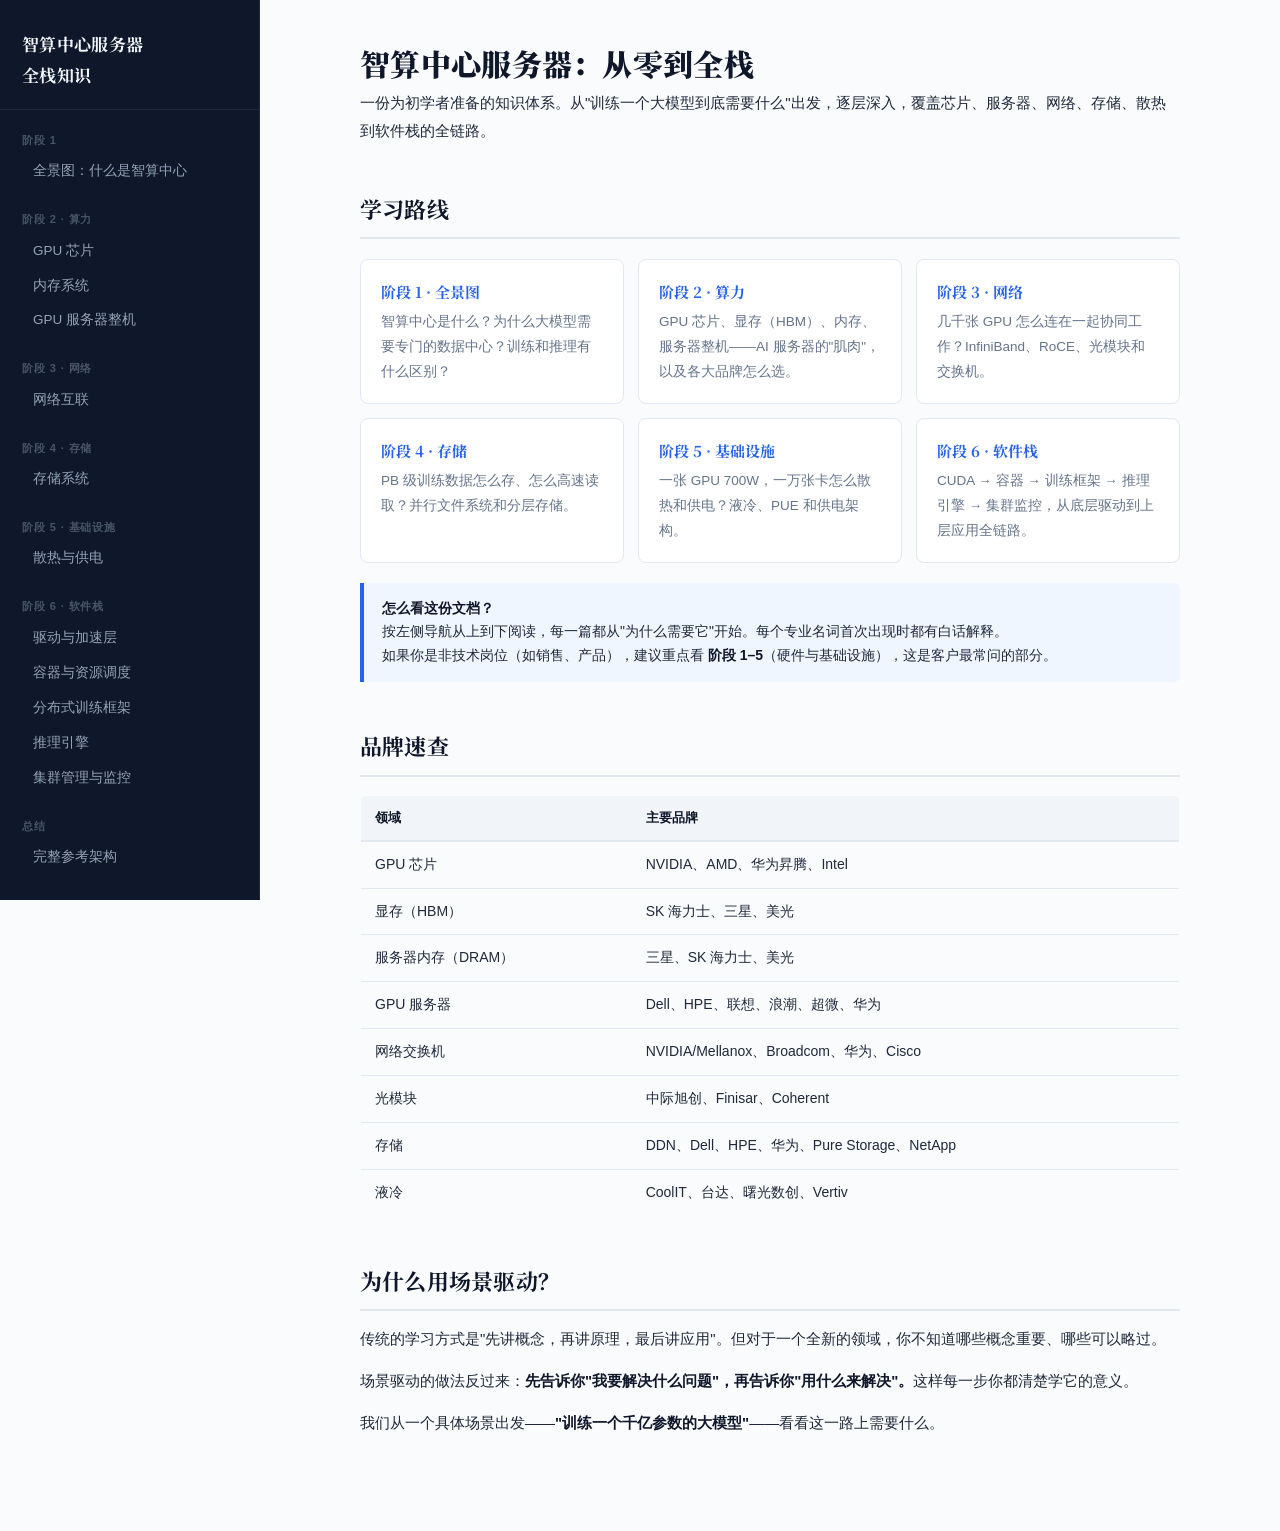
<file: index.html>
<!DOCTYPE html>
<html lang="zh-CN">
<head>
<meta charset="UTF-8">
<meta name="viewport" content="width=device-width, initial-scale=1.0">
<title>智算中心服务器全栈知识</title>
<link rel="stylesheet" href="css/style.css">
</head>
<body>

<nav class="sidebar">
  <h2>智算中心服务器<br>全栈知识</h2>

  <div class="stage-title">阶段 1</div>
  <a href="stages/01-overview.html">全景图：什么是智算中心</a>

  <div class="stage-title">阶段 2 · 算力</div>
  <a href="stages/02-1-gpu-chips.html">GPU 芯片</a>
  <a href="stages/02-2-memory.html">内存系统</a>
  <a href="stages/02-3-gpu-servers.html">GPU 服务器整机</a>

  <div class="stage-title">阶段 3 · 网络</div>
  <a href="stages/03-network.html">网络互联</a>

  <div class="stage-title">阶段 4 · 存储</div>
  <a href="stages/04-storage.html">存储系统</a>

  <div class="stage-title">阶段 5 · 基础设施</div>
  <a href="stages/05-cooling-power.html">散热与供电</a>

  <div class="stage-title">阶段 6 · 软件栈</div>
  <a href="stages/06-1-drivers.html">驱动与加速层</a>
  <a href="stages/06-2-containers.html">容器与资源调度</a>
  <a href="stages/06-3-training.html">分布式训练框架</a>
  <a href="stages/06-4-inference.html">推理引擎</a>
  <a href="stages/06-5-monitoring.html">集群管理与监控</a>

  <div class="stage-title">总结</div>
  <a href="stages/07-summary.html">完整参考架构</a>
</nav>

<main class="main">
  <h1>智算中心服务器：从零到全栈</h1>
  <p>一份为初学者准备的知识体系。从"训练一个大模型到底需要什么"出发，逐层深入，覆盖芯片、服务器、网络、存储、散热到软件栈的全链路。</p>

  <h2>学习路线</h2>
  <div class="concept-cards">
    <div class="concept-card">
      <h4>阶段 1 · 全景图</h4>
      <p>智算中心是什么？为什么大模型需要专门的数据中心？训练和推理有什么区别？</p>
    </div>
    <div class="concept-card">
      <h4>阶段 2 · 算力</h4>
      <p>GPU 芯片、显存（HBM）、内存、服务器整机——AI 服务器的"肌肉"，以及各大品牌怎么选。</p>
    </div>
    <div class="concept-card">
      <h4>阶段 3 · 网络</h4>
      <p>几千张 GPU 怎么连在一起协同工作？InfiniBand、RoCE、光模块和交换机。</p>
    </div>
    <div class="concept-card">
      <h4>阶段 4 · 存储</h4>
      <p>PB 级训练数据怎么存、怎么高速读取？并行文件系统和分层存储。</p>
    </div>
    <div class="concept-card">
      <h4>阶段 5 · 基础设施</h4>
      <p>一张 GPU 700W，一万张卡怎么散热和供电？液冷、PUE 和供电架构。</p>
    </div>
    <div class="concept-card">
      <h4>阶段 6 · 软件栈</h4>
      <p>CUDA → 容器 → 训练框架 → 推理引擎 → 集群监控，从底层驱动到上层应用全链路。</p>
    </div>
  </div>

  <div class="callout">
    <strong>怎么看这份文档？</strong><br>
    按左侧导航从上到下阅读，每一篇都从"为什么需要它"开始。每个专业名词首次出现时都有白话解释。<br>
    如果你是非技术岗位（如销售、产品），建议重点看 <strong>阶段 1–5</strong>（硬件与基础设施），这是客户最常问的部分。
  </div>

  <h2>品牌速查</h2>
  <table>
    <tr><th>领域</th><th>主要品牌</th></tr>
    <tr><td>GPU 芯片</td><td>NVIDIA、AMD、华为昇腾、Intel</td></tr>
    <tr><td>显存（HBM）</td><td>SK 海力士、三星、美光</td></tr>
    <tr><td>服务器内存（DRAM）</td><td>三星、SK 海力士、美光</td></tr>
    <tr><td>GPU 服务器</td><td>Dell、HPE、联想、浪潮、超微、华为</td></tr>
    <tr><td>网络交换机</td><td>NVIDIA/Mellanox、Broadcom、华为、Cisco</td></tr>
    <tr><td>光模块</td><td>中际旭创、Finisar、Coherent</td></tr>
    <tr><td>存储</td><td>DDN、Dell、HPE、华为、Pure Storage、NetApp</td></tr>
    <tr><td>液冷</td><td>CoolIT、台达、曙光数创、Vertiv</td></tr>
  </table>

  <h2>为什么用场景驱动？</h2>
  <p>传统的学习方式是"先讲概念，再讲原理，最后讲应用"。但对于一个全新的领域，你不知道哪些概念重要、哪些可以略过。</p>
  <p>场景驱动的做法反过来：<strong>先告诉你"我要解决什么问题"，再告诉你"用什么来解决"。</strong>这样每一步你都清楚学它的意义。</p>

  <p>我们从一个具体场景出发——<strong>"训练一个千亿参数的大模型"</strong>——看看这一路上需要什么。</p>
</main>

<script src="js/nav.js"></script>
</body>
</html>
</file>
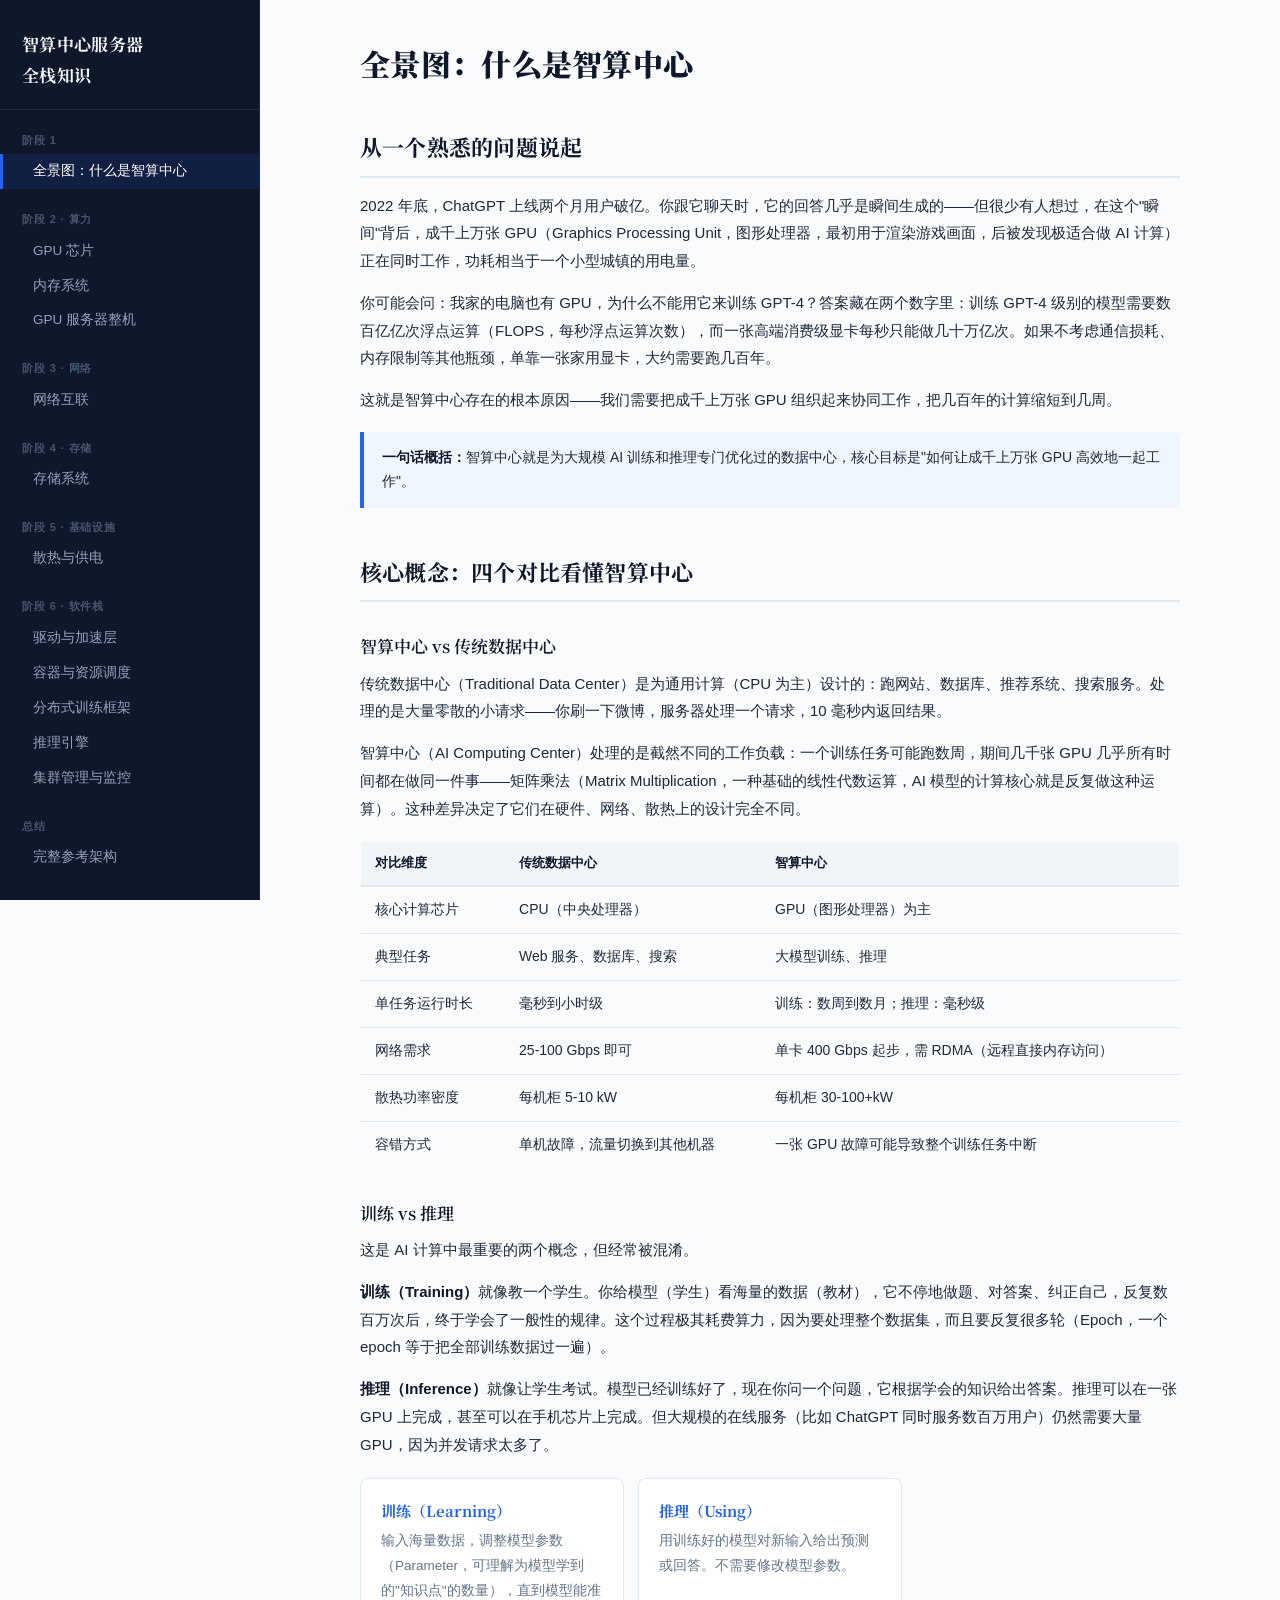
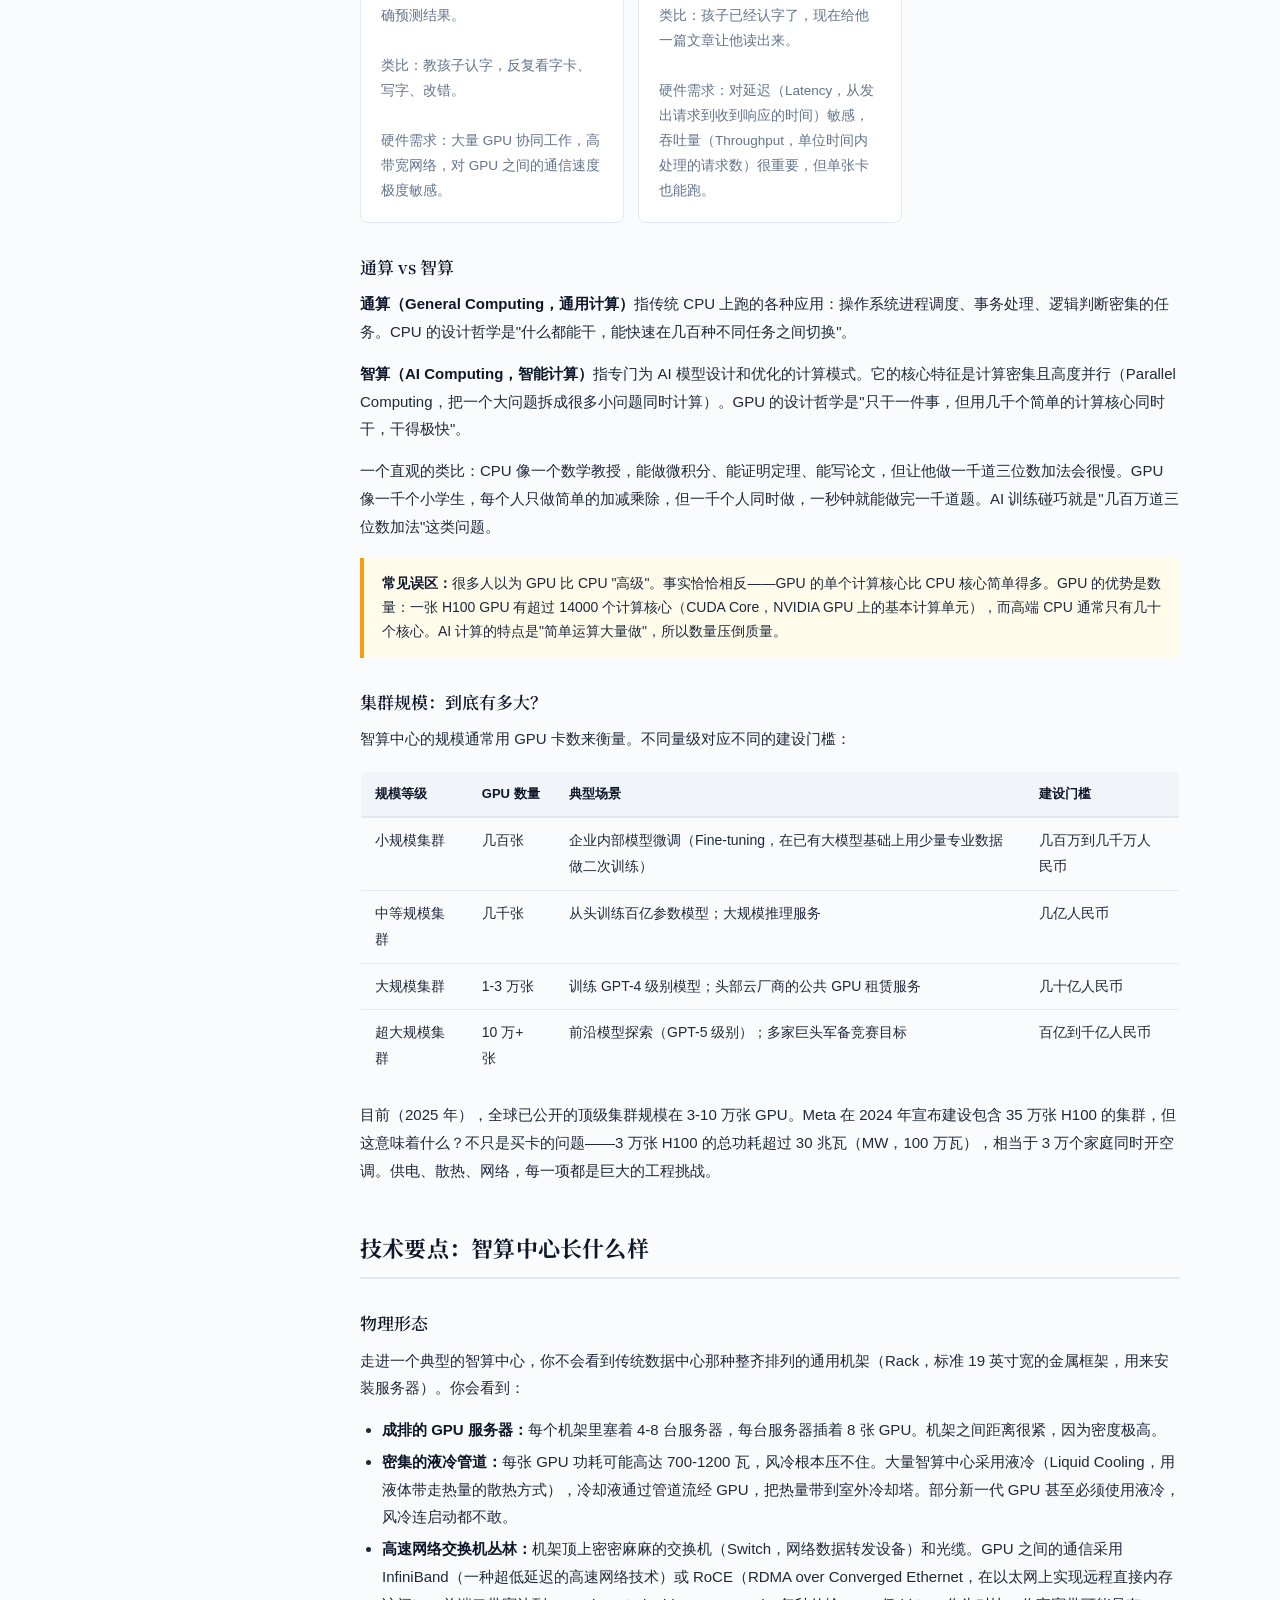
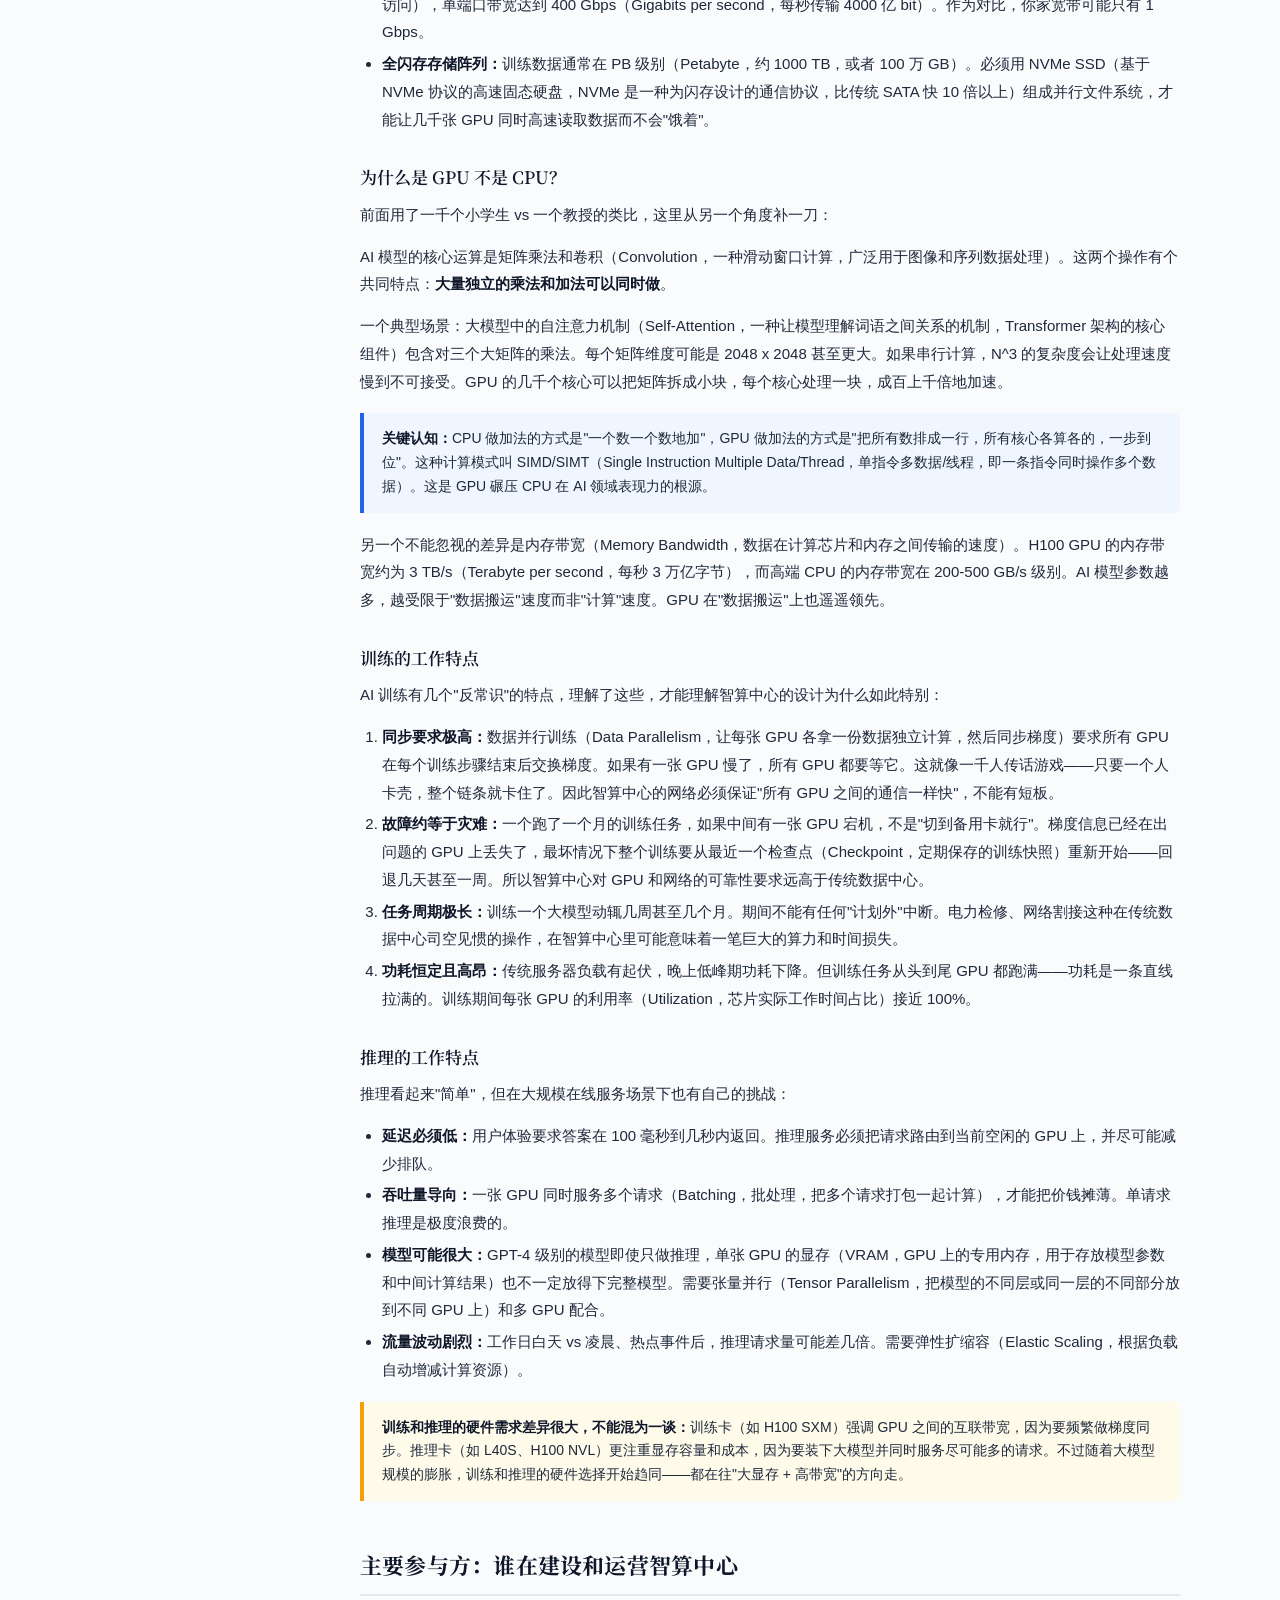
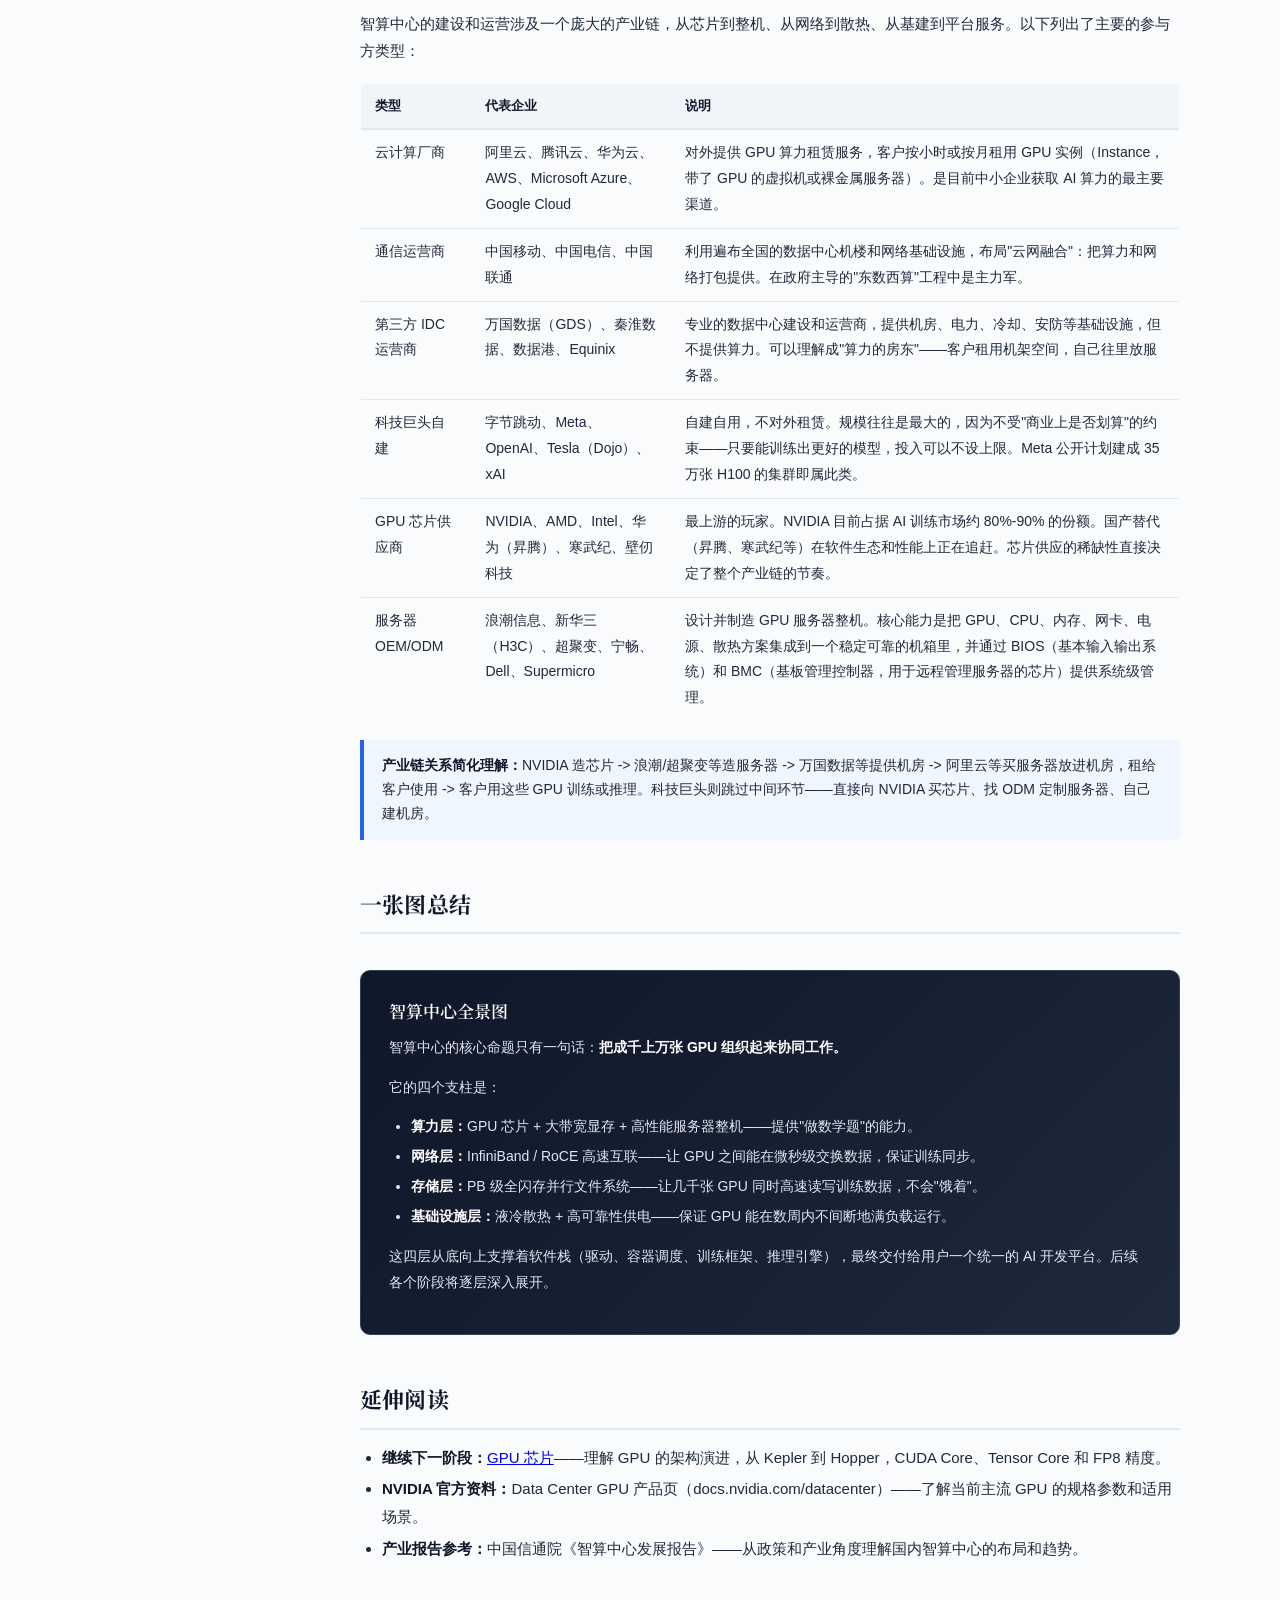
<file: stages/01-overview.html>
<!DOCTYPE html>
<html lang="zh-CN">
<head>
<meta charset="UTF-8">
<meta name="viewport" content="width=device-width, initial-scale=1.0">
<title>全景图：什么是智算中心 — 智算中心服务器全栈知识</title>
<link rel="stylesheet" href="../css/style.css">
</head>
<body>

<nav class="sidebar">
  <h2>智算中心服务器<br>全栈知识</h2>
  <div class="stage-title">阶段 1</div>
  <a href="01-overview.html">全景图：什么是智算中心</a>
  <div class="stage-title">阶段 2 · 算力</div>
  <a href="02-1-gpu-chips.html">GPU 芯片</a>
  <a href="02-2-memory.html">内存系统</a>
  <a href="02-3-gpu-servers.html">GPU 服务器整机</a>
  <div class="stage-title">阶段 3 · 网络</div>
  <a href="03-network.html">网络互联</a>
  <div class="stage-title">阶段 4 · 存储</div>
  <a href="04-storage.html">存储系统</a>
  <div class="stage-title">阶段 5 · 基础设施</div>
  <a href="05-cooling-power.html">散热与供电</a>
  <div class="stage-title">阶段 6 · 软件栈</div>
  <a href="06-1-drivers.html">驱动与加速层</a>
  <a href="06-2-containers.html">容器与资源调度</a>
  <a href="06-3-training.html">分布式训练框架</a>
  <a href="06-4-inference.html">推理引擎</a>
  <a href="06-5-monitoring.html">集群管理与监控</a>
  <div class="stage-title">总结</div>
  <a href="07-summary.html">完整参考架构</a>
</nav>

<main class="main">

<h1>全景图：什么是智算中心</h1>

<h2>从一个熟悉的问题说起</h2>

<p>
2022 年底，ChatGPT 上线两个月用户破亿。你跟它聊天时，它的回答几乎是瞬间生成的——但很少有人想过，在这个"瞬间"背后，成千上万张 GPU（Graphics Processing Unit，图形处理器，最初用于渲染游戏画面，后被发现极适合做 AI 计算）正在同时工作，功耗相当于一个小型城镇的用电量。
</p>

<p>
你可能会问：我家的电脑也有 GPU，为什么不能用它来训练 GPT-4？答案藏在两个数字里：训练 GPT-4 级别的模型需要数百亿亿次浮点运算（FLOPS，每秒浮点运算次数），而一张高端消费级显卡每秒只能做几十万亿次。如果不考虑通信损耗、内存限制等其他瓶颈，单靠一张家用显卡，大约需要跑几百年。
</p>

<p>
这就是智算中心存在的根本原因——我们需要把成千上万张 GPU 组织起来协同工作，把几百年的计算缩短到几周。
</p>

<div class="callout">
<strong>一句话概括：</strong>智算中心就是为大规模 AI 训练和推理专门优化过的数据中心，核心目标是"如何让成千上万张 GPU 高效地一起工作"。
</div>

<h2>核心概念：四个对比看懂智算中心</h2>

<h3>智算中心 vs 传统数据中心</h3>

<p>
传统数据中心（Traditional Data Center）是为通用计算（CPU 为主）设计的：跑网站、数据库、推荐系统、搜索服务。处理的是大量零散的小请求——你刷一下微博，服务器处理一个请求，10 毫秒内返回结果。
</p>

<p>
智算中心（AI Computing Center）处理的是截然不同的工作负载：一个训练任务可能跑数周，期间几千张 GPU 几乎所有时间都在做同一件事——矩阵乘法（Matrix Multiplication，一种基础的线性代数运算，AI 模型的计算核心就是反复做这种运算）。这种差异决定了它们在硬件、网络、散热上的设计完全不同。
</p>

<table>
  <tr>
    <th>对比维度</th>
    <th>传统数据中心</th>
    <th>智算中心</th>
  </tr>
  <tr>
    <td>核心计算芯片</td>
    <td>CPU（中央处理器）</td>
    <td>GPU（图形处理器）为主</td>
  </tr>
  <tr>
    <td>典型任务</td>
    <td>Web 服务、数据库、搜索</td>
    <td>大模型训练、推理</td>
  </tr>
  <tr>
    <td>单任务运行时长</td>
    <td>毫秒到小时级</td>
    <td>训练：数周到数月；推理：毫秒级</td>
  </tr>
  <tr>
    <td>网络需求</td>
    <td>25-100 Gbps 即可</td>
    <td>单卡 400 Gbps 起步，需 RDMA（远程直接内存访问）</td>
  </tr>
  <tr>
    <td>散热功率密度</td>
    <td>每机柜 5-10 kW</td>
    <td>每机柜 30-100+kW</td>
  </tr>
  <tr>
    <td>容错方式</td>
    <td>单机故障，流量切换到其他机器</td>
    <td>一张 GPU 故障可能导致整个训练任务中断</td>
  </tr>
</table>

<h3>训练 vs 推理</h3>

<p>
这是 AI 计算中最重要的两个概念，但经常被混淆。
</p>

<p>
<strong>训练（Training）</strong>就像教一个学生。你给模型（学生）看海量的数据（教材），它不停地做题、对答案、纠正自己，反复数百万次后，终于学会了一般性的规律。这个过程极其耗费算力，因为要处理整个数据集，而且要反复很多轮（Epoch，一个 epoch 等于把全部训练数据过一遍）。
</p>

<p>
<strong>推理（Inference）</strong>就像让学生考试。模型已经训练好了，现在你问一个问题，它根据学会的知识给出答案。推理可以在一张 GPU 上完成，甚至可以在手机芯片上完成。但大规模的在线服务（比如 ChatGPT 同时服务数百万用户）仍然需要大量 GPU，因为并发请求太多了。
</p>

<div class="concept-cards">
  <div class="concept-card">
    <h4>训练（Learning）</h4>
    <p>输入海量数据，调整模型参数（Parameter，可理解为模型学到的"知识点"的数量），直到模型能准确预测结果。<br><br>类比：教孩子认字，反复看字卡、写字、改错。<br><br>硬件需求：大量 GPU 协同工作，高带宽网络，对 GPU 之间的通信速度极度敏感。</p>
  </div>
  <div class="concept-card">
    <h4>推理（Using）</h4>
    <p>用训练好的模型对新输入给出预测或回答。不需要修改模型参数。<br><br>类比：孩子已经认字了，现在给他一篇文章让他读出来。<br><br>硬件需求：对延迟（Latency，从发出请求到收到响应的时间）敏感，吞吐量（Throughput，单位时间内处理的请求数）很重要，但单张卡也能跑。</p>
  </div>
</div>

<h3>通算 vs 智算</h3>

<p>
<strong>通算（General Computing，通用计算）</strong>指传统 CPU 上跑的各种应用：操作系统进程调度、事务处理、逻辑判断密集的任务。CPU 的设计哲学是"什么都能干，能快速在几百种不同任务之间切换"。
</p>

<p>
<strong>智算（AI Computing，智能计算）</strong>指专门为 AI 模型设计和优化的计算模式。它的核心特征是计算密集且高度并行（Parallel Computing，把一个大问题拆成很多小问题同时计算）。GPU 的设计哲学是"只干一件事，但用几千个简单的计算核心同时干，干得极快"。
</p>

<p>
一个直观的类比：CPU 像一个数学教授，能做微积分、能证明定理、能写论文，但让他做一千道三位数加法会很慢。GPU 像一千个小学生，每个人只做简单的加减乘除，但一千个人同时做，一秒钟就能做完一千道题。AI 训练碰巧就是"几百万道三位数加法"这类问题。
</p>

<div class="callout warn">
<strong>常见误区：</strong>很多人以为 GPU 比 CPU "高级"。事实恰恰相反——GPU 的单个计算核心比 CPU 核心简单得多。GPU 的优势是数量：一张 H100 GPU 有超过 14000 个计算核心（CUDA Core，NVIDIA GPU 上的基本计算单元），而高端 CPU 通常只有几十个核心。AI 计算的特点是"简单运算大量做"，所以数量压倒质量。
</div>

<h3>集群规模：到底有多大？</h3>

<p>
智算中心的规模通常用 GPU 卡数来衡量。不同量级对应不同的建设门槛：
</p>

<table>
  <tr>
    <th>规模等级</th>
    <th>GPU 数量</th>
    <th>典型场景</th>
    <th>建设门槛</th>
  </tr>
  <tr>
    <td>小规模集群</td>
    <td>几百张</td>
    <td>企业内部模型微调（Fine-tuning，在已有大模型基础上用少量专业数据做二次训练）</td>
    <td>几百万到几千万人民币</td>
  </tr>
  <tr>
    <td>中等规模集群</td>
    <td>几千张</td>
    <td>从头训练百亿参数模型；大规模推理服务</td>
    <td>几亿人民币</td>
  </tr>
  <tr>
    <td>大规模集群</td>
    <td>1-3 万张</td>
    <td>训练 GPT-4 级别模型；头部云厂商的公共 GPU 租赁服务</td>
    <td>几十亿人民币</td>
  </tr>
  <tr>
    <td>超大规模集群</td>
    <td>10 万+ 张</td>
    <td>前沿模型探索（GPT-5 级别）；多家巨头军备竞赛目标</td>
    <td>百亿到千亿人民币</td>
  </tr>
</table>

<p>
目前（2025 年），全球已公开的顶级集群规模在 3-10 万张 GPU。Meta 在 2024 年宣布建设包含 35 万张 H100 的集群，但这意味着什么？不只是买卡的问题——3 万张 H100 的总功耗超过 30 兆瓦（MW，100 万瓦），相当于 3 万个家庭同时开空调。供电、散热、网络，每一项都是巨大的工程挑战。
</p>

<h2>技术要点：智算中心长什么样</h2>

<h3>物理形态</h3>

<p>
走进一个典型的智算中心，你不会看到传统数据中心那种整齐排列的通用机架（Rack，标准 19 英寸宽的金属框架，用来安装服务器）。你会看到：
</p>

<ul>
  <li><strong>成排的 GPU 服务器：</strong>每个机架里塞着 4-8 台服务器，每台服务器插着 8 张 GPU。机架之间距离很紧，因为密度极高。</li>
  <li><strong>密集的液冷管道：</strong>每张 GPU 功耗可能高达 700-1200 瓦，风冷根本压不住。大量智算中心采用液冷（Liquid Cooling，用液体带走热量的散热方式），冷却液通过管道流经 GPU，把热量带到室外冷却塔。部分新一代 GPU 甚至必须使用液冷，风冷连启动都不敢。</li>
  <li><strong>高速网络交换机丛林：</strong>机架顶上密密麻麻的交换机（Switch，网络数据转发设备）和光缆。GPU 之间的通信采用 InfiniBand（一种超低延迟的高速网络技术）或 RoCE（RDMA over Converged Ethernet，在以太网上实现远程直接内存访问），单端口带宽达到 400 Gbps（Gigabits per second，每秒传输 4000 亿 bit）。作为对比，你家宽带可能只有 1 Gbps。</li>
  <li><strong>全闪存存储阵列：</strong>训练数据通常在 PB 级别（Petabyte，约 1000 TB，或者 100 万 GB）。必须用 NVMe SSD（基于 NVMe 协议的高速固态硬盘，NVMe 是一种为闪存设计的通信协议，比传统 SATA 快 10 倍以上）组成并行文件系统，才能让几千张 GPU 同时高速读取数据而不会"饿着"。</li>
</ul>

<h3>为什么是 GPU 不是 CPU？</h3>

<p>
前面用了一千个小学生 vs 一个教授的类比，这里从另一个角度补一刀：
</p>

<p>
AI 模型的核心运算是矩阵乘法和卷积（Convolution，一种滑动窗口计算，广泛用于图像和序列数据处理）。这两个操作有个共同特点：<strong>大量独立的乘法和加法可以同时做</strong>。
</p>

<p>
一个典型场景：大模型中的自注意力机制（Self-Attention，一种让模型理解词语之间关系的机制，Transformer 架构的核心组件）包含对三个大矩阵的乘法。每个矩阵维度可能是 2048 x 2048 甚至更大。如果串行计算，N^3 的复杂度会让处理速度慢到不可接受。GPU 的几千个核心可以把矩阵拆成小块，每个核心处理一块，成百上千倍地加速。
</p>

<div class="callout">
<strong>关键认知：</strong>CPU 做加法的方式是"一个数一个数地加"，GPU 做加法的方式是"把所有数排成一行，所有核心各算各的，一步到位"。这种计算模式叫 SIMD/SIMT（Single Instruction Multiple Data/Thread，单指令多数据/线程，即一条指令同时操作多个数据）。这是 GPU 碾压 CPU 在 AI 领域表现力的根源。
</div>

<p>
另一个不能忽视的差异是内存带宽（Memory Bandwidth，数据在计算芯片和内存之间传输的速度）。H100 GPU 的内存带宽约为 3 TB/s（Terabyte per second，每秒 3 万亿字节），而高端 CPU 的内存带宽在 200-500 GB/s 级别。AI 模型参数越多，越受限于"数据搬运"速度而非"计算"速度。GPU 在"数据搬运"上也遥遥领先。
</p>

<h3>训练的工作特点</h3>

<p>
AI 训练有几个"反常识"的特点，理解了这些，才能理解智算中心的设计为什么如此特别：
</p>

<ol>
  <li><strong>同步要求极高：</strong>数据并行训练（Data Parallelism，让每张 GPU 各拿一份数据独立计算，然后同步梯度）要求所有 GPU 在每个训练步骤结束后交换梯度。如果有一张 GPU 慢了，所有 GPU 都要等它。这就像一千人传话游戏——只要一个人卡壳，整个链条就卡住了。因此智算中心的网络必须保证"所有 GPU 之间的通信一样快"，不能有短板。</li>
  <li><strong>故障约等于灾难：</strong>一个跑了一个月的训练任务，如果中间有一张 GPU 宕机，不是"切到备用卡就行"。梯度信息已经在出问题的 GPU 上丢失了，最坏情况下整个训练要从最近一个检查点（Checkpoint，定期保存的训练快照）重新开始——回退几天甚至一周。所以智算中心对 GPU 和网络的可靠性要求远高于传统数据中心。</li>
  <li><strong>任务周期极长：</strong>训练一个大模型动辄几周甚至几个月。期间不能有任何"计划外"中断。电力检修、网络割接这种在传统数据中心司空见惯的操作，在智算中心里可能意味着一笔巨大的算力和时间损失。</li>
  <li><strong>功耗恒定且高昂：</strong>传统服务器负载有起伏，晚上低峰期功耗下降。但训练任务从头到尾 GPU 都跑满——功耗是一条直线拉满的。训练期间每张 GPU 的利用率（Utilization，芯片实际工作时间占比）接近 100%。</li>
</ol>

<h3>推理的工作特点</h3>

<p>
推理看起来"简单"，但在大规模在线服务场景下也有自己的挑战：
</p>

<ul>
  <li><strong>延迟必须低：</strong>用户体验要求答案在 100 毫秒到几秒内返回。推理服务必须把请求路由到当前空闲的 GPU 上，并尽可能减少排队。</li>
  <li><strong>吞吐量导向：</strong>一张 GPU 同时服务多个请求（Batching，批处理，把多个请求打包一起计算），才能把价钱摊薄。单请求推理是极度浪费的。</li>
  <li><strong>模型可能很大：</strong>GPT-4 级别的模型即使只做推理，单张 GPU 的显存（VRAM，GPU 上的专用内存，用于存放模型参数和中间计算结果）也不一定放得下完整模型。需要张量并行（Tensor Parallelism，把模型的不同层或同一层的不同部分放到不同 GPU 上）和多 GPU 配合。</li>
  <li><strong>流量波动剧烈：</strong>工作日白天 vs 凌晨、热点事件后，推理请求量可能差几倍。需要弹性扩缩容（Elastic Scaling，根据负载自动增减计算资源）。</li>
</ul>

<div class="callout warn">
<strong>训练和推理的硬件需求差异很大，不能混为一谈：</strong>训练卡（如 H100 SXM）强调 GPU 之间的互联带宽，因为要频繁做梯度同步。推理卡（如 L40S、H100 NVL）更注重显存容量和成本，因为要装下大模型并同时服务尽可能多的请求。不过随着大模型规模的膨胀，训练和推理的硬件选择开始趋同——都在往"大显存 + 高带宽"的方向走。
</div>

<h2>主要参与方：谁在建设和运营智算中心</h2>

<p>
智算中心的建设和运营涉及一个庞大的产业链，从芯片到整机、从网络到散热、从基建到平台服务。以下列出了主要的参与方类型：
</p>

<table>
  <tr>
    <th>类型</th>
    <th>代表企业</th>
    <th>说明</th>
  </tr>
  <tr>
    <td>云计算厂商</td>
    <td>阿里云、腾讯云、华为云、AWS、Microsoft Azure、Google Cloud</td>
    <td>对外提供 GPU 算力租赁服务，客户按小时或按月租用 GPU 实例（Instance，带了 GPU 的虚拟机或裸金属服务器）。是目前中小企业获取 AI 算力的最主要渠道。</td>
  </tr>
  <tr>
    <td>通信运营商</td>
    <td>中国移动、中国电信、中国联通</td>
    <td>利用遍布全国的数据中心机楼和网络基础设施，布局"云网融合"：把算力和网络打包提供。在政府主导的"东数西算"工程中是主力军。</td>
  </tr>
  <tr>
    <td>第三方 IDC 运营商</td>
    <td>万国数据（GDS）、秦淮数据、数据港、Equinix</td>
    <td>专业的数据中心建设和运营商，提供机房、电力、冷却、安防等基础设施，但不提供算力。可以理解成"算力的房东"——客户租用机架空间，自己往里放服务器。</td>
  </tr>
  <tr>
    <td>科技巨头自建</td>
    <td>字节跳动、Meta、OpenAI、Tesla（Dojo）、xAI</td>
    <td>自建自用，不对外租赁。规模往往是最大的，因为不受"商业上是否划算"的约束——只要能训练出更好的模型，投入可以不设上限。Meta 公开计划建成 35 万张 H100 的集群即属此类。</td>
  </tr>
  <tr>
    <td>GPU 芯片供应商</td>
    <td>NVIDIA、AMD、Intel、华为（昇腾）、寒武纪、壁仞科技</td>
    <td>最上游的玩家。NVIDIA 目前占据 AI 训练市场约 80%-90% 的份额。国产替代（昇腾、寒武纪等）在软件生态和性能上正在追赶。芯片供应的稀缺性直接决定了整个产业链的节奏。</td>
  </tr>
  <tr>
    <td>服务器 OEM/ODM</td>
    <td>浪潮信息、新华三（H3C）、超聚变、宁畅、Dell、Supermicro</td>
    <td>设计并制造 GPU 服务器整机。核心能力是把 GPU、CPU、内存、网卡、电源、散热方案集成到一个稳定可靠的机箱里，并通过 BIOS（基本输入输出系统）和 BMC（基板管理控制器，用于远程管理服务器的芯片）提供系统级管理。</td>
  </tr>
</table>

<div class="callout">
<strong>产业链关系简化理解：</strong>NVIDIA 造芯片 -> 浪潮/超聚变等造服务器 -> 万国数据等提供机房 -> 阿里云等买服务器放进机房，租给客户使用 -> 客户用这些 GPU 训练或推理。科技巨头则跳过中间环节——直接向 NVIDIA 买芯片、找 ODM 定制服务器、自己建机房。
</div>

<h2>一张图总结</h2>

<div class="summary-box">
<h3>智算中心全景图</h3>
<p>
智算中心的核心命题只有一句话：<strong>把成千上万张 GPU 组织起来协同工作。</strong>
</p>
<p>
它的四个支柱是：
</p>
<ul>
  <li><strong>算力层：</strong>GPU 芯片 + 大带宽显存 + 高性能服务器整机——提供"做数学题"的能力。</li>
  <li><strong>网络层：</strong>InfiniBand / RoCE 高速互联——让 GPU 之间能在微秒级交换数据，保证训练同步。</li>
  <li><strong>存储层：</strong>PB 级全闪存并行文件系统——让几千张 GPU 同时高速读写训练数据，不会"饿着"。</li>
  <li><strong>基础设施层：</strong>液冷散热 + 高可靠性供电——保证 GPU 能在数周内不间断地满负载运行。</li>
</ul>
<p>
这四层从底向上支撑着软件栈（驱动、容器调度、训练框架、推理引擎），最终交付给用户一个统一的 AI 开发平台。后续各个阶段将逐层深入展开。
</p>
</div>

<h2>延伸阅读</h2>

<ul>
  <li><strong>继续下一阶段：</strong><a href="02-1-gpu-chips.html">GPU 芯片</a>——理解 GPU 的架构演进，从 Kepler 到 Hopper，CUDA Core、Tensor Core 和 FP8 精度。</li>
  <li><strong>NVIDIA 官方资料：</strong>Data Center GPU 产品页（docs.nvidia.com/datacenter）——了解当前主流 GPU 的规格参数和适用场景。</li>
  <li><strong>产业报告参考：</strong>中国信通院《智算中心发展报告》——从政策和产业角度理解国内智算中心的布局和趋势。</li>
</ul>

</main>

<script src="../js/nav.js"></script>
</body>
</html>
</file>
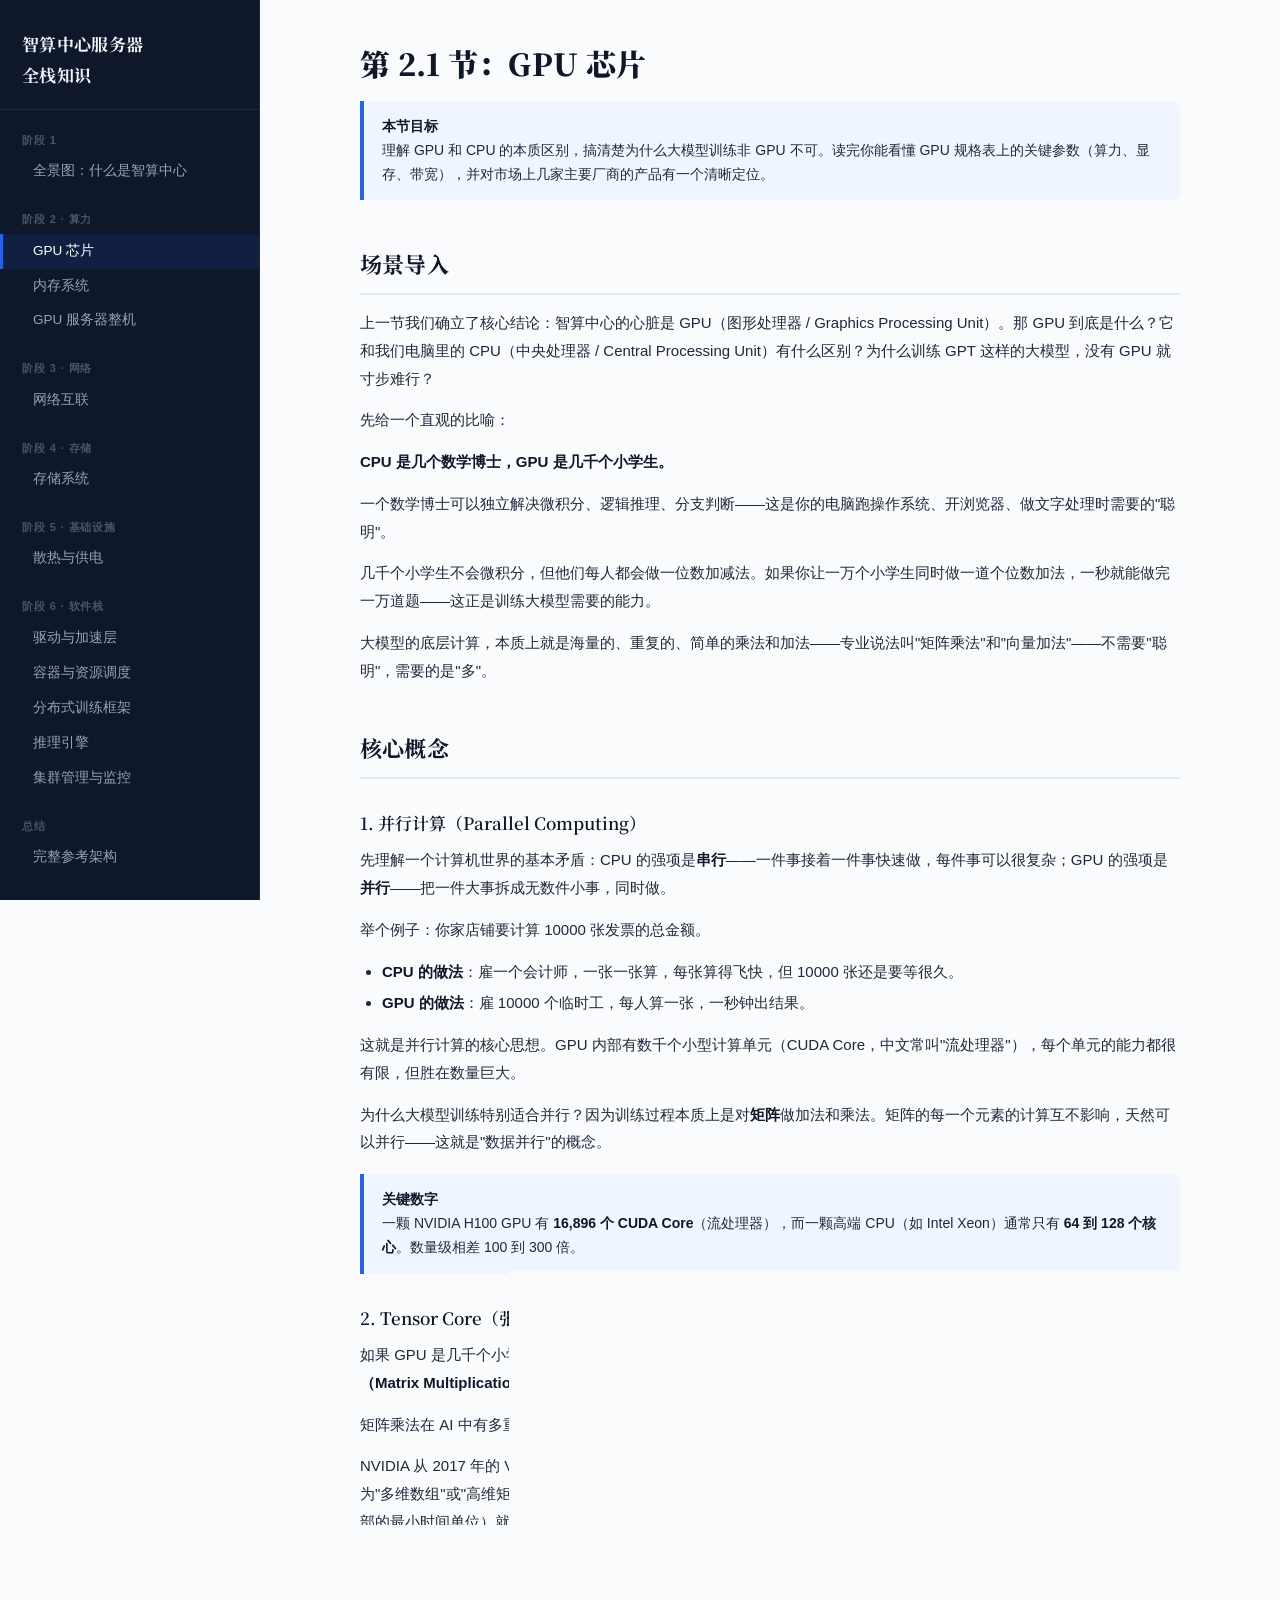
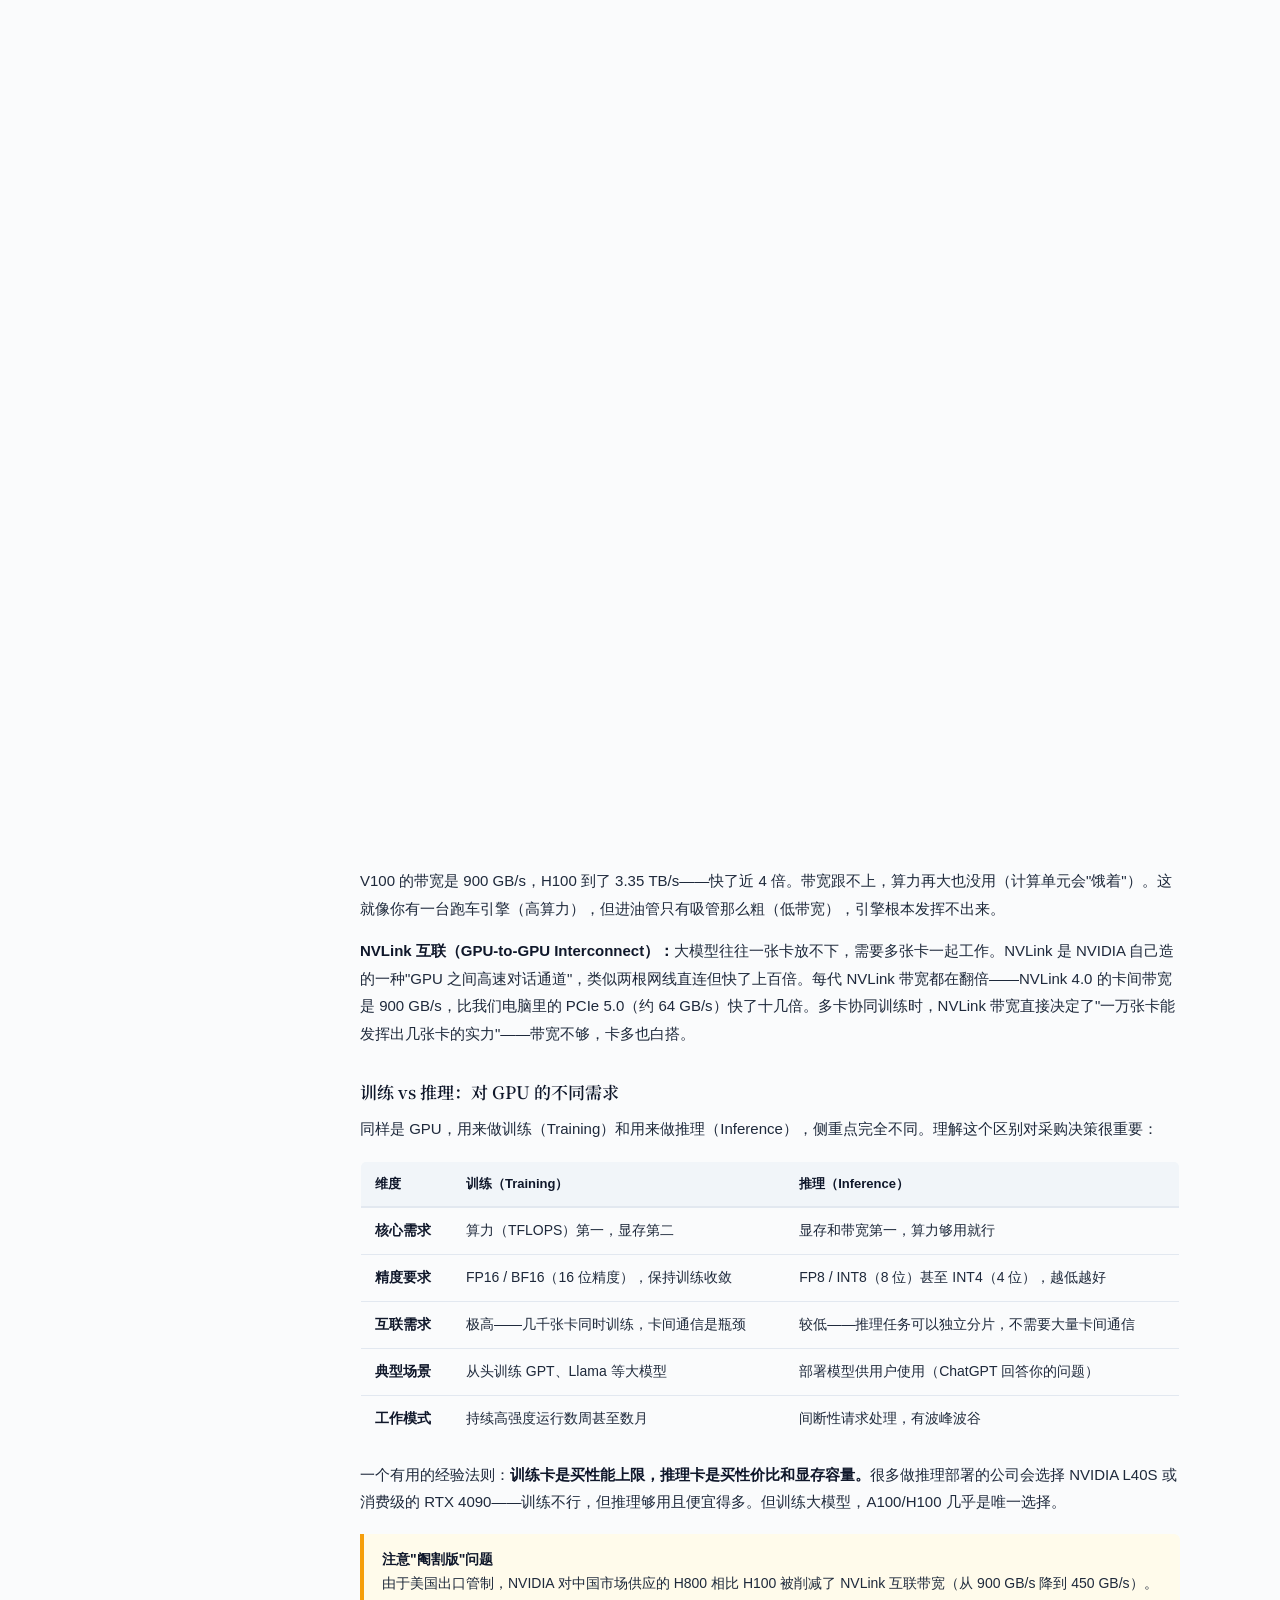
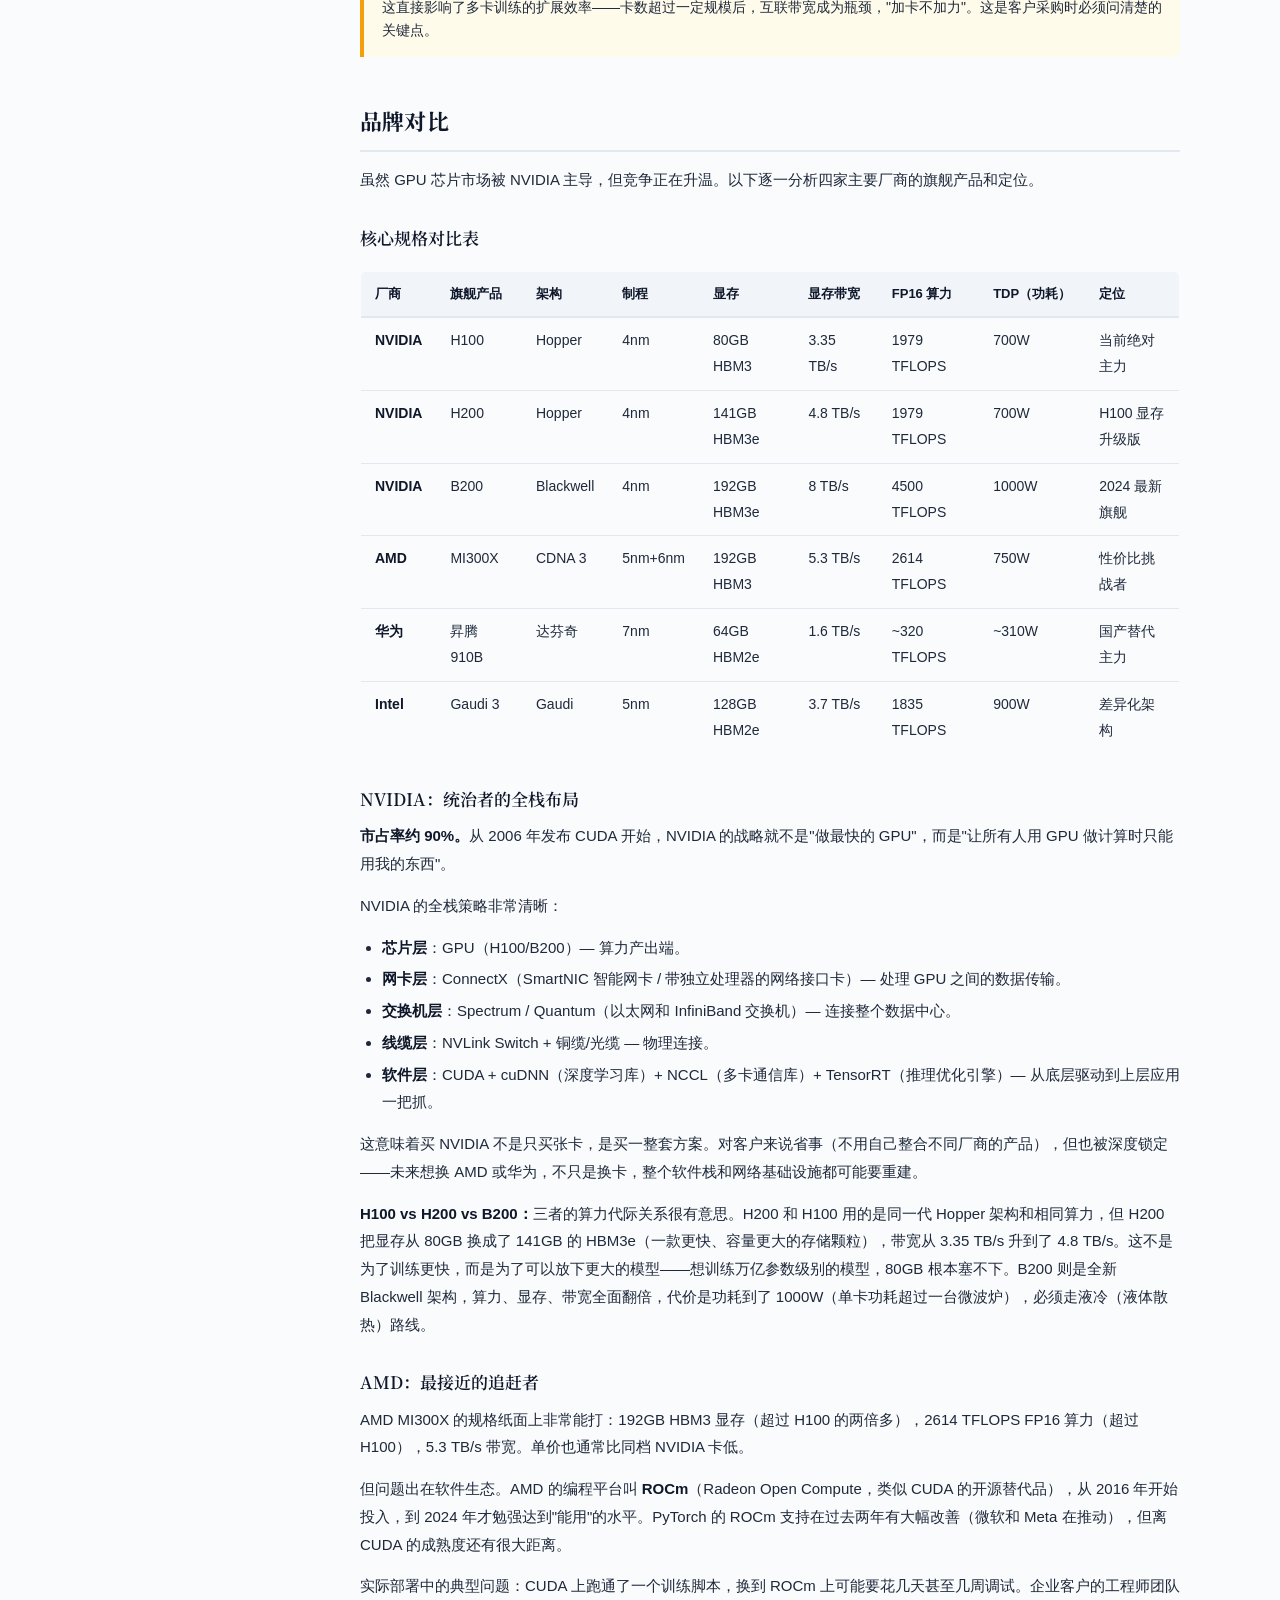
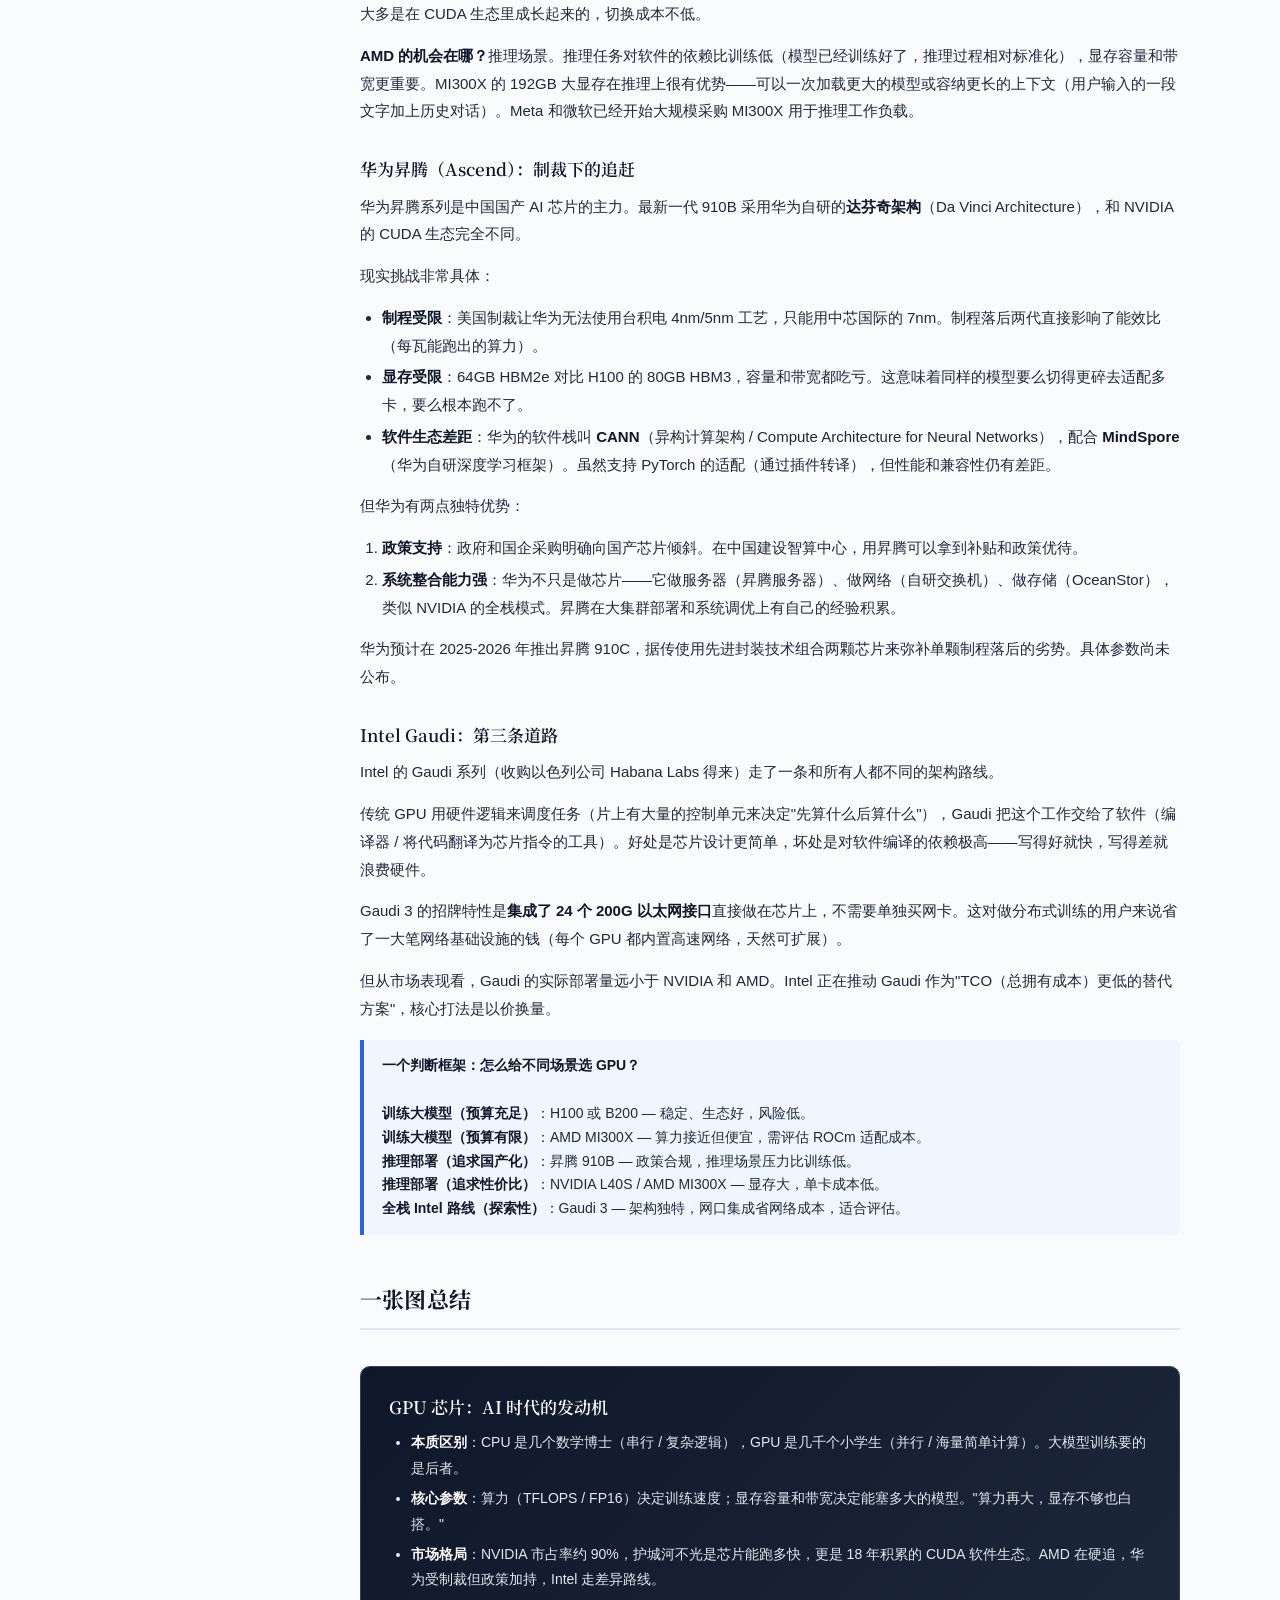
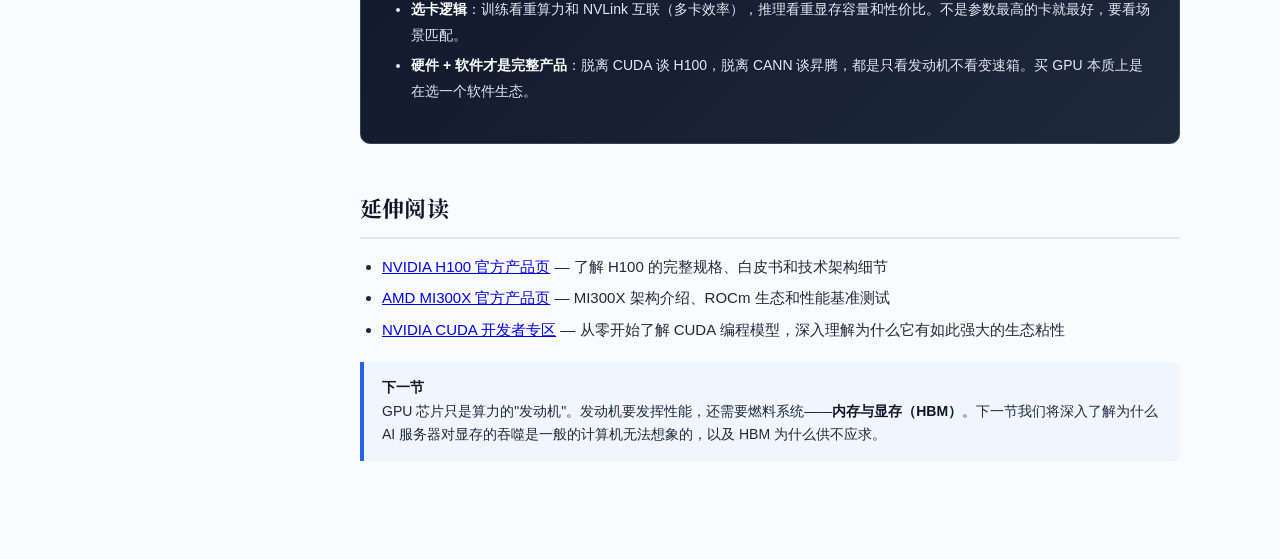
<file: stages/02-1-gpu-chips.html>
<!DOCTYPE html>
<html lang="zh-CN">
<head>
<meta charset="UTF-8">
<meta name="viewport" content="width=device-width, initial-scale=1.0">
<title>GPU 芯片 — 智算中心服务器全栈知识</title>
<link rel="stylesheet" href="../css/style.css">
</head>
<body>

<nav class="sidebar">
  <h2>智算中心服务器<br>全栈知识</h2>
  <div class="stage-title">阶段 1</div>
  <a href="01-overview.html">全景图：什么是智算中心</a>
  <div class="stage-title">阶段 2 · 算力</div>
  <a href="02-1-gpu-chips.html">GPU 芯片</a>
  <a href="02-2-memory.html">内存系统</a>
  <a href="02-3-gpu-servers.html">GPU 服务器整机</a>
  <div class="stage-title">阶段 3 · 网络</div>
  <a href="03-network.html">网络互联</a>
  <div class="stage-title">阶段 4 · 存储</div>
  <a href="04-storage.html">存储系统</a>
  <div class="stage-title">阶段 5 · 基础设施</div>
  <a href="05-cooling-power.html">散热与供电</a>
  <div class="stage-title">阶段 6 · 软件栈</div>
  <a href="06-1-drivers.html">驱动与加速层</a>
  <a href="06-2-containers.html">容器与资源调度</a>
  <a href="06-3-training.html">分布式训练框架</a>
  <a href="06-4-inference.html">推理引擎</a>
  <a href="06-5-monitoring.html">集群管理与监控</a>
  <div class="stage-title">总结</div>
  <a href="07-summary.html">完整参考架构</a>
</nav>

<main class="main">

<h1>第 2.1 节：GPU 芯片</h1>

<div class="callout">
  <strong>本节目标</strong><br>
  理解 GPU 和 CPU 的本质区别，搞清楚为什么大模型训练非 GPU 不可。读完你能看懂 GPU 规格表上的关键参数（算力、显存、带宽），并对市场上几家主要厂商的产品有一个清晰定位。
</div>

<h2>场景导入</h2>

<p>上一节我们确立了核心结论：智算中心的心脏是 GPU（图形处理器 / Graphics Processing Unit）。那 GPU 到底是什么？它和我们电脑里的 CPU（中央处理器 / Central Processing Unit）有什么区别？为什么训练 GPT 这样的大模型，没有 GPU 就寸步难行？</p>

<p>先给一个直观的比喻：</p>

<p><strong>CPU 是几个数学博士，GPU 是几千个小学生。</strong></p>

<p>一个数学博士可以独立解决微积分、逻辑推理、分支判断——这是你的电脑跑操作系统、开浏览器、做文字处理时需要的"聪明"。</p>

<p>几千个小学生不会微积分，但他们每人都会做一位数加减法。如果你让一万个小学生同时做一道个位数加法，一秒就能做完一万道题——这正是训练大模型需要的能力。</p>

<p>大模型的底层计算，本质上就是海量的、重复的、简单的乘法和加法——专业说法叫"矩阵乘法"和"向量加法"——不需要"聪明"，需要的是"多"。</p>

<h2>核心概念</h2>

<h3>1. 并行计算（Parallel Computing）</h3>

<p>先理解一个计算机世界的基本矛盾：CPU 的强项是<strong>串行</strong>——一件事接着一件事快速做，每件事可以很复杂；GPU 的强项是<strong>并行</strong>——把一件大事拆成无数件小事，同时做。</p>

<p>举个例子：你家店铺要计算 10000 张发票的总金额。</p>

<ul>
  <li><strong>CPU 的做法</strong>：雇一个会计师，一张一张算，每张算得飞快，但 10000 张还是要等很久。</li>
  <li><strong>GPU 的做法</strong>：雇 10000 个临时工，每人算一张，一秒钟出结果。</li>
</ul>

<p>这就是并行计算的核心思想。GPU 内部有数千个小型计算单元（CUDA Core，中文常叫"流处理器"），每个单元的能力都很有限，但胜在数量巨大。</p>

<p>为什么大模型训练特别适合并行？因为训练过程本质上是对<strong>矩阵</strong>做加法和乘法。矩阵的每一个元素的计算互不影响，天然可以并行——这就是"数据并行"的概念。</p>

<div class="callout">
  <strong>关键数字</strong><br>
  一颗 NVIDIA H100 GPU 有 <strong>16,896 个 CUDA Core</strong>（流处理器），而一颗高端 CPU（如 Intel Xeon）通常只有 <strong>64 到 128 个核心</strong>。数量级相差 100 到 300 倍。
</div>

<h3>2. Tensor Core（张量核心）</h3>

<p>如果 GPU 是几千个小学生，那 Tensor Core 就是每个小学生手里的<strong>计算器</strong>——专门用来做一种特定运算：<strong>矩阵乘法（Matrix Multiplication）</strong>。</p>

<p>矩阵乘法在 AI 中有多重要？简单说：你向大模型提问，模型给出的每个回答，背后都是几亿甚至几百亿次矩阵乘法。</p>

<p>NVIDIA 从 2017 年的 Volta 架构开始，在 GPU 内部专门嵌入了一种硬件单元叫 Tensor Core（张量核心，张量可以理解为"多维数组"或"高维矩阵"）。传统的 CUDA Core 要做很多步才能完成一次矩阵乘法，Tensor Core 一个时钟周期（芯片内部的最小时间单位）就能完成。</p>

<p>打个比方：</p>
<ul>
  <li>一个 CUDA Core 像一台通用计算器——加减乘除都能做，但每次只能算一个数。</li>
  <li>一个 Tensor Core 像一台矩阵计算器——按一个键就能同时算出 4x4 矩阵的乘积（16 个乘法和 12 个加法），一步到位。</li>
</ul>

<p>这不是编程技巧，是<strong>物理上的硬件差异</strong>。芯片上专门划了一块区域给 Tensor Core，面积很宝贵。NVIDIA 敢这么做的原因也很直接：AI 需求爆发后，GPU 的主要客户买来就是做 AI 的，游戏玩家已经不是主力了。与其留着通用计算能力吃灰，不如把芯片面积砸在矩阵运算上。</p>

<p>这也是为什么同样功率下，用 GPU 做 AI 训练比用 CPU 快几十到几百倍——不光是因为核心多，还因为每个核心的<strong>计算效率</strong>远比 CPU 高。</p>

<h3>3. TFLOPS：衡量 GPU 算力的标准</h3>

<p>TFLOPS 的全称是 Trillions (Tera) Floating-point Operations Per Second——<strong>每秒万亿次浮点运算</strong>。"浮点"指的是小数，因为 AI 计算中大量的参数（权重）是小数。</p>

<p>这里最关键的一个认知：<strong>不同精度的 TFLOPS 不能直接比较</strong>。</p>

<p>精度（Precision）决定了计算时保留多少位小数：</p>
<ul>
  <li><strong>FP64（双精度浮点 / 64 位）</strong>：最高精度，用于科学模拟和气象计算。保留约 15 位有效数字。</li>
  <li><strong>FP32（单精度浮点 / 32 位）</strong>：常规精度，传统图形渲染和部分 AI 任务使用。</li>
  <li><strong>FP16（半精度浮点 / 16 位）</strong>：<strong>AI 训练的事实标准精度</strong>。用一半的位数换来快一倍的吞吐，精度损失在百万级参数下几乎为零。</li>
  <li><strong>BF16（Brain Float 16 / 脑浮点）</strong>：Google 提出的一种 16 位格式，范围和 FP32 一样大，精度偏低，但神经网络对精度不敏感对范围敏感。</li>
  <li><strong>FP8 / INT8 / INT4（8 位 / 4 位）</strong>：推理（Inference）时常用的更低精度，以极小精度代价换更大速度提升。</li>
</ul>

<p>所以看规格表时，一定要先问："你说的 TFLOPS 是 FP16 还是 INT8 的？"同一颗芯，FP16 可能是 1000 TFLOPS，INT8 可能达到 2000 TFLOPS。厂商总是挑最大的数字宣传。</p>

<div class="callout warn">
  <strong>防坑指南</strong><br>
  销售或采购中，有人会用"这颗卡 4000 TFLOPS"来证明比"1979 TFLOPS 的 H100"强。但如果不指明精度，这个数字没有意义。统一的比较基准通常是 <strong>FP16 算力</strong>，因为这是大模型训练最常用的精度。
</div>

<p>算力数字的具体意义是什么？以 NVIDIA H100 的 1979 TFLOPS（FP16）为例：</p>
<ul>
  <li>一秒钟可以做 1979 万亿次 16 位小数的加法和乘法。</li>
  <li>打个比方：中国有 14 亿人，每人每秒做 1400 次乘法，加起来差不多 1979 万亿次。</li>
  <li>一张 H100 卡，约等于 1979 个万亿次/秒。新一代 Blackwell B200 是 4500 TFLOPS，不到两年翻了一倍多。</li>
</ul>

<h3>4. CUDA：NVIDIA 的真正护城河</h3>

<p>如果说 GPU 是发动机，那 CUDA 就是能让任何人——不需要懂发动机构造——来开这辆车的方向盘和油门。</p>

<p><strong>CUDA（Compute Unified Device Architecture / 统一计算设备架构）</strong> 是 NVIDIA 在 2006 年推出的一套编程模型和软件工具。在此之前，GPU 只能做图形渲染，要让 GPU 做通用计算需要把计算任务伪装成图形任务，极其痛苦。CUDA 出来后，程序员可以用类似 C 语言的语法直接编写跑在 GPU 上的代码。</p>

<p>CUDA 的重要性怎么强调都不过分：</p>
<ul>
  <li><strong>没有 CUDA，就没有深度学习的爆发</strong>。2012 年，AlexNet（一个图像识别模型）用 CUDA 在 GPU 上训练，速度比当时最好的 CPU 快了几十倍。从此整个 AI 学术界转向 GPU。</li>
  <li><strong>生态锁定是极深的</strong>。Linux 上的几乎所有 AI 框架（PyTorch、TensorFlow、JAX）底层都是通过 CUDA 来驱动 GPU。全球数百万 AI 开发者用 CUDA 写了 15 年的代码、库和教程。</li>
  <li><strong>换成竞品不是加个适配层就完事</strong>。竞争对手（AMD、Intel）可以通过硬件性能追上来，但十几年的软件生态积累很难追。这就像 iOS 的 App Store 生态——安卓手机性能再强，如果你的 App 和用户全在 iOS 上，你也不会轻易换。</li>
</ul>

<p>所以为什么 NVIDIA 的市占率能维持在 90% 左右？不是因为硬件没人做得过它（AMD MI300X 纸面参数已经逼近甚至超过 H100），而是因为软件生态——CUDA 是一个累积了 18 年的"操作系统级护城河"。</p>

<div class="callout">
  <strong>一句话总结</strong><br>
  NVIDIA 不只是一家芯片公司，它是一家 <strong>"芯片 + 软件平台"</strong>公司。芯片提供算力，CUDA 提供能让人用上这个算力的工具。没有 CUDA，H100 就是一块昂贵的硅片。
</div>

<h2>技术要点</h2>

<h3>GPU 架构演进路线</h3>

<p>NVIDIA 每两年左右推出一代新架构（架构指芯片的底层设计蓝图，不同的架构意味着对计算单元的排布、缓存大小、互联方式做了重新设计）。每一代都会在制程（芯片上晶体管的精细度，纳米越小越先进）、显存带宽和互联技术上同时推进：</p>

<table>
  <tr>
    <th>架构</th>
    <th>发布年份</th>
    <th>代表产品</th>
    <th>标志性技术</th>
    <th>关键意义</th>
  </tr>
  <tr>
    <td><strong>Volta</strong></td>
    <td>2017</td>
    <td>V100</td>
    <td>第一代 Tensor Core，NVLink 2.0</td>
    <td>将 GPU 从"图形卡"变成"AI 加速卡"。Tensor Core 首次把矩阵乘法硬件化</td>
  </tr>
  <tr>
    <td><strong>Ampere</strong></td>
    <td>2020</td>
    <td>A100</td>
    <td>第三代 Tensor Core，MIG（多实例 GPU / 将一个物理 GPU 虚拟拆成多个小 GPU 的技术），结构化稀疏</td>
    <td>真正为数据中心设计。MIG 让一张卡可以同时服务多个用户，云计算场景的关键能力</td>
  </tr>
  <tr>
    <td><strong>Hopper</strong></td>
    <td>2022</td>
    <td>H100 / H200 / H800</td>
    <td>Transformer Engine，FP8 原生支持，NVLink 4.0，HBM3</td>
    <td>专为 Transformer 架构（大模型的基础架构）优化。算力相比 A100 提升 3-6 倍</td>
  </tr>
  <tr>
    <td><strong>Blackwell</strong></td>
    <td>2024</td>
    <td>B200 / GB200</td>
    <td>双芯片合封，FP4 支持，NVLink 5.0（1.8 TB/s），液冷优先设计</td>
    <td>算力再翻倍到 4500 TFLOPS。双芯片设计让互联带宽暴增。单芯片 1000W 功耗迫使散热走液冷路线</td>
  </tr>
</table>

<h3>三代关键技术升级解读</h3>

<p><strong>制程工艺（从纳米到纳米）：</strong>制程指的是芯片上晶体管之间导线的宽度。7nm、5nm、4nm、3nm——数字越小，同样面积能塞进更多晶体管，性能更高、功耗更低。V100 是 12nm，A100 跳到 7nm，H100 到了 4nm——同样一张卡，晶体管数量从 210 亿（V100）涨到 800 亿（H100）。摩尔定律在 GPU 上远没有死。</p>

<p><strong>显存带宽（Memory Bandwidth）：</strong>光算得快不够，还得喂得饱。带宽就是"每秒能从显存里读多少数据送到计算单元"。V100 的带宽是 900 GB/s，H100 到了 3.35 TB/s——快了近 4 倍。带宽跟不上，算力再大也没用（计算单元会"饿着"）。这就像你有一台跑车引擎（高算力），但进油管只有吸管那么粗（低带宽），引擎根本发挥不出来。</p>

<p><strong>NVLink 互联（GPU-to-GPU Interconnect）：</strong>大模型往往一张卡放不下，需要多张卡一起工作。NVLink 是 NVIDIA 自己造的一种"GPU 之间高速对话通道"，类似两根网线直连但快了上百倍。每代 NVLink 带宽都在翻倍——NVLink 4.0 的卡间带宽是 900 GB/s，比我们电脑里的 PCIe 5.0（约 64 GB/s）快了十几倍。多卡协同训练时，NVLink 带宽直接决定了"一万张卡能发挥出几张卡的实力"——带宽不够，卡多也白搭。</p>

<h3>训练 vs 推理：对 GPU 的不同需求</h3>

<p>同样是 GPU，用来做训练（Training）和用来做推理（Inference），侧重点完全不同。理解这个区别对采购决策很重要：</p>

<table>
  <tr>
    <th>维度</th>
    <th>训练（Training）</th>
    <th>推理（Inference）</th>
  </tr>
  <tr>
    <td><strong>核心需求</strong></td>
    <td>算力（TFLOPS）第一，显存第二</td>
    <td>显存和带宽第一，算力够用就行</td>
  </tr>
  <tr>
    <td><strong>精度要求</strong></td>
    <td>FP16 / BF16（16 位精度），保持训练收敛</td>
    <td>FP8 / INT8（8 位）甚至 INT4（4 位），越低越好</td>
  </tr>
  <tr>
    <td><strong>互联需求</strong></td>
    <td>极高——几千张卡同时训练，卡间通信是瓶颈</td>
    <td>较低——推理任务可以独立分片，不需要大量卡间通信</td>
  </tr>
  <tr>
    <td><strong>典型场景</strong></td>
    <td>从头训练 GPT、Llama 等大模型</td>
    <td>部署模型供用户使用（ChatGPT 回答你的问题）</td>
  </tr>
  <tr>
    <td><strong>工作模式</strong></td>
    <td>持续高强度运行数周甚至数月</td>
    <td>间断性请求处理，有波峰波谷</td>
  </tr>
</table>

<p>一个有用的经验法则：<strong>训练卡是买性能上限，推理卡是买性价比和显存容量。</strong>很多做推理部署的公司会选择 NVIDIA L40S 或消费级的 RTX 4090——训练不行，但推理够用且便宜得多。但训练大模型，A100/H100 几乎是唯一选择。</p>

<div class="callout warn">
  <strong>注意"阉割版"问题</strong><br>
  由于美国出口管制，NVIDIA 对中国市场供应的 H800 相比 H100 被削减了 NVLink 互联带宽（从 900 GB/s 降到 450 GB/s）。这直接影响了多卡训练的扩展效率——卡数超过一定规模后，互联带宽成为瓶颈，"加卡不加力"。这是客户采购时必须问清楚的关键点。
</div>

<h2>品牌对比</h2>

<p>虽然 GPU 芯片市场被 NVIDIA 主导，但竞争正在升温。以下逐一分析四家主要厂商的旗舰产品和定位。</p>

<h3>核心规格对比表</h3>

<table>
  <tr>
    <th>厂商</th>
    <th>旗舰产品</th>
    <th>架构</th>
    <th>制程</th>
    <th>显存</th>
    <th>显存带宽</th>
    <th>FP16 算力</th>
    <th>TDP（功耗）</th>
    <th>定位</th>
  </tr>
  <tr>
    <td><strong>NVIDIA</strong></td>
    <td>H100</td>
    <td>Hopper</td>
    <td>4nm</td>
    <td>80GB HBM3</td>
    <td>3.35 TB/s</td>
    <td>1979 TFLOPS</td>
    <td>700W</td>
    <td>当前绝对主力</td>
  </tr>
  <tr>
    <td><strong>NVIDIA</strong></td>
    <td>H200</td>
    <td>Hopper</td>
    <td>4nm</td>
    <td>141GB HBM3e</td>
    <td>4.8 TB/s</td>
    <td>1979 TFLOPS</td>
    <td>700W</td>
    <td>H100 显存升级版</td>
  </tr>
  <tr>
    <td><strong>NVIDIA</strong></td>
    <td>B200</td>
    <td>Blackwell</td>
    <td>4nm</td>
    <td>192GB HBM3e</td>
    <td>8 TB/s</td>
    <td>4500 TFLOPS</td>
    <td>1000W</td>
    <td>2024 最新旗舰</td>
  </tr>
  <tr>
    <td><strong>AMD</strong></td>
    <td>MI300X</td>
    <td>CDNA 3</td>
    <td>5nm+6nm</td>
    <td>192GB HBM3</td>
    <td>5.3 TB/s</td>
    <td>2614 TFLOPS</td>
    <td>750W</td>
    <td>性价比挑战者</td>
  </tr>
  <tr>
    <td><strong>华为</strong></td>
    <td>昇腾 910B</td>
    <td>达芬奇</td>
    <td>7nm</td>
    <td>64GB HBM2e</td>
    <td>1.6 TB/s</td>
    <td>~320 TFLOPS</td>
    <td>~310W</td>
    <td>国产替代主力</td>
  </tr>
  <tr>
    <td><strong>Intel</strong></td>
    <td>Gaudi 3</td>
    <td>Gaudi</td>
    <td>5nm</td>
    <td>128GB HBM2e</td>
    <td>3.7 TB/s</td>
    <td>1835 TFLOPS</td>
    <td>900W</td>
    <td>差异化架构</td>
  </tr>
</table>

<h3>NVIDIA：统治者的全栈布局</h3>

<p><strong>市占率约 90%。</strong>从 2006 年发布 CUDA 开始，NVIDIA 的战略就不是"做最快的 GPU"，而是"让所有人用 GPU 做计算时只能用我的东西"。</p>

<p>NVIDIA 的全栈策略非常清晰：</p>
<ul>
  <li><strong>芯片层</strong>：GPU（H100/B200）— 算力产出端。</li>
  <li><strong>网卡层</strong>：ConnectX（SmartNIC 智能网卡 / 带独立处理器的网络接口卡）— 处理 GPU 之间的数据传输。</li>
  <li><strong>交换机层</strong>：Spectrum / Quantum（以太网和 InfiniBand 交换机）— 连接整个数据中心。</li>
  <li><strong>线缆层</strong>：NVLink Switch + 铜缆/光缆 — 物理连接。</li>
  <li><strong>软件层</strong>：CUDA + cuDNN（深度学习库）+ NCCL（多卡通信库）+ TensorRT（推理优化引擎）— 从底层驱动到上层应用一把抓。</li>
</ul>

<p>这意味着买 NVIDIA 不是只买张卡，是买一整套方案。对客户来说省事（不用自己整合不同厂商的产品），但也被深度锁定——未来想换 AMD 或华为，不只是换卡，整个软件栈和网络基础设施都可能要重建。</p>

<p><strong>H100 vs H200 vs B200：</strong>三者的算力代际关系很有意思。H200 和 H100 用的是同一代 Hopper 架构和相同算力，但 H200 把显存从 80GB 换成了 141GB 的 HBM3e（一款更快、容量更大的存储颗粒），带宽从 3.35 TB/s 升到了 4.8 TB/s。这不是为了训练更快，而是为了可以放下更大的模型——想训练万亿参数级别的模型，80GB 根本塞不下。B200 则是全新 Blackwell 架构，算力、显存、带宽全面翻倍，代价是功耗到了 1000W（单卡功耗超过一台微波炉），必须走液冷（液体散热）路线。</p>

<h3>AMD：最接近的追赶者</h3>

<p>AMD MI300X 的规格纸面上非常能打：192GB HBM3 显存（超过 H100 的两倍多），2614 TFLOPS FP16 算力（超过 H100），5.3 TB/s 带宽。单价也通常比同档 NVIDIA 卡低。</p>

<p>但问题出在软件生态。AMD 的编程平台叫 <strong>ROCm</strong>（Radeon Open Compute，类似 CUDA 的开源替代品），从 2016 年开始投入，到 2024 年才勉强达到"能用"的水平。PyTorch 的 ROCm 支持在过去两年有大幅改善（微软和 Meta 在推动），但离 CUDA 的成熟度还有很大距离。</p>

<p>实际部署中的典型问题：CUDA 上跑通了一个训练脚本，换到 ROCm 上可能要花几天甚至几周调试。企业客户的工程师团队大多是在 CUDA 生态里成长起来的，切换成本不低。</p>

<p><strong>AMD 的机会在哪？</strong>推理场景。推理任务对软件的依赖比训练低（模型已经训练好了，推理过程相对标准化），显存容量和带宽更重要。MI300X 的 192GB 大显存在推理上很有优势——可以一次加载更大的模型或容纳更长的上下文（用户输入的一段文字加上历史对话）。Meta 和微软已经开始大规模采购 MI300X 用于推理工作负载。</p>

<h3>华为昇腾（Ascend）：制裁下的追赶</h3>

<p>华为昇腾系列是中国国产 AI 芯片的主力。最新一代 910B 采用华为自研的<strong>达芬奇架构</strong>（Da Vinci Architecture），和 NVIDIA 的 CUDA 生态完全不同。</p>

<p>现实挑战非常具体：</p>
<ul>
  <li><strong>制程受限</strong>：美国制裁让华为无法使用台积电 4nm/5nm 工艺，只能用中芯国际的 7nm。制程落后两代直接影响了能效比（每瓦能跑出的算力）。</li>
  <li><strong>显存受限</strong>：64GB HBM2e 对比 H100 的 80GB HBM3，容量和带宽都吃亏。这意味着同样的模型要么切得更碎去适配多卡，要么根本跑不了。</li>
  <li><strong>软件生态差距</strong>：华为的软件栈叫 <strong>CANN</strong>（异构计算架构 / Compute Architecture for Neural Networks），配合 <strong>MindSpore</strong>（华为自研深度学习框架）。虽然支持 PyTorch 的适配（通过插件转译），但性能和兼容性仍有差距。</li>
</ul>

<p>但华为有两点独特优势：</p>
<ol>
  <li><strong>政策支持</strong>：政府和国企采购明确向国产芯片倾斜。在中国建设智算中心，用昇腾可以拿到补贴和政策优待。</li>
  <li><strong>系统整合能力强</strong>：华为不只是做芯片——它做服务器（昇腾服务器）、做网络（自研交换机）、做存储（OceanStor），类似 NVIDIA 的全栈模式。昇腾在大集群部署和系统调优上有自己的经验积累。</li>
</ol>

<p>华为预计在 2025-2026 年推出昇腾 910C，据传使用先进封装技术组合两颗芯片来弥补单颗制程落后的劣势。具体参数尚未公布。</p>

<h3>Intel Gaudi：第三条道路</h3>

<p>Intel 的 Gaudi 系列（收购以色列公司 Habana Labs 得来）走了一条和所有人都不同的架构路线。</p>

<p>传统 GPU 用硬件逻辑来调度任务（片上有大量的控制单元来决定"先算什么后算什么"），Gaudi 把这个工作交给了软件（编译器 / 将代码翻译为芯片指令的工具）。好处是芯片设计更简单，坏处是对软件编译的依赖极高——写得好就快，写得差就浪费硬件。</p>

<p>Gaudi 3 的招牌特性是<strong>集成了 24 个 200G 以太网接口</strong>直接做在芯片上，不需要单独买网卡。这对做分布式训练的用户来说省了一大笔网络基础设施的钱（每个 GPU 都内置高速网络，天然可扩展）。</p>

<p>但从市场表现看，Gaudi 的实际部署量远小于 NVIDIA 和 AMD。Intel 正在推动 Gaudi 作为"TCO（总拥有成本）更低的替代方案"，核心打法是以价换量。</p>

<div class="callout">
  <strong>一个判断框架：怎么给不同场景选 GPU？</strong><br><br>
  <strong>训练大模型（预算充足）</strong>：H100 或 B200 — 稳定、生态好，风险低。<br>
  <strong>训练大模型（预算有限）</strong>：AMD MI300X — 算力接近但便宜，需评估 ROCm 适配成本。<br>
  <strong>推理部署（追求国产化）</strong>：昇腾 910B — 政策合规，推理场景压力比训练低。<br>
  <strong>推理部署（追求性价比）</strong>：NVIDIA L40S / AMD MI300X — 显存大，单卡成本低。<br>
  <strong>全栈 Intel 路线（探索性）</strong>：Gaudi 3 — 架构独特，网口集成省网络成本，适合评估。
</div>

<h2>一张图总结</h2>

<div class="summary-box">
  <h3>GPU 芯片：AI 时代的发动机</h3>
  <ul>
    <li><strong>本质区别</strong>：CPU 是几个数学博士（串行 / 复杂逻辑），GPU 是几千个小学生（并行 / 海量简单计算）。大模型训练要的是后者。</li>
    <li><strong>核心参数</strong>：算力（TFLOPS / FP16）决定训练速度；显存容量和带宽决定能塞多大的模型。"算力再大，显存不够也白搭。"</li>
    <li><strong>市场格局</strong>：NVIDIA 市占率约 90%，护城河不光是芯片能跑多快，更是 18 年积累的 CUDA 软件生态。AMD 在硬追，华为受制裁但政策加持，Intel 走差异路线。</li>
    <li><strong>选卡逻辑</strong>：训练看重算力和 NVLink 互联（多卡效率），推理看重显存容量和性价比。不是参数最高的卡就最好，要看场景匹配。</li>
    <li><strong>硬件 + 软件才是完整产品</strong>：脱离 CUDA 谈 H100，脱离 CANN 谈昇腾，都是只看发动机不看变速箱。买 GPU 本质上是在选一个软件生态。</li>
  </ul>
</div>

<h2>延伸阅读</h2>

<ul>
  <li><a href="https://www.nvidia.com/en-us/data-center/h100/" target="_blank" rel="noopener">NVIDIA H100 官方产品页</a> — 了解 H100 的完整规格、白皮书和技术架构细节</li>
  <li><a href="https://www.amd.com/en/products/accelerators/instinct/mi300/mi300x.html" target="_blank" rel="noopener">AMD MI300X 官方产品页</a> — MI300X 架构介绍、ROCm 生态和性能基准测试</li>
  <li><a href="https://developer.nvidia.com/cuda-zone" target="_blank" rel="noopener">NVIDIA CUDA 开发者专区</a> — 从零开始了解 CUDA 编程模型，深入理解为什么它有如此强大的生态粘性</li>
</ul>

<div class="callout">
  <strong>下一节</strong><br>
  GPU 芯片只是算力的"发动机"。发动机要发挥性能，还需要燃料系统——<strong>内存与显存（HBM）</strong>。下一节我们将深入了解为什么 AI 服务器对显存的吞噬是一般的计算机无法想象的，以及 HBM 为什么供不应求。
</div>

</main>

<script src="../js/nav.js"></script>
</body>
</html>
</file>
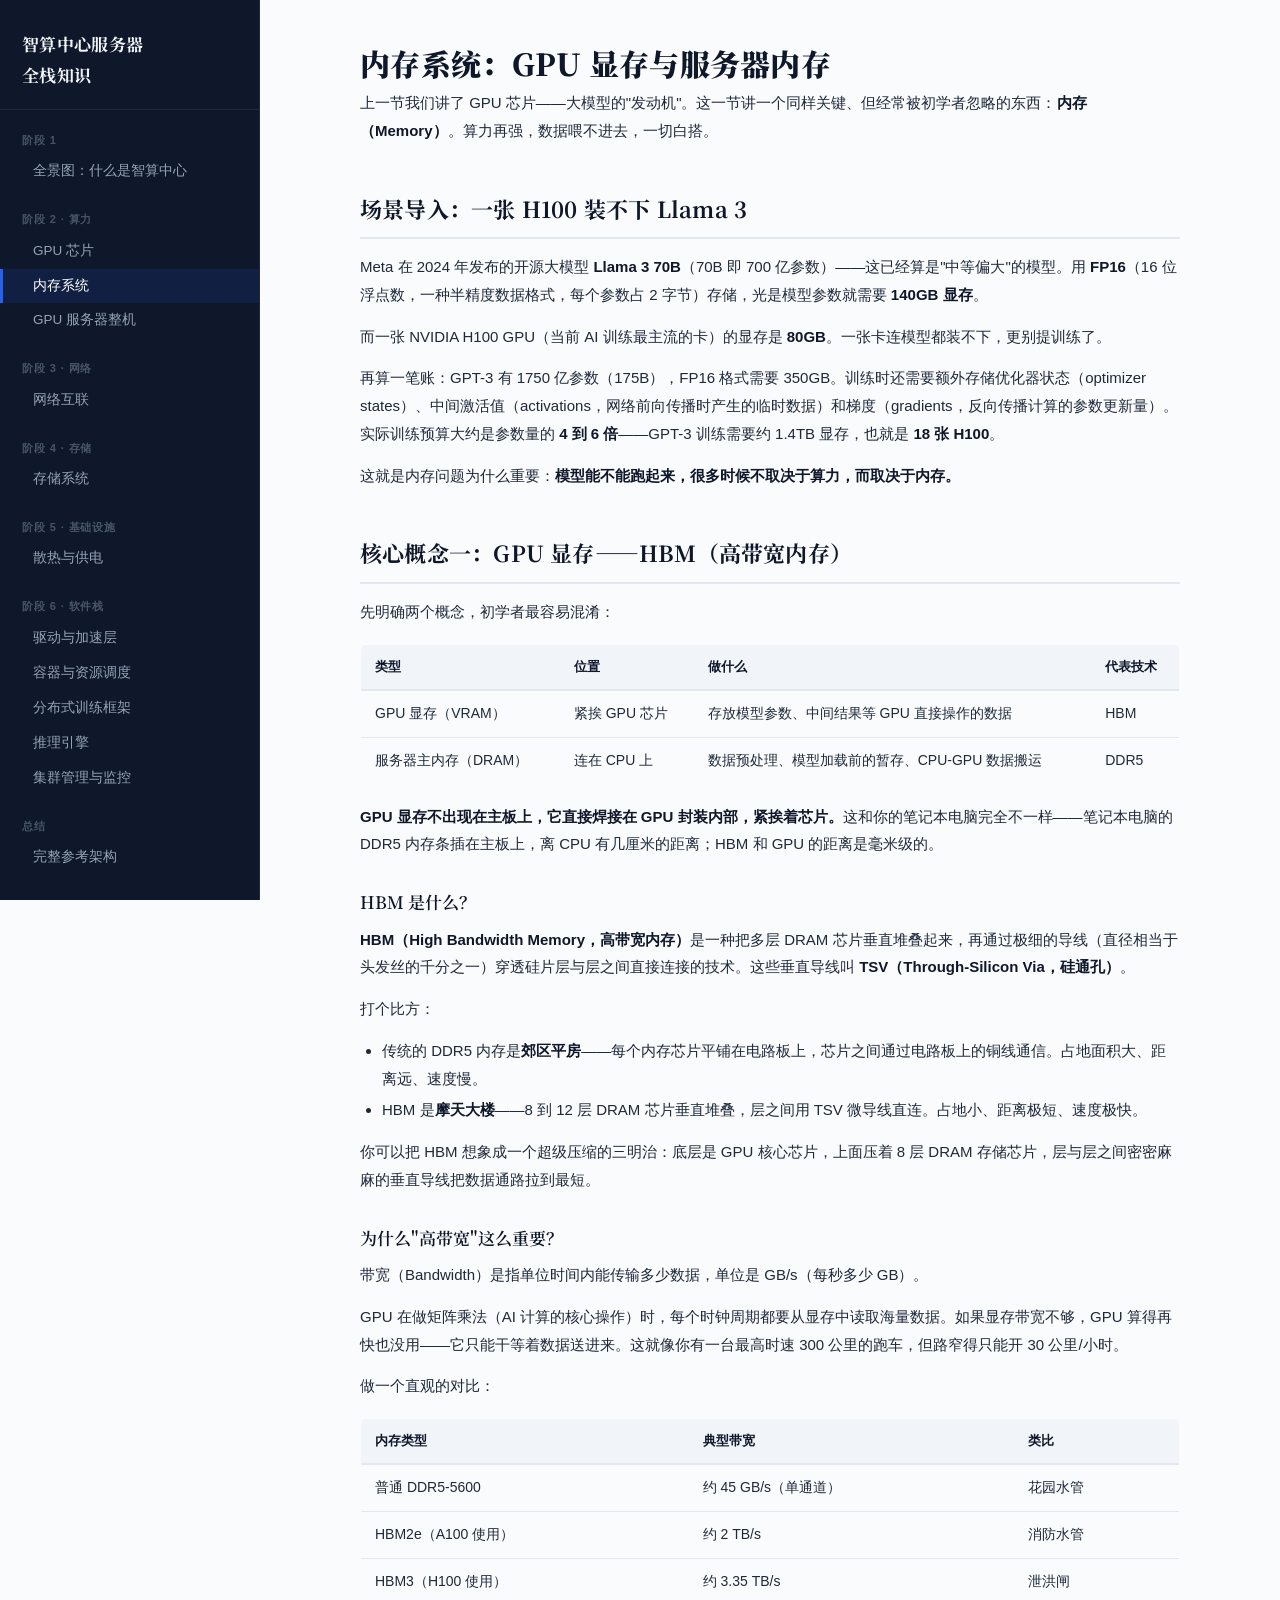
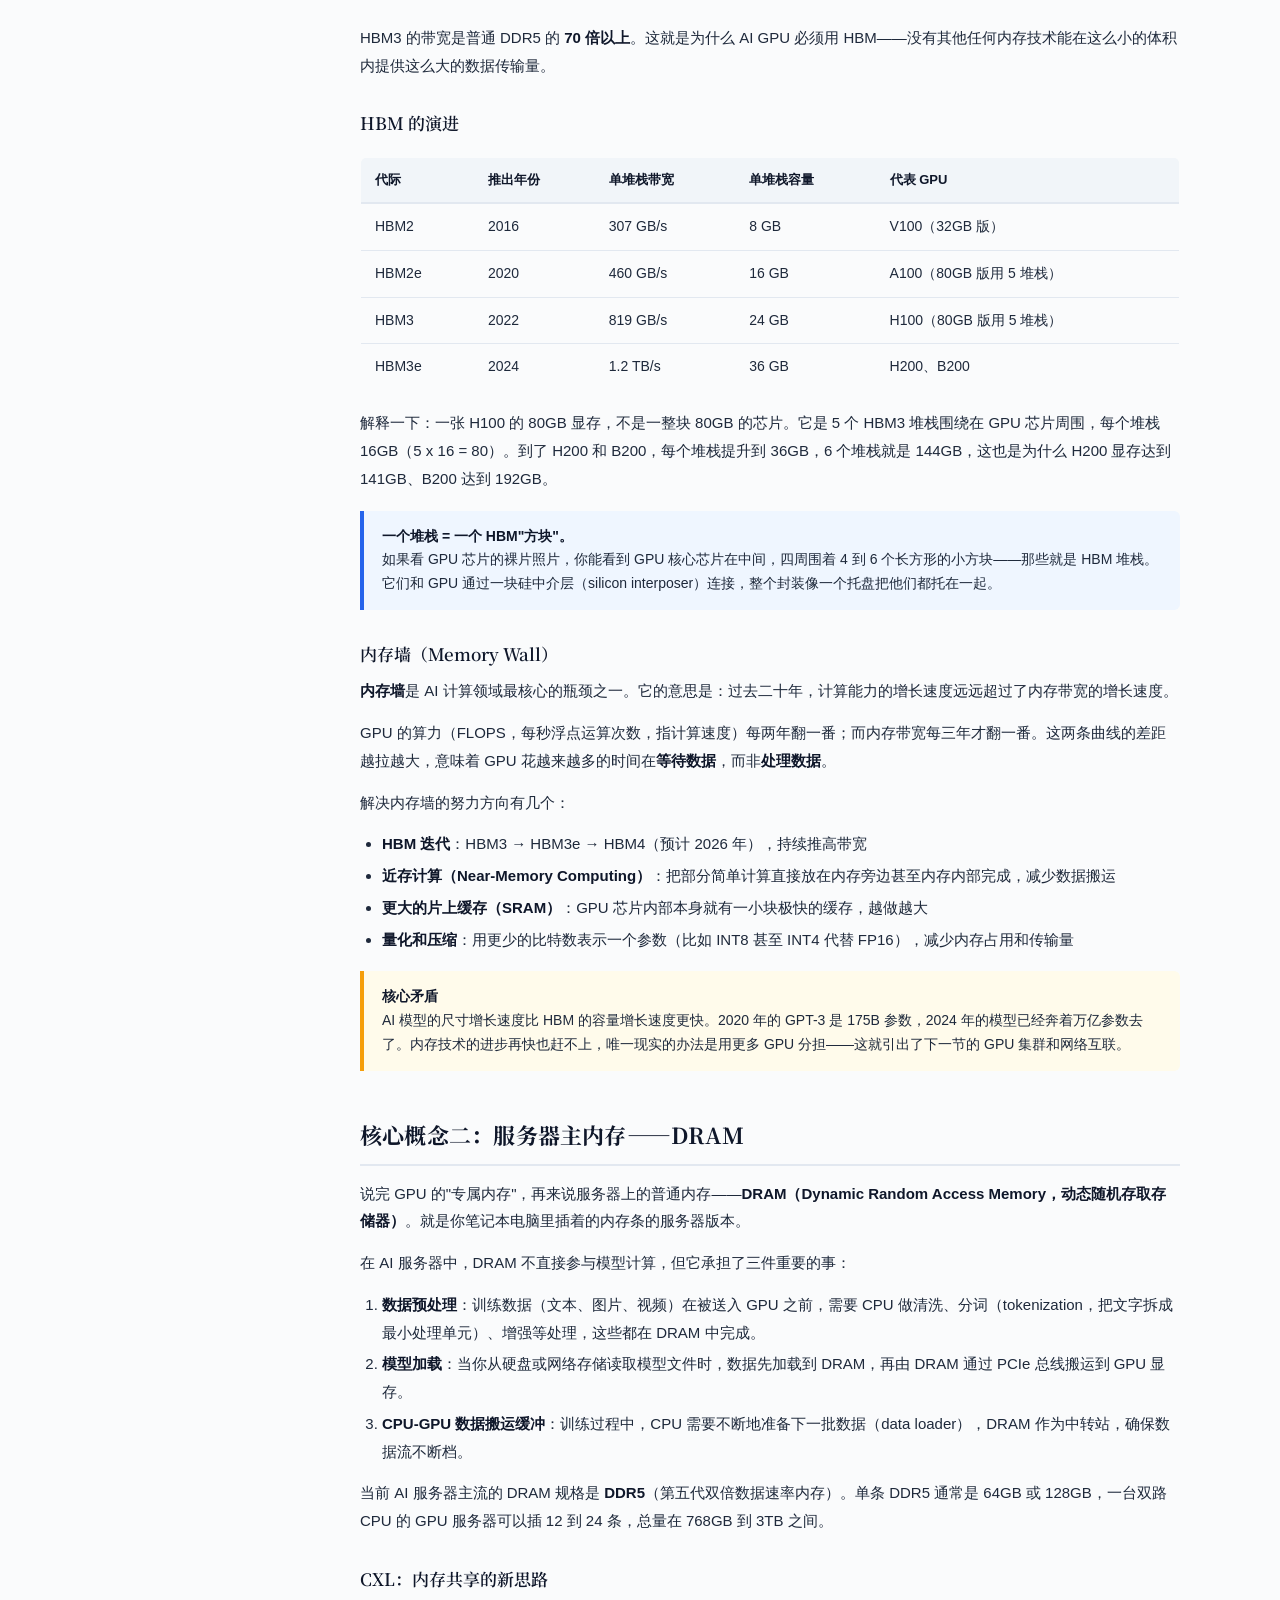
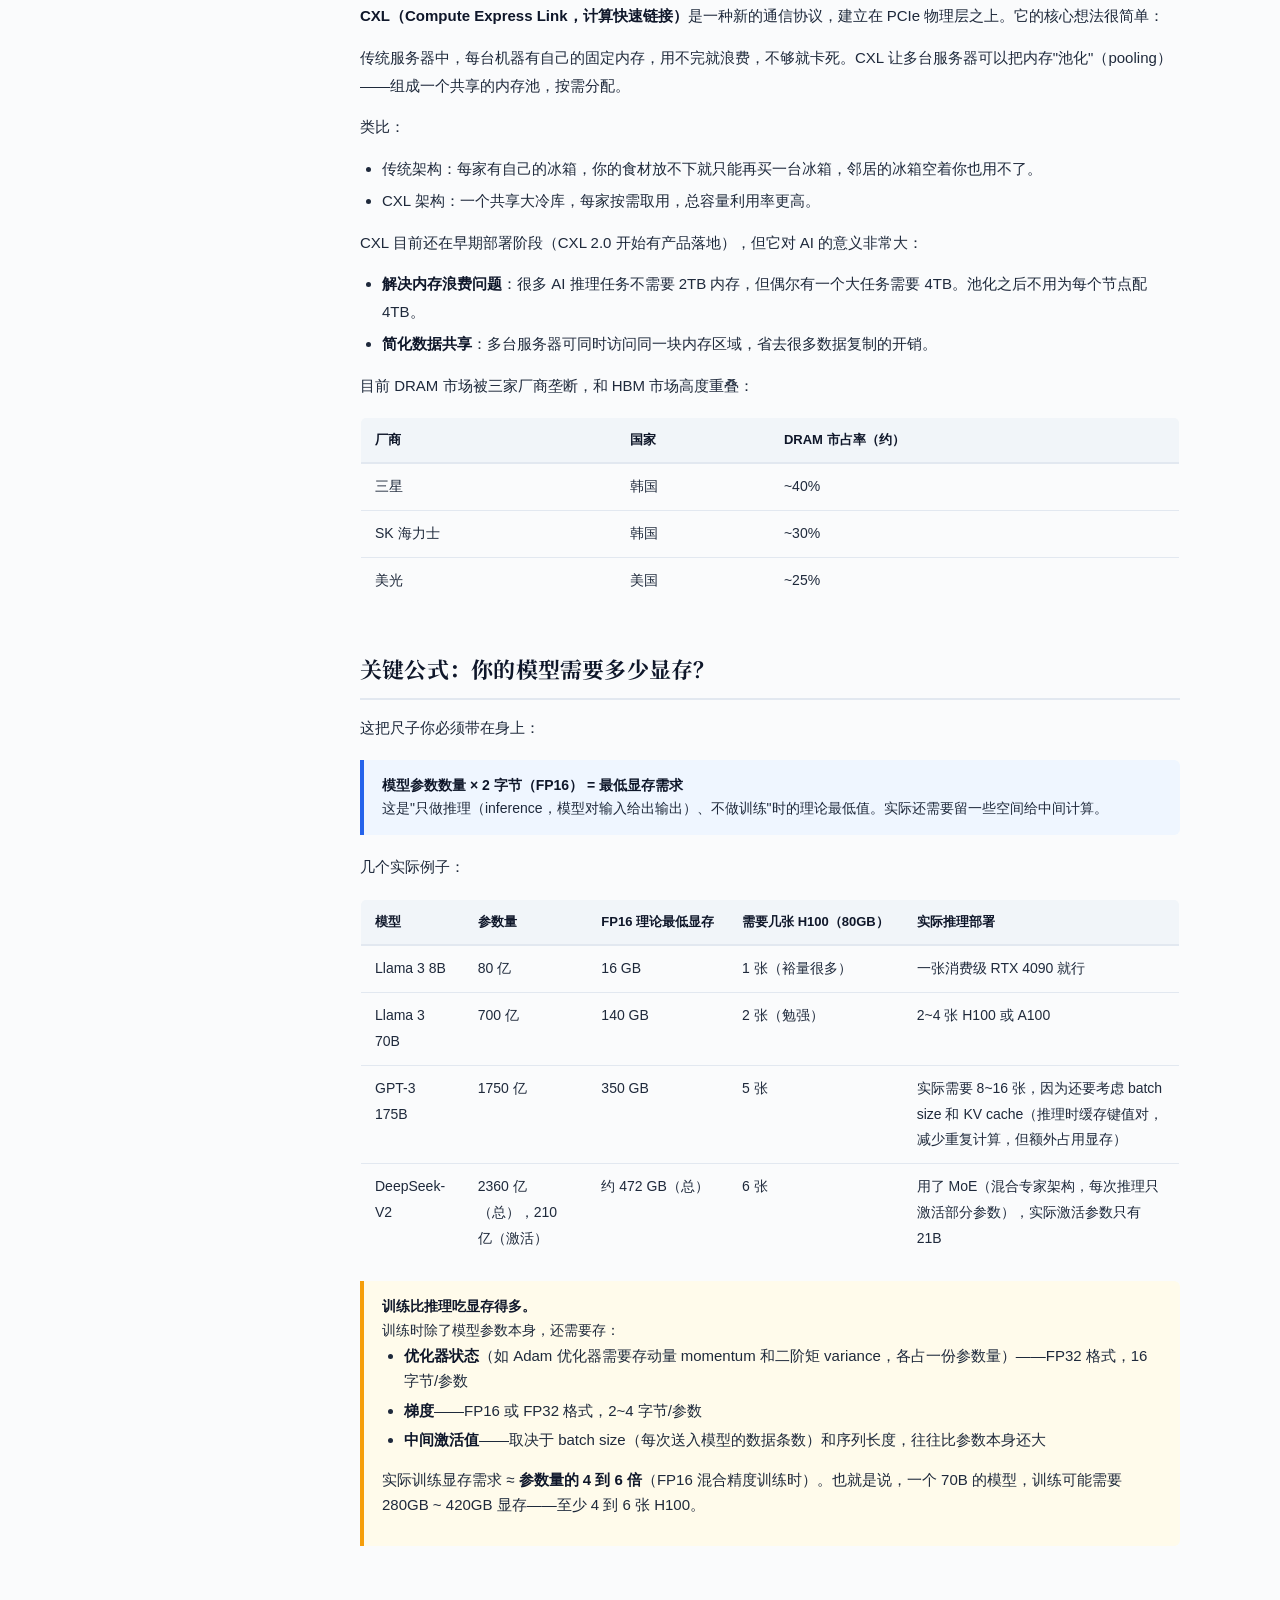
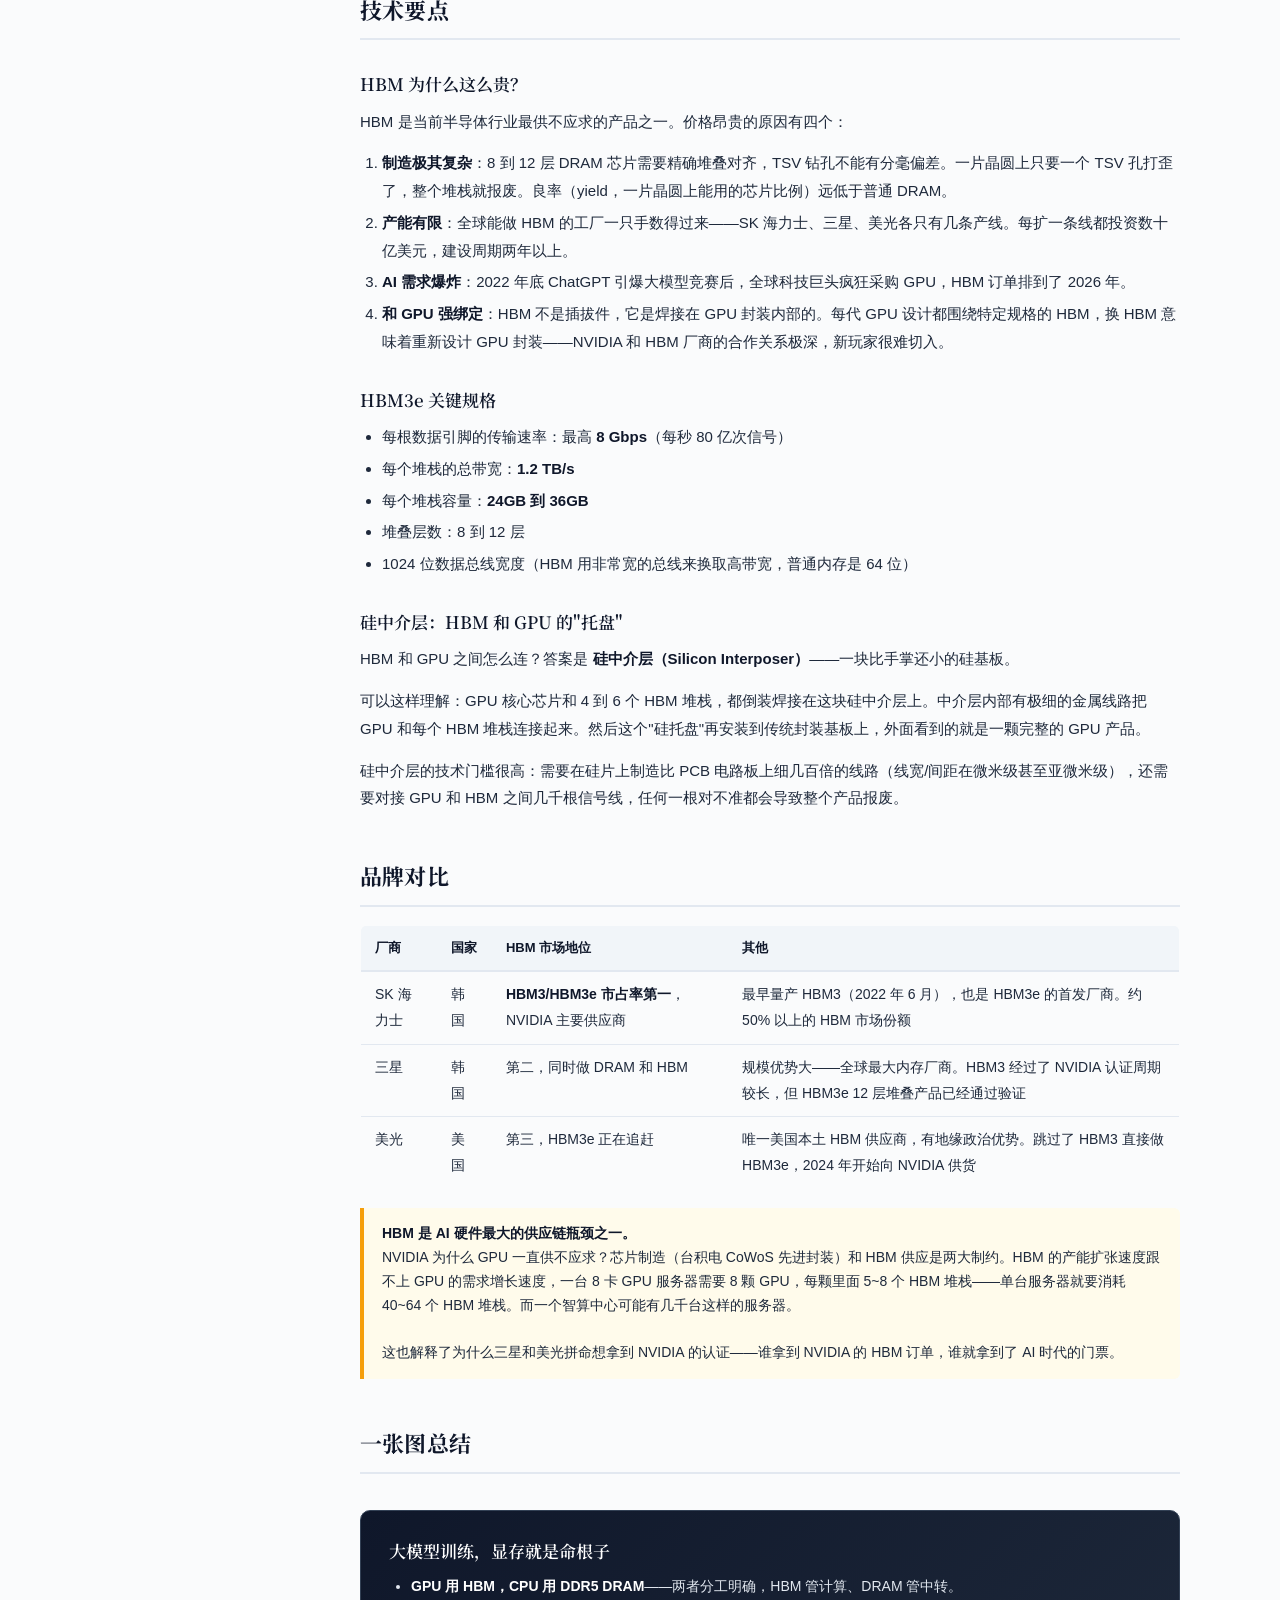
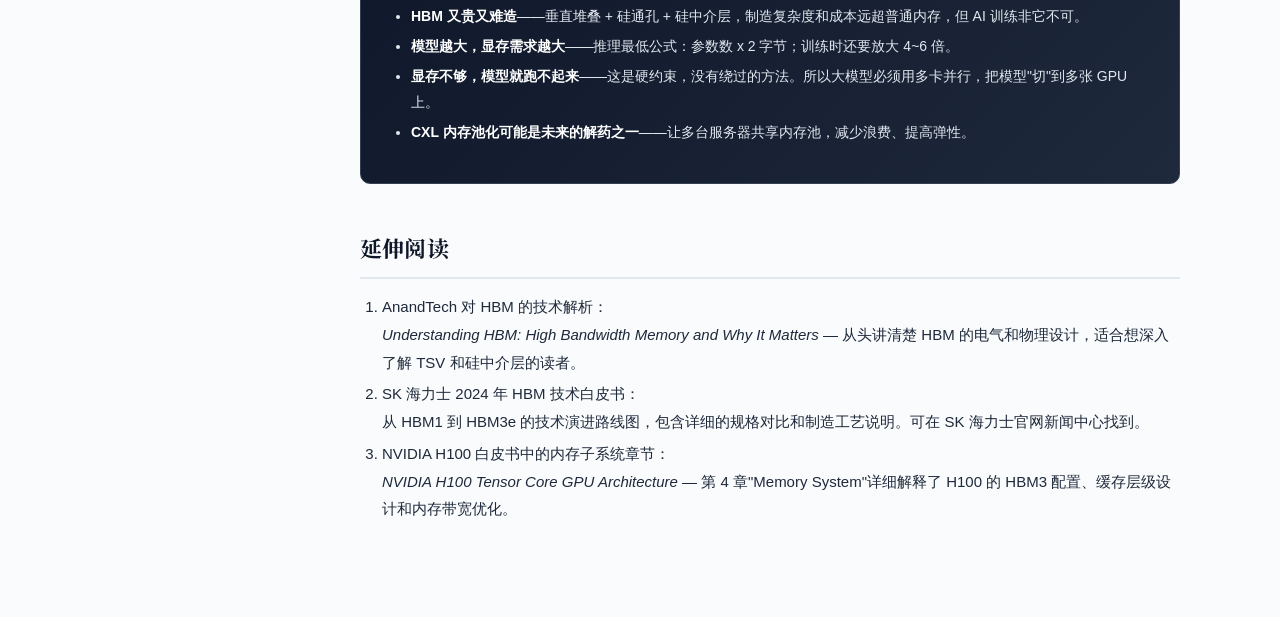
<file: stages/02-2-memory.html>
<!DOCTYPE html>
<html lang="zh-CN">
<head>
<meta charset="UTF-8">
<meta name="viewport" content="width=device-width, initial-scale=1.0">
<title>内存系统 — 智算中心服务器全栈知识</title>
<link rel="stylesheet" href="../css/style.css">
</head>
<body>

<nav class="sidebar">
  <h2>智算中心服务器<br>全栈知识</h2>
  <div class="stage-title">阶段 1</div>
  <a href="01-overview.html">全景图：什么是智算中心</a>
  <div class="stage-title">阶段 2 · 算力</div>
  <a href="02-1-gpu-chips.html">GPU 芯片</a>
  <a href="02-2-memory.html">内存系统</a>
  <a href="02-3-gpu-servers.html">GPU 服务器整机</a>
  <div class="stage-title">阶段 3 · 网络</div>
  <a href="03-network.html">网络互联</a>
  <div class="stage-title">阶段 4 · 存储</div>
  <a href="04-storage.html">存储系统</a>
  <div class="stage-title">阶段 5 · 基础设施</div>
  <a href="05-cooling-power.html">散热与供电</a>
  <div class="stage-title">阶段 6 · 软件栈</div>
  <a href="06-1-drivers.html">驱动与加速层</a>
  <a href="06-2-containers.html">容器与资源调度</a>
  <a href="06-3-training.html">分布式训练框架</a>
  <a href="06-4-inference.html">推理引擎</a>
  <a href="06-5-monitoring.html">集群管理与监控</a>
  <div class="stage-title">总结</div>
  <a href="07-summary.html">完整参考架构</a>
</nav>

<main class="main">

<h1>内存系统：GPU 显存与服务器内存</h1>

<p>上一节我们讲了 GPU 芯片——大模型的"发动机"。这一节讲一个同样关键、但经常被初学者忽略的东西：<strong>内存（Memory）</strong>。算力再强，数据喂不进去，一切白搭。</p>

<h2>场景导入：一张 H100 装不下 Llama 3</h2>

<p>Meta 在 2024 年发布的开源大模型 <strong>Llama 3 70B</strong>（70B 即 700 亿参数）——这已经算是"中等偏大"的模型。用 <strong>FP16</strong>（16 位浮点数，一种半精度数据格式，每个参数占 2 字节）存储，光是模型参数就需要 <strong>140GB 显存</strong>。</p>

<p>而一张 NVIDIA H100 GPU（当前 AI 训练最主流的卡）的显存是 <strong>80GB</strong>。一张卡连模型都装不下，更别提训练了。</p>

<p>再算一笔账：GPT-3 有 1750 亿参数（175B），FP16 格式需要 350GB。训练时还需要额外存储优化器状态（optimizer states）、中间激活值（activations，网络前向传播时产生的临时数据）和梯度（gradients，反向传播计算的参数更新量）。实际训练预算大约是参数量的 <strong>4 到 6 倍</strong>——GPT-3 训练需要约 1.4TB 显存，也就是 <strong>18 张 H100</strong>。</p>

<p>这就是内存问题为什么重要：<strong>模型能不能跑起来，很多时候不取决于算力，而取决于内存。</strong></p>

<h2>核心概念一：GPU 显存——HBM（高带宽内存）</h2>

<p>先明确两个概念，初学者最容易混淆：</p>

<table>
  <tr><th>类型</th><th>位置</th><th>做什么</th><th>代表技术</th></tr>
  <tr><td>GPU 显存（VRAM）</td><td>紧挨 GPU 芯片</td><td>存放模型参数、中间结果等 GPU 直接操作的数据</td><td>HBM</td></tr>
  <tr><td>服务器主内存（DRAM）</td><td>连在 CPU 上</td><td>数据预处理、模型加载前的暂存、CPU-GPU 数据搬运</td><td>DDR5</td></tr>
</table>

<p><strong>GPU 显存不出现在主板上，它直接焊接在 GPU 封装内部，紧挨着芯片。</strong>这和你的笔记本电脑完全不一样——笔记本电脑的 DDR5 内存条插在主板上，离 CPU 有几厘米的距离；HBM 和 GPU 的距离是毫米级的。</p>

<h3>HBM 是什么？</h3>

<p><strong>HBM（High Bandwidth Memory，高带宽内存）</strong>是一种把多层 DRAM 芯片垂直堆叠起来，再通过极细的导线（直径相当于头发丝的千分之一）穿透硅片层与层之间直接连接的技术。这些垂直导线叫 <strong>TSV（Through-Silicon Via，硅通孔）</strong>。</p>

<p>打个比方：</p>
<ul>
  <li>传统的 DDR5 内存是<strong>郊区平房</strong>——每个内存芯片平铺在电路板上，芯片之间通过电路板上的铜线通信。占地面积大、距离远、速度慢。</li>
  <li>HBM 是<strong>摩天大楼</strong>——8 到 12 层 DRAM 芯片垂直堆叠，层之间用 TSV 微导线直连。占地小、距离极短、速度极快。</li>
</ul>

<p>你可以把 HBM 想象成一个超级压缩的三明治：底层是 GPU 核心芯片，上面压着 8 层 DRAM 存储芯片，层与层之间密密麻麻的垂直导线把数据通路拉到最短。</p>

<h3>为什么"高带宽"这么重要？</h3>

<p>带宽（Bandwidth）是指单位时间内能传输多少数据，单位是 GB/s（每秒多少 GB）。</p>

<p>GPU 在做矩阵乘法（AI 计算的核心操作）时，每个时钟周期都要从显存中读取海量数据。如果显存带宽不够，GPU 算得再快也没用——它只能干等着数据送进来。这就像你有一台最高时速 300 公里的跑车，但路窄得只能开 30 公里/小时。</p>

<p>做一个直观的对比：</p>

<table>
  <tr><th>内存类型</th><th>典型带宽</th><th>类比</th></tr>
  <tr><td>普通 DDR5-5600</td><td>约 45 GB/s（单通道）</td><td>花园水管</td></tr>
  <tr><td>HBM2e（A100 使用）</td><td>约 2 TB/s</td><td>消防水管</td></tr>
  <tr><td>HBM3（H100 使用）</td><td>约 3.35 TB/s</td><td>泄洪闸</td></tr>
</table>

<p>HBM3 的带宽是普通 DDR5 的 <strong>70 倍以上</strong>。这就是为什么 AI GPU 必须用 HBM——没有其他任何内存技术能在这么小的体积内提供这么大的数据传输量。</p>

<h3>HBM 的演进</h3>

<table>
  <tr><th>代际</th><th>推出年份</th><th>单堆栈带宽</th><th>单堆栈容量</th><th>代表 GPU</th></tr>
  <tr><td>HBM2</td><td>2016</td><td>307 GB/s</td><td>8 GB</td><td>V100（32GB 版）</td></tr>
  <tr><td>HBM2e</td><td>2020</td><td>460 GB/s</td><td>16 GB</td><td>A100（80GB 版用 5 堆栈）</td></tr>
  <tr><td>HBM3</td><td>2022</td><td>819 GB/s</td><td>24 GB</td><td>H100（80GB 版用 5 堆栈）</td></tr>
  <tr><td>HBM3e</td><td>2024</td><td>1.2 TB/s</td><td>36 GB</td><td>H200、B200</td></tr>
</table>

<p>解释一下：一张 H100 的 80GB 显存，不是一整块 80GB 的芯片。它是 5 个 HBM3 堆栈围绕在 GPU 芯片周围，每个堆栈 16GB（5 x 16 = 80）。到了 H200 和 B200，每个堆栈提升到 36GB，6 个堆栈就是 144GB，这也是为什么 H200 显存达到 141GB、B200 达到 192GB。</p>

<div class="callout">
  <strong>一个堆栈 = 一个 HBM"方块"。</strong><br>
  如果看 GPU 芯片的裸片照片，你能看到 GPU 核心芯片在中间，四周围着 4 到 6 个长方形的小方块——那些就是 HBM 堆栈。它们和 GPU 通过一块硅中介层（silicon interposer）连接，整个封装像一个托盘把他们都托在一起。
</div>

<h3>内存墙（Memory Wall）</h3>

<p><strong>内存墙</strong>是 AI 计算领域最核心的瓶颈之一。它的意思是：过去二十年，计算能力的增长速度远远超过了内存带宽的增长速度。</p>

<p>GPU 的算力（FLOPS，每秒浮点运算次数，指计算速度）每两年翻一番；而内存带宽每三年才翻一番。这两条曲线的差距越拉越大，意味着 GPU 花越来越多的时间在<strong>等待数据</strong>，而非<strong>处理数据</strong>。</p>

<p>解决内存墙的努力方向有几个：</p>
<ul>
  <li><strong>HBM 迭代</strong>：HBM3 → HBM3e → HBM4（预计 2026 年），持续推高带宽</li>
  <li><strong>近存计算（Near-Memory Computing）</strong>：把部分简单计算直接放在内存旁边甚至内存内部完成，减少数据搬运</li>
  <li><strong>更大的片上缓存（SRAM）</strong>：GPU 芯片内部本身就有一小块极快的缓存，越做越大</li>
  <li><strong>量化和压缩</strong>：用更少的比特数表示一个参数（比如 INT8 甚至 INT4 代替 FP16），减少内存占用和传输量</li>
</ul>

<div class="callout warn">
  <strong>核心矛盾</strong><br>
  AI 模型的尺寸增长速度比 HBM 的容量增长速度更快。2020 年的 GPT-3 是 175B 参数，2024 年的模型已经奔着万亿参数去了。内存技术的进步再快也赶不上，唯一现实的办法是用更多 GPU 分担——这就引出了下一节的 GPU 集群和网络互联。
</div>

<h2>核心概念二：服务器主内存——DRAM</h2>

<p>说完 GPU 的"专属内存"，再来说服务器上的普通内存——<strong>DRAM（Dynamic Random Access Memory，动态随机存取存储器）</strong>。就是你笔记本电脑里插着的内存条的服务器版本。</p>

<p>在 AI 服务器中，DRAM 不直接参与模型计算，但它承担了三件重要的事：</p>

<ol>
  <li><strong>数据预处理</strong>：训练数据（文本、图片、视频）在被送入 GPU 之前，需要 CPU 做清洗、分词（tokenization，把文字拆成最小处理单元）、增强等处理，这些都在 DRAM 中完成。</li>
  <li><strong>模型加载</strong>：当你从硬盘或网络存储读取模型文件时，数据先加载到 DRAM，再由 DRAM 通过 PCIe 总线搬运到 GPU 显存。</li>
  <li><strong>CPU-GPU 数据搬运缓冲</strong>：训练过程中，CPU 需要不断地准备下一批数据（data loader），DRAM 作为中转站，确保数据流不断档。</li>
</ol>

<p>当前 AI 服务器主流的 DRAM 规格是 <strong>DDR5</strong>（第五代双倍数据速率内存）。单条 DDR5 通常是 64GB 或 128GB，一台双路 CPU 的 GPU 服务器可以插 12 到 24 条，总量在 768GB 到 3TB 之间。</p>

<h3>CXL：内存共享的新思路</h3>

<p><strong>CXL（Compute Express Link，计算快速链接）</strong>是一种新的通信协议，建立在 PCIe 物理层之上。它的核心想法很简单：</p>

<p>传统服务器中，每台机器有自己的固定内存，用不完就浪费，不够就卡死。CXL 让多台服务器可以把内存"池化"（pooling）——组成一个共享的内存池，按需分配。</p>

<p>类比：</p>
<ul>
  <li>传统架构：每家有自己的冰箱，你的食材放不下就只能再买一台冰箱，邻居的冰箱空着你也用不了。</li>
  <li>CXL 架构：一个共享大冷库，每家按需取用，总容量利用率更高。</li>
</ul>

<p>CXL 目前还在早期部署阶段（CXL 2.0 开始有产品落地），但它对 AI 的意义非常大：</p>
<ul>
  <li><strong>解决内存浪费问题</strong>：很多 AI 推理任务不需要 2TB 内存，但偶尔有一个大任务需要 4TB。池化之后不用为每个节点配 4TB。</li>
  <li><strong>简化数据共享</strong>：多台服务器可同时访问同一块内存区域，省去很多数据复制的开销。</li>
</ul>

<p>目前 DRAM 市场被三家厂商垄断，和 HBM 市场高度重叠：</p>

<table>
  <tr><th>厂商</th><th>国家</th><th>DRAM 市占率（约）</th></tr>
  <tr><td>三星</td><td>韩国</td><td>~40%</td></tr>
  <tr><td>SK 海力士</td><td>韩国</td><td>~30%</td></tr>
  <tr><td>美光</td><td>美国</td><td>~25%</td></tr>
</table>

<h2>关键公式：你的模型需要多少显存？</h2>

<p>这把尺子你必须带在身上：</p>

<div class="callout">
  <strong>模型参数数量 × 2 字节（FP16） = 最低显存需求</strong><br>
  这是"只做推理（inference，模型对输入给出输出）、不做训练"时的理论最低值。实际还需要留一些空间给中间计算。
</div>

<p>几个实际例子：</p>

<table>
  <tr><th>模型</th><th>参数量</th><th>FP16 理论最低显存</th><th>需要几张 H100（80GB）</th><th>实际推理部署</th></tr>
  <tr><td>Llama 3 8B</td><td>80 亿</td><td>16 GB</td><td>1 张（裕量很多）</td><td>一张消费级 RTX 4090 就行</td></tr>
  <tr><td>Llama 3 70B</td><td>700 亿</td><td>140 GB</td><td>2 张（勉强）</td><td>2~4 张 H100 或 A100</td></tr>
  <tr><td>GPT-3 175B</td><td>1750 亿</td><td>350 GB</td><td>5 张</td><td>实际需要 8~16 张，因为还要考虑 batch size 和 KV cache（推理时缓存键值对，减少重复计算，但额外占用显存）</td></tr>
  <tr><td>DeepSeek-V2</td><td>2360 亿（总），210 亿（激活）</td><td>约 472 GB（总）</td><td>6 张</td><td>用了 MoE（混合专家架构，每次推理只激活部分参数），实际激活参数只有 21B</td></tr>
</table>

<div class="callout warn">
  <strong>训练比推理吃显存得多。</strong><br>
  训练时除了模型参数本身，还需要存：
  <ul>
    <li><strong>优化器状态</strong>（如 Adam 优化器需要存动量 momentum 和二阶矩 variance，各占一份参数量）——FP32 格式，16 字节/参数</li>
    <li><strong>梯度</strong>——FP16 或 FP32 格式，2~4 字节/参数</li>
    <li><strong>中间激活值</strong>——取决于 batch size（每次送入模型的数据条数）和序列长度，往往比参数本身还大</li>
  </ul>
  <p>实际训练显存需求 ≈ <strong>参数量的 4 到 6 倍</strong>（FP16 混合精度训练时）。也就是说，一个 70B 的模型，训练可能需要 280GB ~ 420GB 显存——至少 4 到 6 张 H100。</p>
</div>

<h2>技术要点</h2>

<h3>HBM 为什么这么贵？</h3>

<p>HBM 是当前半导体行业最供不应求的产品之一。价格昂贵的原因有四个：</p>

<ol>
  <li><strong>制造极其复杂</strong>：8 到 12 层 DRAM 芯片需要精确堆叠对齐，TSV 钻孔不能有分毫偏差。一片晶圆上只要一个 TSV 孔打歪了，整个堆栈就报废。良率（yield，一片晶圆上能用的芯片比例）远低于普通 DRAM。</li>
  <li><strong>产能有限</strong>：全球能做 HBM 的工厂一只手数得过来——SK 海力士、三星、美光各只有几条产线。每扩一条线都投资数十亿美元，建设周期两年以上。</li>
  <li><strong>AI 需求爆炸</strong>：2022 年底 ChatGPT 引爆大模型竞赛后，全球科技巨头疯狂采购 GPU，HBM 订单排到了 2026 年。</li>
  <li><strong>和 GPU 强绑定</strong>：HBM 不是插拔件，它是焊接在 GPU 封装内部的。每代 GPU 设计都围绕特定规格的 HBM，换 HBM 意味着重新设计 GPU 封装——NVIDIA 和 HBM 厂商的合作关系极深，新玩家很难切入。</li>
</ol>

<h3>HBM3e 关键规格</h3>

<ul>
  <li>每根数据引脚的传输速率：最高 <strong>8 Gbps</strong>（每秒 80 亿次信号）</li>
  <li>每个堆栈的总带宽：<strong>1.2 TB/s</strong></li>
  <li>每个堆栈容量：<strong>24GB 到 36GB</strong></li>
  <li>堆叠层数：8 到 12 层</li>
  <li>1024 位数据总线宽度（HBM 用非常宽的总线来换取高带宽，普通内存是 64 位）</li>
</ul>

<h3>硅中介层：HBM 和 GPU 的"托盘"</h3>

<p>HBM 和 GPU 之间怎么连？答案是 <strong>硅中介层（Silicon Interposer）</strong>——一块比手掌还小的硅基板。</p>

<p>可以这样理解：GPU 核心芯片和 4 到 6 个 HBM 堆栈，都倒装焊接在这块硅中介层上。中介层内部有极细的金属线路把 GPU 和每个 HBM 堆栈连接起来。然后这个"硅托盘"再安装到传统封装基板上，外面看到的就是一颗完整的 GPU 产品。</p>

<p>硅中介层的技术门槛很高：需要在硅片上制造比 PCB 电路板上细几百倍的线路（线宽/间距在微米级甚至亚微米级），还需要对接 GPU 和 HBM 之间几千根信号线，任何一根对不准都会导致整个产品报废。</p>

<h2>品牌对比</h2>

<table>
  <tr><th>厂商</th><th>国家</th><th>HBM 市场地位</th><th>其他</th></tr>
  <tr>
    <td>SK 海力士</td>
    <td>韩国</td>
    <td><strong>HBM3/HBM3e 市占率第一</strong>，NVIDIA 主要供应商</td>
    <td>最早量产 HBM3（2022 年 6 月），也是 HBM3e 的首发厂商。约 50% 以上的 HBM 市场份额</td>
  </tr>
  <tr>
    <td>三星</td>
    <td>韩国</td>
    <td>第二，同时做 DRAM 和 HBM</td>
    <td>规模优势大——全球最大内存厂商。HBM3 经过了 NVIDIA 认证周期较长，但 HBM3e 12 层堆叠产品已经通过验证</td>
  </tr>
  <tr>
    <td>美光</td>
    <td>美国</td>
    <td>第三，HBM3e 正在追赶</td>
    <td>唯一美国本土 HBM 供应商，有地缘政治优势。跳过了 HBM3 直接做 HBM3e，2024 年开始向 NVIDIA 供货</td>
  </tr>
</table>

<div class="callout warn">
  <strong>HBM 是 AI 硬件最大的供应链瓶颈之一。</strong><br>
  NVIDIA 为什么 GPU 一直供不应求？芯片制造（台积电 CoWoS 先进封装）和 HBM 供应是两大制约。HBM 的产能扩张速度跟不上 GPU 的需求增长速度，一台 8 卡 GPU 服务器需要 8 颗 GPU，每颗里面 5~8 个 HBM 堆栈——单台服务器就要消耗 40~64 个 HBM 堆栈。而一个智算中心可能有几千台这样的服务器。<br><br>
  这也解释了为什么三星和美光拼命想拿到 NVIDIA 的认证——谁拿到 NVIDIA 的 HBM 订单，谁就拿到了 AI 时代的门票。
</div>

<h2>一张图总结</h2>

<div class="summary-box">
  <h3>大模型训练，显存就是命根子</h3>
  <ul>
    <li><strong>GPU 用 HBM，CPU 用 DDR5 DRAM</strong>——两者分工明确，HBM 管计算、DRAM 管中转。</li>
    <li><strong>HBM 又贵又难造</strong>——垂直堆叠 + 硅通孔 + 硅中介层，制造复杂度和成本远超普通内存，但 AI 训练非它不可。</li>
    <li><strong>模型越大，显存需求越大</strong>——推理最低公式：参数数 x 2 字节；训练时还要放大 4~6 倍。</li>
    <li><strong>显存不够，模型就跑不起来</strong>——这是硬约束，没有绕过的方法。所以大模型必须用多卡并行，把模型"切"到多张 GPU 上。</li>
    <li><strong>CXL 内存池化可能是未来的解药之一</strong>——让多台服务器共享内存池，减少浪费、提高弹性。</li>
  </ul>
</div>

<h2>延伸阅读</h2>
<ol>
  <li>AnandTech 对 HBM 的技术解析：<br><em>Understanding HBM: High Bandwidth Memory and Why It Matters</em> — 从头讲清楚 HBM 的电气和物理设计，适合想深入了解 TSV 和硅中介层的读者。</li>
  <li>SK 海力士 2024 年 HBM 技术白皮书：<br>从 HBM1 到 HBM3e 的技术演进路线图，包含详细的规格对比和制造工艺说明。可在 SK 海力士官网新闻中心找到。</li>
  <li>NVIDIA H100 白皮书中的内存子系统章节：<br><em>NVIDIA H100 Tensor Core GPU Architecture</em> — 第 4 章"Memory System"详细解释了 H100 的 HBM3 配置、缓存层级设计和内存带宽优化。</li>
</ol>

</main>

<script src="../js/nav.js"></script>
</body>
</html>
</file>
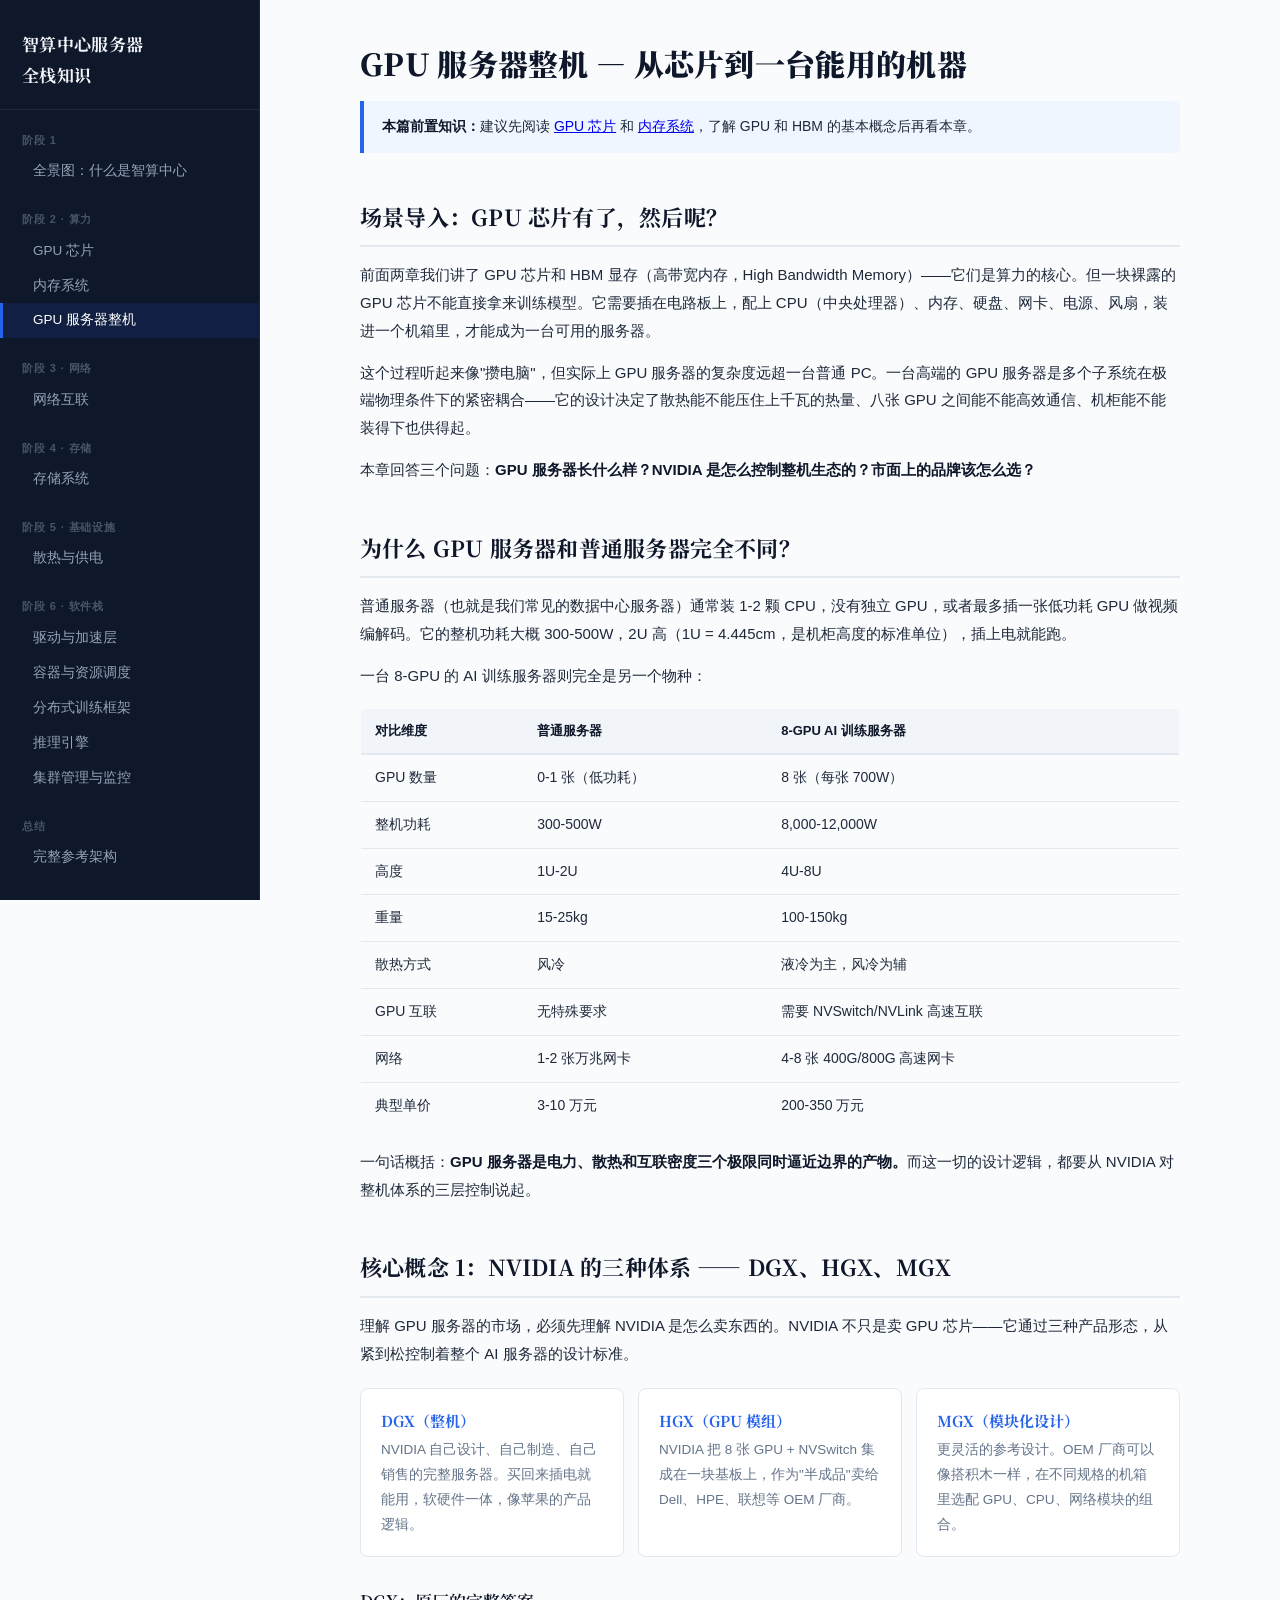
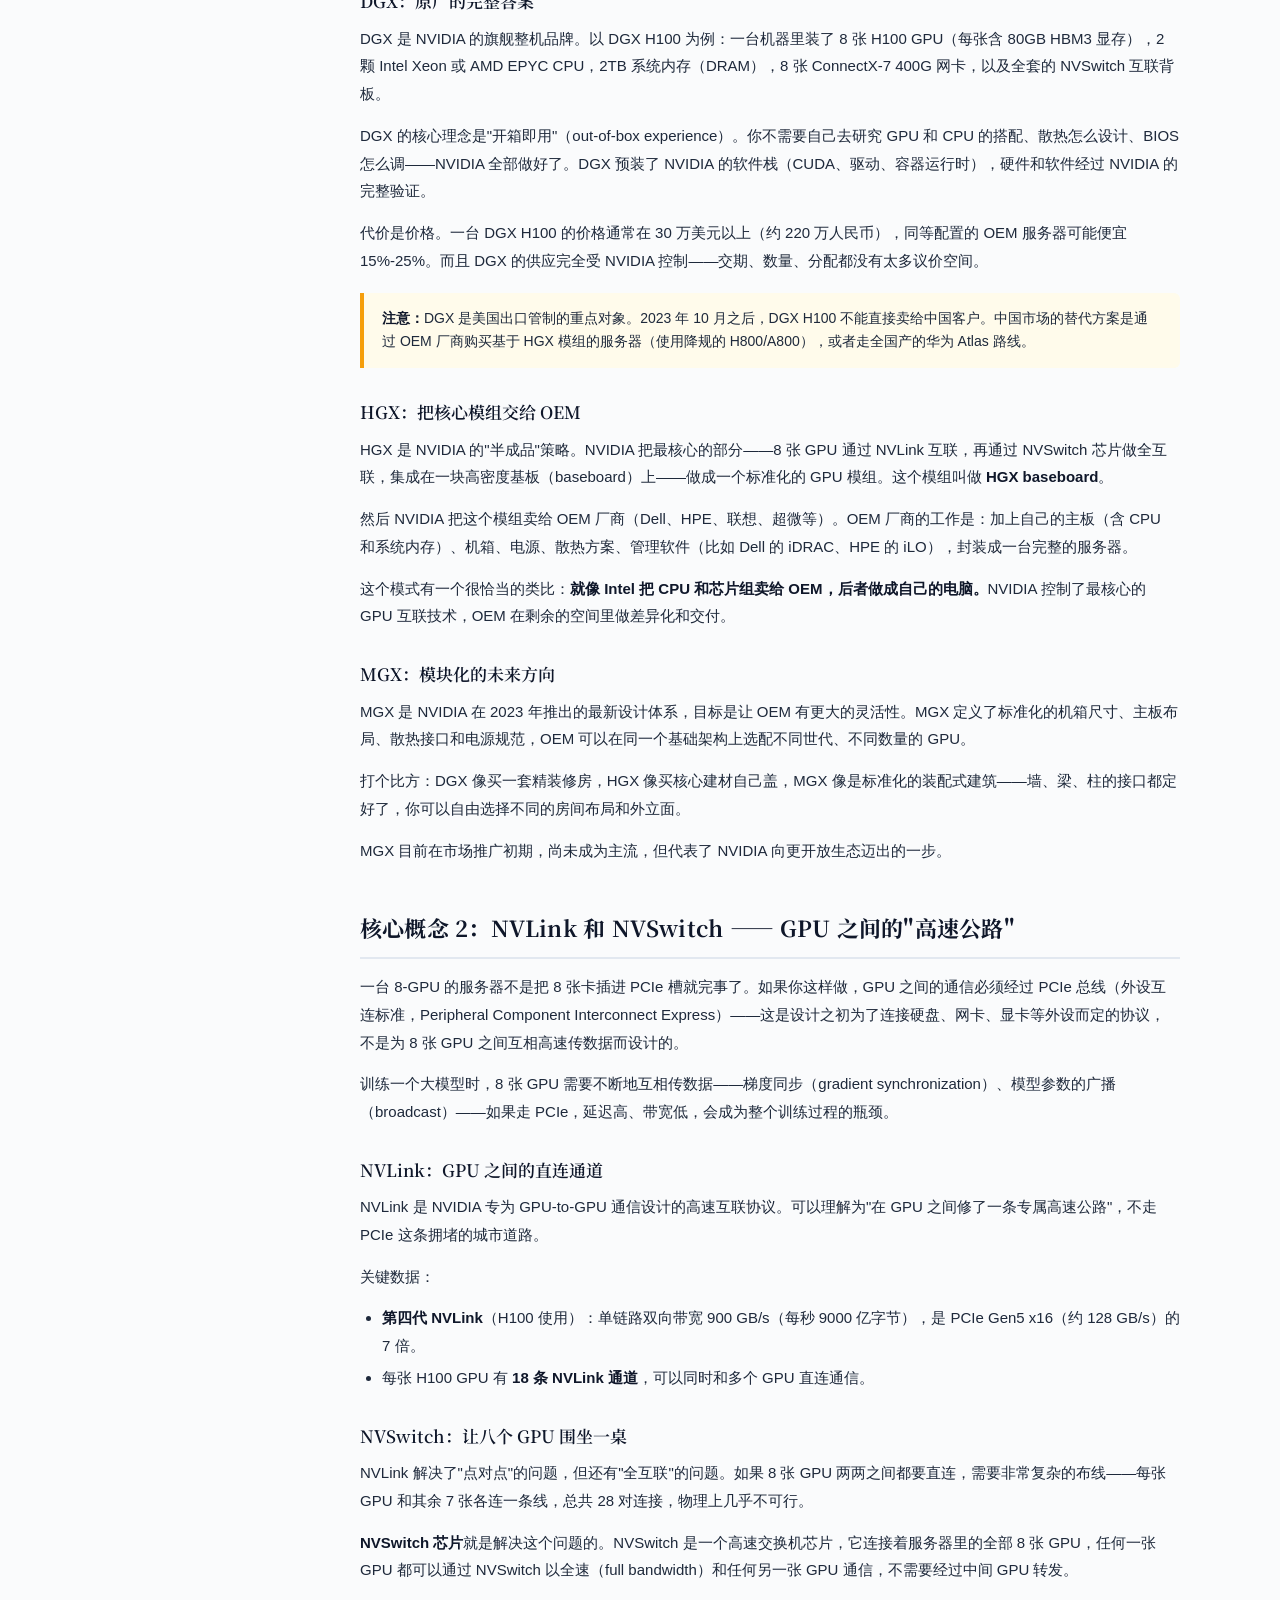
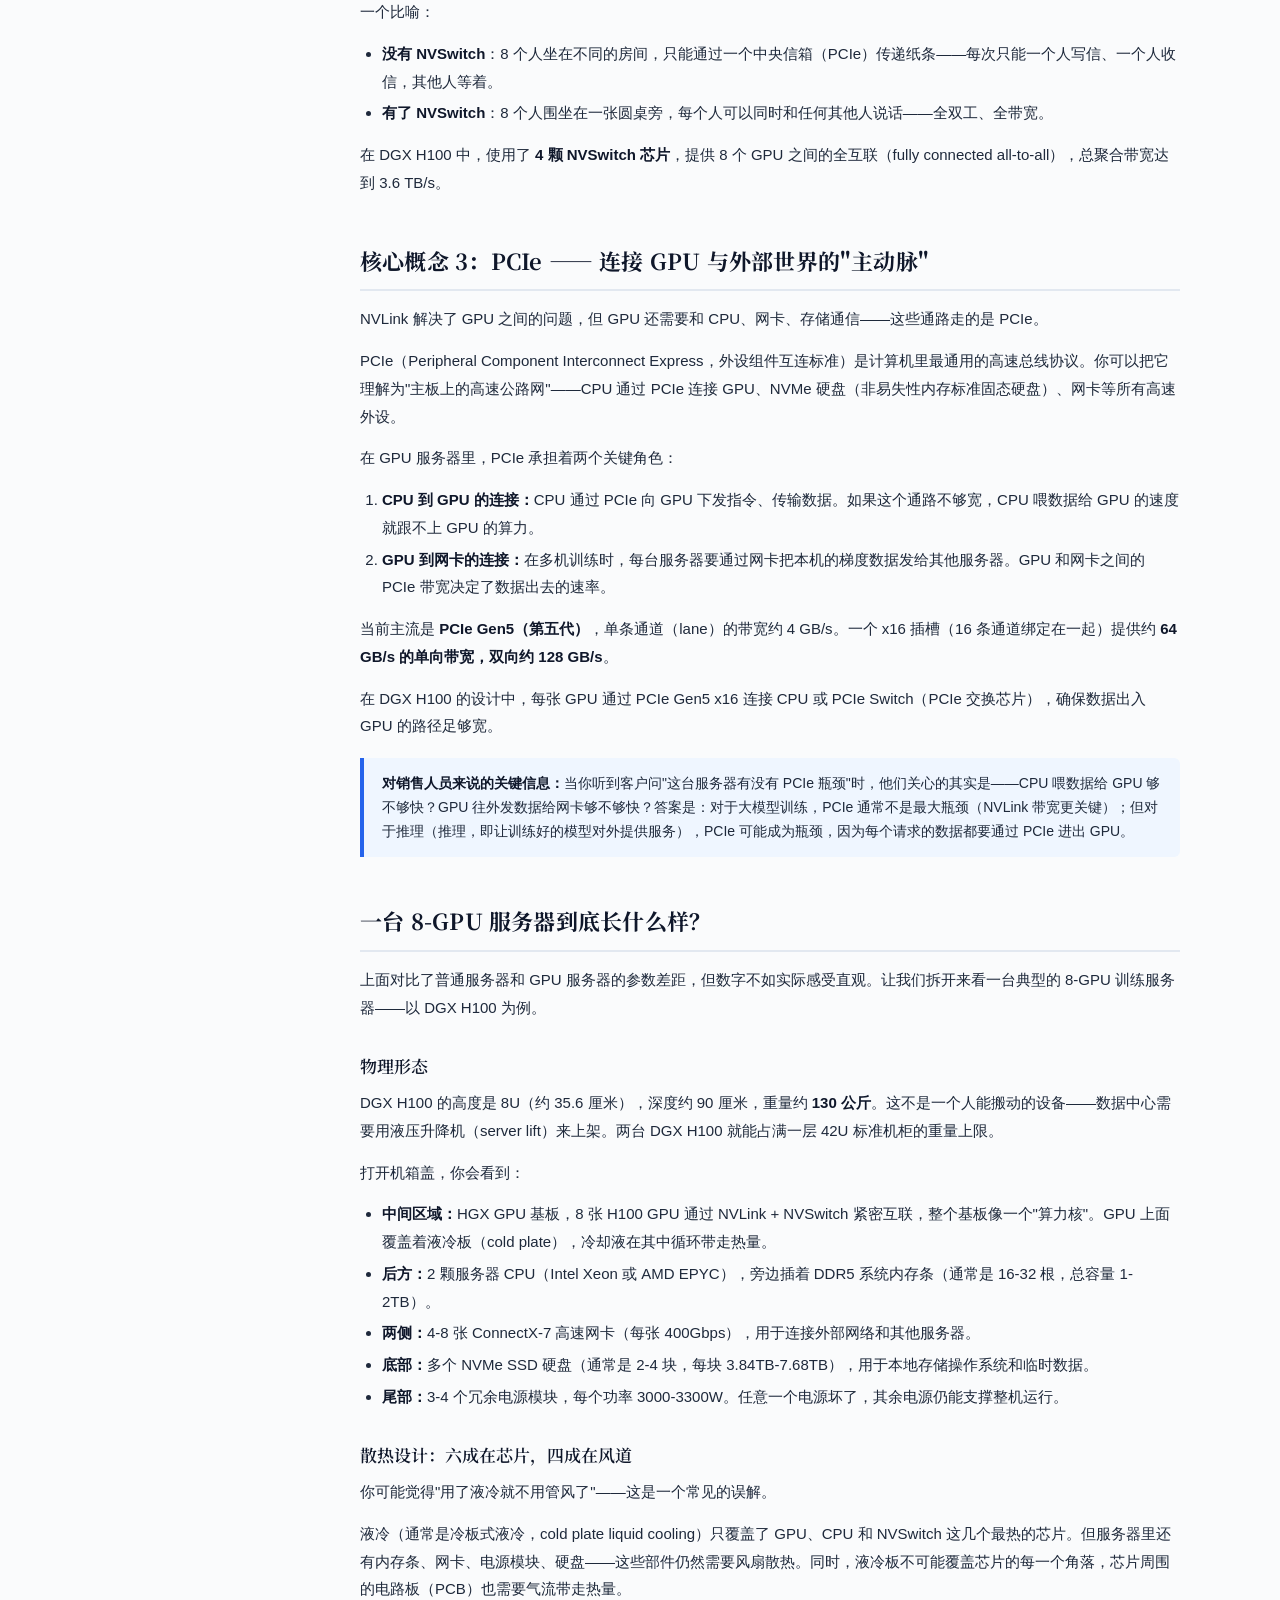
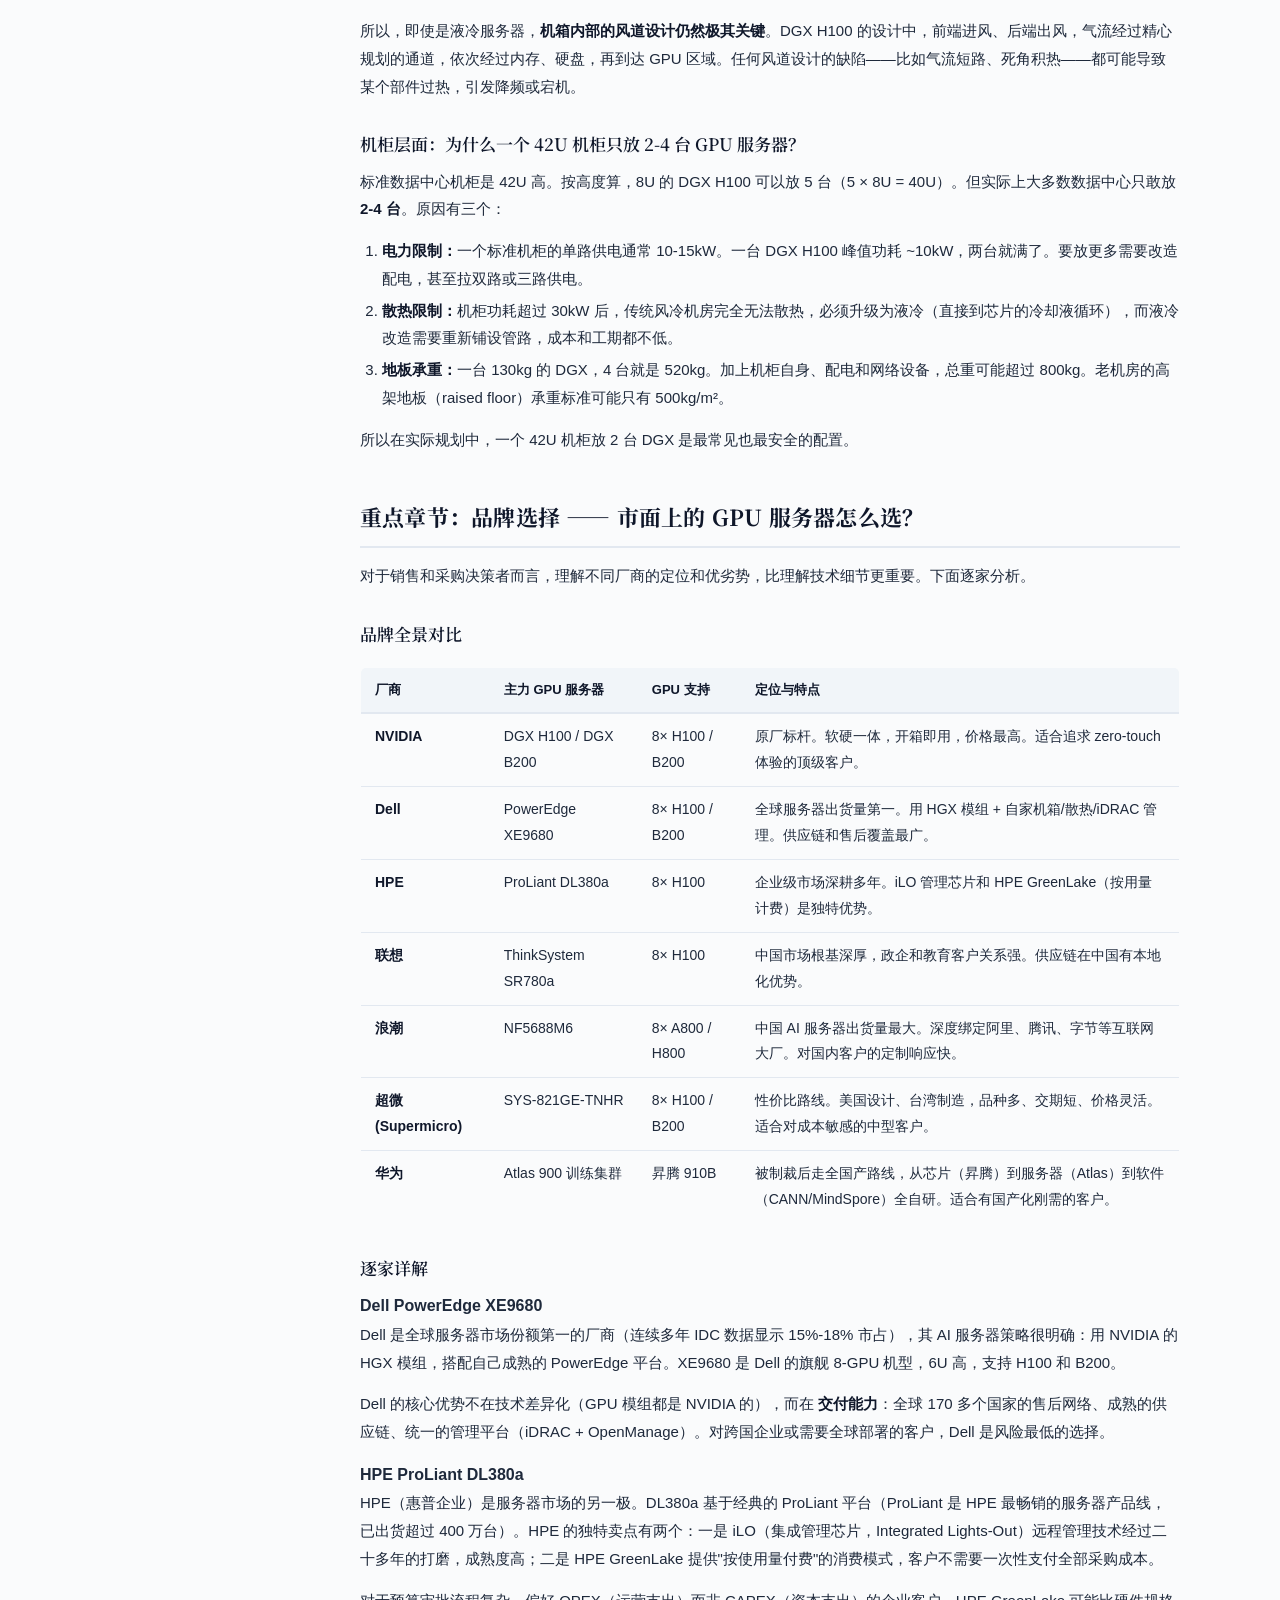
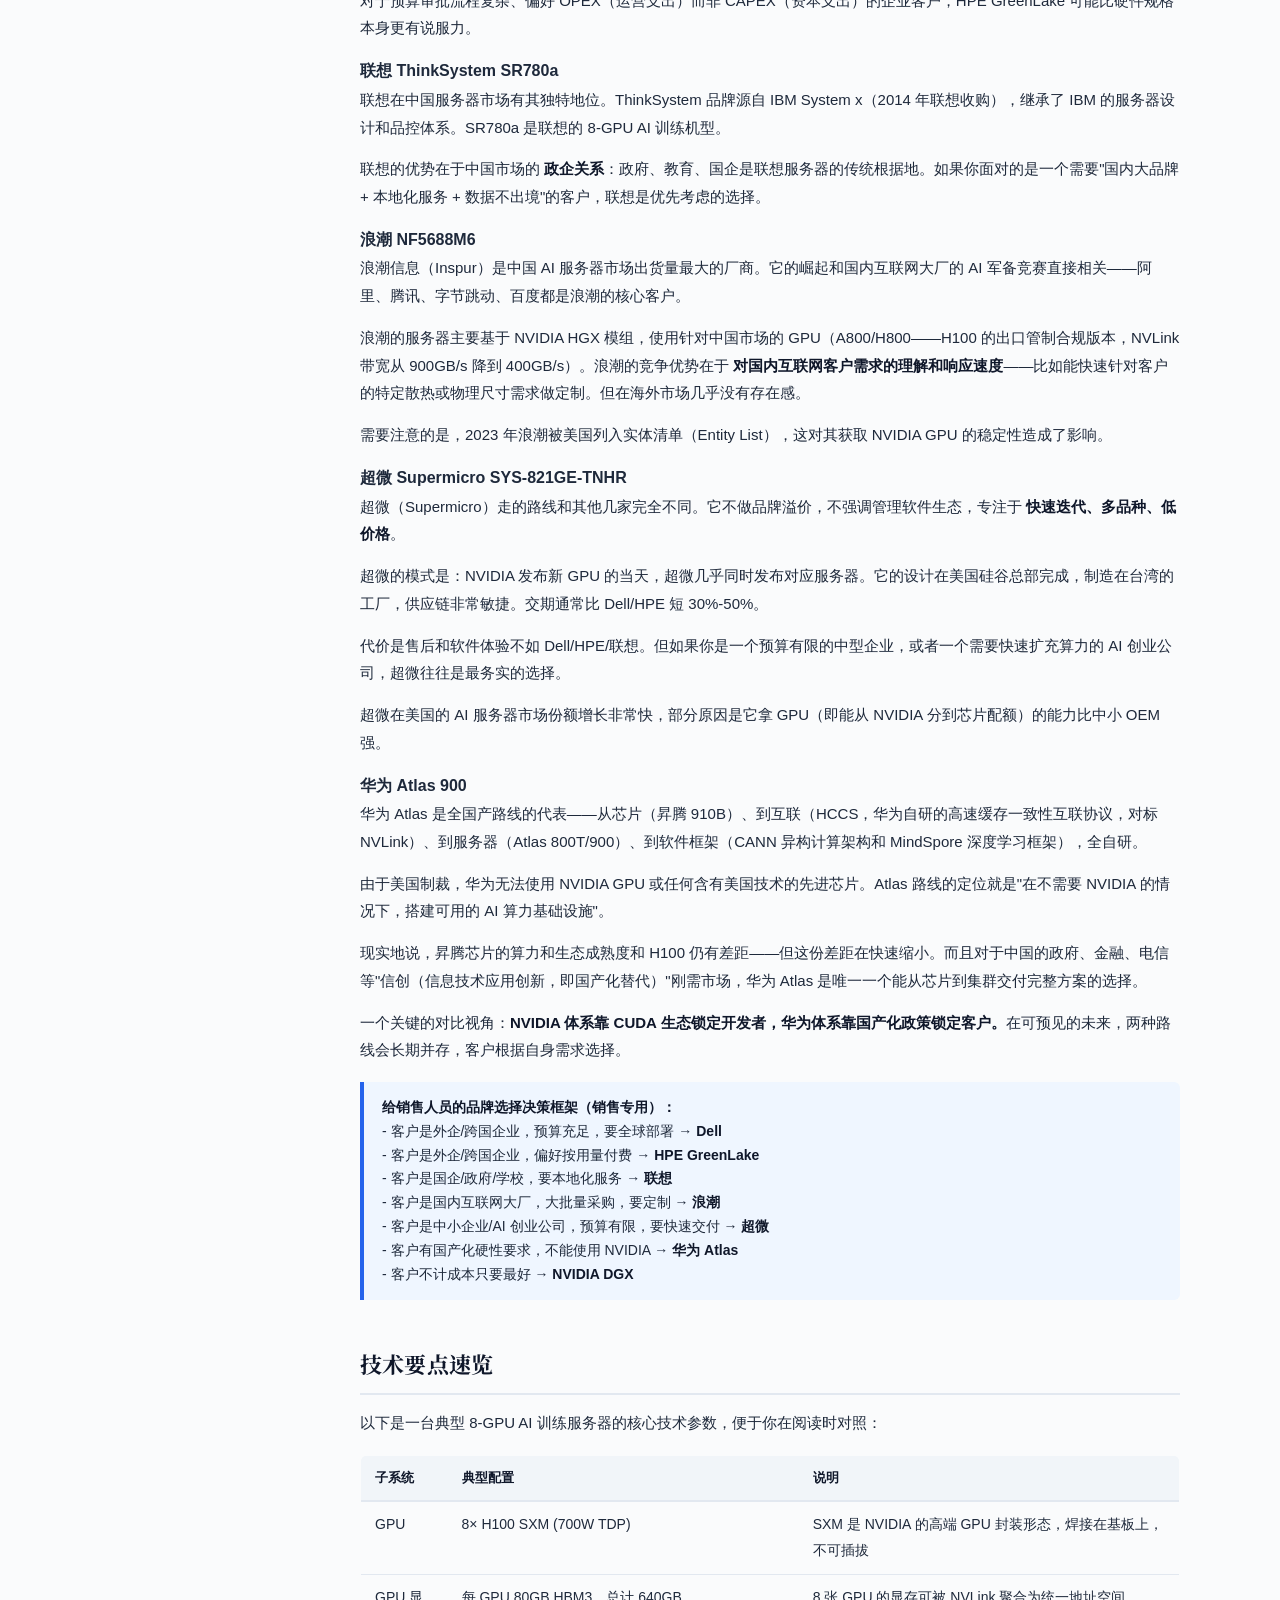
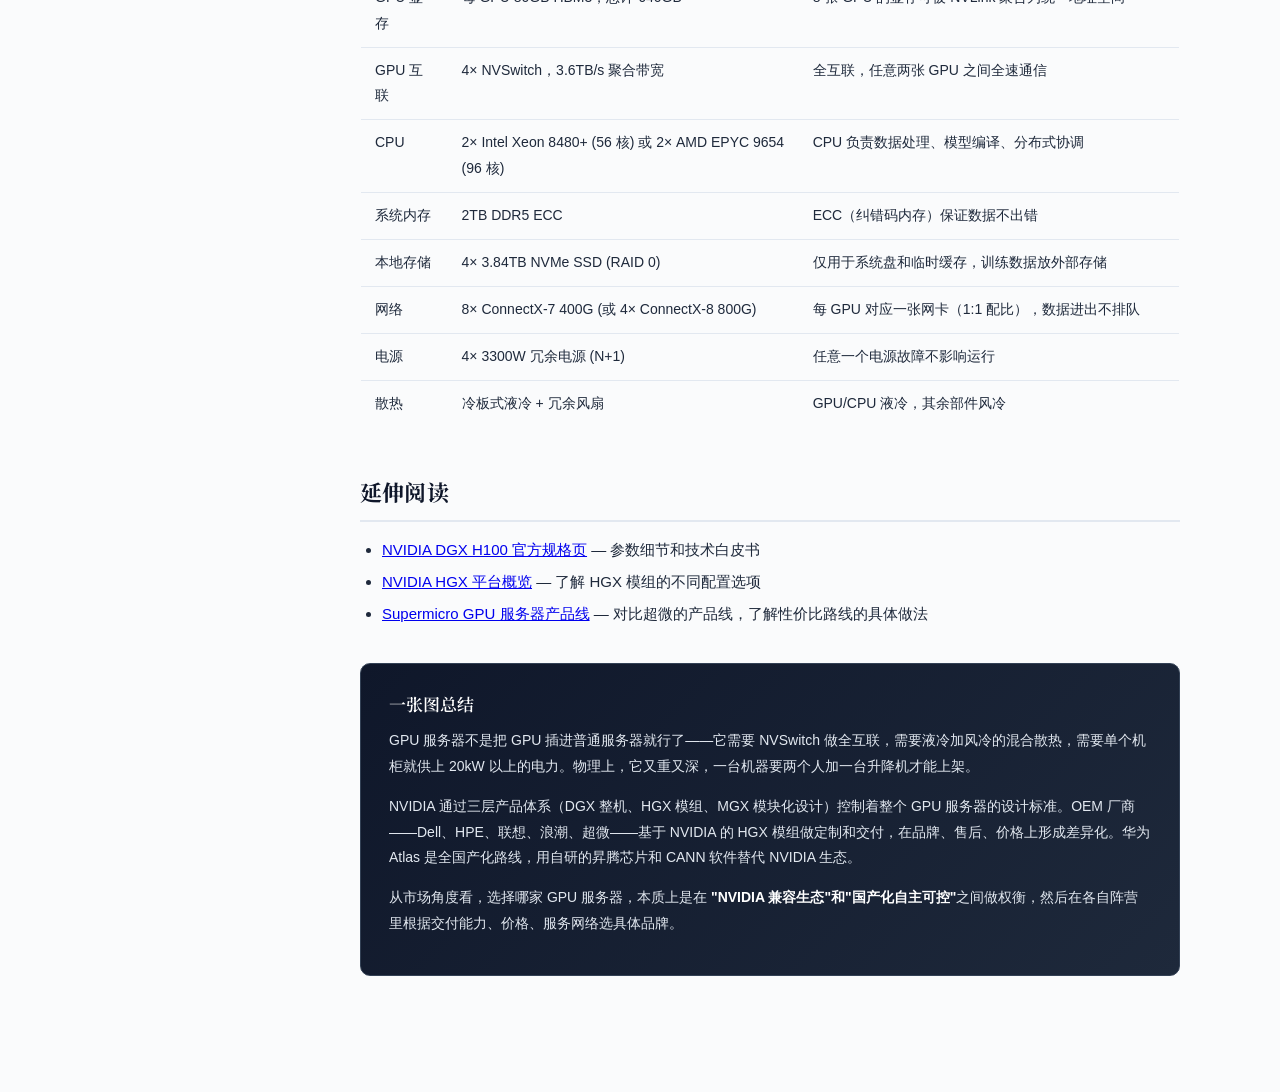
<file: stages/02-3-gpu-servers.html>
<!DOCTYPE html>
<html lang="zh-CN">
<head>
<meta charset="UTF-8">
<meta name="viewport" content="width=device-width, initial-scale=1.0">
<title>GPU 服务器整机 — 智算中心服务器全栈知识</title>
<link rel="stylesheet" href="../css/style.css">
</head>
<body>

<nav class="sidebar">
  <h2>智算中心服务器<br>全栈知识</h2>
  <div class="stage-title">阶段 1</div>
  <a href="01-overview.html">全景图：什么是智算中心</a>
  <div class="stage-title">阶段 2 · 算力</div>
  <a href="02-1-gpu-chips.html">GPU 芯片</a>
  <a href="02-2-memory.html">内存系统</a>
  <a href="02-3-gpu-servers.html">GPU 服务器整机</a>
  <div class="stage-title">阶段 3 · 网络</div>
  <a href="03-network.html">网络互联</a>
  <div class="stage-title">阶段 4 · 存储</div>
  <a href="04-storage.html">存储系统</a>
  <div class="stage-title">阶段 5 · 基础设施</div>
  <a href="05-cooling-power.html">散热与供电</a>
  <div class="stage-title">阶段 6 · 软件栈</div>
  <a href="06-1-drivers.html">驱动与加速层</a>
  <a href="06-2-containers.html">容器与资源调度</a>
  <a href="06-3-training.html">分布式训练框架</a>
  <a href="06-4-inference.html">推理引擎</a>
  <a href="06-5-monitoring.html">集群管理与监控</a>
  <div class="stage-title">总结</div>
  <a href="07-summary.html">完整参考架构</a>
</nav>

<main class="main">

  <h1>GPU 服务器整机 — 从芯片到一台能用的机器</h1>

  <div class="callout">
    <strong>本篇前置知识：</strong>建议先阅读 <a href="02-1-gpu-chips.html">GPU 芯片</a> 和 <a href="02-2-memory.html">内存系统</a>，了解 GPU 和 HBM 的基本概念后再看本章。
  </div>

  <h2>场景导入：GPU 芯片有了，然后呢？</h2>

  <p>前面两章我们讲了 GPU 芯片和 HBM 显存（高带宽内存，High Bandwidth Memory）——它们是算力的核心。但一块裸露的 GPU 芯片不能直接拿来训练模型。它需要插在电路板上，配上 CPU（中央处理器）、内存、硬盘、网卡、电源、风扇，装进一个机箱里，才能成为一台可用的服务器。</p>

  <p>这个过程听起来像"攒电脑"，但实际上 GPU 服务器的复杂度远超一台普通 PC。一台高端的 GPU 服务器是多个子系统在极端物理条件下的紧密耦合——它的设计决定了散热能不能压住上千瓦的热量、八张 GPU 之间能不能高效通信、机柜能不能装得下也供得起。</p>

  <p>本章回答三个问题：<strong>GPU 服务器长什么样？NVIDIA 是怎么控制整机生态的？市面上的品牌该怎么选？</strong></p>

  <h2>为什么 GPU 服务器和普通服务器完全不同？</h2>

  <p>普通服务器（也就是我们常见的数据中心服务器）通常装 1-2 颗 CPU，没有独立 GPU，或者最多插一张低功耗 GPU 做视频编解码。它的整机功耗大概 300-500W，2U 高（1U = 4.445cm，是机柜高度的标准单位），插上电就能跑。</p>

  <p>一台 8-GPU 的 AI 训练服务器则完全是另一个物种：</p>

  <table>
    <tr><th>对比维度</th><th>普通服务器</th><th>8-GPU AI 训练服务器</th></tr>
    <tr><td>GPU 数量</td><td>0-1 张（低功耗）</td><td>8 张（每张 700W）</td></tr>
    <tr><td>整机功耗</td><td>300-500W</td><td>8,000-12,000W</td></tr>
    <tr><td>高度</td><td>1U-2U</td><td>4U-8U</td></tr>
    <tr><td>重量</td><td>15-25kg</td><td>100-150kg</td></tr>
    <tr><td>散热方式</td><td>风冷</td><td>液冷为主，风冷为辅</td></tr>
    <tr><td>GPU 互联</td><td>无特殊要求</td><td>需要 NVSwitch/NVLink 高速互联</td></tr>
    <tr><td>网络</td><td>1-2 张万兆网卡</td><td>4-8 张 400G/800G 高速网卡</td></tr>
    <tr><td>典型单价</td><td>3-10 万元</td><td>200-350 万元</td></tr>
  </table>

  <p>一句话概括：<strong>GPU 服务器是电力、散热和互联密度三个极限同时逼近边界的产物。</strong>而这一切的设计逻辑，都要从 NVIDIA 对整机体系的三层控制说起。</p>

  <h2>核心概念 1：NVIDIA 的三种体系 —— DGX、HGX、MGX</h2>

  <p>理解 GPU 服务器的市场，必须先理解 NVIDIA 是怎么卖东西的。NVIDIA 不只是卖 GPU 芯片——它通过三种产品形态，从紧到松控制着整个 AI 服务器的设计标准。</p>

  <div class="concept-cards">
    <div class="concept-card">
      <h4>DGX（整机）</h4>
      <p>NVIDIA 自己设计、自己制造、自己销售的完整服务器。买回来插电就能用，软硬件一体，像苹果的产品逻辑。</p>
    </div>
    <div class="concept-card">
      <h4>HGX（GPU 模组）</h4>
      <p>NVIDIA 把 8 张 GPU + NVSwitch 集成在一块基板上，作为"半成品"卖给 Dell、HPE、联想等 OEM 厂商。</p>
    </div>
    <div class="concept-card">
      <h4>MGX（模块化设计）</h4>
      <p>更灵活的参考设计。OEM 厂商可以像搭积木一样，在不同规格的机箱里选配 GPU、CPU、网络模块的组合。</p>
    </div>
  </div>

  <h3>DGX：原厂的完整答案</h3>

  <p>DGX 是 NVIDIA 的旗舰整机品牌。以 DGX H100 为例：一台机器里装了 8 张 H100 GPU（每张含 80GB HBM3 显存），2 颗 Intel Xeon 或 AMD EPYC CPU，2TB 系统内存（DRAM），8 张 ConnectX-7 400G 网卡，以及全套的 NVSwitch 互联背板。</p>

  <p>DGX 的核心理念是"开箱即用"（out-of-box experience）。你不需要自己去研究 GPU 和 CPU 的搭配、散热怎么设计、BIOS 怎么调——NVIDIA 全部做好了。DGX 预装了 NVIDIA 的软件栈（CUDA、驱动、容器运行时），硬件和软件经过 NVIDIA 的完整验证。</p>

  <p>代价是价格。一台 DGX H100 的价格通常在 30 万美元以上（约 220 万人民币），同等配置的 OEM 服务器可能便宜 15%-25%。而且 DGX 的供应完全受 NVIDIA 控制——交期、数量、分配都没有太多议价空间。</p>

  <div class="callout warn">
    <strong>注意：</strong>DGX 是美国出口管制的重点对象。2023 年 10 月之后，DGX H100 不能直接卖给中国客户。中国市场的替代方案是通过 OEM 厂商购买基于 HGX 模组的服务器（使用降规的 H800/A800），或者走全国产的华为 Atlas 路线。
  </div>

  <h3>HGX：把核心模组交给 OEM</h3>

  <p>HGX 是 NVIDIA 的"半成品"策略。NVIDIA 把最核心的部分——8 张 GPU 通过 NVLink 互联，再通过 NVSwitch 芯片做全互联，集成在一块高密度基板（baseboard）上——做成一个标准化的 GPU 模组。这个模组叫做 <strong>HGX baseboard</strong>。</p>

  <p>然后 NVIDIA 把这个模组卖给 OEM 厂商（Dell、HPE、联想、超微等）。OEM 厂商的工作是：加上自己的主板（含 CPU 和系统内存）、机箱、电源、散热方案、管理软件（比如 Dell 的 iDRAC、HPE 的 iLO），封装成一台完整的服务器。</p>

  <p>这个模式有一个很恰当的类比：<strong>就像 Intel 把 CPU 和芯片组卖给 OEM，后者做成自己的电脑。</strong>NVIDIA 控制了最核心的 GPU 互联技术，OEM 在剩余的空间里做差异化和交付。</p>

  <h3>MGX：模块化的未来方向</h3>

  <p>MGX 是 NVIDIA 在 2023 年推出的最新设计体系，目标是让 OEM 有更大的灵活性。MGX 定义了标准化的机箱尺寸、主板布局、散热接口和电源规范，OEM 可以在同一个基础架构上选配不同世代、不同数量的 GPU。</p>

  <p>打个比方：DGX 像买一套精装修房，HGX 像买核心建材自己盖，MGX 像是标准化的装配式建筑——墙、梁、柱的接口都定好了，你可以自由选择不同的房间布局和外立面。</p>

  <p>MGX 目前在市场推广初期，尚未成为主流，但代表了 NVIDIA 向更开放生态迈出的一步。</p>

  <h2>核心概念 2：NVLink 和 NVSwitch —— GPU 之间的"高速公路"</h2>

  <p>一台 8-GPU 的服务器不是把 8 张卡插进 PCIe 槽就完事了。如果你这样做，GPU 之间的通信必须经过 PCIe 总线（外设互连标准，Peripheral Component Interconnect Express）——这是设计之初为了连接硬盘、网卡、显卡等外设而定的协议，不是为 8 张 GPU 之间互相高速传数据而设计的。</p>

  <p>训练一个大模型时，8 张 GPU 需要不断地互相传数据——梯度同步（gradient synchronization）、模型参数的广播（broadcast）——如果走 PCIe，延迟高、带宽低，会成为整个训练过程的瓶颈。</p>

  <h3>NVLink：GPU 之间的直连通道</h3>

  <p>NVLink 是 NVIDIA 专为 GPU-to-GPU 通信设计的高速互联协议。可以理解为"在 GPU 之间修了一条专属高速公路"，不走 PCIe 这条拥堵的城市道路。</p>

  <p>关键数据：</p>
  <ul>
    <li><strong>第四代 NVLink</strong>（H100 使用）：单链路双向带宽 900 GB/s（每秒 9000 亿字节），是 PCIe Gen5 x16（约 128 GB/s）的 7 倍。</li>
    <li>每张 H100 GPU 有 <strong>18 条 NVLink 通道</strong>，可以同时和多个 GPU 直连通信。</li>
  </ul>

  <h3>NVSwitch：让八个 GPU 围坐一桌</h3>

  <p>NVLink 解决了"点对点"的问题，但还有"全互联"的问题。如果 8 张 GPU 两两之间都要直连，需要非常复杂的布线——每张 GPU 和其余 7 张各连一条线，总共 28 对连接，物理上几乎不可行。</p>

  <p><strong>NVSwitch 芯片</strong>就是解决这个问题的。NVSwitch 是一个高速交换机芯片，它连接着服务器里的全部 8 张 GPU，任何一张 GPU 都可以通过 NVSwitch 以全速（full bandwidth）和任何另一张 GPU 通信，不需要经过中间 GPU 转发。</p>

  <p>一个比喻：</p>
  <ul>
    <li><strong>没有 NVSwitch</strong>：8 个人坐在不同的房间，只能通过一个中央信箱（PCIe）传递纸条——每次只能一个人写信、一个人收信，其他人等着。</li>
    <li><strong>有了 NVSwitch</strong>：8 个人围坐在一张圆桌旁，每个人可以同时和任何其他人说话——全双工、全带宽。</li>
  </ul>

  <p>在 DGX H100 中，使用了 <strong>4 颗 NVSwitch 芯片</strong>，提供 8 个 GPU 之间的全互联（fully connected all-to-all），总聚合带宽达到 3.6 TB/s。</p>

  <h2>核心概念 3：PCIe —— 连接 GPU 与外部世界的"主动脉"</h2>

  <p>NVLink 解决了 GPU 之间的问题，但 GPU 还需要和 CPU、网卡、存储通信——这些通路走的是 PCIe。</p>

  <p>PCIe（Peripheral Component Interconnect Express，外设组件互连标准）是计算机里最通用的高速总线协议。你可以把它理解为"主板上的高速公路网"——CPU 通过 PCIe 连接 GPU、NVMe 硬盘（非易失性内存标准固态硬盘）、网卡等所有高速外设。</p>

  <p>在 GPU 服务器里，PCIe 承担着两个关键角色：</p>
  <ol>
    <li><strong>CPU 到 GPU 的连接：</strong>CPU 通过 PCIe 向 GPU 下发指令、传输数据。如果这个通路不够宽，CPU 喂数据给 GPU 的速度就跟不上 GPU 的算力。</li>
    <li><strong>GPU 到网卡的连接：</strong>在多机训练时，每台服务器要通过网卡把本机的梯度数据发给其他服务器。GPU 和网卡之间的 PCIe 带宽决定了数据出去的速率。</li>
  </ol>

  <p>当前主流是 <strong>PCIe Gen5（第五代）</strong>，单条通道（lane）的带宽约 4 GB/s。一个 x16 插槽（16 条通道绑定在一起）提供约 <strong>64 GB/s 的单向带宽，双向约 128 GB/s</strong>。</p>

  <p>在 DGX H100 的设计中，每张 GPU 通过 PCIe Gen5 x16 连接 CPU 或 PCIe Switch（PCIe 交换芯片），确保数据出入 GPU 的路径足够宽。</p>

  <div class="callout">
    <strong>对销售人员来说的关键信息：</strong>当你听到客户问"这台服务器有没有 PCIe 瓶颈"时，他们关心的其实是——CPU 喂数据给 GPU 够不够快？GPU 往外发数据给网卡够不够快？答案是：对于大模型训练，PCIe 通常不是最大瓶颈（NVLink 带宽更关键）；但对于推理（推理，即让训练好的模型对外提供服务），PCIe 可能成为瓶颈，因为每个请求的数据都要通过 PCIe 进出 GPU。
  </div>

  <h2>一台 8-GPU 服务器到底长什么样？</h2>

  <p>上面对比了普通服务器和 GPU 服务器的参数差距，但数字不如实际感受直观。让我们拆开来看一台典型的 8-GPU 训练服务器——以 DGX H100 为例。</p>

  <h3>物理形态</h3>

  <p>DGX H100 的高度是 8U（约 35.6 厘米），深度约 90 厘米，重量约 <strong>130 公斤</strong>。这不是一个人能搬动的设备——数据中心需要用液压升降机（server lift）来上架。两台 DGX H100 就能占满一层 42U 标准机柜的重量上限。</p>

  <p>打开机箱盖，你会看到：</p>
  <ul>
    <li><strong>中间区域：</strong>HGX GPU 基板，8 张 H100 GPU 通过 NVLink + NVSwitch 紧密互联，整个基板像一个"算力核"。GPU 上面覆盖着液冷板（cold plate），冷却液在其中循环带走热量。</li>
    <li><strong>后方：</strong>2 颗服务器 CPU（Intel Xeon 或 AMD EPYC），旁边插着 DDR5 系统内存条（通常是 16-32 根，总容量 1-2TB）。</li>
    <li><strong>两侧：</strong>4-8 张 ConnectX-7 高速网卡（每张 400Gbps），用于连接外部网络和其他服务器。</li>
    <li><strong>底部：</strong>多个 NVMe SSD 硬盘（通常是 2-4 块，每块 3.84TB-7.68TB），用于本地存储操作系统和临时数据。</li>
    <li><strong>尾部：</strong>3-4 个冗余电源模块，每个功率 3000-3300W。任意一个电源坏了，其余电源仍能支撑整机运行。</li>
  </ul>

  <h3>散热设计：六成在芯片，四成在风道</h3>

  <p>你可能觉得"用了液冷就不用管风了"——这是一个常见的误解。</p>

  <p>液冷（通常是冷板式液冷，cold plate liquid cooling）只覆盖了 GPU、CPU 和 NVSwitch 这几个最热的芯片。但服务器里还有内存条、网卡、电源模块、硬盘——这些部件仍然需要风扇散热。同时，液冷板不可能覆盖芯片的每一个角落，芯片周围的电路板（PCB）也需要气流带走热量。</p>

  <p>所以，即使是液冷服务器，<strong>机箱内部的风道设计仍然极其关键</strong>。DGX H100 的设计中，前端进风、后端出风，气流经过精心规划的通道，依次经过内存、硬盘，再到达 GPU 区域。任何风道设计的缺陷——比如气流短路、死角积热——都可能导致某个部件过热，引发降频或宕机。</p>

  <h3>机柜层面：为什么一个 42U 机柜只放 2-4 台 GPU 服务器？</h3>

  <p>标准数据中心机柜是 42U 高。按高度算，8U 的 DGX H100 可以放 5 台（5 × 8U = 40U）。但实际上大多数数据中心只敢放 <strong>2-4 台</strong>。原因有三个：</p>

  <ol>
    <li><strong>电力限制：</strong>一个标准机柜的单路供电通常 10-15kW。一台 DGX H100 峰值功耗 ~10kW，两台就满了。要放更多需要改造配电，甚至拉双路或三路供电。</li>
    <li><strong>散热限制：</strong>机柜功耗超过 30kW 后，传统风冷机房完全无法散热，必须升级为液冷（直接到芯片的冷却液循环），而液冷改造需要重新铺设管路，成本和工期都不低。</li>
    <li><strong>地板承重：</strong>一台 130kg 的 DGX，4 台就是 520kg。加上机柜自身、配电和网络设备，总重可能超过 800kg。老机房的高架地板（raised floor）承重标准可能只有 500kg/m²。</li>
  </ol>

  <p>所以在实际规划中，一个 42U 机柜放 2 台 DGX 是最常见也最安全的配置。</p>

  <h2>重点章节：品牌选择 —— 市面上的 GPU 服务器怎么选？</h2>

  <p>对于销售和采购决策者而言，理解不同厂商的定位和优劣势，比理解技术细节更重要。下面逐家分析。</p>

  <h3>品牌全景对比</h3>

  <table>
    <tr><th>厂商</th><th>主力 GPU 服务器</th><th>GPU 支持</th><th>定位与特点</th></tr>
    <tr>
      <td><strong>NVIDIA</strong></td>
      <td>DGX H100 / DGX B200</td>
      <td>8× H100 / B200</td>
      <td>原厂标杆。软硬一体，开箱即用，价格最高。适合追求 zero-touch 体验的顶级客户。</td>
    </tr>
    <tr>
      <td><strong>Dell</strong></td>
      <td>PowerEdge XE9680</td>
      <td>8× H100 / B200</td>
      <td>全球服务器出货量第一。用 HGX 模组 + 自家机箱/散热/iDRAC 管理。供应链和售后覆盖最广。</td>
    </tr>
    <tr>
      <td><strong>HPE</strong></td>
      <td>ProLiant DL380a</td>
      <td>8× H100</td>
      <td>企业级市场深耕多年。iLO 管理芯片和 HPE GreenLake（按用量计费）是独特优势。</td>
    </tr>
    <tr>
      <td><strong>联想</strong></td>
      <td>ThinkSystem SR780a</td>
      <td>8× H100</td>
      <td>中国市场根基深厚，政企和教育客户关系强。供应链在中国有本地化优势。</td>
    </tr>
    <tr>
      <td><strong>浪潮</strong></td>
      <td>NF5688M6</td>
      <td>8× A800 / H800</td>
      <td>中国 AI 服务器出货量最大。深度绑定阿里、腾讯、字节等互联网大厂。对国内客户的定制响应快。</td>
    </tr>
    <tr>
      <td><strong>超微 (Supermicro)</strong></td>
      <td>SYS-821GE-TNHR</td>
      <td>8× H100 / B200</td>
      <td>性价比路线。美国设计、台湾制造，品种多、交期短、价格灵活。适合对成本敏感的中型客户。</td>
    </tr>
    <tr>
      <td><strong>华为</strong></td>
      <td>Atlas 900 训练集群</td>
      <td>昇腾 910B</td>
      <td>被制裁后走全国产路线，从芯片（昇腾）到服务器（Atlas）到软件（CANN/MindSpore）全自研。适合有国产化刚需的客户。</td>
    </tr>
  </table>

  <h3>逐家详解</h3>

  <h4>Dell PowerEdge XE9680</h4>
  <p>Dell 是全球服务器市场份额第一的厂商（连续多年 IDC 数据显示 15%-18% 市占），其 AI 服务器策略很明确：用 NVIDIA 的 HGX 模组，搭配自己成熟的 PowerEdge 平台。XE9680 是 Dell 的旗舰 8-GPU 机型，6U 高，支持 H100 和 B200。</p>
  <p>Dell 的核心优势不在技术差异化（GPU 模组都是 NVIDIA 的），而在 <strong>交付能力</strong>：全球 170 多个国家的售后网络、成熟的供应链、统一的管理平台（iDRAC + OpenManage）。对跨国企业或需要全球部署的客户，Dell 是风险最低的选择。</p>

  <h4>HPE ProLiant DL380a</h4>
  <p>HPE（惠普企业）是服务器市场的另一极。DL380a 基于经典的 ProLiant 平台（ProLiant 是 HPE 最畅销的服务器产品线，已出货超过 400 万台）。HPE 的独特卖点有两个：一是 iLO（集成管理芯片，Integrated Lights-Out）远程管理技术经过二十多年的打磨，成熟度高；二是 HPE GreenLake 提供"按使用量付费"的消费模式，客户不需要一次性支付全部采购成本。</p>
  <p>对于预算审批流程复杂、偏好 OPEX（运营支出）而非 CAPEX（资本支出）的企业客户，HPE GreenLake 可能比硬件规格本身更有说服力。</p>

  <h4>联想 ThinkSystem SR780a</h4>
  <p>联想在中国服务器市场有其独特地位。ThinkSystem 品牌源自 IBM System x（2014 年联想收购），继承了 IBM 的服务器设计和品控体系。SR780a 是联想的 8-GPU AI 训练机型。</p>
  <p>联想的优势在于中国市场的 <strong>政企关系</strong>：政府、教育、国企是联想服务器的传统根据地。如果你面对的是一个需要"国内大品牌 + 本地化服务 + 数据不出境"的客户，联想是优先考虑的选择。</p>

  <h4>浪潮 NF5688M6</h4>
  <p>浪潮信息（Inspur）是中国 AI 服务器市场出货量最大的厂商。它的崛起和国内互联网大厂的 AI 军备竞赛直接相关——阿里、腾讯、字节跳动、百度都是浪潮的核心客户。</p>
  <p>浪潮的服务器主要基于 NVIDIA HGX 模组，使用针对中国市场的 GPU（A800/H800——H100 的出口管制合规版本，NVLink 带宽从 900GB/s 降到 400GB/s）。浪潮的竞争优势在于 <strong>对国内互联网客户需求的理解和响应速度</strong>——比如能快速针对客户的特定散热或物理尺寸需求做定制。但在海外市场几乎没有存在感。</p>
  <p>需要注意的是，2023 年浪潮被美国列入实体清单（Entity List），这对其获取 NVIDIA GPU 的稳定性造成了影响。</p>

  <h4>超微 Supermicro SYS-821GE-TNHR</h4>
  <p>超微（Supermicro）走的路线和其他几家完全不同。它不做品牌溢价，不强调管理软件生态，专注于 <strong>快速迭代、多品种、低价格</strong>。</p>
  <p>超微的模式是：NVIDIA 发布新 GPU 的当天，超微几乎同时发布对应服务器。它的设计在美国硅谷总部完成，制造在台湾的工厂，供应链非常敏捷。交期通常比 Dell/HPE 短 30%-50%。</p>
  <p>代价是售后和软件体验不如 Dell/HPE/联想。但如果你是一个预算有限的中型企业，或者一个需要快速扩充算力的 AI 创业公司，超微往往是最务实的选择。</p>
  <p>超微在美国的 AI 服务器市场份额增长非常快，部分原因是它拿 GPU（即能从 NVIDIA 分到芯片配额）的能力比中小 OEM 强。</p>

  <h4>华为 Atlas 900</h4>
  <p>华为 Atlas 是全国产路线的代表——从芯片（昇腾 910B）、到互联（HCCS，华为自研的高速缓存一致性互联协议，对标 NVLink）、到服务器（Atlas 800T/900）、到软件框架（CANN 异构计算架构和 MindSpore 深度学习框架），全自研。</p>
  <p>由于美国制裁，华为无法使用 NVIDIA GPU 或任何含有美国技术的先进芯片。Atlas 路线的定位就是"在不需要 NVIDIA 的情况下，搭建可用的 AI 算力基础设施"。</p>
  <p>现实地说，昇腾芯片的算力和生态成熟度和 H100 仍有差距——但这份差距在快速缩小。而且对于中国的政府、金融、电信等"信创（信息技术应用创新，即国产化替代）"刚需市场，华为 Atlas 是唯一一个能从芯片到集群交付完整方案的选择。</p>
  <p>一个关键的对比视角：<strong>NVIDIA 体系靠 CUDA 生态锁定开发者，华为体系靠国产化政策锁定客户。</strong>在可预见的未来，两种路线会长期并存，客户根据自身需求选择。</p>

  <div class="callout">
    <strong>给销售人员的品牌选择决策框架（销售专用）：</strong><br>
    - 客户是外企/跨国企业，预算充足，要全球部署 → <strong>Dell</strong><br>
    - 客户是外企/跨国企业，偏好按用量付费 → <strong>HPE GreenLake</strong><br>
    - 客户是国企/政府/学校，要本地化服务 → <strong>联想</strong><br>
    - 客户是国内互联网大厂，大批量采购，要定制 → <strong>浪潮</strong><br>
    - 客户是中小企业/AI 创业公司，预算有限，要快速交付 → <strong>超微</strong><br>
    - 客户有国产化硬性要求，不能使用 NVIDIA → <strong>华为 Atlas</strong><br>
    - 客户不计成本只要最好 → <strong>NVIDIA DGX</strong>
  </div>

  <h2>技术要点速览</h2>

  <p>以下是一台典型 8-GPU AI 训练服务器的核心技术参数，便于你在阅读时对照：</p>

  <table>
    <tr><th>子系统</th><th>典型配置</th><th>说明</th></tr>
    <tr><td>GPU</td><td>8× H100 SXM (700W TDP)</td><td>SXM 是 NVIDIA 的高端 GPU 封装形态，焊接在基板上，不可插拔</td></tr>
    <tr><td>GPU 显存</td><td>每 GPU 80GB HBM3，总计 640GB</td><td>8 张 GPU 的显存可被 NVLink 聚合为统一地址空间</td></tr>
    <tr><td>GPU 互联</td><td>4× NVSwitch，3.6TB/s 聚合带宽</td><td>全互联，任意两张 GPU 之间全速通信</td></tr>
    <tr><td>CPU</td><td>2× Intel Xeon 8480+ (56 核) 或 2× AMD EPYC 9654 (96 核)</td><td>CPU 负责数据处理、模型编译、分布式协调</td></tr>
    <tr><td>系统内存</td><td>2TB DDR5 ECC</td><td>ECC（纠错码内存）保证数据不出错</td></tr>
    <tr><td>本地存储</td><td>4× 3.84TB NVMe SSD (RAID 0)</td><td>仅用于系统盘和临时缓存，训练数据放外部存储</td></tr>
    <tr><td>网络</td><td>8× ConnectX-7 400G (或 4× ConnectX-8 800G)</td><td>每 GPU 对应一张网卡（1:1 配比），数据进出不排队</td></tr>
    <tr><td>电源</td><td>4× 3300W 冗余电源 (N+1)</td><td>任意一个电源故障不影响运行</td></tr>
    <tr><td>散热</td><td>冷板式液冷 + 冗余风扇</td><td>GPU/CPU 液冷，其余部件风冷</td></tr>
  </table>

  <h2>延伸阅读</h2>
  <ul>
    <li><a href="https://www.nvidia.com/en-us/data-center/dgx-h100/" target="_blank" rel="noopener">NVIDIA DGX H100 官方规格页</a> — 参数细节和技术白皮书</li>
    <li><a href="https://www.nvidia.com/en-us/data-center/hgx/" target="_blank" rel="noopener">NVIDIA HGX 平台概览</a> — 了解 HGX 模组的不同配置选项</li>
    <li><a href="https://www.supermicro.com/en/products/system/GPU" target="_blank" rel="noopener">Supermicro GPU 服务器产品线</a> — 对比超微的产品线，了解性价比路线的具体做法</li>
  </ul>

  <div class="summary-box">
    <h3>一张图总结</h3>
    <p>GPU 服务器不是把 GPU 插进普通服务器就行了——它需要 NVSwitch 做全互联，需要液冷加风冷的混合散热，需要单个机柜就供上 20kW 以上的电力。物理上，它又重又深，一台机器要两个人加一台升降机才能上架。</p>
    <p>NVIDIA 通过三层产品体系（DGX 整机、HGX 模组、MGX 模块化设计）控制着整个 GPU 服务器的设计标准。OEM 厂商——Dell、HPE、联想、浪潮、超微——基于 NVIDIA 的 HGX 模组做定制和交付，在品牌、售后、价格上形成差异化。华为 Atlas 是全国产化路线，用自研的昇腾芯片和 CANN 软件替代 NVIDIA 生态。</p>
    <p>从市场角度看，选择哪家 GPU 服务器，本质上是在 <strong>"NVIDIA 兼容生态"和"国产化自主可控"</strong>之间做权衡，然后在各自阵营里根据交付能力、价格、服务网络选具体品牌。</p>
  </div>

</main>

<script src="../js/nav.js"></script>
</body>
</html>
</file>
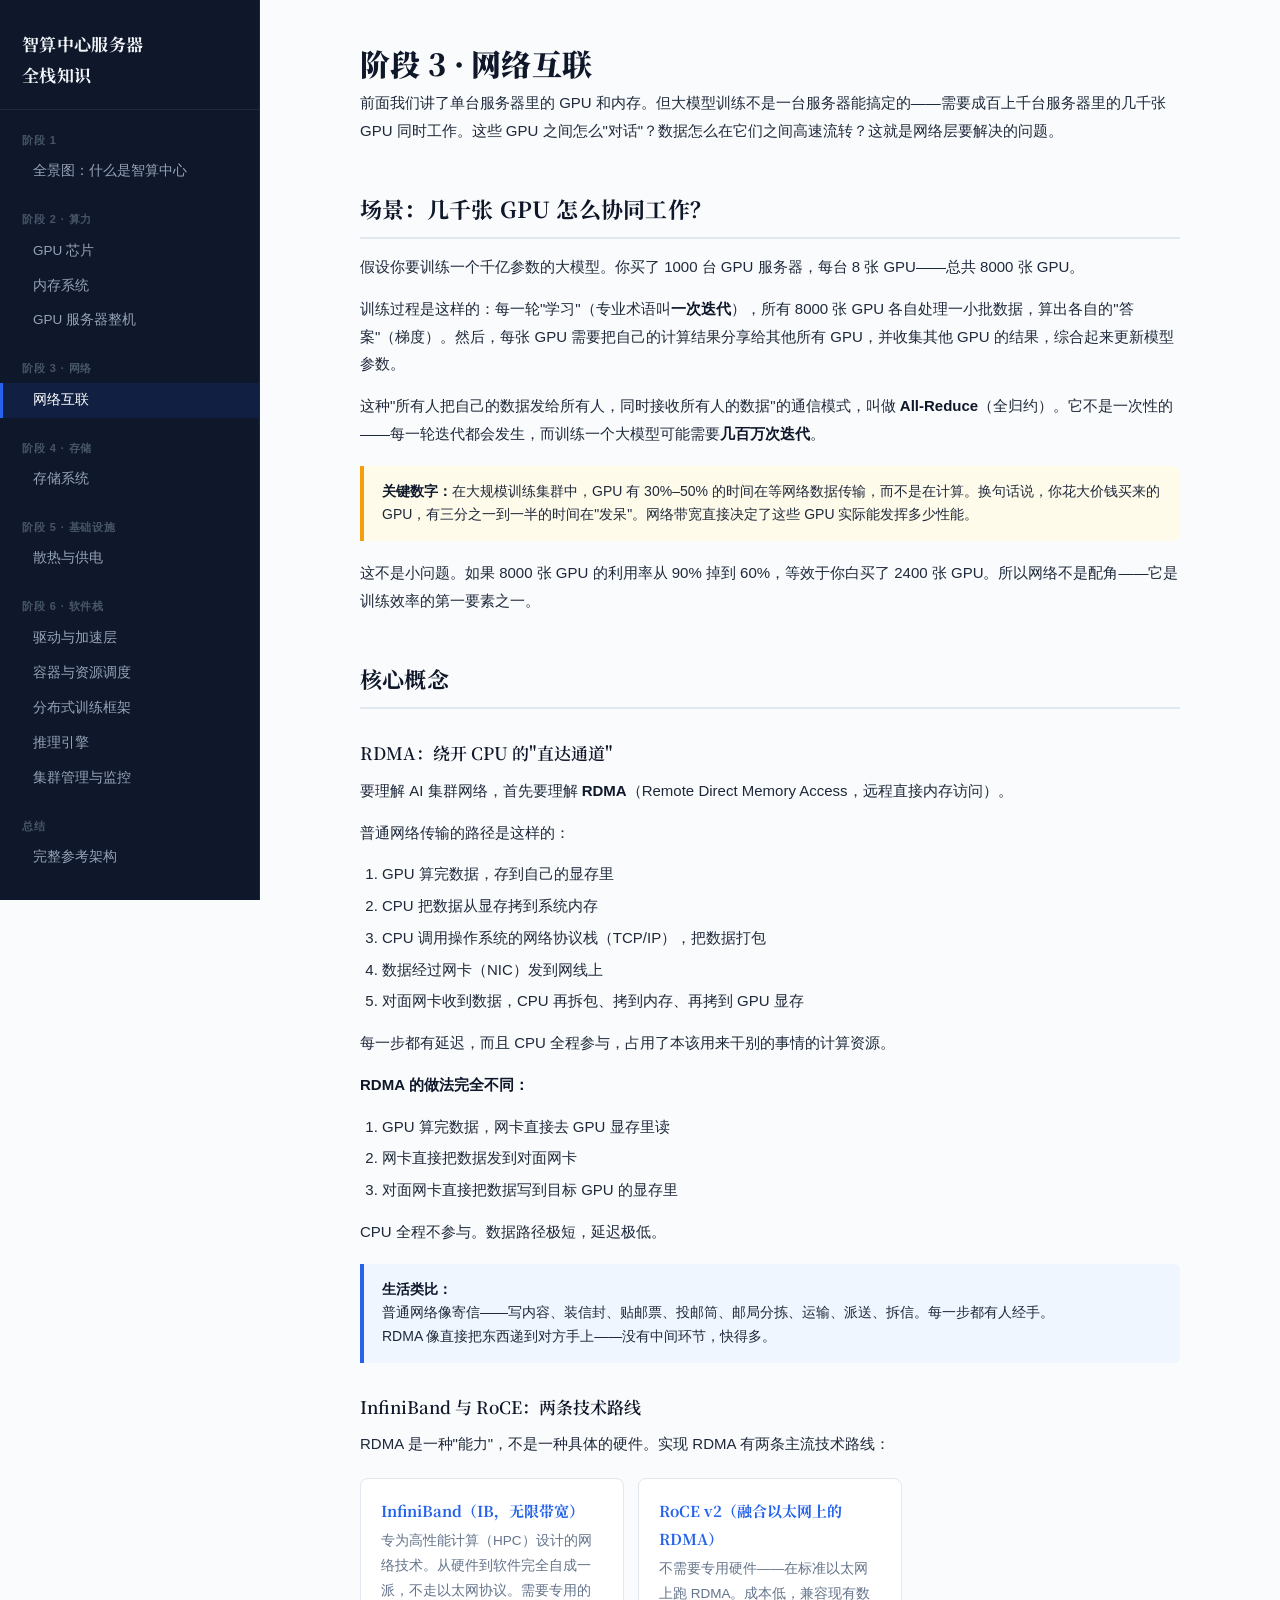
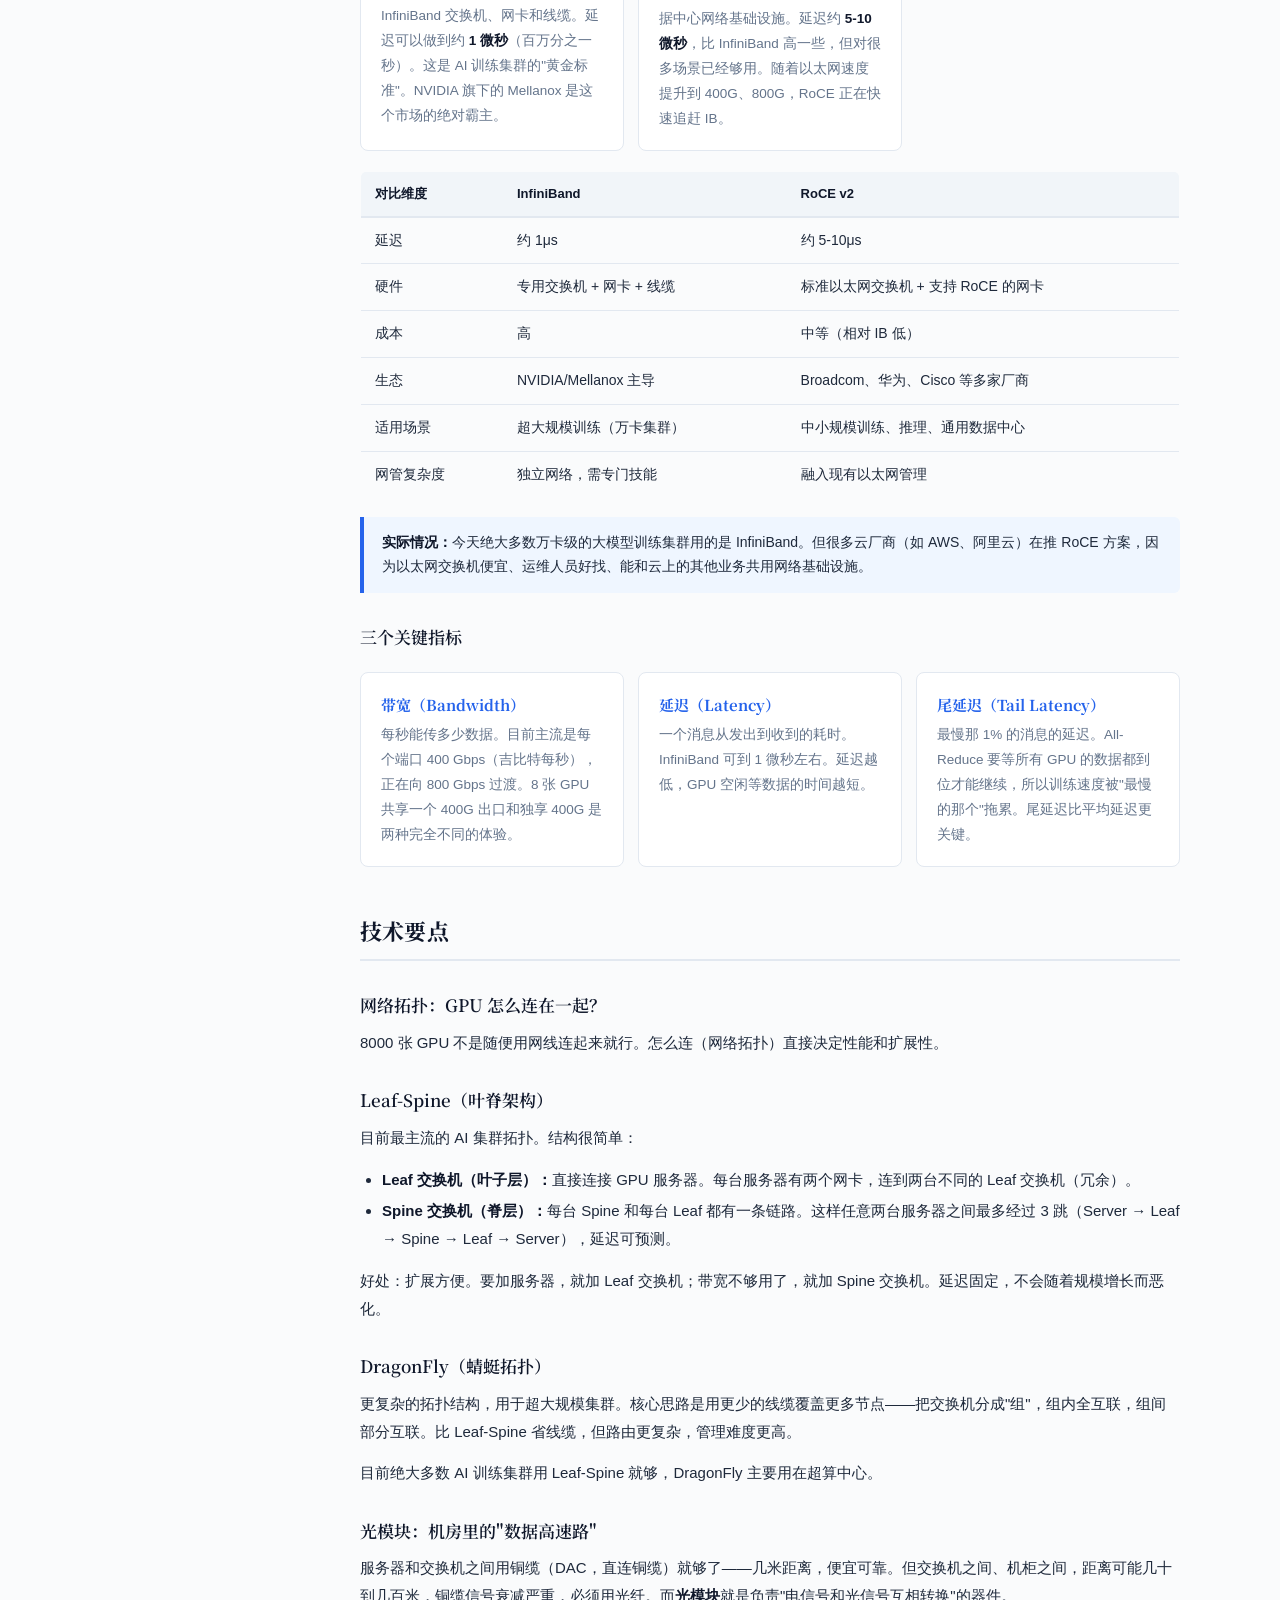
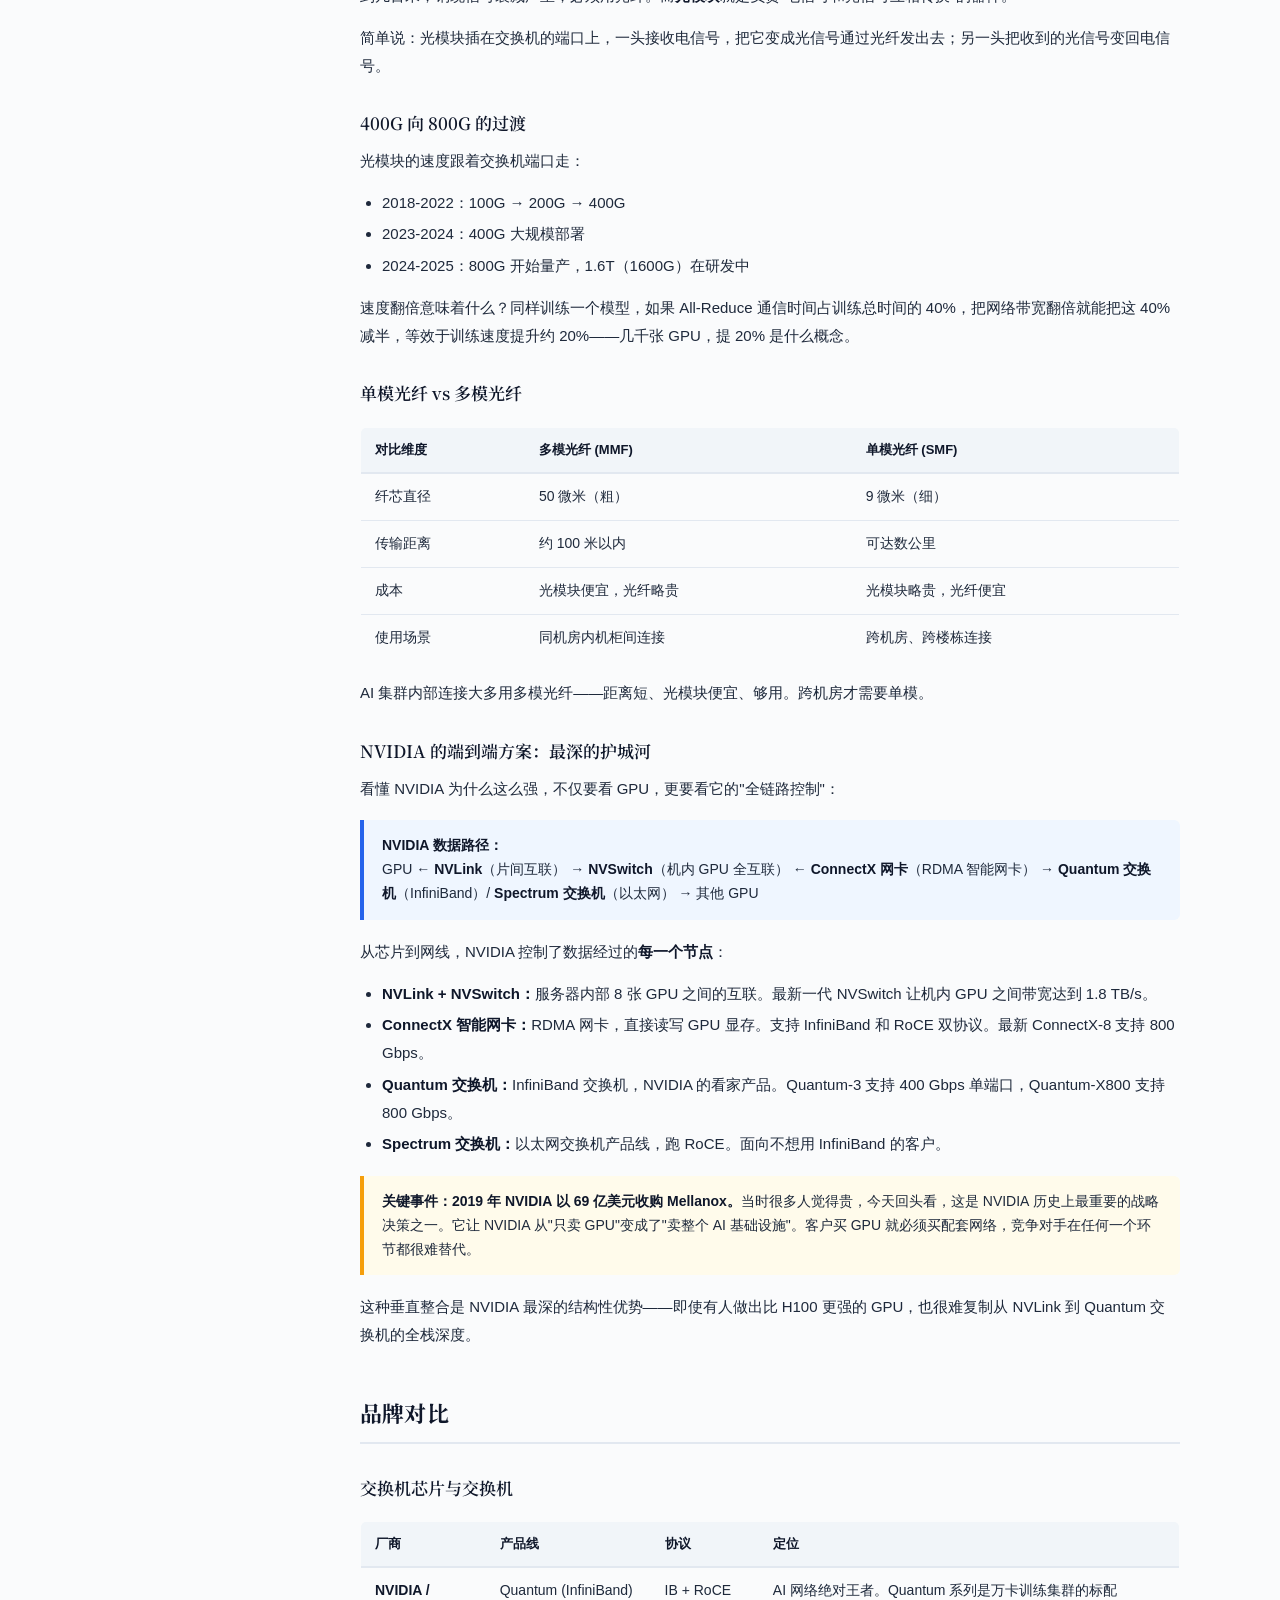
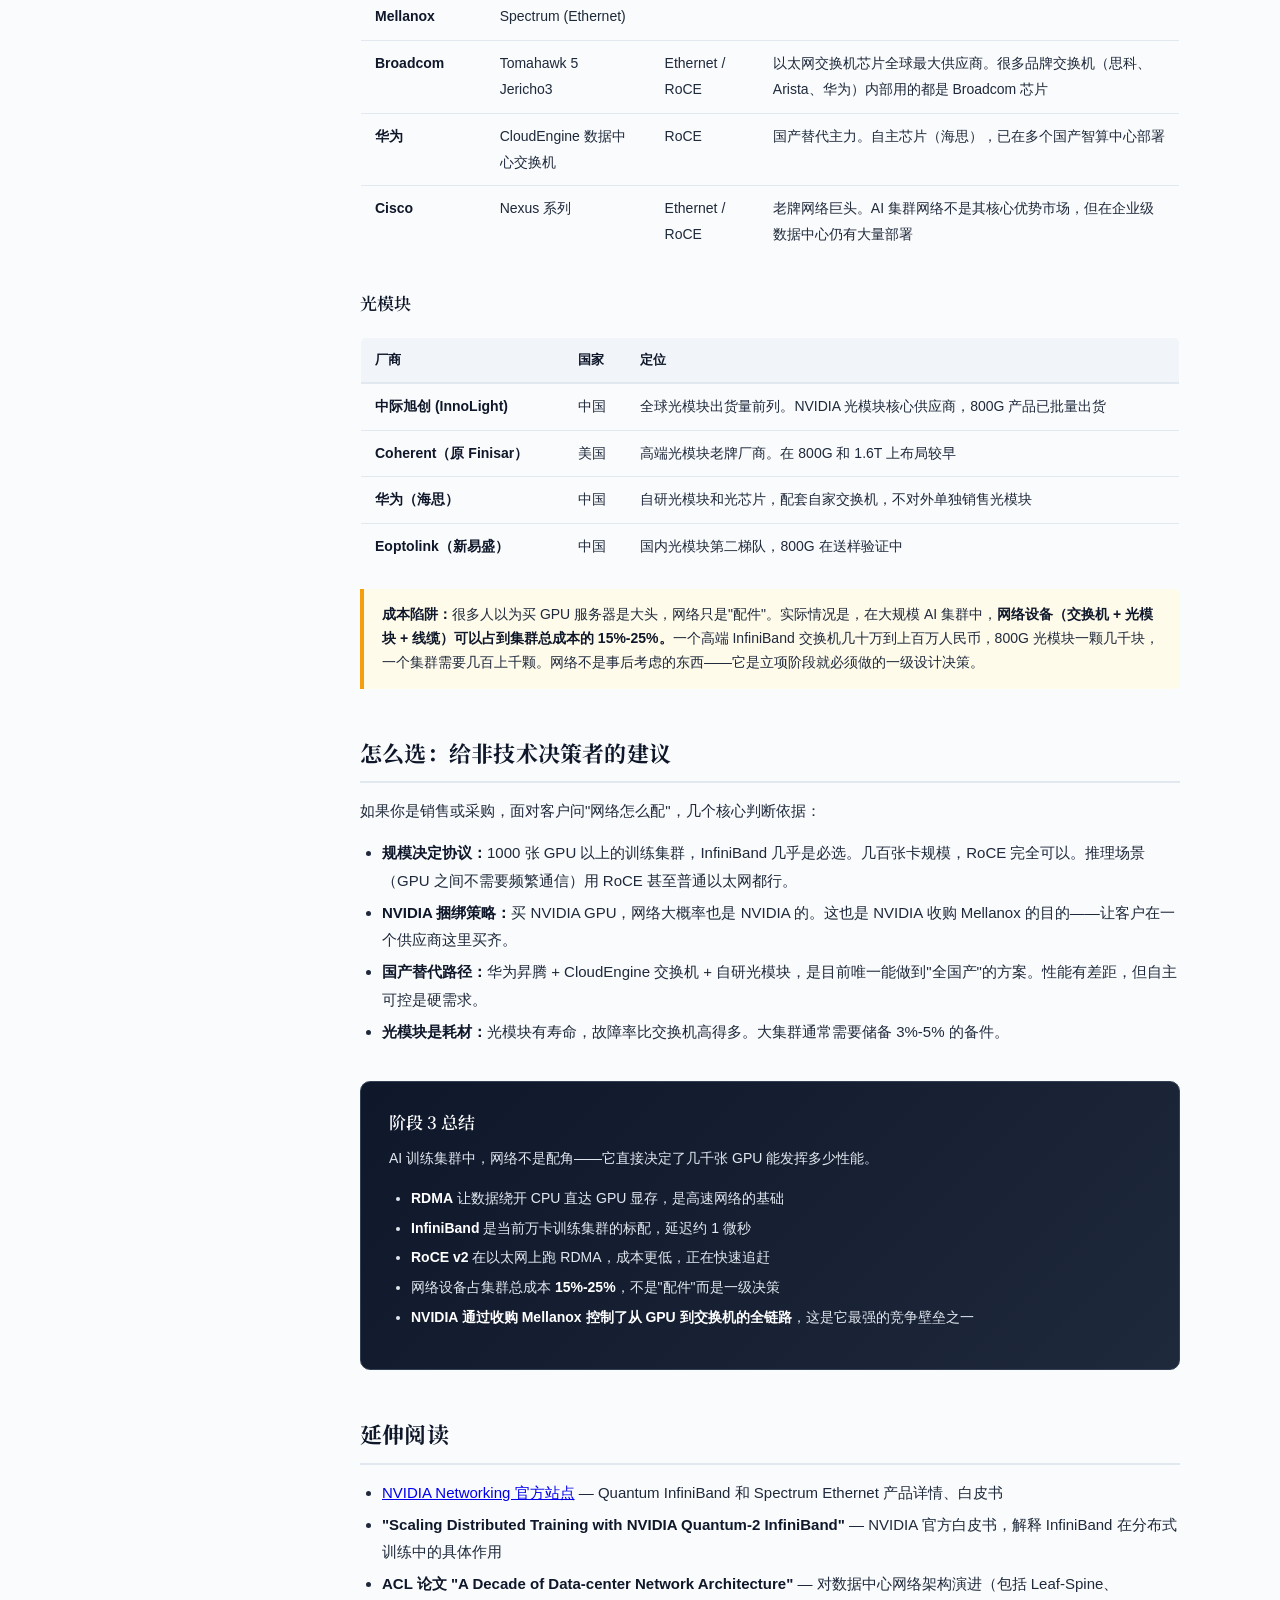
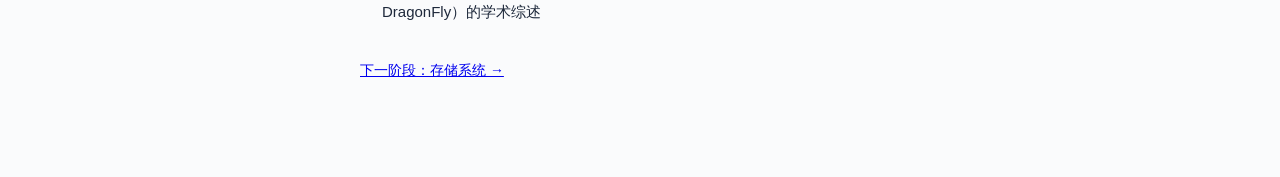
<file: stages/03-network.html>
<!DOCTYPE html>
<html lang="zh-CN">
<head>
<meta charset="UTF-8">
<meta name="viewport" content="width=device-width, initial-scale=1.0">
<title>网络互联 — 智算中心服务器全栈知识</title>
<link rel="stylesheet" href="../css/style.css">
</head>
<body>

<nav class="sidebar">
  <h2>智算中心服务器<br>全栈知识</h2>
  <div class="stage-title">阶段 1</div>
  <a href="01-overview.html">全景图：什么是智算中心</a>
  <div class="stage-title">阶段 2 · 算力</div>
  <a href="02-1-gpu-chips.html">GPU 芯片</a>
  <a href="02-2-memory.html">内存系统</a>
  <a href="02-3-gpu-servers.html">GPU 服务器整机</a>
  <div class="stage-title">阶段 3 · 网络</div>
  <a href="03-network.html">网络互联</a>
  <div class="stage-title">阶段 4 · 存储</div>
  <a href="04-storage.html">存储系统</a>
  <div class="stage-title">阶段 5 · 基础设施</div>
  <a href="05-cooling-power.html">散热与供电</a>
  <div class="stage-title">阶段 6 · 软件栈</div>
  <a href="06-1-drivers.html">驱动与加速层</a>
  <a href="06-2-containers.html">容器与资源调度</a>
  <a href="06-3-training.html">分布式训练框架</a>
  <a href="06-4-inference.html">推理引擎</a>
  <a href="06-5-monitoring.html">集群管理与监控</a>
  <div class="stage-title">总结</div>
  <a href="07-summary.html">完整参考架构</a>
</nav>

<main class="main">

<h1>阶段 3 · 网络互联</h1>

<p>前面我们讲了单台服务器里的 GPU 和内存。但大模型训练不是一台服务器能搞定的——需要成百上千台服务器里的几千张 GPU 同时工作。这些 GPU 之间怎么"对话"？数据怎么在它们之间高速流转？这就是网络层要解决的问题。</p>

<h2>场景：几千张 GPU 怎么协同工作？</h2>

<p>假设你要训练一个千亿参数的大模型。你买了 1000 台 GPU 服务器，每台 8 张 GPU——总共 8000 张 GPU。</p>

<p>训练过程是这样的：每一轮"学习"（专业术语叫<strong>一次迭代</strong>），所有 8000 张 GPU 各自处理一小批数据，算出各自的"答案"（梯度）。然后，每张 GPU 需要把自己的计算结果分享给其他所有 GPU，并收集其他 GPU 的结果，综合起来更新模型参数。</p>

<p>这种"所有人把自己的数据发给所有人，同时接收所有人的数据"的通信模式，叫做 <strong>All-Reduce</strong>（全归约）。它不是一次性的——每一轮迭代都会发生，而训练一个大模型可能需要<strong>几百万次迭代</strong>。</p>

<div class="callout warn">
  <strong>关键数字：</strong>在大规模训练集群中，GPU 有 30%–50% 的时间在等网络数据传输，而不是在计算。换句话说，你花大价钱买来的 GPU，有三分之一到一半的时间在"发呆"。网络带宽直接决定了这些 GPU 实际能发挥多少性能。
</div>

<p>这不是小问题。如果 8000 张 GPU 的利用率从 90% 掉到 60%，等效于你白买了 2400 张 GPU。所以网络不是配角——它是训练效率的第一要素之一。</p>

<h2>核心概念</h2>

<h3>RDMA：绕开 CPU 的"直达通道"</h3>

<p>要理解 AI 集群网络，首先要理解 <strong>RDMA</strong>（Remote Direct Memory Access，远程直接内存访问）。</p>

<p>普通网络传输的路径是这样的：</p>
<ol>
  <li>GPU 算完数据，存到自己的显存里</li>
  <li>CPU 把数据从显存拷到系统内存</li>
  <li>CPU 调用操作系统的网络协议栈（TCP/IP），把数据打包</li>
  <li>数据经过网卡（NIC）发到网线上</li>
  <li>对面网卡收到数据，CPU 再拆包、拷到内存、再拷到 GPU 显存</li>
</ol>

<p>每一步都有延迟，而且 CPU 全程参与，占用了本该用来干别的事情的计算资源。</p>

<p><strong>RDMA 的做法完全不同：</strong></p>
<ol>
  <li>GPU 算完数据，网卡直接去 GPU 显存里读</li>
  <li>网卡直接把数据发到对面网卡</li>
  <li>对面网卡直接把数据写到目标 GPU 的显存里</li>
</ol>

<p>CPU 全程不参与。数据路径极短，延迟极低。</p>

<div class="callout">
  <strong>生活类比：</strong><br>
  普通网络像寄信——写内容、装信封、贴邮票、投邮筒、邮局分拣、运输、派送、拆信。每一步都有人经手。<br>
  RDMA 像直接把东西递到对方手上——没有中间环节，快得多。
</div>

<h3>InfiniBand 与 RoCE：两条技术路线</h3>

<p>RDMA 是一种"能力"，不是一种具体的硬件。实现 RDMA 有两条主流技术路线：</p>

<div class="concept-cards">
  <div class="concept-card">
    <h4>InfiniBand（IB，无限带宽）</h4>
    <p>专为高性能计算（HPC）设计的网络技术。从硬件到软件完全自成一派，不走以太网协议。需要专用的 InfiniBand 交换机、网卡和线缆。延迟可以做到约 <strong>1 微秒</strong>（百万分之一秒）。这是 AI 训练集群的"黄金标准"。NVIDIA 旗下的 Mellanox 是这个市场的绝对霸主。</p>
  </div>
  <div class="concept-card">
    <h4>RoCE v2（融合以太网上的 RDMA）</h4>
    <p>不需要专用硬件——在标准以太网上跑 RDMA。成本低，兼容现有数据中心网络基础设施。延迟约 <strong>5-10 微秒</strong>，比 InfiniBand 高一些，但对很多场景已经够用。随着以太网速度提升到 400G、800G，RoCE 正在快速追赶 IB。</p>
  </div>
</div>

<table>
  <tr><th>对比维度</th><th>InfiniBand</th><th>RoCE v2</th></tr>
  <tr><td>延迟</td><td>约 1μs</td><td>约 5-10μs</td></tr>
  <tr><td>硬件</td><td>专用交换机 + 网卡 + 线缆</td><td>标准以太网交换机 + 支持 RoCE 的网卡</td></tr>
  <tr><td>成本</td><td>高</td><td>中等（相对 IB 低）</td></tr>
  <tr><td>生态</td><td>NVIDIA/Mellanox 主导</td><td>Broadcom、华为、Cisco 等多家厂商</td></tr>
  <tr><td>适用场景</td><td>超大规模训练（万卡集群）</td><td>中小规模训练、推理、通用数据中心</td></tr>
  <tr><td>网管复杂度</td><td>独立网络，需专门技能</td><td>融入现有以太网管理</td></tr>
</table>

<div class="callout">
  <strong>实际情况：</strong>今天绝大多数万卡级的大模型训练集群用的是 InfiniBand。但很多云厂商（如 AWS、阿里云）在推 RoCE 方案，因为以太网交换机便宜、运维人员好找、能和云上的其他业务共用网络基础设施。
</div>

<h3>三个关键指标</h3>

<div class="concept-cards">
  <div class="concept-card">
    <h4>带宽（Bandwidth）</h4>
    <p>每秒能传多少数据。目前主流是每个端口 400 Gbps（吉比特每秒），正在向 800 Gbps 过渡。8 张 GPU 共享一个 400G 出口和独享 400G 是两种完全不同的体验。</p>
  </div>
  <div class="concept-card">
    <h4>延迟（Latency）</h4>
    <p>一个消息从发出到收到的耗时。InfiniBand 可到 1 微秒左右。延迟越低，GPU 空闲等数据的时间越短。</p>
  </div>
  <div class="concept-card">
    <h4>尾延迟（Tail Latency）</h4>
    <p>最慢那 1% 的消息的延迟。All-Reduce 要等所有 GPU 的数据都到位才能继续，所以训练速度被"最慢的那个"拖累。尾延迟比平均延迟更关键。</p>
  </div>
</div>

<h2>技术要点</h2>

<h3>网络拓扑：GPU 怎么连在一起？</h3>

<p>8000 张 GPU 不是随便用网线连起来就行。怎么连（网络拓扑）直接决定性能和扩展性。</p>

<h3>Leaf-Spine（叶脊架构）</h3>

<p>目前最主流的 AI 集群拓扑。结构很简单：</p>
<ul>
  <li><strong>Leaf 交换机（叶子层）：</strong>直接连接 GPU 服务器。每台服务器有两个网卡，连到两台不同的 Leaf 交换机（冗余）。</li>
  <li><strong>Spine 交换机（脊层）：</strong>每台 Spine 和每台 Leaf 都有一条链路。这样任意两台服务器之间最多经过 3 跳（Server → Leaf → Spine → Leaf → Server），延迟可预测。</li>
</ul>

<p>好处：扩展方便。要加服务器，就加 Leaf 交换机；带宽不够用了，就加 Spine 交换机。延迟固定，不会随着规模增长而恶化。</p>

<h3>DragonFly（蜻蜓拓扑）</h3>

<p>更复杂的拓扑结构，用于超大规模集群。核心思路是用更少的线缆覆盖更多节点——把交换机分成"组"，组内全互联，组间部分互联。比 Leaf-Spine 省线缆，但路由更复杂，管理难度更高。</p>

<p>目前绝大多数 AI 训练集群用 Leaf-Spine 就够，DragonFly 主要用在超算中心。</p>

<h3>光模块：机房里的"数据高速路"</h3>

<p>服务器和交换机之间用铜缆（DAC，直连铜缆）就够了——几米距离，便宜可靠。但交换机之间、机柜之间，距离可能几十到几百米，铜缆信号衰减严重，必须用光纤。而<strong>光模块</strong>就是负责"电信号和光信号互相转换"的器件。</p>

<p>简单说：光模块插在交换机的端口上，一头接收电信号，把它变成光信号通过光纤发出去；另一头把收到的光信号变回电信号。</p>

<h3>400G 向 800G 的过渡</h3>

<p>光模块的速度跟着交换机端口走：</p>
<ul>
  <li>2018-2022：100G → 200G → 400G</li>
  <li>2023-2024：400G 大规模部署</li>
  <li>2024-2025：800G 开始量产，1.6T（1600G）在研发中</li>
</ul>

<p>速度翻倍意味着什么？同样训练一个模型，如果 All-Reduce 通信时间占训练总时间的 40%，把网络带宽翻倍就能把这 40% 减半，等效于训练速度提升约 20%——几千张 GPU，提 20% 是什么概念。</p>

<h3>单模光纤 vs 多模光纤</h3>

<table>
  <tr><th>对比维度</th><th>多模光纤 (MMF)</th><th>单模光纤 (SMF)</th></tr>
  <tr><td>纤芯直径</td><td>50 微米（粗）</td><td>9 微米（细）</td></tr>
  <tr><td>传输距离</td><td>约 100 米以内</td><td>可达数公里</td></tr>
  <tr><td>成本</td><td>光模块便宜，光纤略贵</td><td>光模块略贵，光纤便宜</td></tr>
  <tr><td>使用场景</td><td>同机房内机柜间连接</td><td>跨机房、跨楼栋连接</td></tr>
</table>

<p>AI 集群内部连接大多用多模光纤——距离短、光模块便宜、够用。跨机房才需要单模。</p>

<h3>NVIDIA 的端到端方案：最深的护城河</h3>

<p>看懂 NVIDIA 为什么这么强，不仅要看 GPU，更要看它的"全链路控制"：</p>

<div class="callout">
  <strong>NVIDIA 数据路径：</strong><br>
  GPU ← <strong>NVLink</strong>（片间互联） → <strong>NVSwitch</strong>（机内 GPU 全互联） ← <strong>ConnectX 网卡</strong>（RDMA 智能网卡） → <strong>Quantum 交换机</strong>（InfiniBand）/ <strong>Spectrum 交换机</strong>（以太网） → 其他 GPU
</div>

<p>从芯片到网线，NVIDIA 控制了数据经过的<strong>每一个节点</strong>：</p>
<ul>
  <li><strong>NVLink + NVSwitch：</strong>服务器内部 8 张 GPU 之间的互联。最新一代 NVSwitch 让机内 GPU 之间带宽达到 1.8 TB/s。</li>
  <li><strong>ConnectX 智能网卡：</strong>RDMA 网卡，直接读写 GPU 显存。支持 InfiniBand 和 RoCE 双协议。最新 ConnectX-8 支持 800 Gbps。</li>
  <li><strong>Quantum 交换机：</strong>InfiniBand 交换机，NVIDIA 的看家产品。Quantum-3 支持 400 Gbps 单端口，Quantum-X800 支持 800 Gbps。</li>
  <li><strong>Spectrum 交换机：</strong>以太网交换机产品线，跑 RoCE。面向不想用 InfiniBand 的客户。</li>
</ul>

<div class="callout warn">
  <strong>关键事件：2019 年 NVIDIA 以 69 亿美元收购 Mellanox。</strong>当时很多人觉得贵，今天回头看，这是 NVIDIA 历史上最重要的战略决策之一。它让 NVIDIA 从"只卖 GPU"变成了"卖整个 AI 基础设施"。客户买 GPU 就必须买配套网络，竞争对手在任何一个环节都很难替代。
</div>

<p>这种垂直整合是 NVIDIA 最深的结构性优势——即使有人做出比 H100 更强的 GPU，也很难复制从 NVLink 到 Quantum 交换机的全栈深度。</p>

<h2>品牌对比</h2>

<h3>交换机芯片与交换机</h3>

<table>
  <tr><th>厂商</th><th>产品线</th><th>协议</th><th>定位</th></tr>
  <tr>
    <td><strong>NVIDIA / Mellanox</strong></td>
    <td>Quantum (InfiniBand)<br>Spectrum (Ethernet)</td>
    <td>IB + RoCE</td>
    <td>AI 网络绝对王者。Quantum 系列是万卡训练集群的标配</td>
  </tr>
  <tr>
    <td><strong>Broadcom</strong></td>
    <td>Tomahawk 5<br>Jericho3</td>
    <td>Ethernet / RoCE</td>
    <td>以太网交换机芯片全球最大供应商。很多品牌交换机（思科、Arista、华为）内部用的都是 Broadcom 芯片</td>
  </tr>
  <tr>
    <td><strong>华为</strong></td>
    <td>CloudEngine 数据中心交换机</td>
    <td>RoCE</td>
    <td>国产替代主力。自主芯片（海思），已在多个国产智算中心部署</td>
  </tr>
  <tr>
    <td><strong>Cisco</strong></td>
    <td>Nexus 系列</td>
    <td>Ethernet / RoCE</td>
    <td>老牌网络巨头。AI 集群网络不是其核心优势市场，但在企业级数据中心仍有大量部署</td>
  </tr>
</table>

<h3>光模块</h3>

<table>
  <tr><th>厂商</th><th>国家</th><th>定位</th></tr>
  <tr>
    <td><strong>中际旭创 (InnoLight)</strong></td>
    <td>中国</td>
    <td>全球光模块出货量前列。NVIDIA 光模块核心供应商，800G 产品已批量出货</td>
  </tr>
  <tr>
    <td><strong>Coherent（原 Finisar）</strong></td>
    <td>美国</td>
    <td>高端光模块老牌厂商。在 800G 和 1.6T 上布局较早</td>
  </tr>
  <tr>
    <td><strong>华为（海思）</strong></td>
    <td>中国</td>
    <td>自研光模块和光芯片，配套自家交换机，不对外单独销售光模块</td>
  </tr>
  <tr>
    <td><strong>Eoptolink（新易盛）</strong></td>
    <td>中国</td>
    <td>国内光模块第二梯队，800G 在送样验证中</td>
  </tr>
</table>

<div class="callout warn">
  <strong>成本陷阱：</strong>很多人以为买 GPU 服务器是大头，网络只是"配件"。实际情况是，在大规模 AI 集群中，<strong>网络设备（交换机 + 光模块 + 线缆）可以占到集群总成本的 15%-25%。</strong>一个高端 InfiniBand 交换机几十万到上百万人民币，800G 光模块一颗几千块，一个集群需要几百上千颗。网络不是事后考虑的东西——它是立项阶段就必须做的一级设计决策。
</div>

<h2>怎么选：给非技术决策者的建议</h2>

<p>如果你是销售或采购，面对客户问"网络怎么配"，几个核心判断依据：</p>

<ul>
  <li><strong>规模决定协议：</strong>1000 张 GPU 以上的训练集群，InfiniBand 几乎是必选。几百张卡规模，RoCE 完全可以。推理场景（GPU 之间不需要频繁通信）用 RoCE 甚至普通以太网都行。</li>
  <li><strong>NVIDIA 捆绑策略：</strong>买 NVIDIA GPU，网络大概率也是 NVIDIA 的。这也是 NVIDIA 收购 Mellanox 的目的——让客户在一个供应商这里买齐。</li>
  <li><strong>国产替代路径：</strong>华为昇腾 + CloudEngine 交换机 + 自研光模块，是目前唯一能做到"全国产"的方案。性能有差距，但自主可控是硬需求。</li>
  <li><strong>光模块是耗材：</strong>光模块有寿命，故障率比交换机高得多。大集群通常需要储备 3%-5% 的备件。</li>
</ul>

<div class="summary-box">
  <h3>阶段 3 总结</h3>
  <p>AI 训练集群中，网络不是配角——它直接决定了几千张 GPU 能发挥多少性能。</p>
  <ul>
    <li><strong>RDMA</strong> 让数据绕开 CPU 直达 GPU 显存，是高速网络的基础</li>
    <li><strong>InfiniBand</strong> 是当前万卡训练集群的标配，延迟约 1 微秒</li>
    <li><strong>RoCE v2</strong> 在以太网上跑 RDMA，成本更低，正在快速追赶</li>
    <li>网络设备占集群总成本 <strong>15%-25%</strong>，不是"配件"而是一级决策</li>
    <li><strong>NVIDIA 通过收购 Mellanox 控制了从 GPU 到交换机的全链路</strong>，这是它最强的竞争壁垒之一</li>
  </ul>
</div>

<h2>延伸阅读</h2>

<ul>
  <li><a href="https://network.nvidia.com/zh-cn/" target="_blank">NVIDIA Networking 官方站点</a> — Quantum InfiniBand 和 Spectrum Ethernet 产品详情、白皮书</li>
  <li><strong>"Scaling Distributed Training with NVIDIA Quantum-2 InfiniBand"</strong> — NVIDIA 官方白皮书，解释 InfiniBand 在分布式训练中的具体作用</li>
  <li><strong>ACL 论文 "A Decade of Data-center Network Architecture"</strong> — 对数据中心网络架构演进（包括 Leaf-Spine、DragonFly）的学术综述</li>
</ul>

<p style="margin-top: 32px; font-size: 14px; color: var(--color-muted);">
  <a href="04-storage.html">下一阶段：存储系统 →</a>
</p>

</main>

<script src="../js/nav.js"></script>
</body>
</html>
</file>
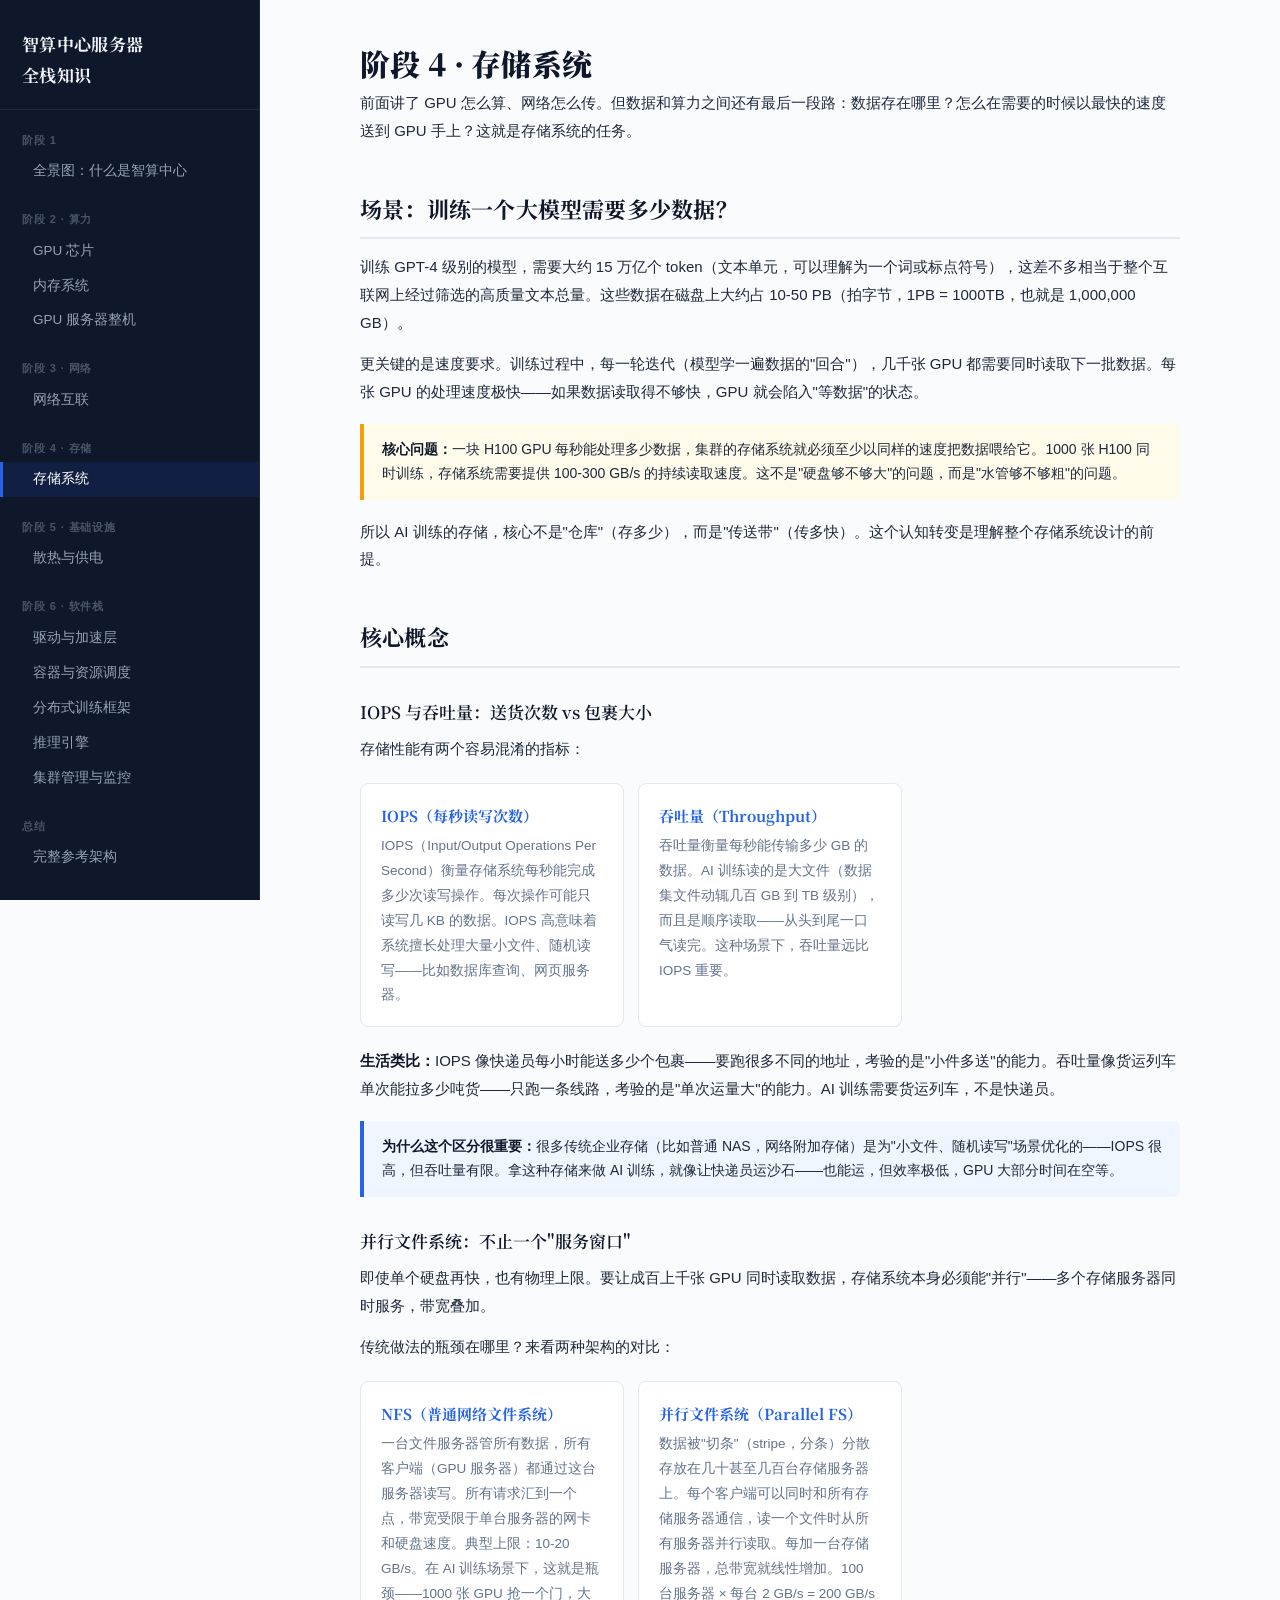
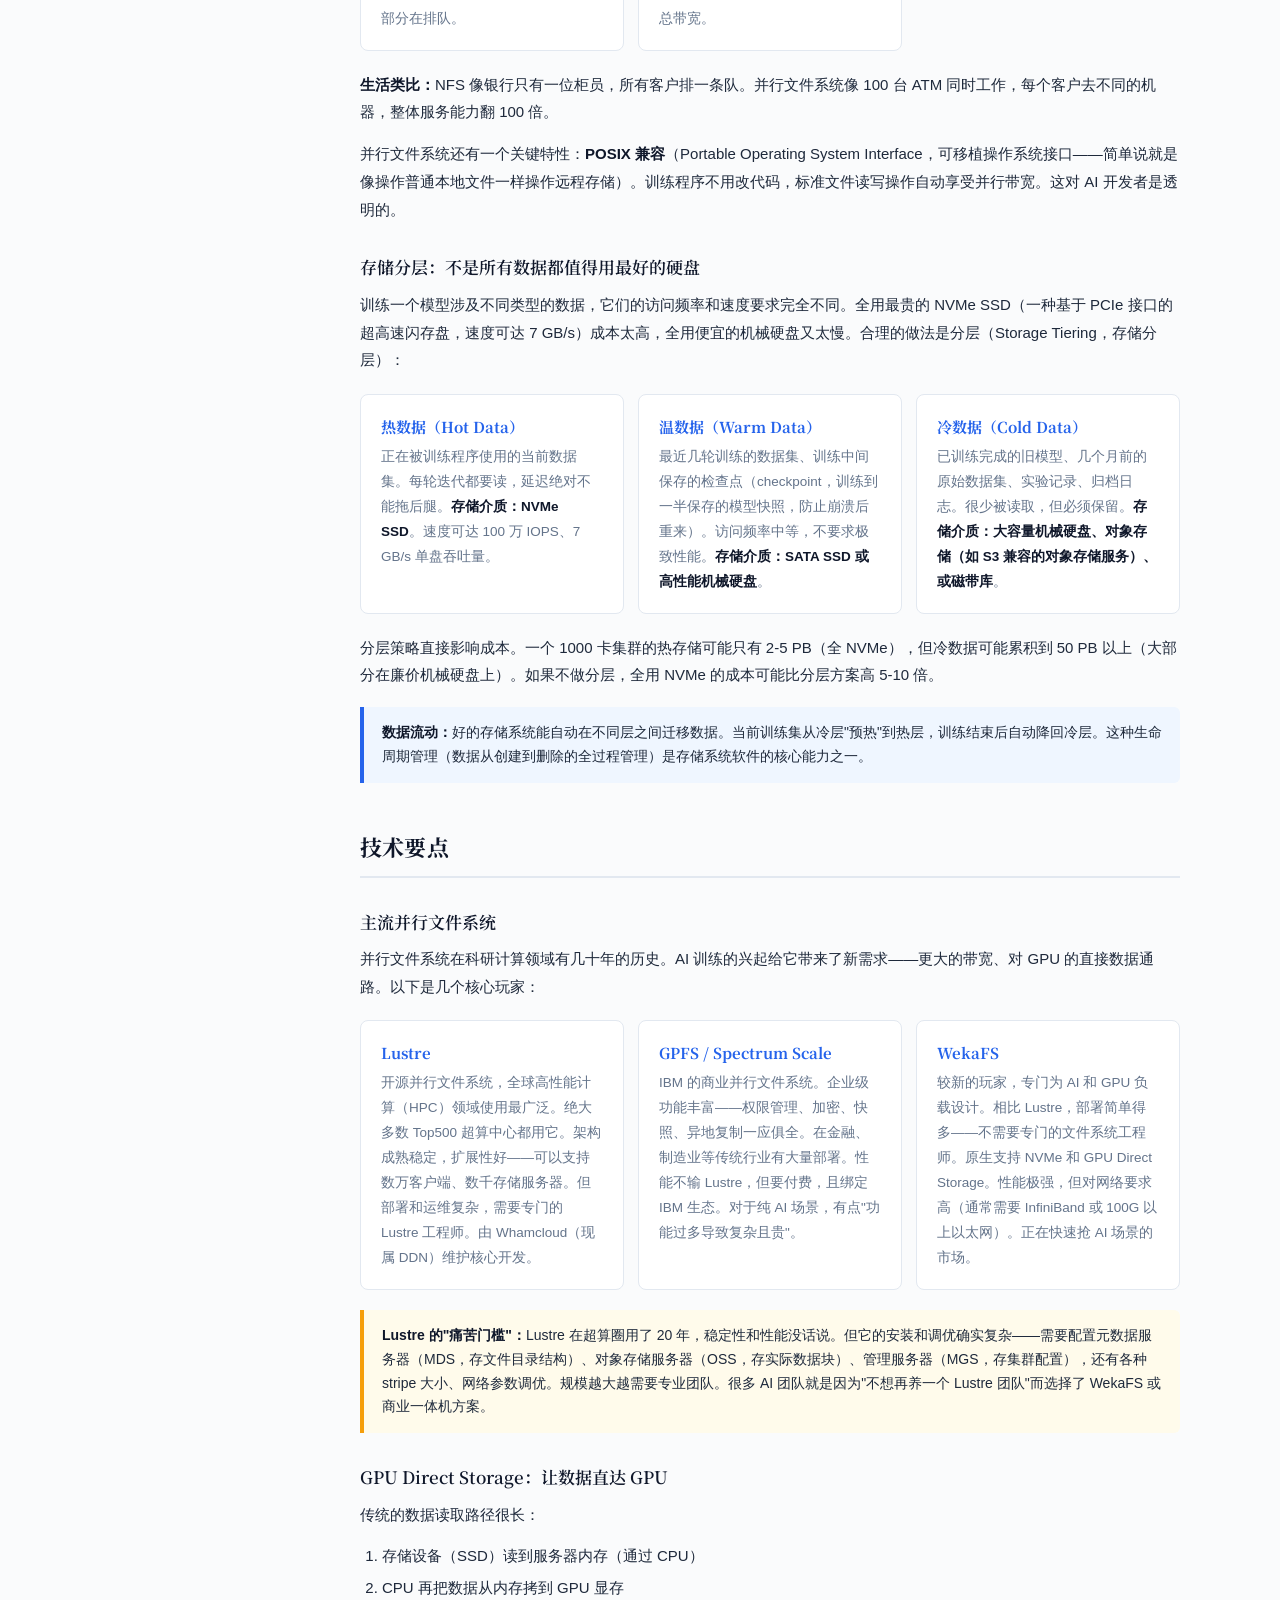
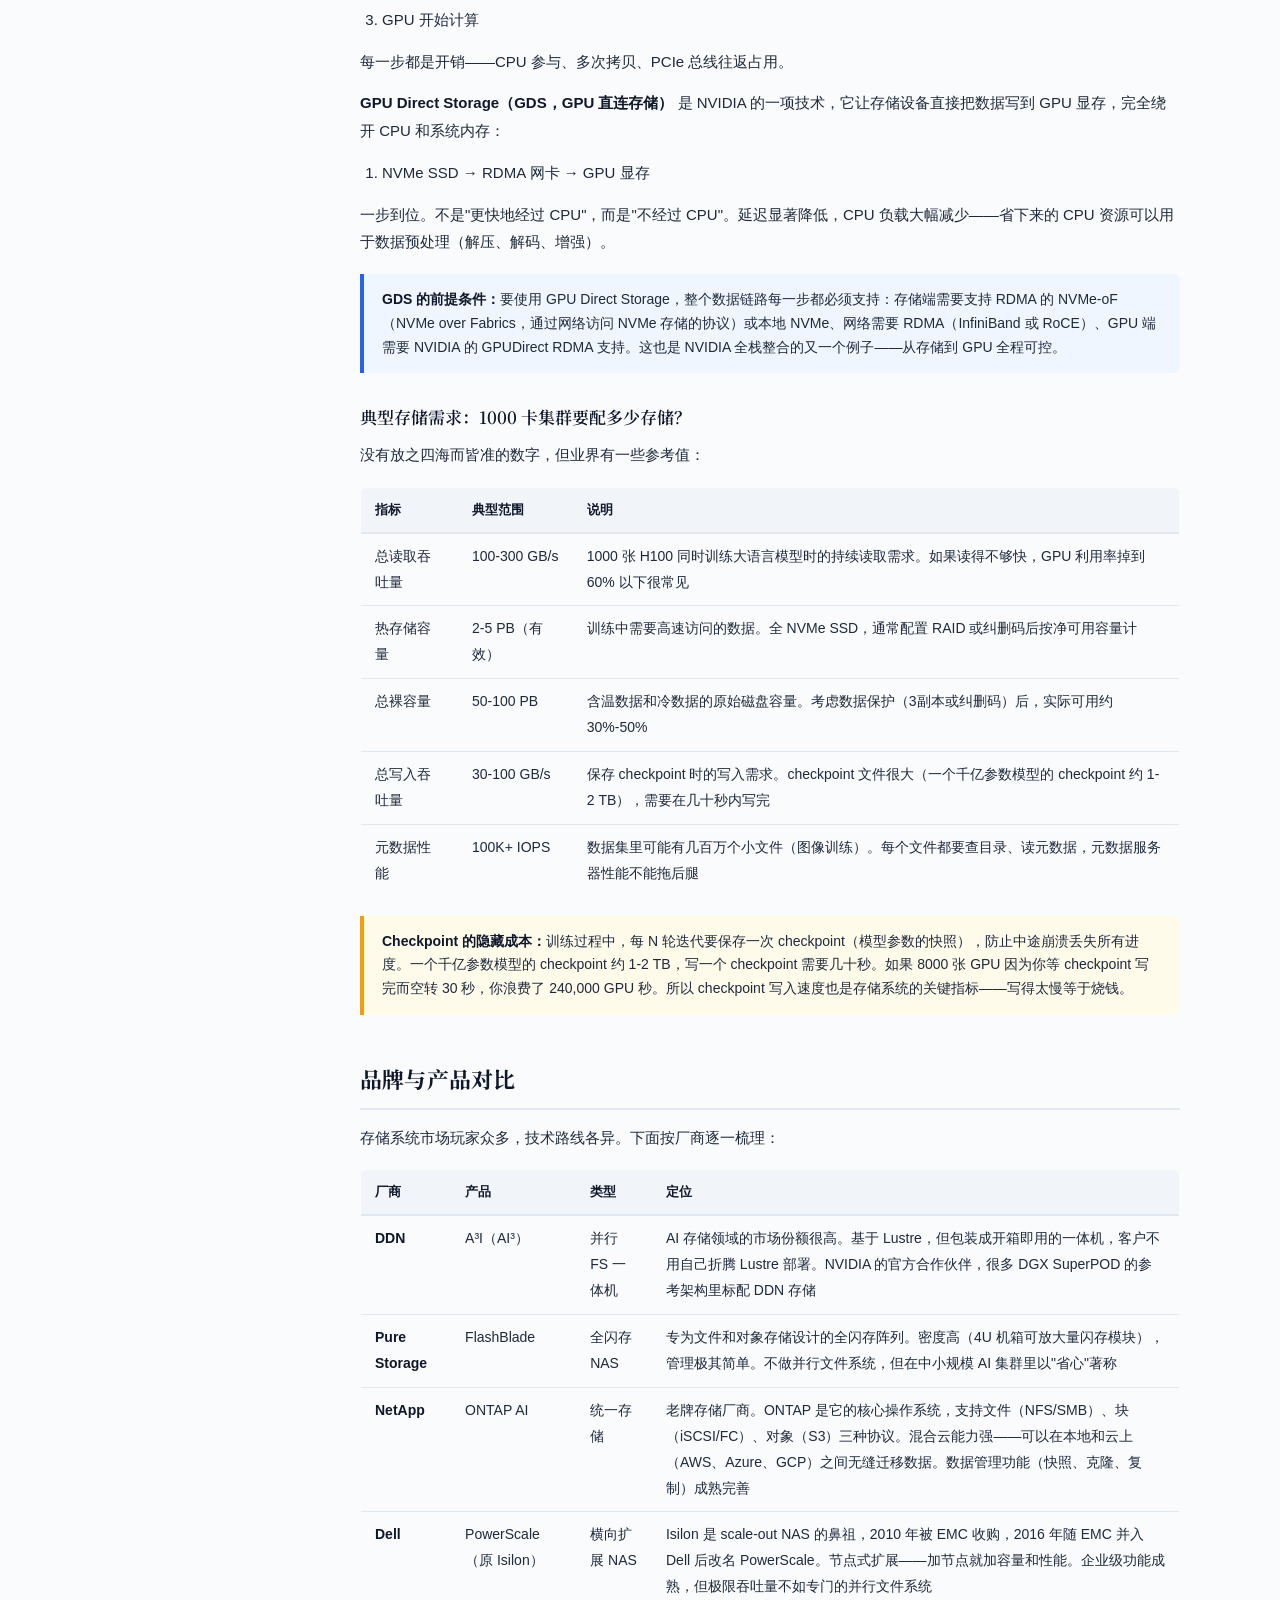
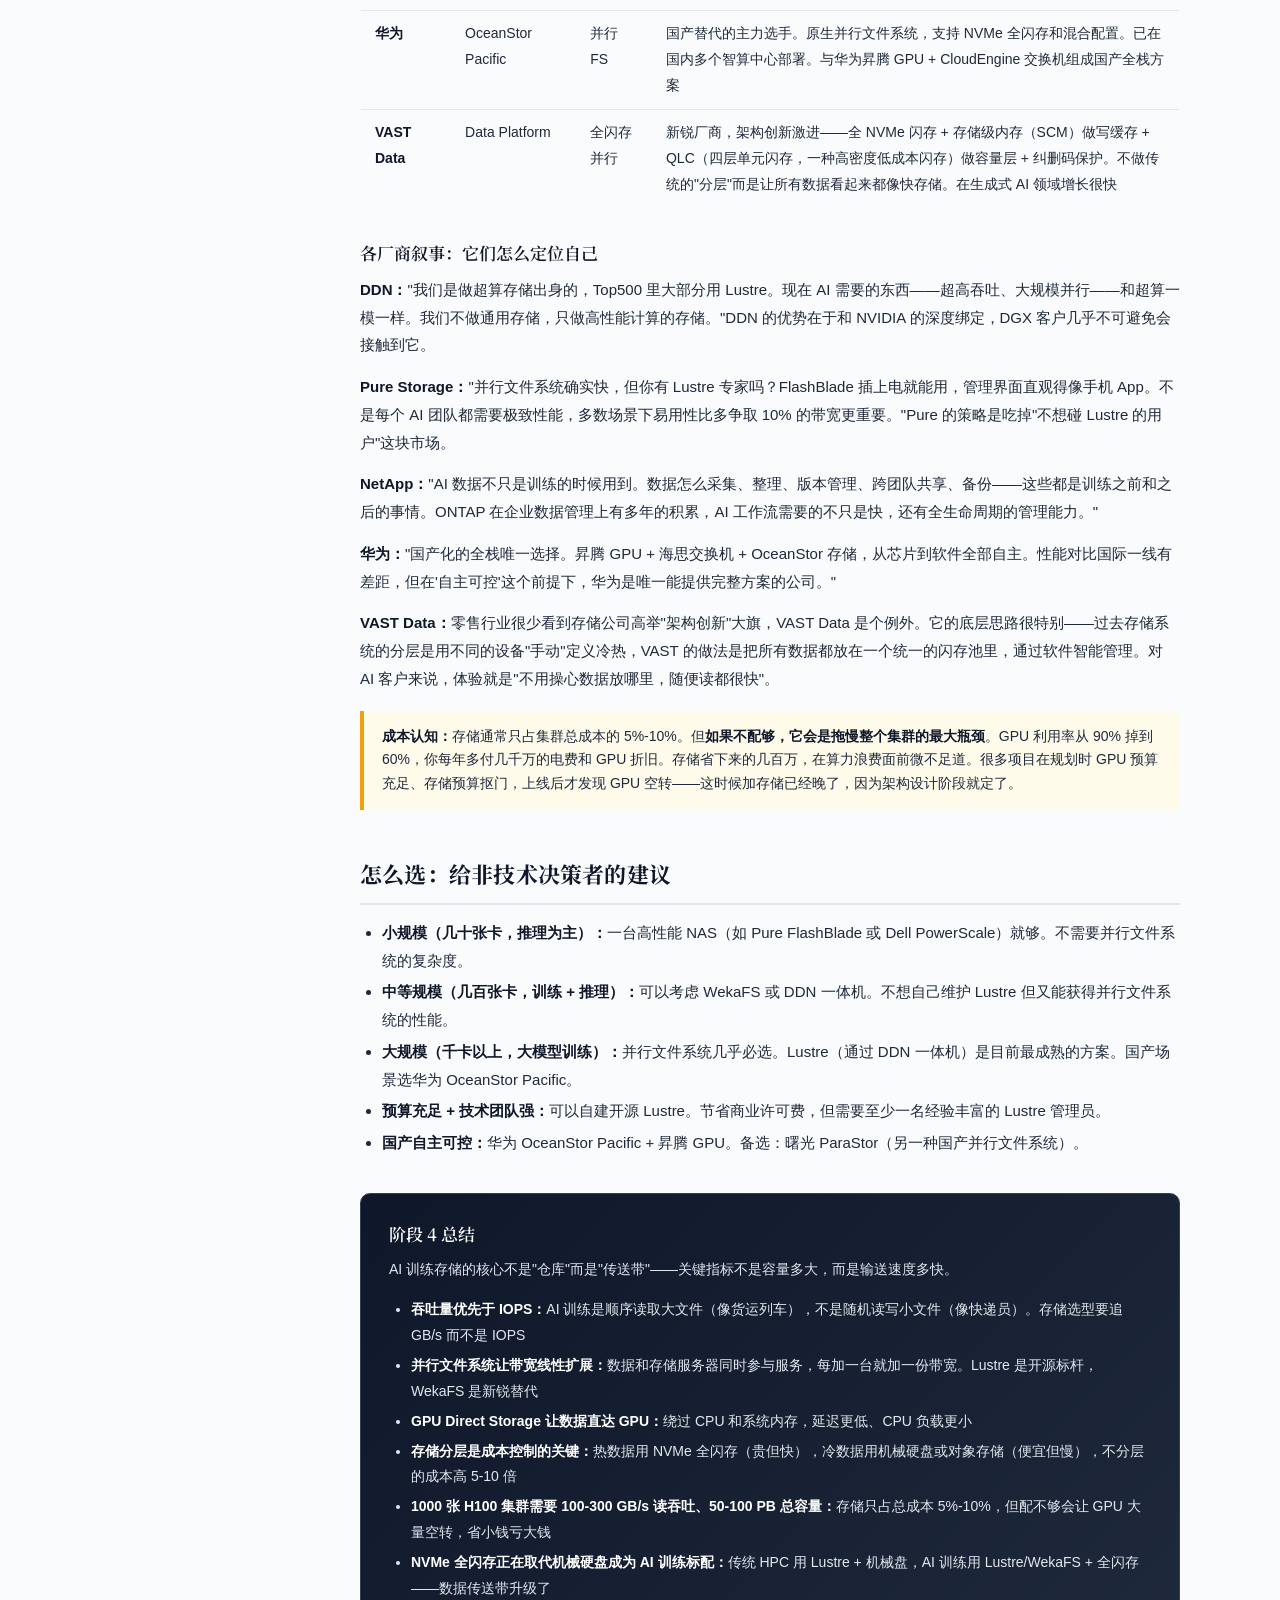
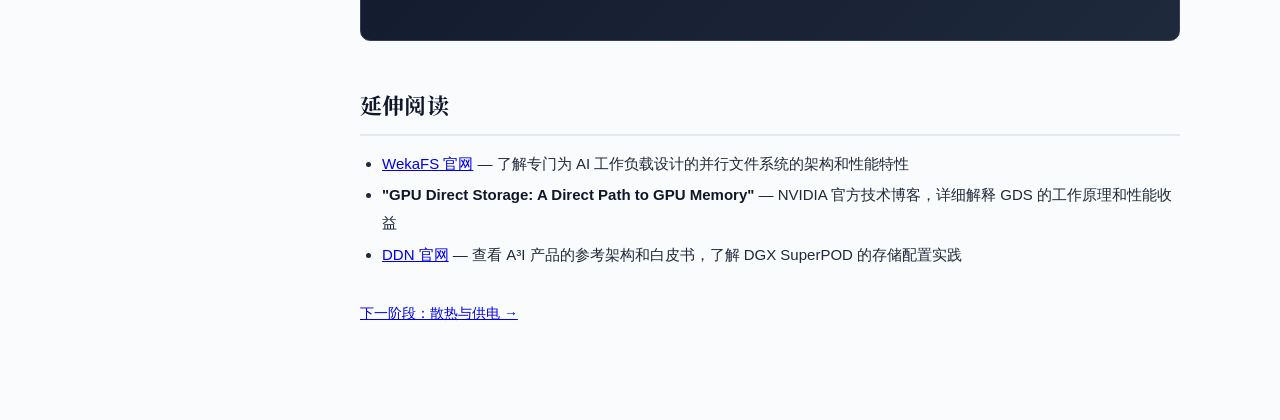
<file: stages/04-storage.html>
<!DOCTYPE html>
<html lang="zh-CN">
<head>
<meta charset="UTF-8">
<meta name="viewport" content="width=device-width, initial-scale=1.0">
<title>存储系统 — 智算中心服务器全栈知识</title>
<link rel="stylesheet" href="../css/style.css">
</head>
<body>

<nav class="sidebar">
  <h2>智算中心服务器<br>全栈知识</h2>
  <div class="stage-title">阶段 1</div>
  <a href="01-overview.html">全景图：什么是智算中心</a>
  <div class="stage-title">阶段 2 · 算力</div>
  <a href="02-1-gpu-chips.html">GPU 芯片</a>
  <a href="02-2-memory.html">内存系统</a>
  <a href="02-3-gpu-servers.html">GPU 服务器整机</a>
  <div class="stage-title">阶段 3 · 网络</div>
  <a href="03-network.html">网络互联</a>
  <div class="stage-title">阶段 4 · 存储</div>
  <a href="04-storage.html" class="active">存储系统</a>
  <div class="stage-title">阶段 5 · 基础设施</div>
  <a href="05-cooling-power.html">散热与供电</a>
  <div class="stage-title">阶段 6 · 软件栈</div>
  <a href="06-1-drivers.html">驱动与加速层</a>
  <a href="06-2-containers.html">容器与资源调度</a>
  <a href="06-3-training.html">分布式训练框架</a>
  <a href="06-4-inference.html">推理引擎</a>
  <a href="06-5-monitoring.html">集群管理与监控</a>
  <div class="stage-title">总结</div>
  <a href="07-summary.html">完整参考架构</a>
</nav>

<main class="main">

<h1>阶段 4 · 存储系统</h1>

<p>前面讲了 GPU 怎么算、网络怎么传。但数据和算力之间还有最后一段路：数据存在哪里？怎么在需要的时候以最快的速度送到 GPU 手上？这就是存储系统的任务。</p>

<h2>场景：训练一个大模型需要多少数据？</h2>

<p>训练 GPT-4 级别的模型，需要大约 15 万亿个 token（文本单元，可以理解为一个词或标点符号），这差不多相当于整个互联网上经过筛选的高质量文本总量。这些数据在磁盘上大约占 10-50 PB（拍字节，1PB = 1000TB，也就是 1,000,000 GB）。</p>

<p>更关键的是速度要求。训练过程中，每一轮迭代（模型学一遍数据的"回合"），几千张 GPU 都需要同时读取下一批数据。每张 GPU 的处理速度极快——如果数据读取得不够快，GPU 就会陷入"等数据"的状态。</p>

<div class="callout warn">
  <strong>核心问题：</strong>一块 H100 GPU 每秒能处理多少数据，集群的存储系统就必须至少以同样的速度把数据喂给它。1000 张 H100 同时训练，存储系统需要提供 100-300 GB/s 的持续读取速度。这不是"硬盘够不够大"的问题，而是"水管够不够粗"的问题。
</div>

<p>所以 AI 训练的存储，核心不是"仓库"（存多少），而是"传送带"（传多快）。这个认知转变是理解整个存储系统设计的前提。</p>

<h2>核心概念</h2>

<h3>IOPS 与吞吐量：送货次数 vs 包裹大小</h3>

<p>存储性能有两个容易混淆的指标：</p>

<div class="concept-cards">
  <div class="concept-card">
    <h4>IOPS（每秒读写次数）</h4>
    <p>IOPS（Input/Output Operations Per Second）衡量存储系统每秒能完成多少次读写操作。每次操作可能只读写几 KB 的数据。IOPS 高意味着系统擅长处理大量小文件、随机读写——比如数据库查询、网页服务器。</p>
  </div>
  <div class="concept-card">
    <h4>吞吐量（Throughput）</h4>
    <p>吞吐量衡量每秒能传输多少 GB 的数据。AI 训练读的是大文件（数据集文件动辄几百 GB 到 TB 级别），而且是顺序读取——从头到尾一口气读完。这种场景下，吞吐量远比 IOPS 重要。</p>
  </div>
</div>

<p><strong>生活类比：</strong>IOPS 像快递员每小时能送多少个包裹——要跑很多不同的地址，考验的是"小件多送"的能力。吞吐量像货运列车单次能拉多少吨货——只跑一条线路，考验的是"单次运量大"的能力。AI 训练需要货运列车，不是快递员。</p>

<div class="callout">
  <strong>为什么这个区分很重要：</strong>很多传统企业存储（比如普通 NAS，网络附加存储）是为"小文件、随机读写"场景优化的——IOPS 很高，但吞吐量有限。拿这种存储来做 AI 训练，就像让快递员运沙石——也能运，但效率极低，GPU 大部分时间在空等。
</div>

<h3>并行文件系统：不止一个"服务窗口"</h3>

<p>即使单个硬盘再快，也有物理上限。要让成百上千张 GPU 同时读取数据，存储系统本身必须能"并行"——多个存储服务器同时服务，带宽叠加。</p>

<p>传统做法的瓶颈在哪里？来看两种架构的对比：</p>

<div class="concept-cards">
  <div class="concept-card">
    <h4>NFS（普通网络文件系统）</h4>
    <p>一台文件服务器管所有数据，所有客户端（GPU 服务器）都通过这台服务器读写。所有请求汇到一个点，带宽受限于单台服务器的网卡和硬盘速度。典型上限：10-20 GB/s。在 AI 训练场景下，这就是瓶颈——1000 张 GPU 抢一个门，大部分在排队。</p>
  </div>
  <div class="concept-card">
    <h4>并行文件系统（Parallel FS）</h4>
    <p>数据被"切条"（stripe，分条）分散存放在几十甚至几百台存储服务器上。每个客户端可以同时和所有存储服务器通信，读一个文件时从所有服务器并行读取。每加一台存储服务器，总带宽就线性增加。100 台服务器 × 每台 2 GB/s = 200 GB/s 总带宽。</p>
  </div>
</div>

<p><strong>生活类比：</strong>NFS 像银行只有一位柜员，所有客户排一条队。并行文件系统像 100 台 ATM 同时工作，每个客户去不同的机器，整体服务能力翻 100 倍。</p>

<p>并行文件系统还有一个关键特性：<strong>POSIX 兼容</strong>（Portable Operating System Interface，可移植操作系统接口——简单说就是像操作普通本地文件一样操作远程存储）。训练程序不用改代码，标准文件读写操作自动享受并行带宽。这对 AI 开发者是透明的。</p>

<h3>存储分层：不是所有数据都值得用最好的硬盘</h3>

<p>训练一个模型涉及不同类型的数据，它们的访问频率和速度要求完全不同。全用最贵的 NVMe SSD（一种基于 PCIe 接口的超高速闪存盘，速度可达 7 GB/s）成本太高，全用便宜的机械硬盘又太慢。合理的做法是分层（Storage Tiering，存储分层）：</p>

<div class="concept-cards">
  <div class="concept-card">
    <h4>热数据（Hot Data）</h4>
    <p>正在被训练程序使用的当前数据集。每轮迭代都要读，延迟绝对不能拖后腿。<strong>存储介质：NVMe SSD</strong>。速度可达 100 万 IOPS、7 GB/s 单盘吞吐量。</p>
  </div>
  <div class="concept-card">
    <h4>温数据（Warm Data）</h4>
    <p>最近几轮训练的数据集、训练中间保存的检查点（checkpoint，训练到一半保存的模型快照，防止崩溃后重来）。访问频率中等，不要求极致性能。<strong>存储介质：SATA SSD 或高性能机械硬盘</strong>。</p>
  </div>
  <div class="concept-card">
    <h4>冷数据（Cold Data）</h4>
    <p>已训练完成的旧模型、几个月前的原始数据集、实验记录、归档日志。很少被读取，但必须保留。<strong>存储介质：大容量机械硬盘、对象存储（如 S3 兼容的对象存储服务）、或磁带库</strong>。</p>
  </div>
</div>

<p>分层策略直接影响成本。一个 1000 卡集群的热存储可能只有 2-5 PB（全 NVMe），但冷数据可能累积到 50 PB 以上（大部分在廉价机械硬盘上）。如果不做分层，全用 NVMe 的成本可能比分层方案高 5-10 倍。</p>

<div class="callout">
  <strong>数据流动：</strong>好的存储系统能自动在不同层之间迁移数据。当前训练集从冷层"预热"到热层，训练结束后自动降回冷层。这种生命周期管理（数据从创建到删除的全过程管理）是存储系统软件的核心能力之一。
</div>

<h2>技术要点</h2>

<h3>主流并行文件系统</h3>

<p>并行文件系统在科研计算领域有几十年的历史。AI 训练的兴起给它带来了新需求——更大的带宽、对 GPU 的直接数据通路。以下是几个核心玩家：</p>

<div class="concept-cards">
  <div class="concept-card">
    <h4>Lustre</h4>
    <p>开源并行文件系统，全球高性能计算（HPC）领域使用最广泛。绝大多数 Top500 超算中心都用它。架构成熟稳定，扩展性好——可以支持数万客户端、数千存储服务器。但部署和运维复杂，需要专门的 Lustre 工程师。由 Whamcloud（现属 DDN）维护核心开发。</p>
  </div>
  <div class="concept-card">
    <h4>GPFS / Spectrum Scale</h4>
    <p>IBM 的商业并行文件系统。企业级功能丰富——权限管理、加密、快照、异地复制一应俱全。在金融、制造业等传统行业有大量部署。性能不输 Lustre，但要付费，且绑定 IBM 生态。对于纯 AI 场景，有点"功能过多导致复杂且贵"。</p>
  </div>
  <div class="concept-card">
    <h4>WekaFS</h4>
    <p>较新的玩家，专门为 AI 和 GPU 负载设计。相比 Lustre，部署简单得多——不需要专门的文件系统工程师。原生支持 NVMe 和 GPU Direct Storage。性能极强，但对网络要求高（通常需要 InfiniBand 或 100G 以上以太网）。正在快速抢 AI 场景的市场。</p>
  </div>
</div>

<div class="callout warn">
  <strong>Lustre 的"痛苦门槛"：</strong>Lustre 在超算圈用了 20 年，稳定性和性能没话说。但它的安装和调优确实复杂——需要配置元数据服务器（MDS，存文件目录结构）、对象存储服务器（OSS，存实际数据块）、管理服务器（MGS，存集群配置），还有各种 stripe 大小、网络参数调优。规模越大越需要专业团队。很多 AI 团队就是因为"不想再养一个 Lustre 团队"而选择了 WekaFS 或商业一体机方案。
</div>

<h3>GPU Direct Storage：让数据直达 GPU</h3>

<p>传统的数据读取路径很长：</p>
<ol>
  <li>存储设备（SSD）读到服务器内存（通过 CPU）</li>
  <li>CPU 再把数据从内存拷到 GPU 显存</li>
  <li>GPU 开始计算</li>
</ol>

<p>每一步都是开销——CPU 参与、多次拷贝、PCIe 总线往返占用。</p>

<p><strong>GPU Direct Storage（GDS，GPU 直连存储）</strong> 是 NVIDIA 的一项技术，它让存储设备直接把数据写到 GPU 显存，完全绕开 CPU 和系统内存：</p>
<ol>
  <li>NVMe SSD → RDMA 网卡 → GPU 显存</li>
</ol>

<p>一步到位。不是"更快地经过 CPU"，而是"不经过 CPU"。延迟显著降低，CPU 负载大幅减少——省下来的 CPU 资源可以用于数据预处理（解压、解码、增强）。</p>

<div class="callout">
  <strong>GDS 的前提条件：</strong>要使用 GPU Direct Storage，整个数据链路每一步都必须支持：存储端需要支持 RDMA 的 NVMe-oF（NVMe over Fabrics，通过网络访问 NVMe 存储的协议）或本地 NVMe、网络需要 RDMA（InfiniBand 或 RoCE）、GPU 端需要 NVIDIA 的 GPUDirect RDMA 支持。这也是 NVIDIA 全栈整合的又一个例子——从存储到 GPU 全程可控。
</div>

<h3>典型存储需求：1000 卡集群要配多少存储？</h3>

<p>没有放之四海而皆准的数字，但业界有一些参考值：</p>

<table>
  <tr><th>指标</th><th>典型范围</th><th>说明</th></tr>
  <tr><td>总读取吞吐量</td><td>100-300 GB/s</td><td>1000 张 H100 同时训练大语言模型时的持续读取需求。如果读得不够快，GPU 利用率掉到 60% 以下很常见</td></tr>
  <tr><td>热存储容量</td><td>2-5 PB（有效）</td><td>训练中需要高速访问的数据。全 NVMe SSD，通常配置 RAID 或纠删码后按净可用容量计</td></tr>
  <tr><td>总裸容量</td><td>50-100 PB</td><td>含温数据和冷数据的原始磁盘容量。考虑数据保护（3副本或纠删码）后，实际可用约 30%-50%</td></tr>
  <tr><td>总写入吞吐量</td><td>30-100 GB/s</td><td>保存 checkpoint 时的写入需求。checkpoint 文件很大（一个千亿参数模型的 checkpoint 约 1-2 TB），需要在几十秒内写完</td></tr>
  <tr><td>元数据性能</td><td>100K+ IOPS</td><td>数据集里可能有几百万个小文件（图像训练）。每个文件都要查目录、读元数据，元数据服务器性能不能拖后腿</td></tr>
</table>

<div class="callout warn">
  <strong>Checkpoint 的隐藏成本：</strong>训练过程中，每 N 轮迭代要保存一次 checkpoint（模型参数的快照），防止中途崩溃丢失所有进度。一个千亿参数模型的 checkpoint 约 1-2 TB，写一个 checkpoint 需要几十秒。如果 8000 张 GPU 因为你等 checkpoint 写完而空转 30 秒，你浪费了 240,000 GPU 秒。所以 checkpoint 写入速度也是存储系统的关键指标——写得太慢等于烧钱。
</div>

<h2>品牌与产品对比</h2>

<p>存储系统市场玩家众多，技术路线各异。下面按厂商逐一梳理：</p>

<table>
  <tr><th>厂商</th><th>产品</th><th>类型</th><th>定位</th></tr>
  <tr>
    <td><strong>DDN</strong></td>
    <td>A³I（AI³）</td>
    <td>并行 FS 一体机</td>
    <td>AI 存储领域的市场份额很高。基于 Lustre，但包装成开箱即用的一体机，客户不用自己折腾 Lustre 部署。NVIDIA 的官方合作伙伴，很多 DGX SuperPOD 的参考架构里标配 DDN 存储</td>
  </tr>
  <tr>
    <td><strong>Pure Storage</strong></td>
    <td>FlashBlade</td>
    <td>全闪存 NAS</td>
    <td>专为文件和对象存储设计的全闪存阵列。密度高（4U 机箱可放大量闪存模块），管理极其简单。不做并行文件系统，但在中小规模 AI 集群里以"省心"著称</td>
  </tr>
  <tr>
    <td><strong>NetApp</strong></td>
    <td>ONTAP AI</td>
    <td>统一存储</td>
    <td>老牌存储厂商。ONTAP 是它的核心操作系统，支持文件（NFS/SMB）、块（iSCSI/FC）、对象（S3）三种协议。混合云能力强——可以在本地和云上（AWS、Azure、GCP）之间无缝迁移数据。数据管理功能（快照、克隆、复制）成熟完善</td>
  </tr>
  <tr>
    <td><strong>Dell</strong></td>
    <td>PowerScale（原 Isilon）</td>
    <td>横向扩展 NAS</td>
    <td>Isilon 是 scale-out NAS 的鼻祖，2010 年被 EMC 收购，2016 年随 EMC 并入 Dell 后改名 PowerScale。节点式扩展——加节点就加容量和性能。企业级功能成熟，但极限吞吐量不如专门的并行文件系统</td>
  </tr>
  <tr>
    <td><strong>华为</strong></td>
    <td>OceanStor Pacific</td>
    <td>并行 FS</td>
    <td>国产替代的主力选手。原生并行文件系统，支持 NVMe 全闪存和混合配置。已在国内多个智算中心部署。与华为昇腾 GPU + CloudEngine 交换机组成国产全栈方案</td>
  </tr>
  <tr>
    <td><strong>VAST Data</strong></td>
    <td>Data Platform</td>
    <td>全闪存并行</td>
    <td>新锐厂商，架构创新激进——全 NVMe 闪存 + 存储级内存（SCM）做写缓存 + QLC（四层单元闪存，一种高密度低成本闪存）做容量层 + 纠删码保护。不做传统的"分层"而是让所有数据看起来都像快存储。在生成式 AI 领域增长很快</td>
  </tr>
</table>

<h3>各厂商叙事：它们怎么定位自己</h3>

<p><strong>DDN：</strong>"我们是做超算存储出身的，Top500 里大部分用 Lustre。现在 AI 需要的东西——超高吞吐、大规模并行——和超算一模一样。我们不做通用存储，只做高性能计算的存储。"DDN 的优势在于和 NVIDIA 的深度绑定，DGX 客户几乎不可避免会接触到它。</p>

<p><strong>Pure Storage：</strong>"并行文件系统确实快，但你有 Lustre 专家吗？FlashBlade 插上电就能用，管理界面直观得像手机 App。不是每个 AI 团队都需要极致性能，多数场景下易用性比多争取 10% 的带宽更重要。"Pure 的策略是吃掉"不想碰 Lustre 的用户"这块市场。</p>

<p><strong>NetApp：</strong>"AI 数据不只是训练的时候用到。数据怎么采集、整理、版本管理、跨团队共享、备份——这些都是训练之前和之后的事情。ONTAP 在企业数据管理上有多年的积累，AI 工作流需要的不只是快，还有全生命周期的管理能力。"</p>

<p><strong>华为：</strong>"国产化的全栈唯一选择。昇腾 GPU + 海思交换机 + OceanStor 存储，从芯片到软件全部自主。性能对比国际一线有差距，但在'自主可控'这个前提下，华为是唯一能提供完整方案的公司。"</p>

<p><strong>VAST Data：</strong>零售行业很少看到存储公司高举"架构创新"大旗，VAST Data 是个例外。它的底层思路很特别——过去存储系统的分层是用不同的设备"手动"定义冷热，VAST 的做法是把所有数据都放在一个统一的闪存池里，通过软件智能管理。对 AI 客户来说，体验就是"不用操心数据放哪里，随便读都很快"。</p>

<div class="callout warn">
  <strong>成本认知：</strong>存储通常只占集群总成本的 5%-10%。但<strong>如果不配够，它会是拖慢整个集群的最大瓶颈</strong>。GPU 利用率从 90% 掉到 60%，你每年多付几千万的电费和 GPU 折旧。存储省下来的几百万，在算力浪费面前微不足道。很多项目在规划时 GPU 预算充足、存储预算抠门，上线后才发现 GPU 空转——这时候加存储已经晚了，因为架构设计阶段就定了。
</div>

<h2>怎么选：给非技术决策者的建议</h2>

<ul>
  <li><strong>小规模（几十张卡，推理为主）：</strong>一台高性能 NAS（如 Pure FlashBlade 或 Dell PowerScale）就够。不需要并行文件系统的复杂度。</li>
  <li><strong>中等规模（几百张卡，训练 + 推理）：</strong>可以考虑 WekaFS 或 DDN 一体机。不想自己维护 Lustre 但又能获得并行文件系统的性能。</li>
  <li><strong>大规模（千卡以上，大模型训练）：</strong>并行文件系统几乎必选。Lustre（通过 DDN 一体机）是目前最成熟的方案。国产场景选华为 OceanStor Pacific。</li>
  <li><strong>预算充足 + 技术团队强：</strong>可以自建开源 Lustre。节省商业许可费，但需要至少一名经验丰富的 Lustre 管理员。</li>
  <li><strong>国产自主可控：</strong>华为 OceanStor Pacific + 昇腾 GPU。备选：曙光 ParaStor（另一种国产并行文件系统）。</li>
</ul>

<div class="summary-box">
  <h3>阶段 4 总结</h3>
  <p>AI 训练存储的核心不是"仓库"而是"传送带"——关键指标不是容量多大，而是输送速度多快。</p>
  <ul>
    <li><strong>吞吐量优先于 IOPS：</strong>AI 训练是顺序读取大文件（像货运列车），不是随机读写小文件（像快递员）。存储选型要追 GB/s 而不是 IOPS</li>
    <li><strong>并行文件系统让带宽线性扩展：</strong>数据和存储服务器同时参与服务，每加一台就加一份带宽。Lustre 是开源标杆，WekaFS 是新锐替代</li>
    <li><strong>GPU Direct Storage 让数据直达 GPU：</strong>绕过 CPU 和系统内存，延迟更低、CPU 负载更小</li>
    <li><strong>存储分层是成本控制的关键：</strong>热数据用 NVMe 全闪存（贵但快），冷数据用机械硬盘或对象存储（便宜但慢），不分层的成本高 5-10 倍</li>
    <li><strong>1000 张 H100 集群需要 100-300 GB/s 读吞吐、50-100 PB 总容量：</strong>存储只占总成本 5%-10%，但配不够会让 GPU 大量空转，省小钱亏大钱</li>
    <li><strong>NVMe 全闪存正在取代机械硬盘成为 AI 训练标配：</strong>传统 HPC 用 Lustre + 机械盘，AI 训练用 Lustre/WekaFS + 全闪存——数据传送带升级了</li>
  </ul>
</div>

<h2>延伸阅读</h2>

<ul>
  <li><a href="https://www.weka.io/" target="_blank">WekaFS 官网</a> — 了解专门为 AI 工作负载设计的并行文件系统的架构和性能特性</li>
  <li><strong>"GPU Direct Storage: A Direct Path to GPU Memory"</strong> — NVIDIA 官方技术博客，详细解释 GDS 的工作原理和性能收益</li>
  <li><a href="https://www.ddn.com/" target="_blank">DDN 官网</a> — 查看 A³I 产品的参考架构和白皮书，了解 DGX SuperPOD 的存储配置实践</li>
</ul>

<p style="margin-top: 32px; font-size: 14px; color: var(--color-muted);">
  <a href="05-cooling-power.html">下一阶段：散热与供电 →</a>
</p>

</main>

<script src="../js/nav.js"></script>
</body>
</html>
</file>
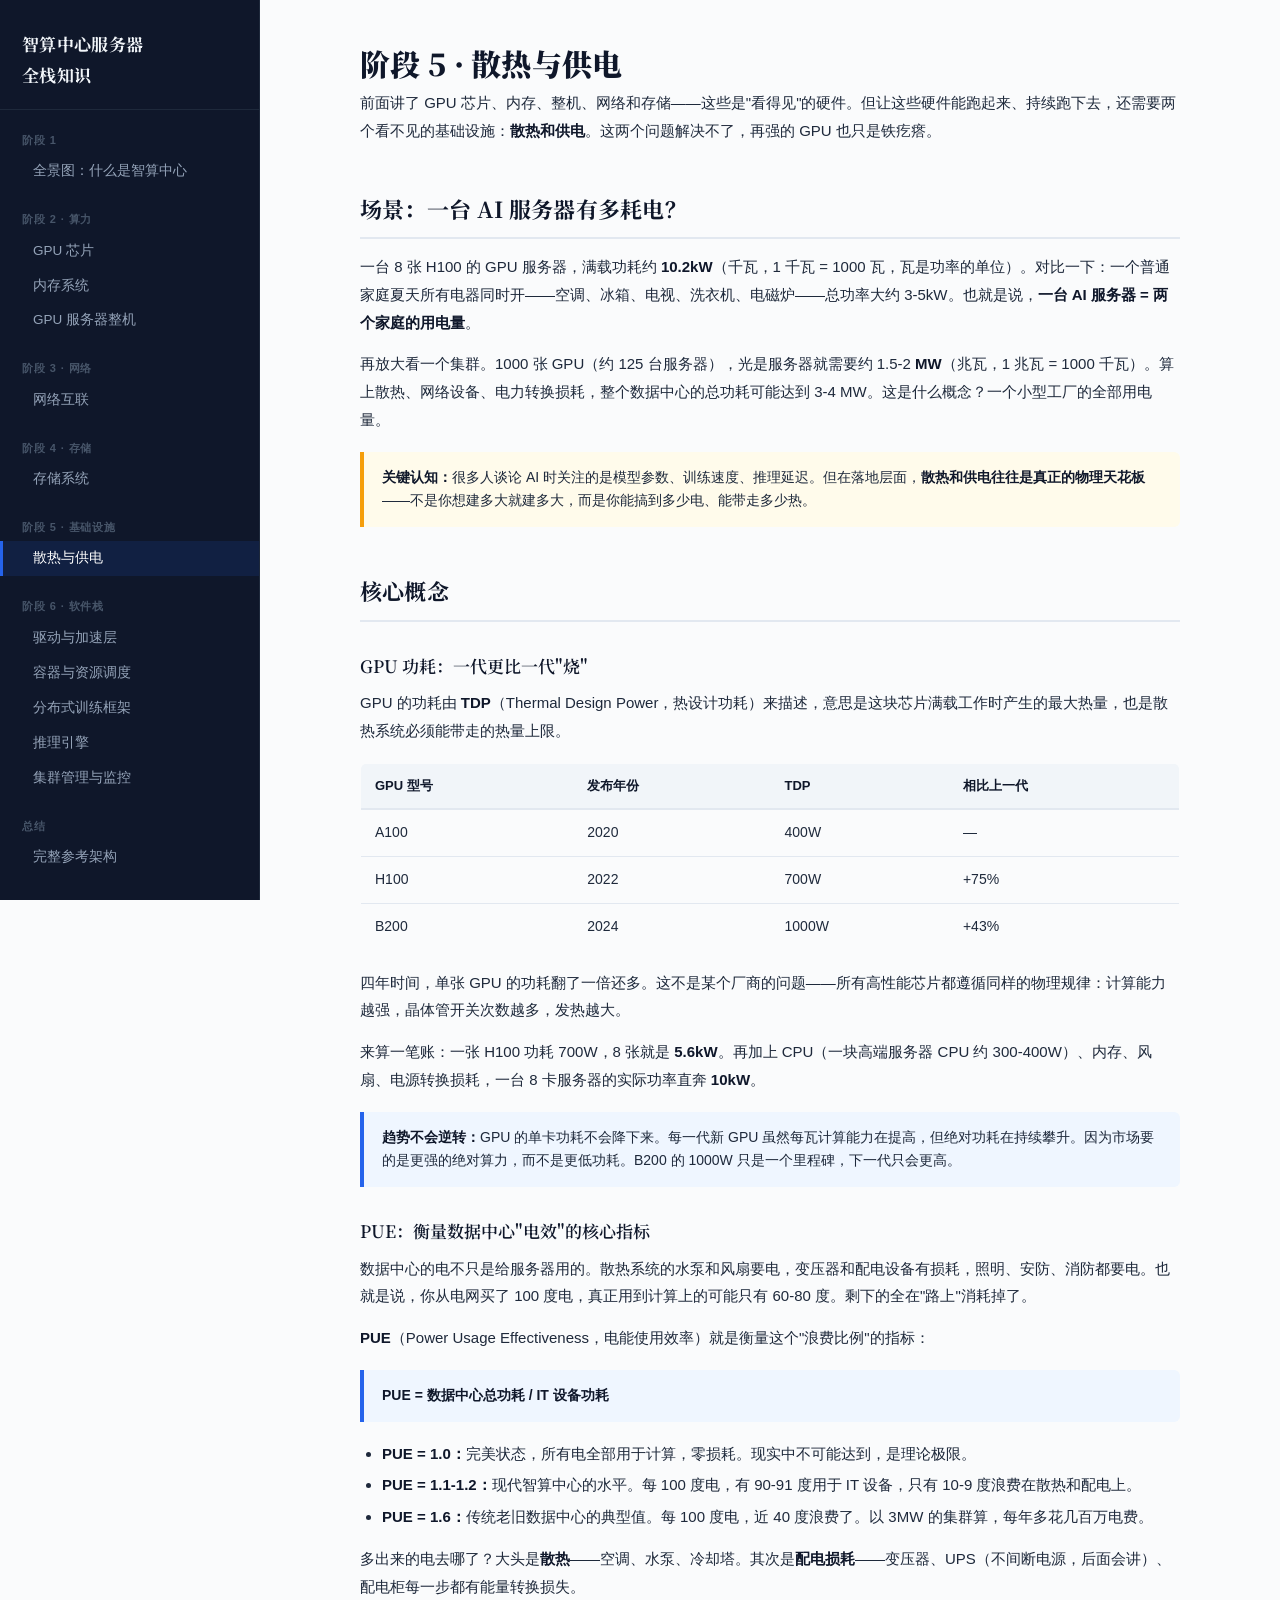
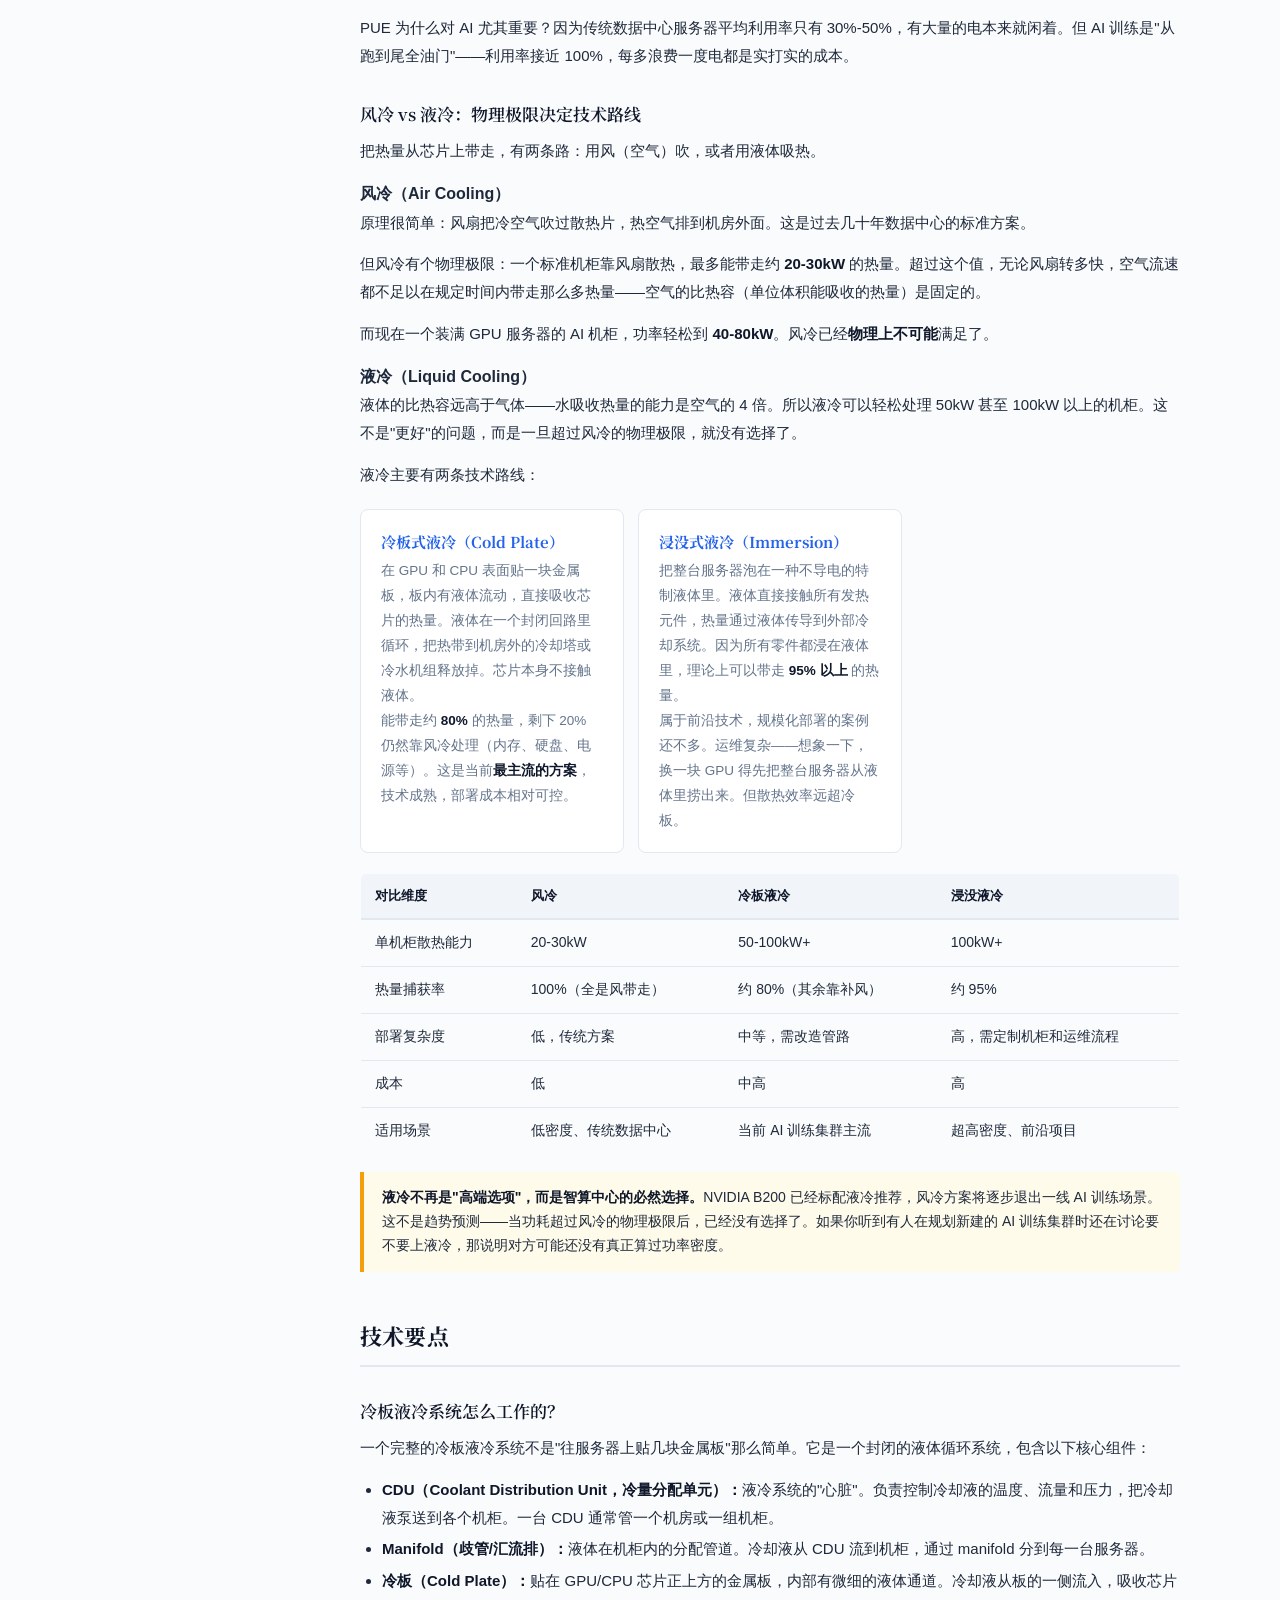
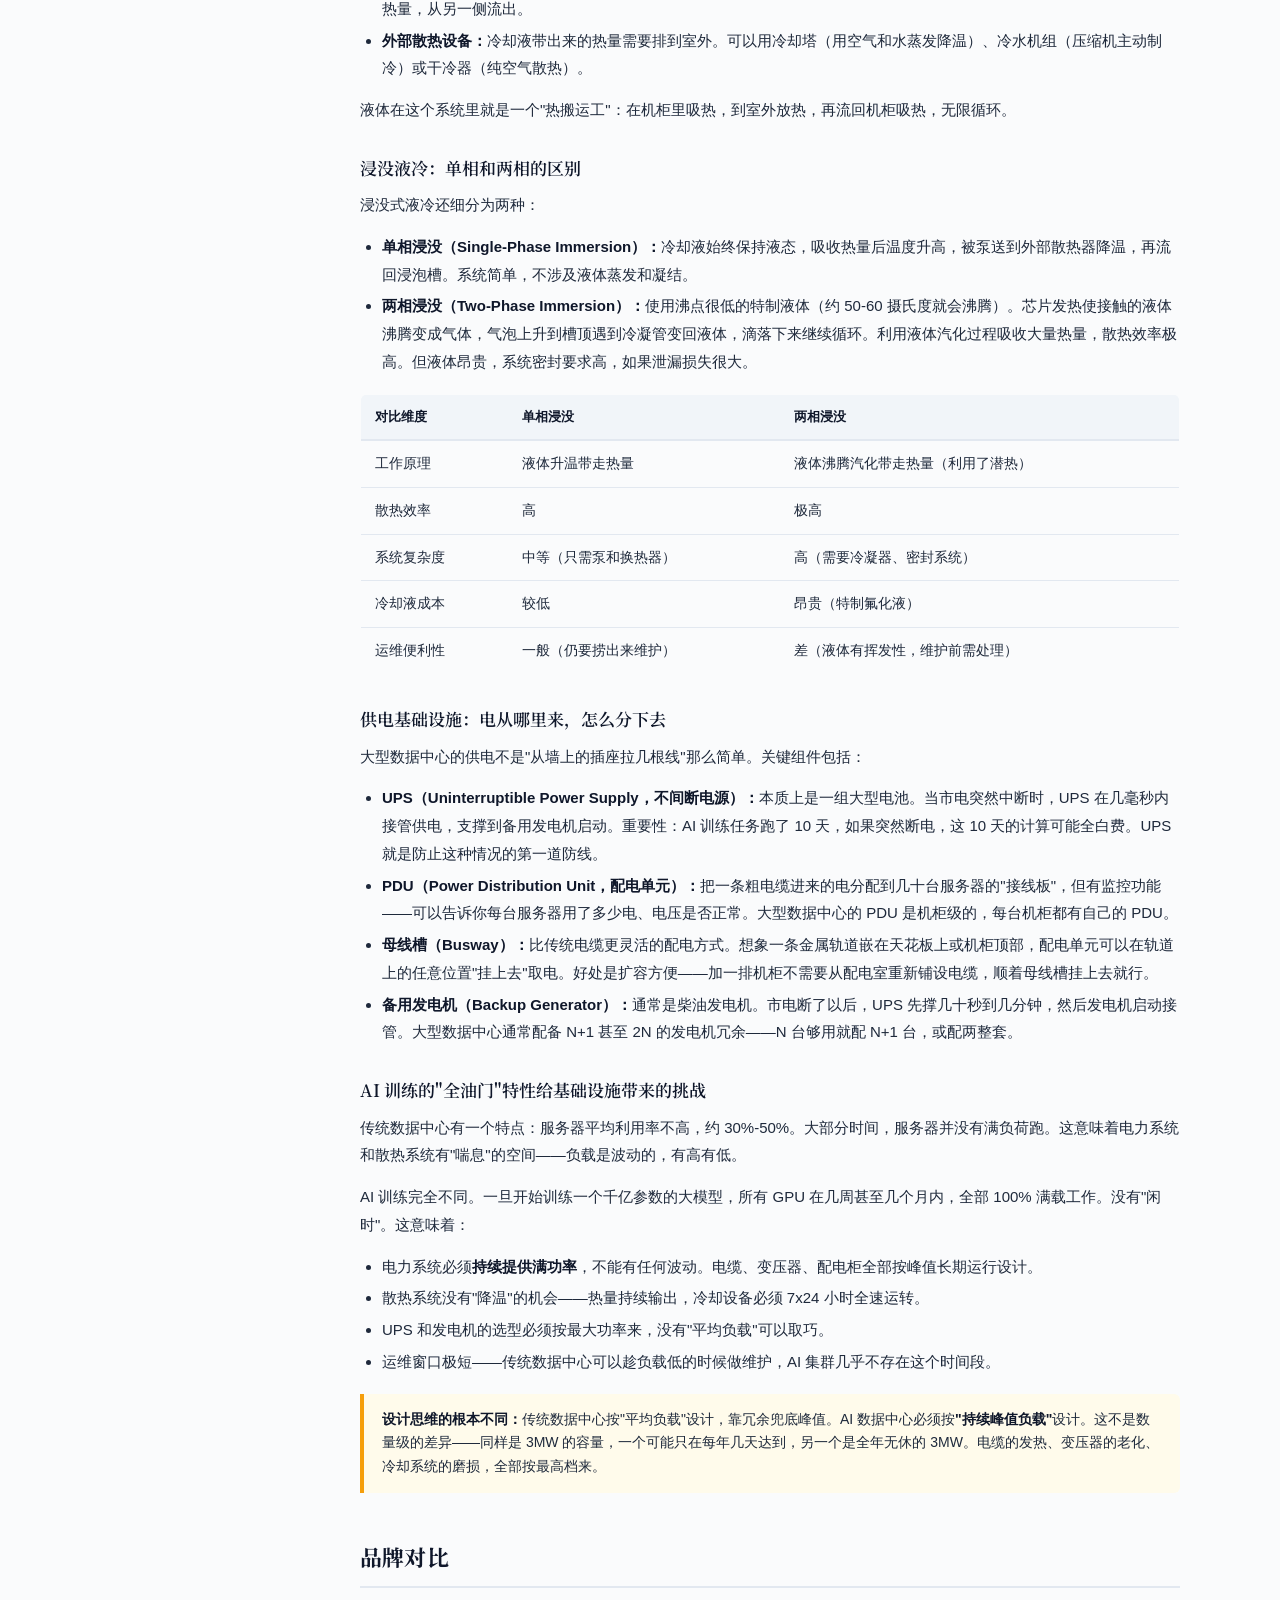
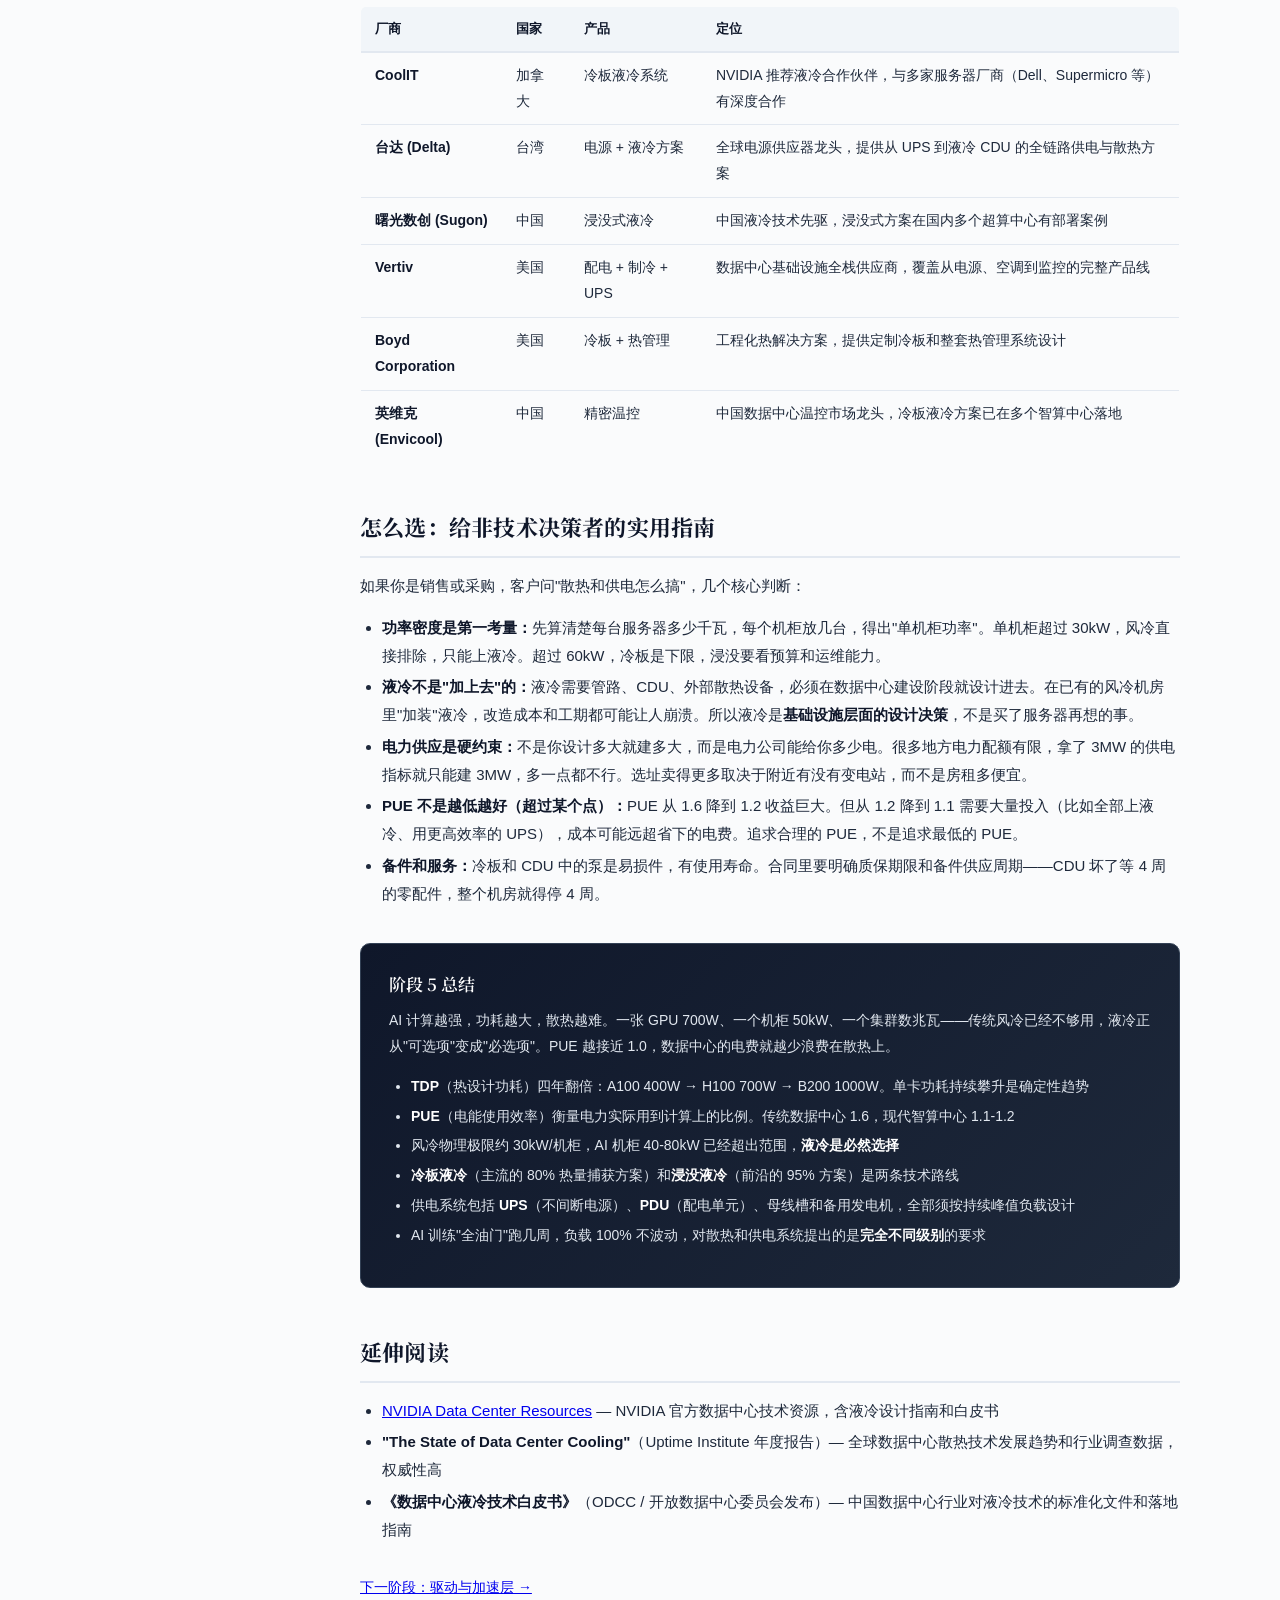
<file: stages/05-cooling-power.html>
<!DOCTYPE html>
<html lang="zh-CN">
<head>
<meta charset="UTF-8">
<meta name="viewport" content="width=device-width, initial-scale=1.0">
<title>散热与供电 — 智算中心服务器全栈知识</title>
<link rel="stylesheet" href="../css/style.css">
</head>
<body>

<nav class="sidebar">
  <h2>智算中心服务器<br>全栈知识</h2>
  <div class="stage-title">阶段 1</div>
  <a href="01-overview.html">全景图：什么是智算中心</a>
  <div class="stage-title">阶段 2 · 算力</div>
  <a href="02-1-gpu-chips.html">GPU 芯片</a>
  <a href="02-2-memory.html">内存系统</a>
  <a href="02-3-gpu-servers.html">GPU 服务器整机</a>
  <div class="stage-title">阶段 3 · 网络</div>
  <a href="03-network.html">网络互联</a>
  <div class="stage-title">阶段 4 · 存储</div>
  <a href="04-storage.html">存储系统</a>
  <div class="stage-title">阶段 5 · 基础设施</div>
  <a href="05-cooling-power.html">散热与供电</a>
  <div class="stage-title">阶段 6 · 软件栈</div>
  <a href="06-1-drivers.html">驱动与加速层</a>
  <a href="06-2-containers.html">容器与资源调度</a>
  <a href="06-3-training.html">分布式训练框架</a>
  <a href="06-4-inference.html">推理引擎</a>
  <a href="06-5-monitoring.html">集群管理与监控</a>
  <div class="stage-title">总结</div>
  <a href="07-summary.html">完整参考架构</a>
</nav>

<main class="main">

<h1>阶段 5 · 散热与供电</h1>

<p>前面讲了 GPU 芯片、内存、整机、网络和存储——这些是"看得见"的硬件。但让这些硬件能跑起来、持续跑下去，还需要两个看不见的基础设施：<strong>散热和供电</strong>。这两个问题解决不了，再强的 GPU 也只是铁疙瘩。</p>

<h2>场景：一台 AI 服务器有多耗电？</h2>

<p>一台 8 张 H100 的 GPU 服务器，满载功耗约 <strong>10.2kW</strong>（千瓦，1 千瓦 = 1000 瓦，瓦是功率的单位）。对比一下：一个普通家庭夏天所有电器同时开——空调、冰箱、电视、洗衣机、电磁炉——总功率大约 3-5kW。也就是说，<strong>一台 AI 服务器 = 两个家庭的用电量</strong>。</p>

<p>再放大看一个集群。1000 张 GPU（约 125 台服务器），光是服务器就需要约 1.5-2 <strong>MW</strong>（兆瓦，1 兆瓦 = 1000 千瓦）。算上散热、网络设备、电力转换损耗，整个数据中心的总功耗可能达到 3-4 MW。这是什么概念？一个小型工厂的全部用电量。</p>

<div class="callout warn">
  <strong>关键认知：</strong>很多人谈论 AI 时关注的是模型参数、训练速度、推理延迟。但在落地层面，<strong>散热和供电往往是真正的物理天花板</strong>——不是你想建多大就建多大，而是你能搞到多少电、能带走多少热。
</div>

<h2>核心概念</h2>

<h3>GPU 功耗：一代更比一代"烧"</h3>

<p>GPU 的功耗由 <strong>TDP</strong>（Thermal Design Power，热设计功耗）来描述，意思是这块芯片满载工作时产生的最大热量，也是散热系统必须能带走的热量上限。</p>

<table>
  <tr><th>GPU 型号</th><th>发布年份</th><th>TDP</th><th>相比上一代</th></tr>
  <tr><td>A100</td><td>2020</td><td>400W</td><td>—</td></tr>
  <tr><td>H100</td><td>2022</td><td>700W</td><td>+75%</td></tr>
  <tr><td>B200</td><td>2024</td><td>1000W</td><td>+43%</td></tr>
</table>

<p>四年时间，单张 GPU 的功耗翻了一倍还多。这不是某个厂商的问题——所有高性能芯片都遵循同样的物理规律：计算能力越强，晶体管开关次数越多，发热越大。</p>

<p>来算一笔账：一张 H100 功耗 700W，8 张就是 <strong>5.6kW</strong>。再加上 CPU（一块高端服务器 CPU 约 300-400W）、内存、风扇、电源转换损耗，一台 8 卡服务器的实际功率直奔 <strong>10kW</strong>。</p>

<div class="callout">
  <strong>趋势不会逆转：</strong>GPU 的单卡功耗不会降下来。每一代新 GPU 虽然每瓦计算能力在提高，但绝对功耗在持续攀升。因为市场要的是更强的绝对算力，而不是更低功耗。B200 的 1000W 只是一个里程碑，下一代只会更高。
</div>

<h3>PUE：衡量数据中心"电效"的核心指标</h3>

<p>数据中心的电不只是给服务器用的。散热系统的水泵和风扇要电，变压器和配电设备有损耗，照明、安防、消防都要电。也就是说，你从电网买了 100 度电，真正用到计算上的可能只有 60-80 度。剩下的全在"路上"消耗掉了。</p>

<p><strong>PUE</strong>（Power Usage Effectiveness，电能使用效率）就是衡量这个"浪费比例"的指标：</p>

<div class="callout">
  <strong>PUE = 数据中心总功耗 / IT 设备功耗</strong>
</div>

<ul>
  <li><strong>PUE = 1.0：</strong>完美状态，所有电全部用于计算，零损耗。现实中不可能达到，是理论极限。</li>
  <li><strong>PUE = 1.1-1.2：</strong>现代智算中心的水平。每 100 度电，有 90-91 度用于 IT 设备，只有 10-9 度浪费在散热和配电上。</li>
  <li><strong>PUE = 1.6：</strong>传统老旧数据中心的典型值。每 100 度电，近 40 度浪费了。以 3MW 的集群算，每年多花几百万电费。</li>
</ul>

<p>多出来的电去哪了？大头是<strong>散热</strong>——空调、水泵、冷却塔。其次是<strong>配电损耗</strong>——变压器、UPS（不间断电源，后面会讲）、配电柜每一步都有能量转换损失。</p>

<p>PUE 为什么对 AI 尤其重要？因为传统数据中心服务器平均利用率只有 30%-50%，有大量的电本来就闲着。但 AI 训练是"从跑到尾全油门"——利用率接近 100%，每多浪费一度电都是实打实的成本。</p>

<h3>风冷 vs 液冷：物理极限决定技术路线</h3>

<p>把热量从芯片上带走，有两条路：用风（空气）吹，或者用液体吸热。</p>

<h4>风冷（Air Cooling）</h4>

<p>原理很简单：风扇把冷空气吹过散热片，热空气排到机房外面。这是过去几十年数据中心的标准方案。</p>

<p>但风冷有个物理极限：一个标准机柜靠风扇散热，最多能带走约 <strong>20-30kW</strong> 的热量。超过这个值，无论风扇转多快，空气流速都不足以在规定时间内带走那么多热量——空气的比热容（单位体积能吸收的热量）是固定的。</p>

<p>而现在一个装满 GPU 服务器的 AI 机柜，功率轻松到 <strong>40-80kW</strong>。风冷已经<strong>物理上不可能</strong>满足了。</p>

<h4>液冷（Liquid Cooling）</h4>

<p>液体的比热容远高于气体——水吸收热量的能力是空气的 4 倍。所以液冷可以轻松处理 50kW 甚至 100kW 以上的机柜。这不是"更好"的问题，而是一旦超过风冷的物理极限，就没有选择了。</p>

<p>液冷主要有两条技术路线：</p>

<div class="concept-cards">
  <div class="concept-card">
    <h4>冷板式液冷（Cold Plate）</h4>
    <p>在 GPU 和 CPU 表面贴一块金属板，板内有液体流动，直接吸收芯片的热量。液体在一个封闭回路里循环，把热带到机房外的冷却塔或冷水机组释放掉。芯片本身不接触液体。</p>
    <p>能带走约 <strong>80%</strong> 的热量，剩下 20% 仍然靠风冷处理（内存、硬盘、电源等）。这是当前<strong>最主流的方案</strong>，技术成熟，部署成本相对可控。</p>
  </div>
  <div class="concept-card">
    <h4>浸没式液冷（Immersion）</h4>
    <p>把整台服务器泡在一种不导电的特制液体里。液体直接接触所有发热元件，热量通过液体传导到外部冷却系统。因为所有零件都浸在液体里，理论上可以带走 <strong>95% 以上</strong> 的热量。</p>
    <p>属于前沿技术，规模化部署的案例还不多。运维复杂——想象一下，换一块 GPU 得先把整台服务器从液体里捞出来。但散热效率远超冷板。</p>
  </div>
</div>

<table>
  <tr><th>对比维度</th><th>风冷</th><th>冷板液冷</th><th>浸没液冷</th></tr>
  <tr><td>单机柜散热能力</td><td>20-30kW</td><td>50-100kW+</td><td>100kW+</td></tr>
  <tr><td>热量捕获率</td><td>100%（全是风带走）</td><td>约 80%（其余靠补风）</td><td>约 95%</td></tr>
  <tr><td>部署复杂度</td><td>低，传统方案</td><td>中等，需改造管路</td><td>高，需定制机柜和运维流程</td></tr>
  <tr><td>成本</td><td>低</td><td>中高</td><td>高</td></tr>
  <tr><td>适用场景</td><td>低密度、传统数据中心</td><td>当前 AI 训练集群主流</td><td>超高密度、前沿项目</td></tr>
</table>

<div class="callout warn">
  <strong>液冷不再是"高端选项"，而是智算中心的必然选择。</strong>NVIDIA B200 已经标配液冷推荐，风冷方案将逐步退出一线 AI 训练场景。这不是趋势预测——当功耗超过风冷的物理极限后，已经没有选择了。如果你听到有人在规划新建的 AI 训练集群时还在讨论要不要上液冷，那说明对方可能还没有真正算过功率密度。
</div>

<h2>技术要点</h2>

<h3>冷板液冷系统怎么工作的？</h3>

<p>一个完整的冷板液冷系统不是"往服务器上贴几块金属板"那么简单。它是一个封闭的液体循环系统，包含以下核心组件：</p>

<ul>
  <li><strong>CDU（Coolant Distribution Unit，冷量分配单元）：</strong>液冷系统的"心脏"。负责控制冷却液的温度、流量和压力，把冷却液泵送到各个机柜。一台 CDU 通常管一个机房或一组机柜。</li>
  <li><strong>Manifold（歧管/汇流排）：</strong>液体在机柜内的分配管道。冷却液从 CDU 流到机柜，通过 manifold 分到每一台服务器。</li>
  <li><strong>冷板（Cold Plate）：</strong>贴在 GPU/CPU 芯片正上方的金属板，内部有微细的液体通道。冷却液从板的一侧流入，吸收芯片热量，从另一侧流出。</li>
  <li><strong>外部散热设备：</strong>冷却液带出来的热量需要排到室外。可以用冷却塔（用空气和水蒸发降温）、冷水机组（压缩机主动制冷）或干冷器（纯空气散热）。</li>
</ul>

<p>液体在这个系统里就是一个"热搬运工"：在机柜里吸热，到室外放热，再流回机柜吸热，无限循环。</p>

<h3>浸没液冷：单相和两相的区别</h3>

<p>浸没式液冷还细分为两种：</p>

<ul>
  <li><strong>单相浸没（Single-Phase Immersion）：</strong>冷却液始终保持液态，吸收热量后温度升高，被泵送到外部散热器降温，再流回浸泡槽。系统简单，不涉及液体蒸发和凝结。</li>
  <li><strong>两相浸没（Two-Phase Immersion）：</strong>使用沸点很低的特制液体（约 50-60 摄氏度就会沸腾）。芯片发热使接触的液体沸腾变成气体，气泡上升到槽顶遇到冷凝管变回液体，滴落下来继续循环。利用液体汽化过程吸收大量热量，散热效率极高。但液体昂贵，系统密封要求高，如果泄漏损失很大。</li>
</ul>

<table>
  <tr><th>对比维度</th><th>单相浸没</th><th>两相浸没</th></tr>
  <tr><td>工作原理</td><td>液体升温带走热量</td><td>液体沸腾汽化带走热量（利用了潜热）</td></tr>
  <tr><td>散热效率</td><td>高</td><td>极高</td></tr>
  <tr><td>系统复杂度</td><td>中等（只需泵和换热器）</td><td>高（需要冷凝器、密封系统）</td></tr>
  <tr><td>冷却液成本</td><td>较低</td><td>昂贵（特制氟化液）</td></tr>
  <tr><td>运维便利性</td><td>一般（仍要捞出来维护）</td><td>差（液体有挥发性，维护前需处理）</td></tr>
</table>

<h3>供电基础设施：电从哪里来，怎么分下去</h3>

<p>大型数据中心的供电不是"从墙上的插座拉几根线"那么简单。关键组件包括：</p>

<ul>
  <li><strong>UPS（Uninterruptible Power Supply，不间断电源）：</strong>本质上是一组大型电池。当市电突然中断时，UPS 在几毫秒内接管供电，支撑到备用发电机启动。重要性：AI 训练任务跑了 10 天，如果突然断电，这 10 天的计算可能全白费。UPS 就是防止这种情况的第一道防线。</li>
  <li><strong>PDU（Power Distribution Unit，配电单元）：</strong>把一条粗电缆进来的电分配到几十台服务器的"接线板"，但有监控功能——可以告诉你每台服务器用了多少电、电压是否正常。大型数据中心的 PDU 是机柜级的，每台机柜都有自己的 PDU。</li>
  <li><strong>母线槽（Busway）：</strong>比传统电缆更灵活的配电方式。想象一条金属轨道嵌在天花板上或机柜顶部，配电单元可以在轨道上的任意位置"挂上去"取电。好处是扩容方便——加一排机柜不需要从配电室重新铺设电缆，顺着母线槽挂上去就行。</li>
  <li><strong>备用发电机（Backup Generator）：</strong>通常是柴油发电机。市电断了以后，UPS 先撑几十秒到几分钟，然后发电机启动接管。大型数据中心通常配备 N+1 甚至 2N 的发电机冗余——N 台够用就配 N+1 台，或配两整套。</li>
</ul>

<h3>AI 训练的"全油门"特性给基础设施带来的挑战</h3>

<p>传统数据中心有一个特点：服务器平均利用率不高，约 30%-50%。大部分时间，服务器并没有满负荷跑。这意味着电力系统和散热系统有"喘息"的空间——负载是波动的，有高有低。</p>

<p>AI 训练完全不同。一旦开始训练一个千亿参数的大模型，所有 GPU 在几周甚至几个月内，全部 100% 满载工作。没有"闲时"。这意味着：</p>

<ul>
  <li>电力系统必须<strong>持续提供满功率</strong>，不能有任何波动。电缆、变压器、配电柜全部按峰值长期运行设计。</li>
  <li>散热系统没有"降温"的机会——热量持续输出，冷却设备必须 7x24 小时全速运转。</li>
  <li>UPS 和发电机的选型必须按最大功率来，没有"平均负载"可以取巧。</li>
  <li>运维窗口极短——传统数据中心可以趁负载低的时候做维护，AI 集群几乎不存在这个时间段。</li>
</ul>

<div class="callout warn">
  <strong>设计思维的根本不同：</strong>传统数据中心按"平均负载"设计，靠冗余兜底峰值。AI 数据中心必须按<strong>"持续峰值负载"</strong>设计。这不是数量级的差异——同样是 3MW 的容量，一个可能只在每年几天达到，另一个是全年无休的 3MW。电缆的发热、变压器的老化、冷却系统的磨损，全部按最高档来。
</div>

<h2>品牌对比</h2>

<table>
  <tr><th>厂商</th><th>国家</th><th>产品</th><th>定位</th></tr>
  <tr>
    <td><strong>CoolIT</strong></td>
    <td>加拿大</td>
    <td>冷板液冷系统</td>
    <td>NVIDIA 推荐液冷合作伙伴，与多家服务器厂商（Dell、Supermicro 等）有深度合作</td>
  </tr>
  <tr>
    <td><strong>台达 (Delta)</strong></td>
    <td>台湾</td>
    <td>电源 + 液冷方案</td>
    <td>全球电源供应器龙头，提供从 UPS 到液冷 CDU 的全链路供电与散热方案</td>
  </tr>
  <tr>
    <td><strong>曙光数创 (Sugon)</strong></td>
    <td>中国</td>
    <td>浸没式液冷</td>
    <td>中国液冷技术先驱，浸没式方案在国内多个超算中心有部署案例</td>
  </tr>
  <tr>
    <td><strong>Vertiv</strong></td>
    <td>美国</td>
    <td>配电 + 制冷 + UPS</td>
    <td>数据中心基础设施全栈供应商，覆盖从电源、空调到监控的完整产品线</td>
  </tr>
  <tr>
    <td><strong>Boyd Corporation</strong></td>
    <td>美国</td>
    <td>冷板 + 热管理</td>
    <td>工程化热解决方案，提供定制冷板和整套热管理系统设计</td>
  </tr>
  <tr>
    <td><strong>英维克 (Envicool)</strong></td>
    <td>中国</td>
    <td>精密温控</td>
    <td>中国数据中心温控市场龙头，冷板液冷方案已在多个智算中心落地</td>
  </tr>
</table>

<h2>怎么选：给非技术决策者的实用指南</h2>

<p>如果你是销售或采购，客户问"散热和供电怎么搞"，几个核心判断：</p>

<ul>
  <li><strong>功率密度是第一考量：</strong>先算清楚每台服务器多少千瓦，每个机柜放几台，得出"单机柜功率"。单机柜超过 30kW，风冷直接排除，只能上液冷。超过 60kW，冷板是下限，浸没要看预算和运维能力。</li>
  <li><strong>液冷不是"加上去"的：</strong>液冷需要管路、CDU、外部散热设备，必须在数据中心建设阶段就设计进去。在已有的风冷机房里"加装"液冷，改造成本和工期都可能让人崩溃。所以液冷是<strong>基础设施层面的设计决策</strong>，不是买了服务器再想的事。</li>
  <li><strong>电力供应是硬约束：</strong>不是你设计多大就建多大，而是电力公司能给你多少电。很多地方电力配额有限，拿了 3MW 的供电指标就只能建 3MW，多一点都不行。选址卖得更多取决于附近有没有变电站，而不是房租多便宜。</li>
  <li><strong>PUE 不是越低越好（超过某个点）：</strong>PUE 从 1.6 降到 1.2 收益巨大。但从 1.2 降到 1.1 需要大量投入（比如全部上液冷、用更高效率的 UPS），成本可能远超省下的电费。追求合理的 PUE，不是追求最低的 PUE。</li>
  <li><strong>备件和服务：</strong>冷板和 CDU 中的泵是易损件，有使用寿命。合同里要明确质保期限和备件供应周期——CDU 坏了等 4 周的零配件，整个机房就得停 4 周。</li>
</ul>

<div class="summary-box">
  <h3>阶段 5 总结</h3>
  <p>AI 计算越强，功耗越大，散热越难。一张 GPU 700W、一个机柜 50kW、一个集群数兆瓦——传统风冷已经不够用，液冷正从"可选项"变成"必选项"。PUE 越接近 1.0，数据中心的电费就越少浪费在散热上。</p>
  <ul>
    <li><strong>TDP</strong>（热设计功耗）四年翻倍：A100 400W → H100 700W → B200 1000W。单卡功耗持续攀升是确定性趋势</li>
    <li><strong>PUE</strong>（电能使用效率）衡量电力实际用到计算上的比例。传统数据中心 1.6，现代智算中心 1.1-1.2</li>
    <li>风冷物理极限约 30kW/机柜，AI 机柜 40-80kW 已经超出范围，<strong>液冷是必然选择</strong></li>
    <li><strong>冷板液冷</strong>（主流的 80% 热量捕获方案）和<strong>浸没液冷</strong>（前沿的 95% 方案）是两条技术路线</li>
    <li>供电系统包括 <strong>UPS</strong>（不间断电源）、<strong>PDU</strong>（配电单元）、母线槽和备用发电机，全部须按持续峰值负载设计</li>
    <li>AI 训练"全油门"跑几周，负载 100% 不波动，对散热和供电系统提出的是<strong>完全不同级别</strong>的要求</li>
  </ul>
</div>

<h2>延伸阅读</h2>

<ul>
  <li><a href="https://www.nvidia.com/en-us/data-center/resources/" target="_blank">NVIDIA Data Center Resources</a> — NVIDIA 官方数据中心技术资源，含液冷设计指南和白皮书</li>
  <li><strong>"The State of Data Center Cooling"</strong>（Uptime Institute 年度报告）— 全球数据中心散热技术发展趋势和行业调查数据，权威性高</li>
  <li><strong>《数据中心液冷技术白皮书》</strong>（ODCC / 开放数据中心委员会发布）— 中国数据中心行业对液冷技术的标准化文件和落地指南</li>
</ul>

<p style="margin-top: 32px; font-size: 14px; color: var(--color-muted);">
  <a href="06-1-drivers.html">下一阶段：驱动与加速层 →</a>
</p>

</main>

<script src="../js/nav.js"></script>
</body>
</html>
</file>
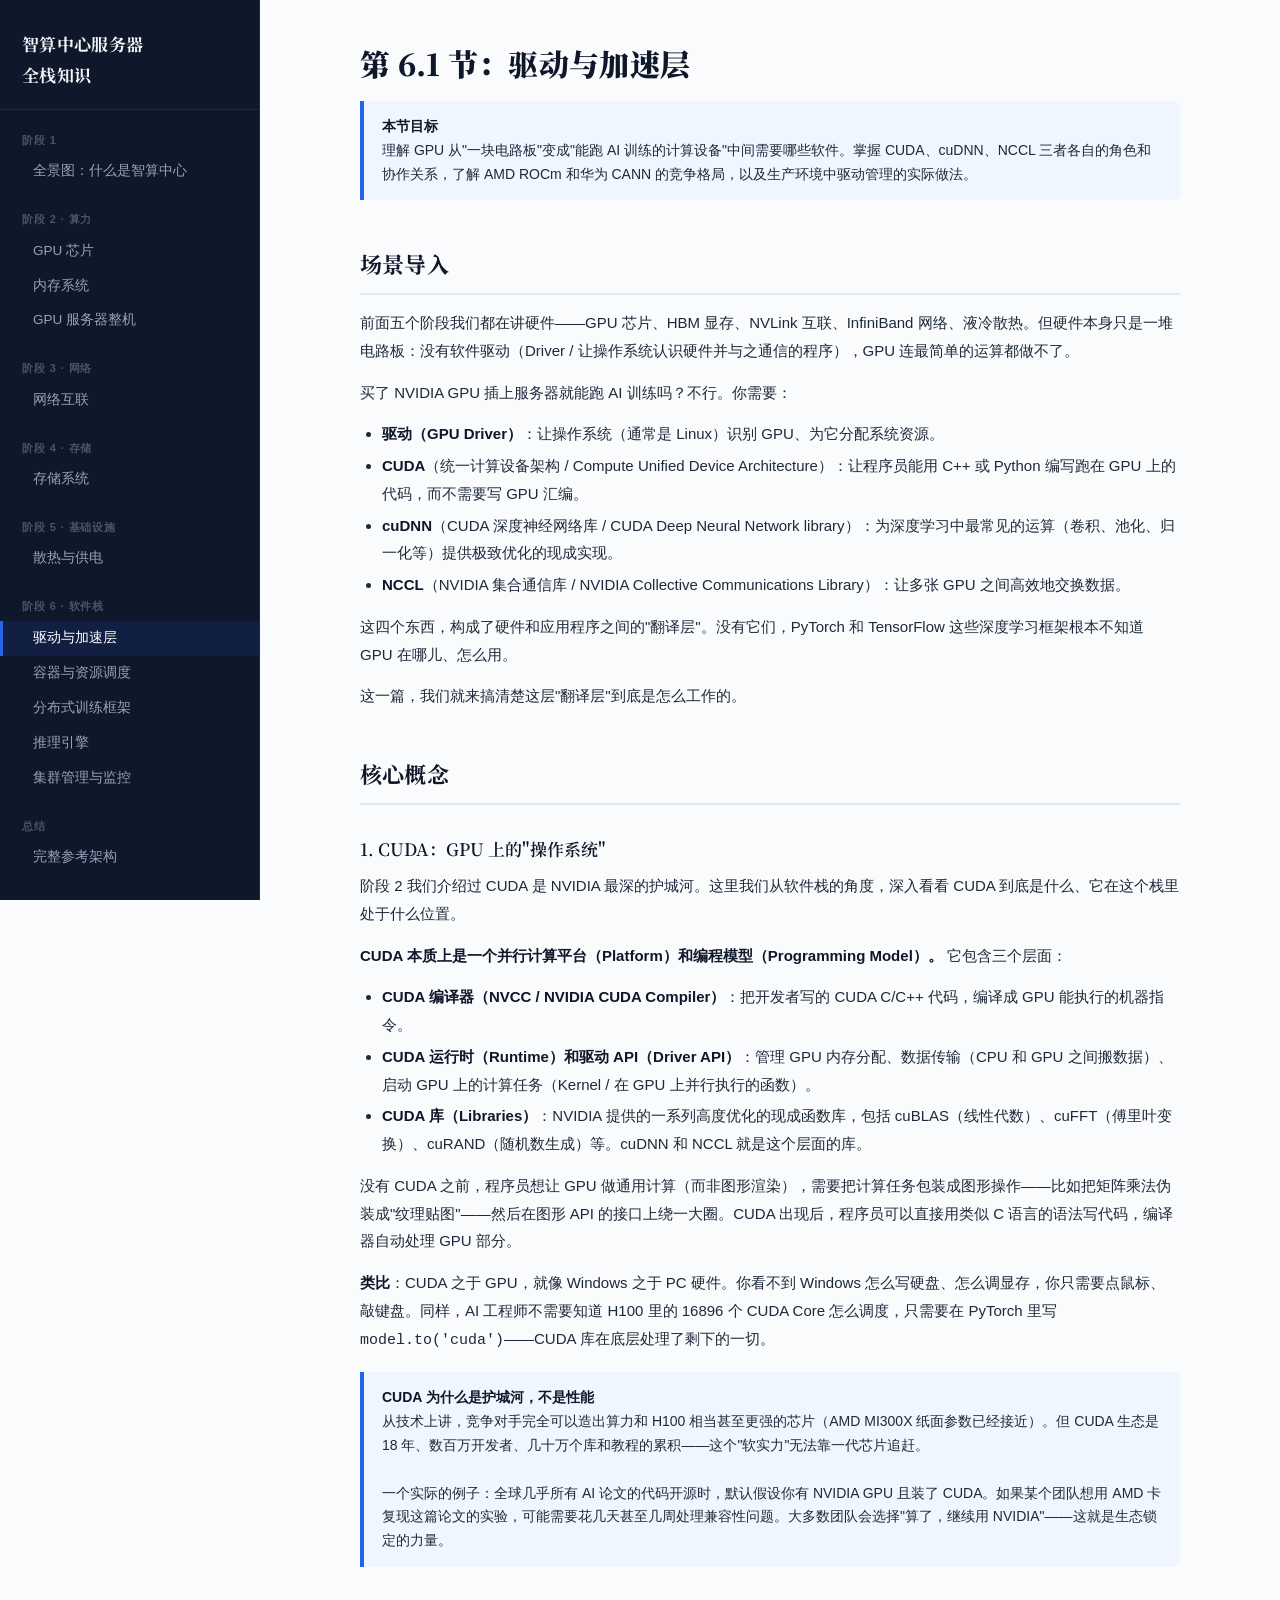
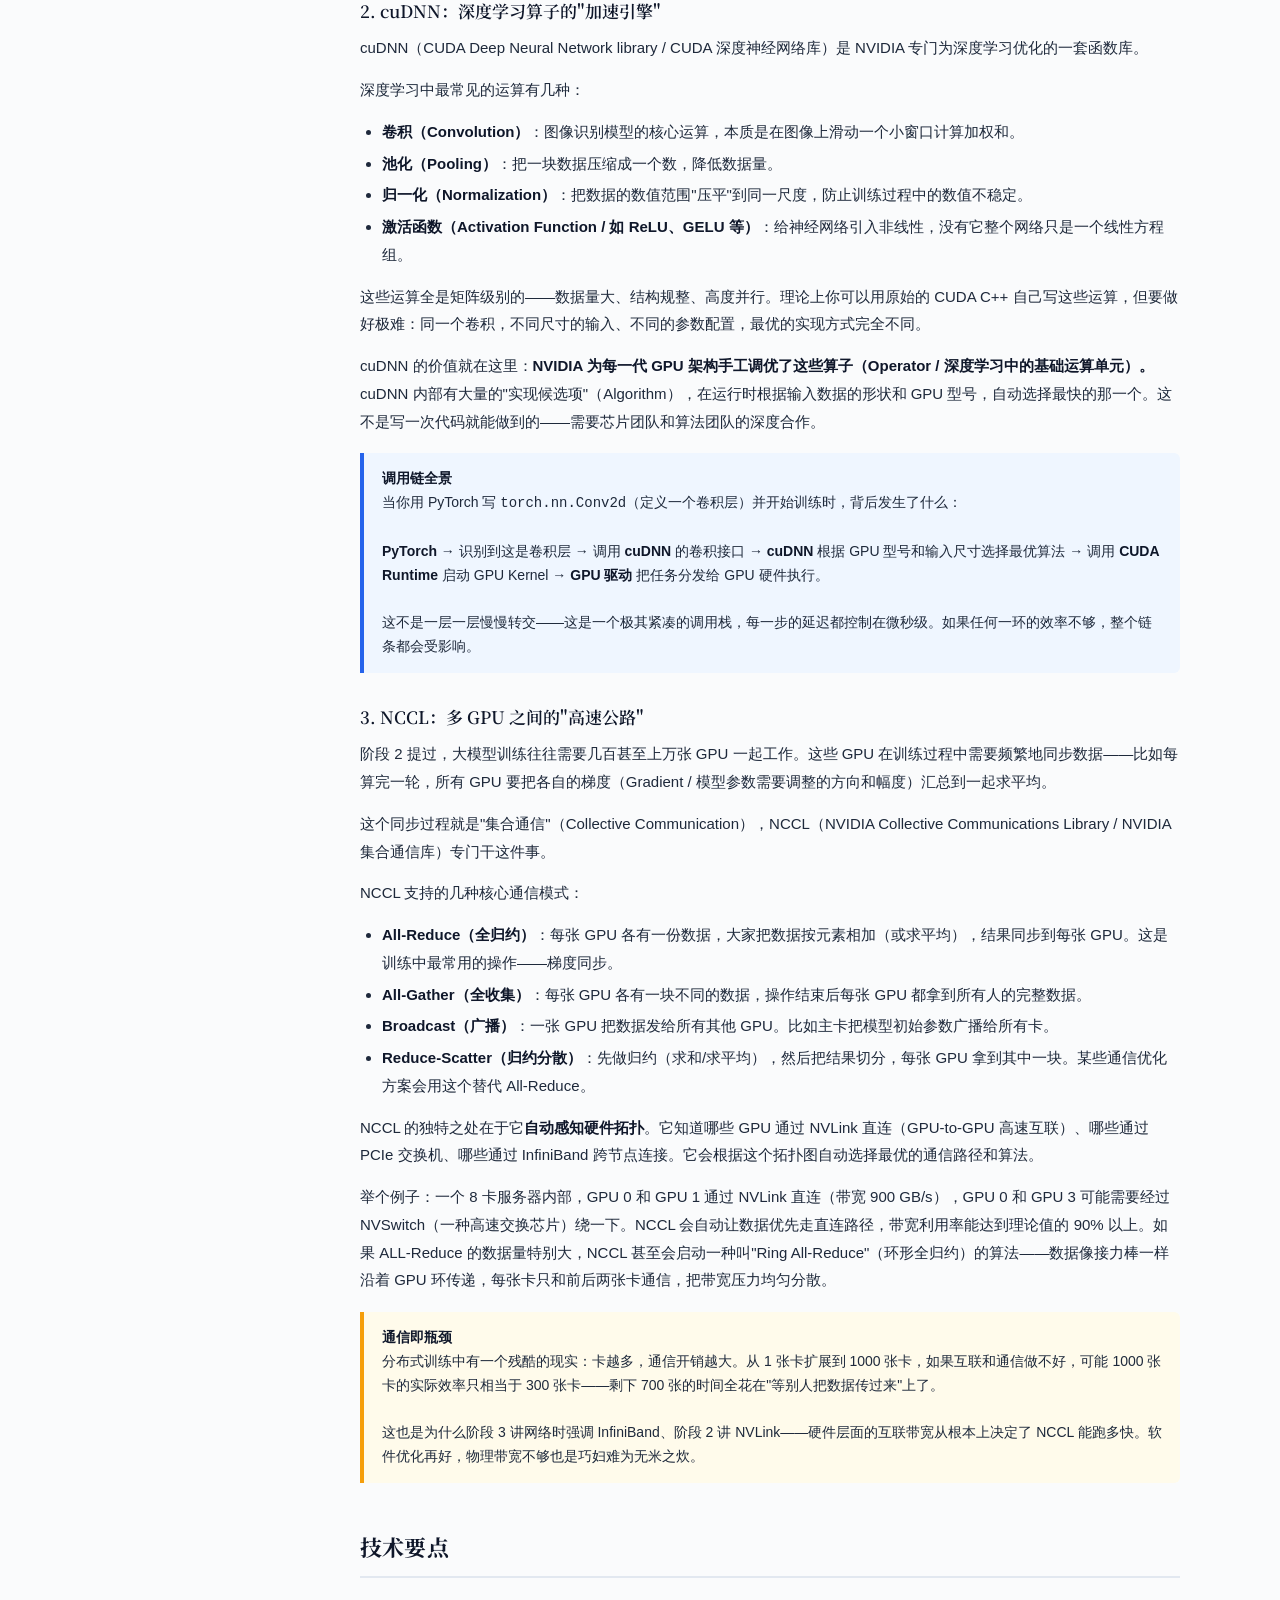
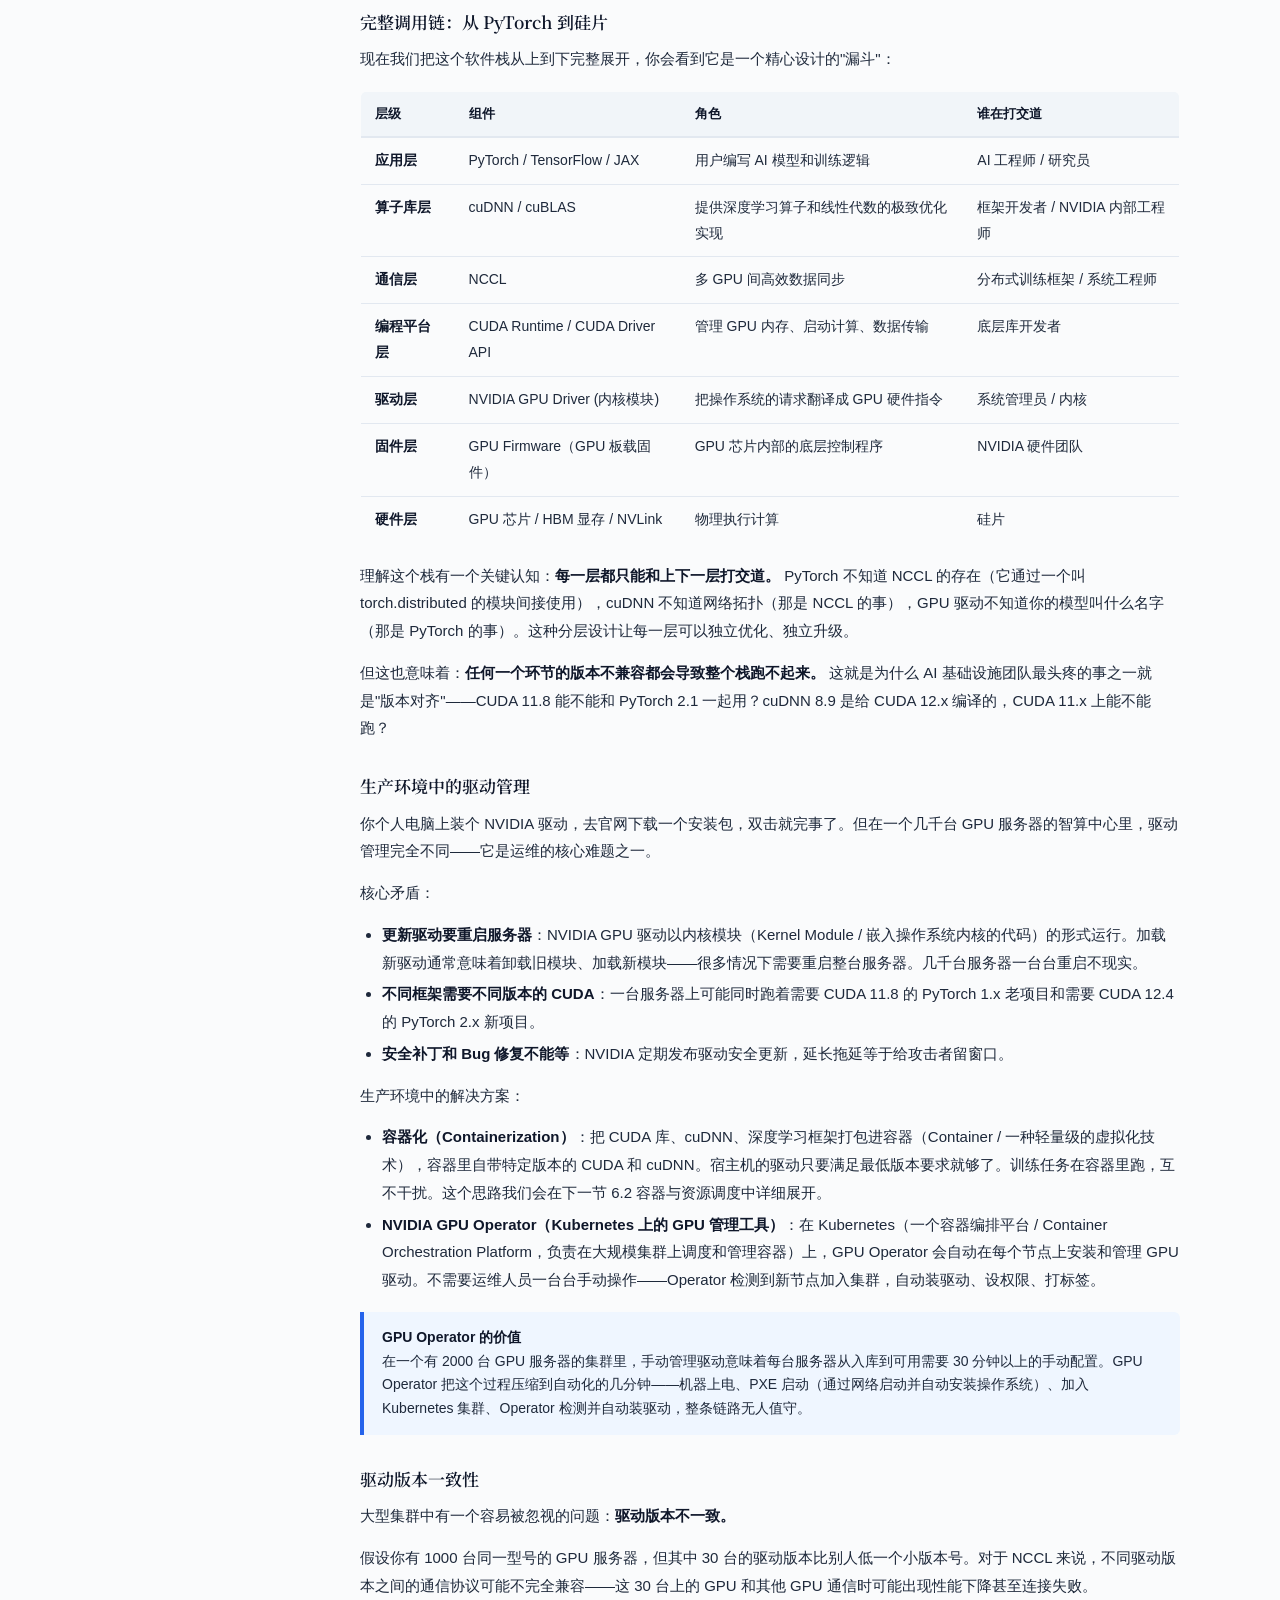
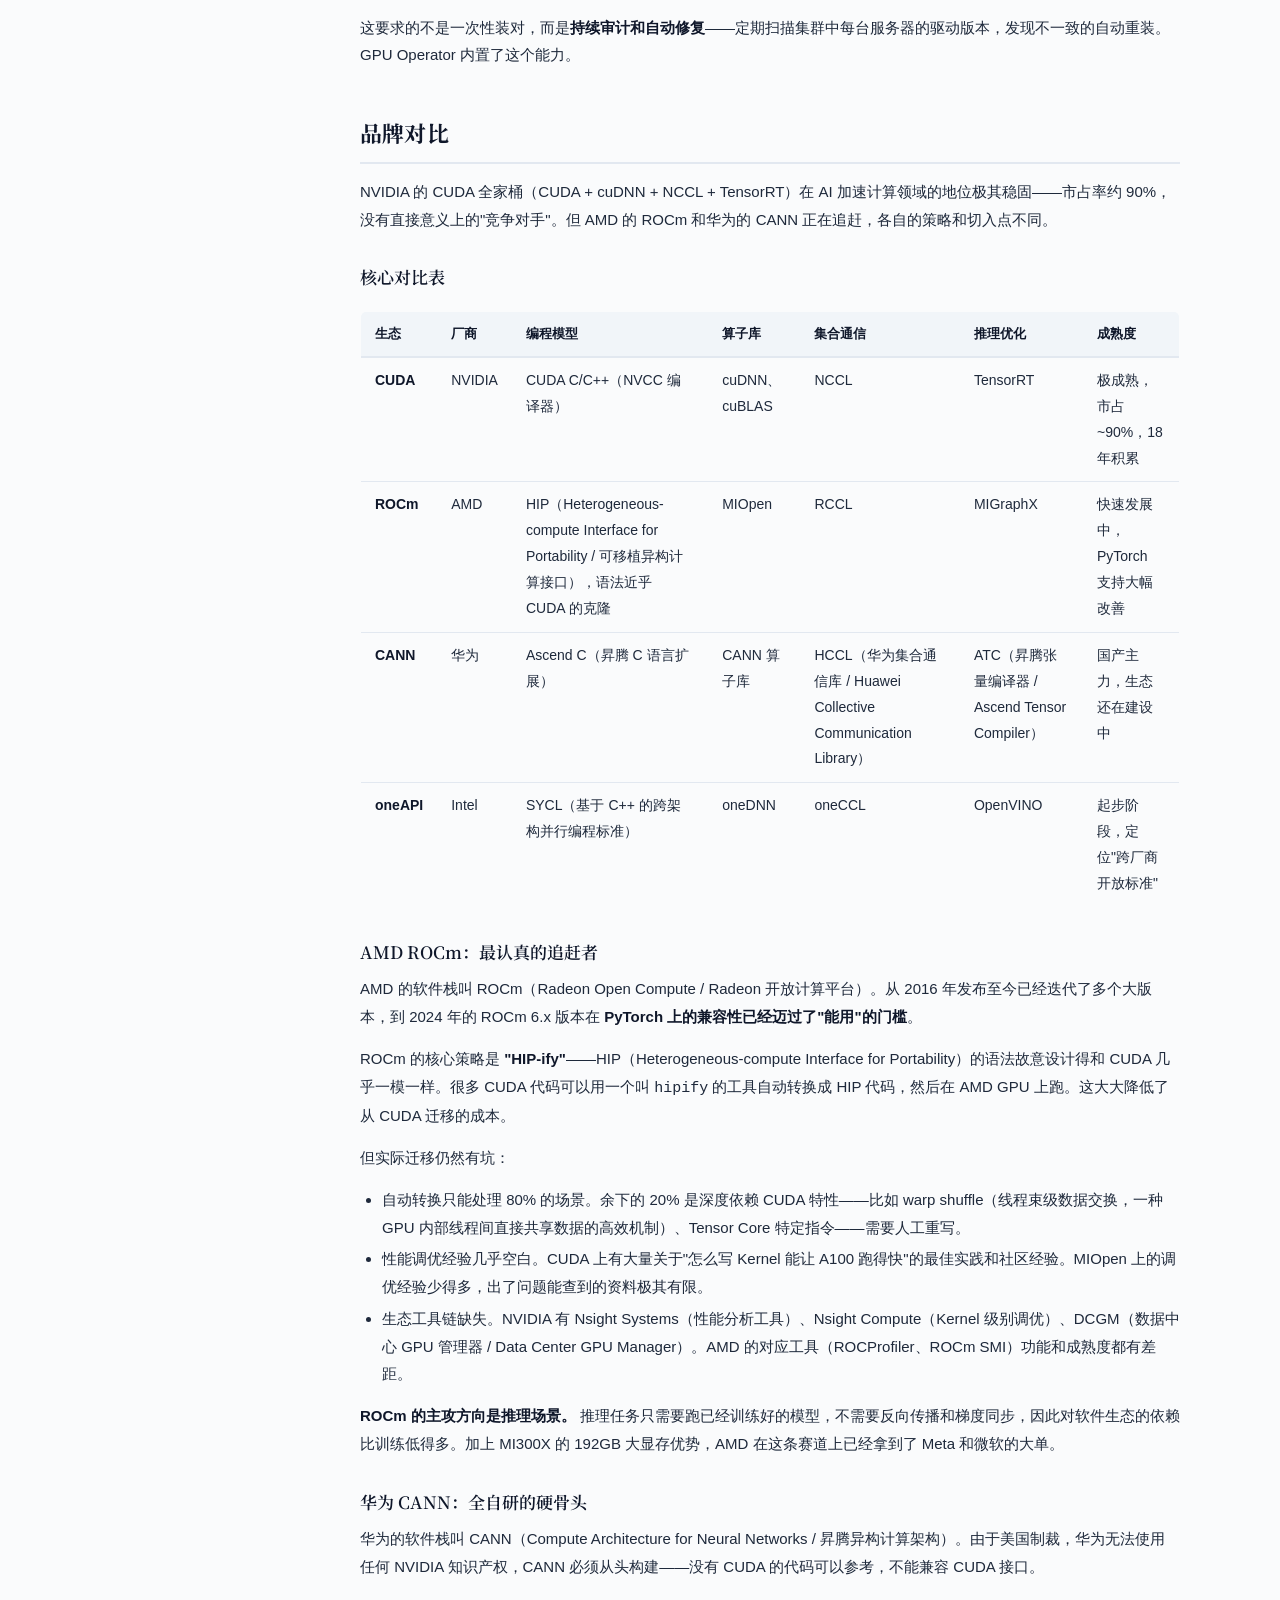
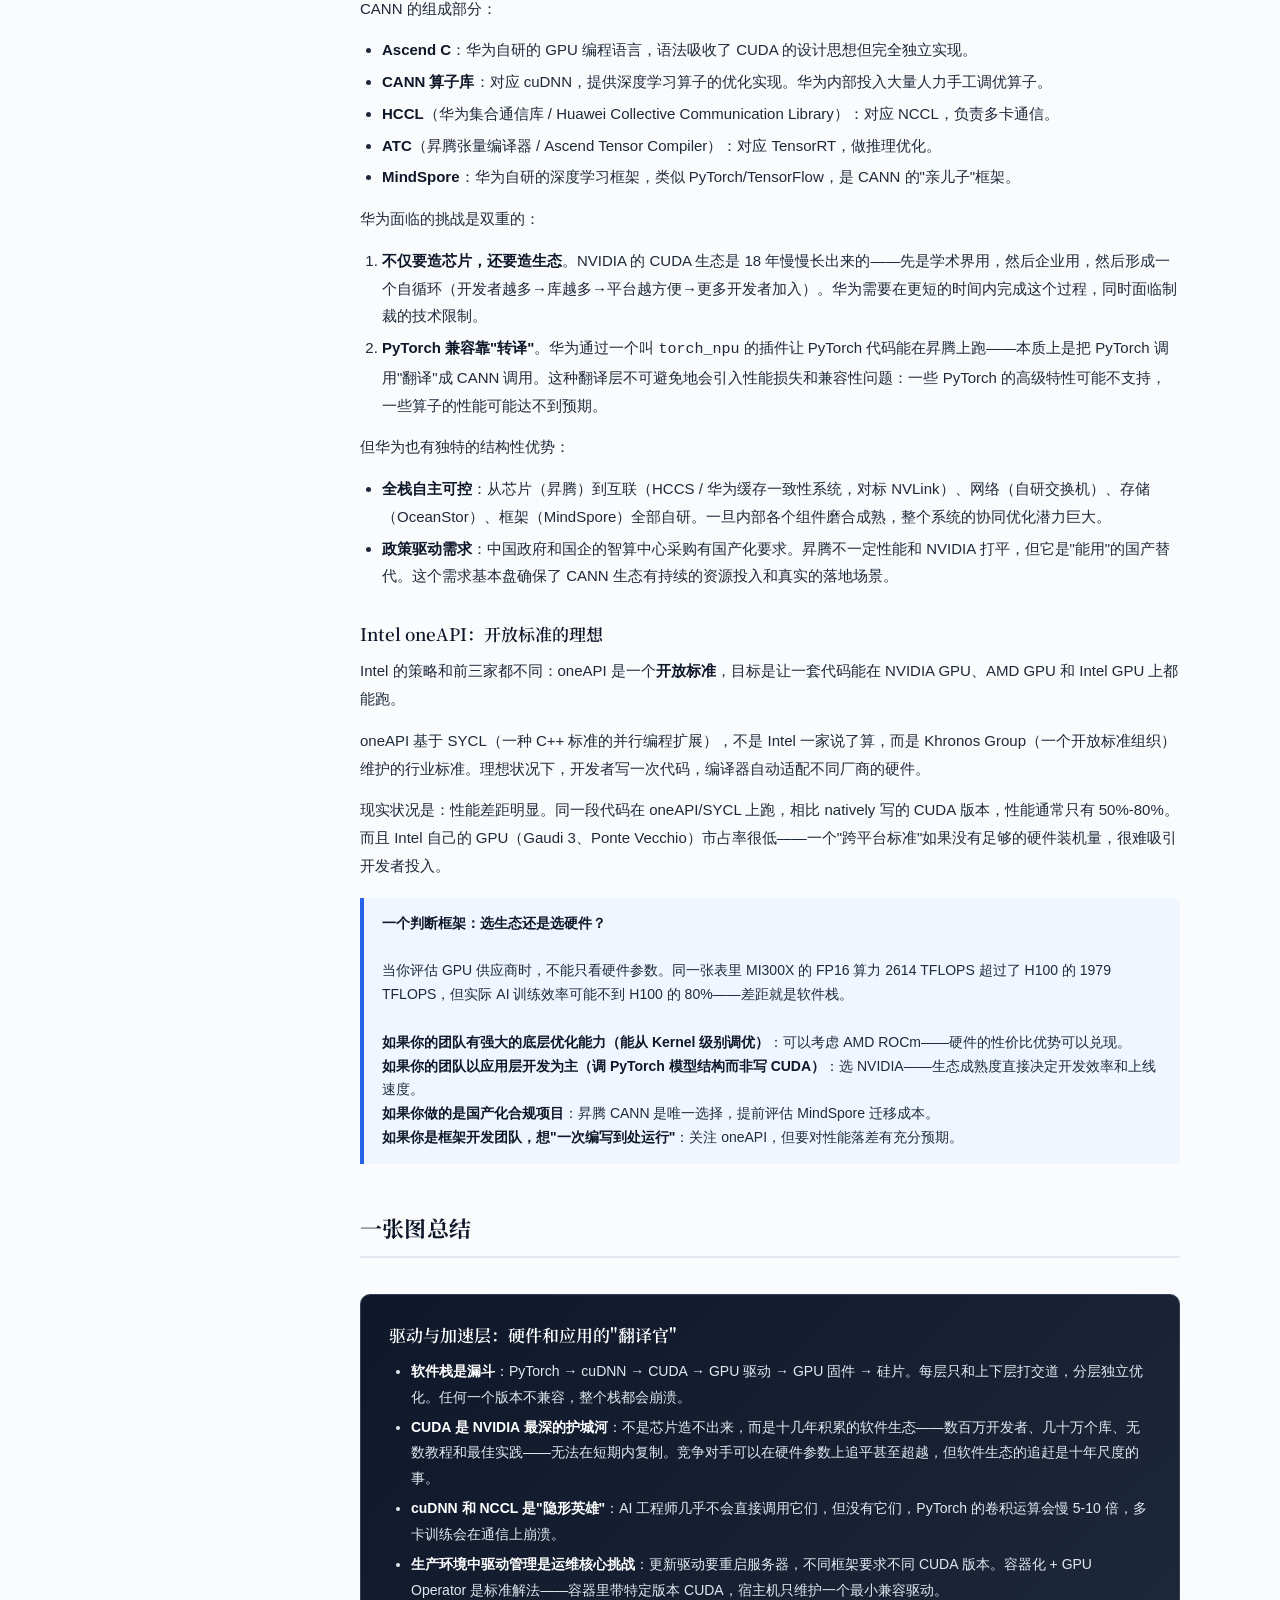
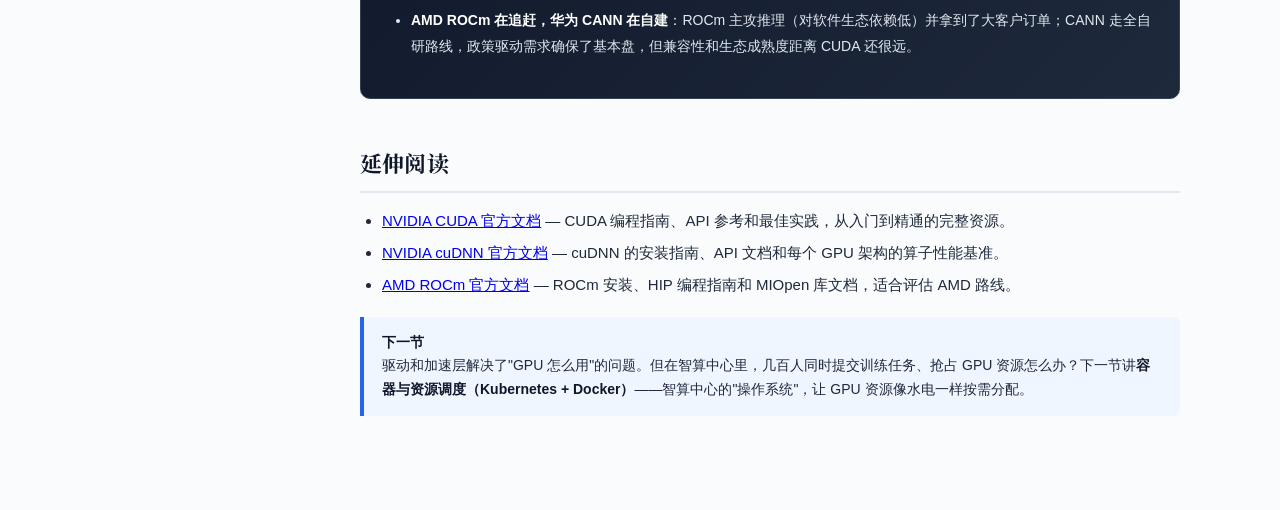
<file: stages/06-1-drivers.html>
<!DOCTYPE html>
<html lang="zh-CN">
<head>
<meta charset="UTF-8">
<meta name="viewport" content="width=device-width, initial-scale=1.0">
<title>驱动与加速层 — 智算中心服务器全栈知识</title>
<link rel="stylesheet" href="../css/style.css">
</head>
<body>

<nav class="sidebar">
  <h2>智算中心服务器<br>全栈知识</h2>
  <div class="stage-title">阶段 1</div>
  <a href="01-overview.html">全景图：什么是智算中心</a>
  <div class="stage-title">阶段 2 · 算力</div>
  <a href="02-1-gpu-chips.html">GPU 芯片</a>
  <a href="02-2-memory.html">内存系统</a>
  <a href="02-3-gpu-servers.html">GPU 服务器整机</a>
  <div class="stage-title">阶段 3 · 网络</div>
  <a href="03-network.html">网络互联</a>
  <div class="stage-title">阶段 4 · 存储</div>
  <a href="04-storage.html">存储系统</a>
  <div class="stage-title">阶段 5 · 基础设施</div>
  <a href="05-cooling-power.html">散热与供电</a>
  <div class="stage-title">阶段 6 · 软件栈</div>
  <a href="06-1-drivers.html">驱动与加速层</a>
  <a href="06-2-containers.html">容器与资源调度</a>
  <a href="06-3-training.html">分布式训练框架</a>
  <a href="06-4-inference.html">推理引擎</a>
  <a href="06-5-monitoring.html">集群管理与监控</a>
  <div class="stage-title">总结</div>
  <a href="07-summary.html">完整参考架构</a>
</nav>

<main class="main">

<h1>第 6.1 节：驱动与加速层</h1>

<div class="callout">
  <strong>本节目标</strong><br>
  理解 GPU 从"一块电路板"变成"能跑 AI 训练的计算设备"中间需要哪些软件。掌握 CUDA、cuDNN、NCCL 三者各自的角色和协作关系，了解 AMD ROCm 和华为 CANN 的竞争格局，以及生产环境中驱动管理的实际做法。
</div>

<h2>场景导入</h2>

<p>前面五个阶段我们都在讲硬件——GPU 芯片、HBM 显存、NVLink 互联、InfiniBand 网络、液冷散热。但硬件本身只是一堆电路板：没有软件驱动（Driver / 让操作系统认识硬件并与之通信的程序），GPU 连最简单的运算都做不了。</p>

<p>买了 NVIDIA GPU 插上服务器就能跑 AI 训练吗？不行。你需要：</p>

<ul>
  <li><strong>驱动（GPU Driver）</strong>：让操作系统（通常是 Linux）识别 GPU、为它分配系统资源。</li>
  <li><strong>CUDA</strong>（统一计算设备架构 / Compute Unified Device Architecture）：让程序员能用 C++ 或 Python 编写跑在 GPU 上的代码，而不需要写 GPU 汇编。</li>
  <li><strong>cuDNN</strong>（CUDA 深度神经网络库 / CUDA Deep Neural Network library）：为深度学习中最常见的运算（卷积、池化、归一化等）提供极致优化的现成实现。</li>
  <li><strong>NCCL</strong>（NVIDIA 集合通信库 / NVIDIA Collective Communications Library）：让多张 GPU 之间高效地交换数据。</li>
</ul>

<p>这四个东西，构成了硬件和应用程序之间的"翻译层"。没有它们，PyTorch 和 TensorFlow 这些深度学习框架根本不知道 GPU 在哪儿、怎么用。</p>

<p>这一篇，我们就来搞清楚这层"翻译层"到底是怎么工作的。</p>

<h2>核心概念</h2>

<h3>1. CUDA：GPU 上的"操作系统"</h3>

<p>阶段 2 我们介绍过 CUDA 是 NVIDIA 最深的护城河。这里我们从软件栈的角度，深入看看 CUDA 到底是什么、它在这个栈里处于什么位置。</p>

<p><strong>CUDA 本质上是一个并行计算平台（Platform）和编程模型（Programming Model）。</strong> 它包含三个层面：</p>

<ul>
  <li><strong>CUDA 编译器（NVCC / NVIDIA CUDA Compiler）</strong>：把开发者写的 CUDA C/C++ 代码，编译成 GPU 能执行的机器指令。</li>
  <li><strong>CUDA 运行时（Runtime）和驱动 API（Driver API）</strong>：管理 GPU 内存分配、数据传输（CPU 和 GPU 之间搬数据）、启动 GPU 上的计算任务（Kernel / 在 GPU 上并行执行的函数）。</li>
  <li><strong>CUDA 库（Libraries）</strong>：NVIDIA 提供的一系列高度优化的现成函数库，包括 cuBLAS（线性代数）、cuFFT（傅里叶变换）、cuRAND（随机数生成）等。cuDNN 和 NCCL 就是这个层面的库。</li>
</ul>

<p>没有 CUDA 之前，程序员想让 GPU 做通用计算（而非图形渲染），需要把计算任务包装成图形操作——比如把矩阵乘法伪装成"纹理贴图"——然后在图形 API 的接口上绕一大圈。CUDA 出现后，程序员可以直接用类似 C 语言的语法写代码，编译器自动处理 GPU 部分。</p>

<p><strong>类比</strong>：CUDA 之于 GPU，就像 Windows 之于 PC 硬件。你看不到 Windows 怎么写硬盘、怎么调显存，你只需要点鼠标、敲键盘。同样，AI 工程师不需要知道 H100 里的 16896 个 CUDA Core 怎么调度，只需要在 PyTorch 里写 <code>model.to('cuda')</code>——CUDA 库在底层处理了剩下的一切。</p>

<div class="callout">
  <strong>CUDA 为什么是护城河，不是性能</strong><br>
  从技术上讲，竞争对手完全可以造出算力和 H100 相当甚至更强的芯片（AMD MI300X 纸面参数已经接近）。但 CUDA 生态是 18 年、数百万开发者、几十万个库和教程的累积——这个"软实力"无法靠一代芯片追赶。<br><br>
  一个实际的例子：全球几乎所有 AI 论文的代码开源时，默认假设你有 NVIDIA GPU 且装了 CUDA。如果某个团队想用 AMD 卡复现这篇论文的实验，可能需要花几天甚至几周处理兼容性问题。大多数团队会选择"算了，继续用 NVIDIA"——这就是生态锁定的力量。
</div>

<h3>2. cuDNN：深度学习算子的"加速引擎"</h3>

<p>cuDNN（CUDA Deep Neural Network library / CUDA 深度神经网络库）是 NVIDIA 专门为深度学习优化的一套函数库。</p>

<p>深度学习中最常见的运算有几种：</p>

<ul>
  <li><strong>卷积（Convolution）</strong>：图像识别模型的核心运算，本质是在图像上滑动一个小窗口计算加权和。</li>
  <li><strong>池化（Pooling）</strong>：把一块数据压缩成一个数，降低数据量。</li>
  <li><strong>归一化（Normalization）</strong>：把数据的数值范围"压平"到同一尺度，防止训练过程中的数值不稳定。</li>
  <li><strong>激活函数（Activation Function / 如 ReLU、GELU 等）</strong>：给神经网络引入非线性，没有它整个网络只是一个线性方程组。</li>
</ul>

<p>这些运算全是矩阵级别的——数据量大、结构规整、高度并行。理论上你可以用原始的 CUDA C++ 自己写这些运算，但要做好极难：同一个卷积，不同尺寸的输入、不同的参数配置，最优的实现方式完全不同。</p>

<p>cuDNN 的价值就在这里：<strong>NVIDIA 为每一代 GPU 架构手工调优了这些算子（Operator / 深度学习中的基础运算单元）。</strong> cuDNN 内部有大量的"实现候选项"（Algorithm），在运行时根据输入数据的形状和 GPU 型号，自动选择最快的那一个。这不是写一次代码就能做到的——需要芯片团队和算法团队的深度合作。</p>

<div class="callout">
  <strong>调用链全景</strong><br>
  当你用 PyTorch 写 <code>torch.nn.Conv2d</code>（定义一个卷积层）并开始训练时，背后发生了什么：<br><br>
  <strong>PyTorch</strong> → 识别到这是卷积层 → 调用 <strong>cuDNN</strong> 的卷积接口 → <strong>cuDNN</strong> 根据 GPU 型号和输入尺寸选择最优算法 → 调用 <strong>CUDA Runtime</strong> 启动 GPU Kernel → <strong>GPU 驱动</strong> 把任务分发给 GPU 硬件执行。<br><br>
  这不是一层一层慢慢转交——这是一个极其紧凑的调用栈，每一步的延迟都控制在微秒级。如果任何一环的效率不够，整个链条都会受影响。
</div>

<h3>3. NCCL：多 GPU 之间的"高速公路"</h3>

<p>阶段 2 提过，大模型训练往往需要几百甚至上万张 GPU 一起工作。这些 GPU 在训练过程中需要频繁地同步数据——比如每算完一轮，所有 GPU 要把各自的梯度（Gradient / 模型参数需要调整的方向和幅度）汇总到一起求平均。</p>

<p>这个同步过程就是"集合通信"（Collective Communication），NCCL（NVIDIA Collective Communications Library / NVIDIA 集合通信库）专门干这件事。</p>

<p>NCCL 支持的几种核心通信模式：</p>

<ul>
  <li><strong>All-Reduce（全归约）</strong>：每张 GPU 各有一份数据，大家把数据按元素相加（或求平均），结果同步到每张 GPU。这是训练中最常用的操作——梯度同步。</li>
  <li><strong>All-Gather（全收集）</strong>：每张 GPU 各有一块不同的数据，操作结束后每张 GPU 都拿到所有人的完整数据。</li>
  <li><strong>Broadcast（广播）</strong>：一张 GPU 把数据发给所有其他 GPU。比如主卡把模型初始参数广播给所有卡。</li>
  <li><strong>Reduce-Scatter（归约分散）</strong>：先做归约（求和/求平均），然后把结果切分，每张 GPU 拿到其中一块。某些通信优化方案会用这个替代 All-Reduce。</li>
</ul>

<p>NCCL 的独特之处在于它<strong>自动感知硬件拓扑</strong>。它知道哪些 GPU 通过 NVLink 直连（GPU-to-GPU 高速互联）、哪些通过 PCIe 交换机、哪些通过 InfiniBand 跨节点连接。它会根据这个拓扑图自动选择最优的通信路径和算法。</p>

<p>举个例子：一个 8 卡服务器内部，GPU 0 和 GPU 1 通过 NVLink 直连（带宽 900 GB/s），GPU 0 和 GPU 3 可能需要经过 NVSwitch（一种高速交换芯片）绕一下。NCCL 会自动让数据优先走直连路径，带宽利用率能达到理论值的 90% 以上。如果 ALL-Reduce 的数据量特别大，NCCL 甚至会启动一种叫"Ring All-Reduce"（环形全归约）的算法——数据像接力棒一样沿着 GPU 环传递，每张卡只和前后两张卡通信，把带宽压力均匀分散。</p>

<div class="callout warn">
  <strong>通信即瓶颈</strong><br>
  分布式训练中有一个残酷的现实：卡越多，通信开销越大。从 1 张卡扩展到 1000 张卡，如果互联和通信做不好，可能 1000 张卡的实际效率只相当于 300 张卡——剩下 700 张的时间全花在"等别人把数据传过来"上了。<br><br>
  这也是为什么阶段 3 讲网络时强调 InfiniBand、阶段 2 讲 NVLink——硬件层面的互联带宽从根本上决定了 NCCL 能跑多快。软件优化再好，物理带宽不够也是巧妇难为无米之炊。
</div>

<h2>技术要点</h2>

<h3>完整调用链：从 PyTorch 到硅片</h3>

<p>现在我们把这个软件栈从上到下完整展开，你会看到它是一个精心设计的"漏斗"：</p>

<table>
  <tr>
    <th>层级</th>
    <th>组件</th>
    <th>角色</th>
    <th>谁在打交道</th>
  </tr>
  <tr>
    <td><strong>应用层</strong></td>
    <td>PyTorch / TensorFlow / JAX</td>
    <td>用户编写 AI 模型和训练逻辑</td>
    <td>AI 工程师 / 研究员</td>
  </tr>
  <tr>
    <td><strong>算子库层</strong></td>
    <td>cuDNN / cuBLAS</td>
    <td>提供深度学习算子和线性代数的极致优化实现</td>
    <td>框架开发者 / NVIDIA 内部工程师</td>
  </tr>
  <tr>
    <td><strong>通信层</strong></td>
    <td>NCCL</td>
    <td>多 GPU 间高效数据同步</td>
    <td>分布式训练框架 / 系统工程师</td>
  </tr>
  <tr>
    <td><strong>编程平台层</strong></td>
    <td>CUDA Runtime / CUDA Driver API</td>
    <td>管理 GPU 内存、启动计算、数据传输</td>
    <td>底层库开发者</td>
  </tr>
  <tr>
    <td><strong>驱动层</strong></td>
    <td>NVIDIA GPU Driver (内核模块)</td>
    <td>把操作系统的请求翻译成 GPU 硬件指令</td>
    <td>系统管理员 / 内核</td>
  </tr>
  <tr>
    <td><strong>固件层</strong></td>
    <td>GPU Firmware（GPU 板载固件）</td>
    <td>GPU 芯片内部的底层控制程序</td>
    <td>NVIDIA 硬件团队</td>
  </tr>
  <tr>
    <td><strong>硬件层</strong></td>
    <td>GPU 芯片 / HBM 显存 / NVLink</td>
    <td>物理执行计算</td>
    <td>硅片</td>
  </tr>
</table>

<p>理解这个栈有一个关键认知：<strong>每一层都只能和上下一层打交道。</strong> PyTorch 不知道 NCCL 的存在（它通过一个叫 torch.distributed 的模块间接使用），cuDNN 不知道网络拓扑（那是 NCCL 的事），GPU 驱动不知道你的模型叫什么名字（那是 PyTorch 的事）。这种分层设计让每一层可以独立优化、独立升级。</p>

<p>但这也意味着：<strong>任何一个环节的版本不兼容都会导致整个栈跑不起来。</strong> 这就是为什么 AI 基础设施团队最头疼的事之一就是"版本对齐"——CUDA 11.8 能不能和 PyTorch 2.1 一起用？cuDNN 8.9 是给 CUDA 12.x 编译的，CUDA 11.x 上能不能跑？</p>

<h3>生产环境中的驱动管理</h3>

<p>你个人电脑上装个 NVIDIA 驱动，去官网下载一个安装包，双击就完事了。但在一个几千台 GPU 服务器的智算中心里，驱动管理完全不同——它是运维的核心难题之一。</p>

<p>核心矛盾：</p>

<ul>
  <li><strong>更新驱动要重启服务器</strong>：NVIDIA GPU 驱动以内核模块（Kernel Module / 嵌入操作系统内核的代码）的形式运行。加载新驱动通常意味着卸载旧模块、加载新模块——很多情况下需要重启整台服务器。几千台服务器一台台重启不现实。</li>
  <li><strong>不同框架需要不同版本的 CUDA</strong>：一台服务器上可能同时跑着需要 CUDA 11.8 的 PyTorch 1.x 老项目和需要 CUDA 12.4 的 PyTorch 2.x 新项目。</li>
  <li><strong>安全补丁和 Bug 修复不能等</strong>：NVIDIA 定期发布驱动安全更新，延长拖延等于给攻击者留窗口。</li>
</ul>

<p>生产环境中的解决方案：</p>

<ul>
  <li><strong>容器化（Containerization）</strong>：把 CUDA 库、cuDNN、深度学习框架打包进容器（Container / 一种轻量级的虚拟化技术），容器里自带特定版本的 CUDA 和 cuDNN。宿主机的驱动只要满足最低版本要求就够了。训练任务在容器里跑，互不干扰。这个思路我们会在下一节 6.2 容器与资源调度中详细展开。</li>
  <li><strong>NVIDIA GPU Operator（Kubernetes 上的 GPU 管理工具）</strong>：在 Kubernetes（一个容器编排平台 / Container Orchestration Platform，负责在大规模集群上调度和管理容器）上，GPU Operator 会自动在每个节点上安装和管理 GPU 驱动。不需要运维人员一台台手动操作——Operator 检测到新节点加入集群，自动装驱动、设权限、打标签。</li>
</ul>

<div class="callout">
  <strong>GPU Operator 的价值</strong><br>
  在一个有 2000 台 GPU 服务器的集群里，手动管理驱动意味着每台服务器从入库到可用需要 30 分钟以上的手动配置。GPU Operator 把这个过程压缩到自动化的几分钟——机器上电、PXE 启动（通过网络启动并自动安装操作系统）、加入 Kubernetes 集群、Operator 检测并自动装驱动，整条链路无人值守。
</div>

<h3>驱动版本一致性</h3>

<p>大型集群中有一个容易被忽视的问题：<strong>驱动版本不一致。</strong></p>

<p>假设你有 1000 台同一型号的 GPU 服务器，但其中 30 台的驱动版本比别人低一个小版本号。对于 NCCL 来说，不同驱动版本之间的通信协议可能不完全兼容——这 30 台上的 GPU 和其他 GPU 通信时可能出现性能下降甚至连接失败。</p>

<p>这要求的不是一次性装对，而是<strong>持续审计和自动修复</strong>——定期扫描集群中每台服务器的驱动版本，发现不一致的自动重装。GPU Operator 内置了这个能力。</p>

<h2>品牌对比</h2>

<p>NVIDIA 的 CUDA 全家桶（CUDA + cuDNN + NCCL + TensorRT）在 AI 加速计算领域的地位极其稳固——市占率约 90%，没有直接意义上的"竞争对手"。但 AMD 的 ROCm 和华为的 CANN 正在追赶，各自的策略和切入点不同。</p>

<h3>核心对比表</h3>

<table>
  <tr>
    <th>生态</th>
    <th>厂商</th>
    <th>编程模型</th>
    <th>算子库</th>
    <th>集合通信</th>
    <th>推理优化</th>
    <th>成熟度</th>
  </tr>
  <tr>
    <td><strong>CUDA</strong></td>
    <td>NVIDIA</td>
    <td>CUDA C/C++（NVCC 编译器）</td>
    <td>cuDNN、cuBLAS</td>
    <td>NCCL</td>
    <td>TensorRT</td>
    <td>极成熟，市占 ~90%，18 年积累</td>
  </tr>
  <tr>
    <td><strong>ROCm</strong></td>
    <td>AMD</td>
    <td>HIP（Heterogeneous-compute Interface for Portability / 可移植异构计算接口），语法近乎 CUDA 的克隆</td>
    <td>MIOpen</td>
    <td>RCCL</td>
    <td>MIGraphX</td>
    <td>快速发展中，PyTorch 支持大幅改善</td>
  </tr>
  <tr>
    <td><strong>CANN</strong></td>
    <td>华为</td>
    <td>Ascend C（昇腾 C 语言扩展）</td>
    <td>CANN 算子库</td>
    <td>HCCL（华为集合通信库 / Huawei Collective Communication Library）</td>
    <td>ATC（昇腾张量编译器 / Ascend Tensor Compiler）</td>
    <td>国产主力，生态还在建设中</td>
  </tr>
  <tr>
    <td><strong>oneAPI</strong></td>
    <td>Intel</td>
    <td>SYCL（基于 C++ 的跨架构并行编程标准）</td>
    <td>oneDNN</td>
    <td>oneCCL</td>
    <td>OpenVINO</td>
    <td>起步阶段，定位"跨厂商开放标准"</td>
  </tr>
</table>

<h3>AMD ROCm：最认真的追赶者</h3>

<p>AMD 的软件栈叫 ROCm（Radeon Open Compute / Radeon 开放计算平台）。从 2016 年发布至今已经迭代了多个大版本，到 2024 年的 ROCm 6.x 版本在 <strong>PyTorch 上的兼容性已经迈过了"能用"的门槛</strong>。</p>

<p>ROCm 的核心策略是 <strong>"HIP-ify"</strong>——HIP（Heterogeneous-compute Interface for Portability）的语法故意设计得和 CUDA 几乎一模一样。很多 CUDA 代码可以用一个叫 <code>hipify</code> 的工具自动转换成 HIP 代码，然后在 AMD GPU 上跑。这大大降低了从 CUDA 迁移的成本。</p>

<p>但实际迁移仍然有坑：</p>
<ul>
  <li>自动转换只能处理 80% 的场景。余下的 20% 是深度依赖 CUDA 特性——比如 warp shuffle（线程束级数据交换，一种 GPU 内部线程间直接共享数据的高效机制）、Tensor Core 特定指令——需要人工重写。</li>
  <li>性能调优经验几乎空白。CUDA 上有大量关于"怎么写 Kernel 能让 A100 跑得快"的最佳实践和社区经验。MIOpen 上的调优经验少得多，出了问题能查到的资料极其有限。</li>
  <li>生态工具链缺失。NVIDIA 有 Nsight Systems（性能分析工具）、Nsight Compute（Kernel 级别调优）、DCGM（数据中心 GPU 管理器 / Data Center GPU Manager）。AMD 的对应工具（ROCProfiler、ROCm SMI）功能和成熟度都有差距。</li>
</ul>

<p><strong>ROCm 的主攻方向是推理场景。</strong> 推理任务只需要跑已经训练好的模型，不需要反向传播和梯度同步，因此对软件生态的依赖比训练低得多。加上 MI300X 的 192GB 大显存优势，AMD 在这条赛道上已经拿到了 Meta 和微软的大单。</p>

<h3>华为 CANN：全自研的硬骨头</h3>

<p>华为的软件栈叫 CANN（Compute Architecture for Neural Networks / 昇腾异构计算架构）。由于美国制裁，华为无法使用任何 NVIDIA 知识产权，CANN 必须从头构建——没有 CUDA 的代码可以参考，不能兼容 CUDA 接口。</p>

<p>CANN 的组成部分：</p>

<ul>
  <li><strong>Ascend C</strong>：华为自研的 GPU 编程语言，语法吸收了 CUDA 的设计思想但完全独立实现。</li>
  <li><strong>CANN 算子库</strong>：对应 cuDNN，提供深度学习算子的优化实现。华为内部投入大量人力手工调优算子。</li>
  <li><strong>HCCL</strong>（华为集合通信库 / Huawei Collective Communication Library）：对应 NCCL，负责多卡通信。</li>
  <li><strong>ATC</strong>（昇腾张量编译器 / Ascend Tensor Compiler）：对应 TensorRT，做推理优化。</li>
  <li><strong>MindSpore</strong>：华为自研的深度学习框架，类似 PyTorch/TensorFlow，是 CANN 的"亲儿子"框架。</li>
</ul>

<p>华为面临的挑战是双重的：</p>
<ol>
  <li><strong>不仅要造芯片，还要造生态</strong>。NVIDIA 的 CUDA 生态是 18 年慢慢长出来的——先是学术界用，然后企业用，然后形成一个自循环（开发者越多→库越多→平台越方便→更多开发者加入）。华为需要在更短的时间内完成这个过程，同时面临制裁的技术限制。</li>
  <li><strong>PyTorch 兼容靠"转译"</strong>。华为通过一个叫 <code>torch_npu</code> 的插件让 PyTorch 代码能在昇腾上跑——本质上是把 PyTorch 调用"翻译"成 CANN 调用。这种翻译层不可避免地会引入性能损失和兼容性问题：一些 PyTorch 的高级特性可能不支持，一些算子的性能可能达不到预期。</li>
</ol>

<p>但华为也有独特的结构性优势：</p>
<ul>
  <li><strong>全栈自主可控</strong>：从芯片（昇腾）到互联（HCCS / 华为缓存一致性系统，对标 NVLink）、网络（自研交换机）、存储（OceanStor）、框架（MindSpore）全部自研。一旦内部各个组件磨合成熟，整个系统的协同优化潜力巨大。</li>
  <li><strong>政策驱动需求</strong>：中国政府和国企的智算中心采购有国产化要求。昇腾不一定性能和 NVIDIA 打平，但它是"能用"的国产替代。这个需求基本盘确保了 CANN 生态有持续的资源投入和真实的落地场景。</li>
</ul>

<h3>Intel oneAPI：开放标准的理想</h3>

<p>Intel 的策略和前三家都不同：oneAPI 是一个<strong>开放标准</strong>，目标是让一套代码能在 NVIDIA GPU、AMD GPU 和 Intel GPU 上都能跑。</p>

<p>oneAPI 基于 SYCL（一种 C++ 标准的并行编程扩展），不是 Intel 一家说了算，而是 Khronos Group（一个开放标准组织）维护的行业标准。理想状况下，开发者写一次代码，编译器自动适配不同厂商的硬件。</p>

<p>现实状况是：性能差距明显。同一段代码在 oneAPI/SYCL 上跑，相比 natively 写的 CUDA 版本，性能通常只有 50%-80%。而且 Intel 自己的 GPU（Gaudi 3、Ponte Vecchio）市占率很低——一个"跨平台标准"如果没有足够的硬件装机量，很难吸引开发者投入。</p>

<div class="callout">
  <strong>一个判断框架：选生态还是选硬件？</strong><br><br>
  当你评估 GPU 供应商时，不能只看硬件参数。同一张表里 MI300X 的 FP16 算力 2614 TFLOPS 超过了 H100 的 1979 TFLOPS，但实际 AI 训练效率可能不到 H100 的 80%——差距就是软件栈。<br><br>
  <strong>如果你的团队有强大的底层优化能力（能从 Kernel 级别调优）</strong>：可以考虑 AMD ROCm——硬件的性价比优势可以兑现。<br>
  <strong>如果你的团队以应用层开发为主（调 PyTorch 模型结构而非写 CUDA）</strong>：选 NVIDIA——生态成熟度直接决定开发效率和上线速度。<br>
  <strong>如果你做的是国产化合规项目</strong>：昇腾 CANN 是唯一选择，提前评估 MindSpore 迁移成本。<br>
  <strong>如果你是框架开发团队，想"一次编写到处运行"</strong>：关注 oneAPI，但要对性能落差有充分预期。
</div>

<h2>一张图总结</h2>

<div class="summary-box">
  <h3>驱动与加速层：硬件和应用的"翻译官"</h3>
  <ul>
    <li><strong>软件栈是漏斗</strong>：PyTorch → cuDNN → CUDA → GPU 驱动 → GPU 固件 → 硅片。每层只和上下层打交道，分层独立优化。任何一个版本不兼容，整个栈都会崩溃。</li>
    <li><strong>CUDA 是 NVIDIA 最深的护城河</strong>：不是芯片造不出来，而是十几年积累的软件生态——数百万开发者、几十万个库、无数教程和最佳实践——无法在短期内复制。竞争对手可以在硬件参数上追平甚至超越，但软件生态的追赶是十年尺度的事。</li>
    <li><strong>cuDNN 和 NCCL 是"隐形英雄"</strong>：AI 工程师几乎不会直接调用它们，但没有它们，PyTorch 的卷积运算会慢 5-10 倍，多卡训练会在通信上崩溃。</li>
    <li><strong>生产环境中驱动管理是运维核心挑战</strong>：更新驱动要重启服务器，不同框架要求不同 CUDA 版本。容器化 + GPU Operator 是标准解法——容器里带特定版本 CUDA，宿主机只维护一个最小兼容驱动。</li>
    <li><strong>AMD ROCm 在追赶，华为 CANN 在自建</strong>：ROCm 主攻推理（对软件生态依赖低）并拿到了大客户订单；CANN 走全自研路线，政策驱动需求确保了基本盘，但兼容性和生态成熟度距离 CUDA 还很远。</li>
  </ul>
</div>

<h2>延伸阅读</h2>

<ul>
  <li><a href="https://docs.nvidia.com/cuda/" target="_blank" rel="noopener">NVIDIA CUDA 官方文档</a> — CUDA 编程指南、API 参考和最佳实践，从入门到精通的完整资源。</li>
  <li><a href="https://docs.nvidia.com/deeplearning/cudnn/" target="_blank" rel="noopener">NVIDIA cuDNN 官方文档</a> — cuDNN 的安装指南、API 文档和每个 GPU 架构的算子性能基准。</li>
  <li><a href="https://rocm.docs.amd.com/" target="_blank" rel="noopener">AMD ROCm 官方文档</a> — ROCm 安装、HIP 编程指南和 MIOpen 库文档，适合评估 AMD 路线。</li>
</ul>

<div class="callout">
  <strong>下一节</strong><br>
  驱动和加速层解决了"GPU 怎么用"的问题。但在智算中心里，几百人同时提交训练任务、抢占 GPU 资源怎么办？下一节讲<strong>容器与资源调度（Kubernetes + Docker）</strong>——智算中心的"操作系统"，让 GPU 资源像水电一样按需分配。
</div>

</main>

<script src="../js/nav.js"></script>
</body>
</html>
</file>
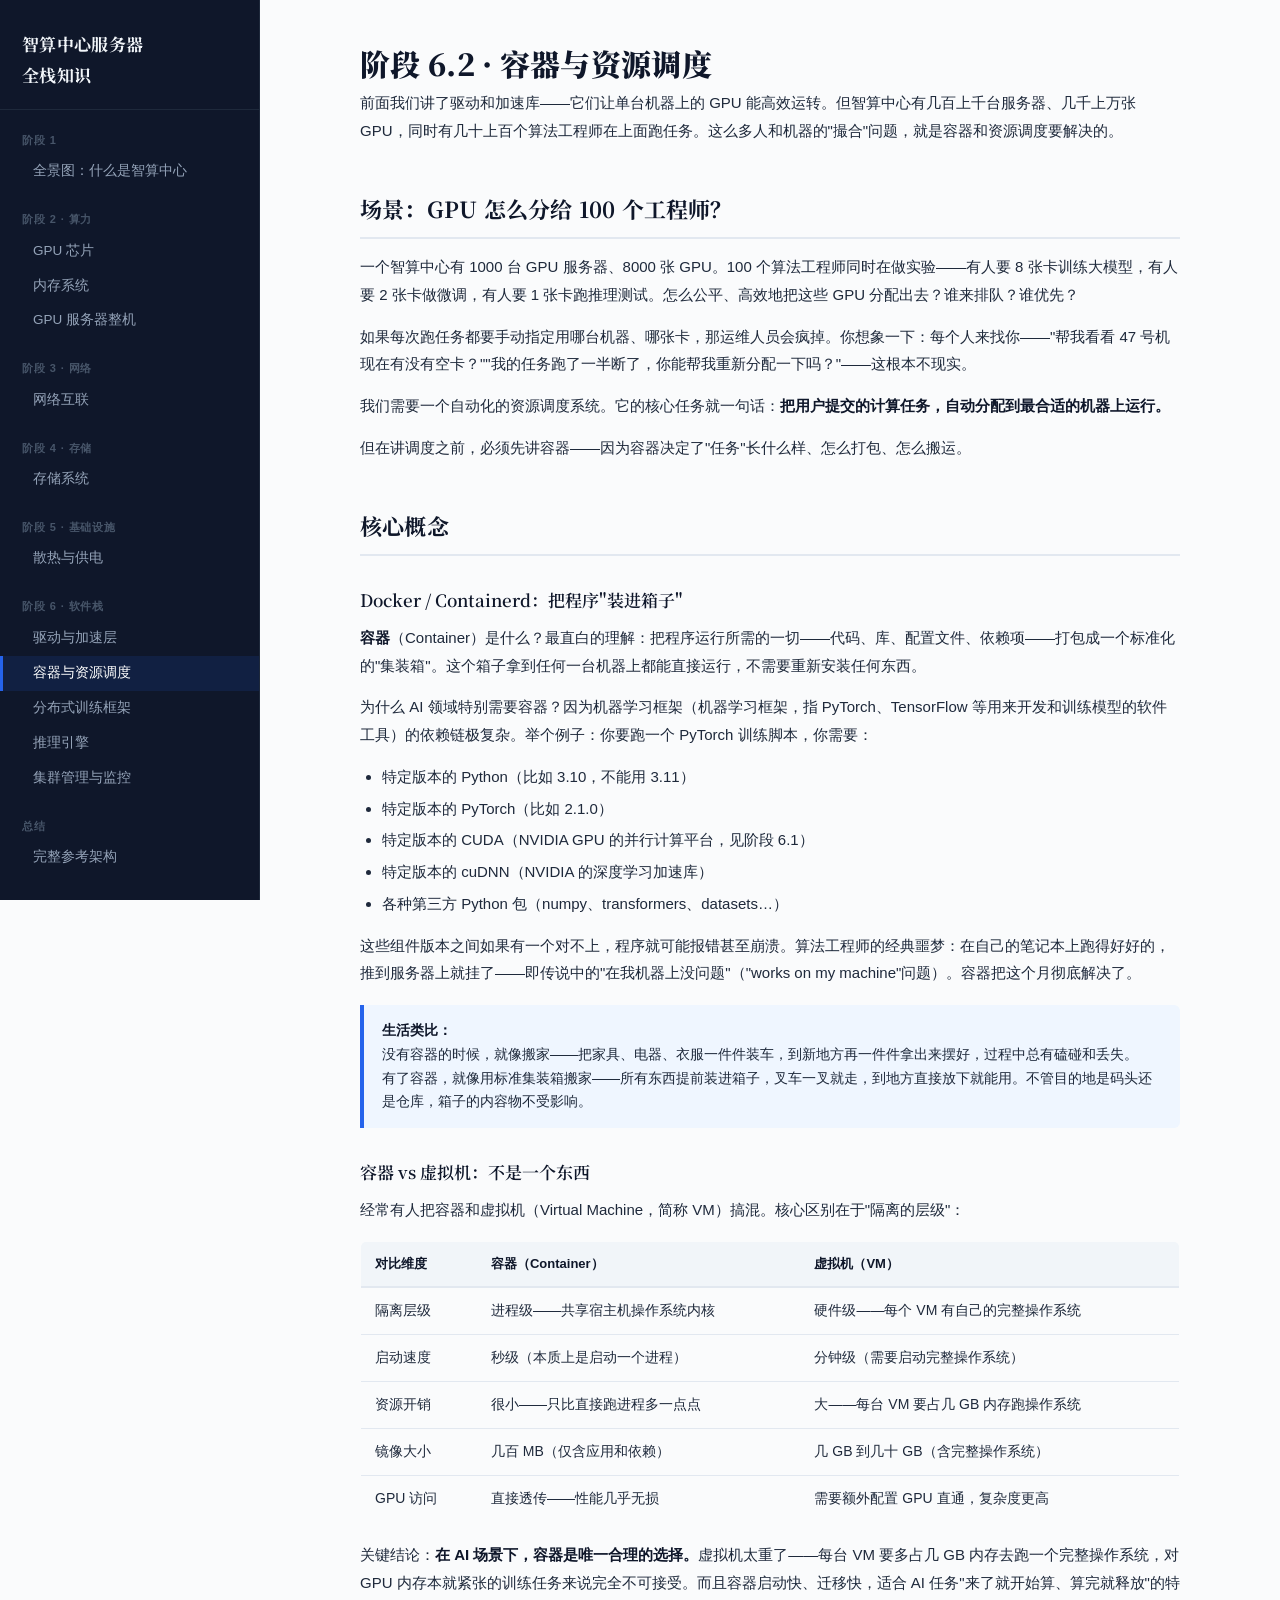
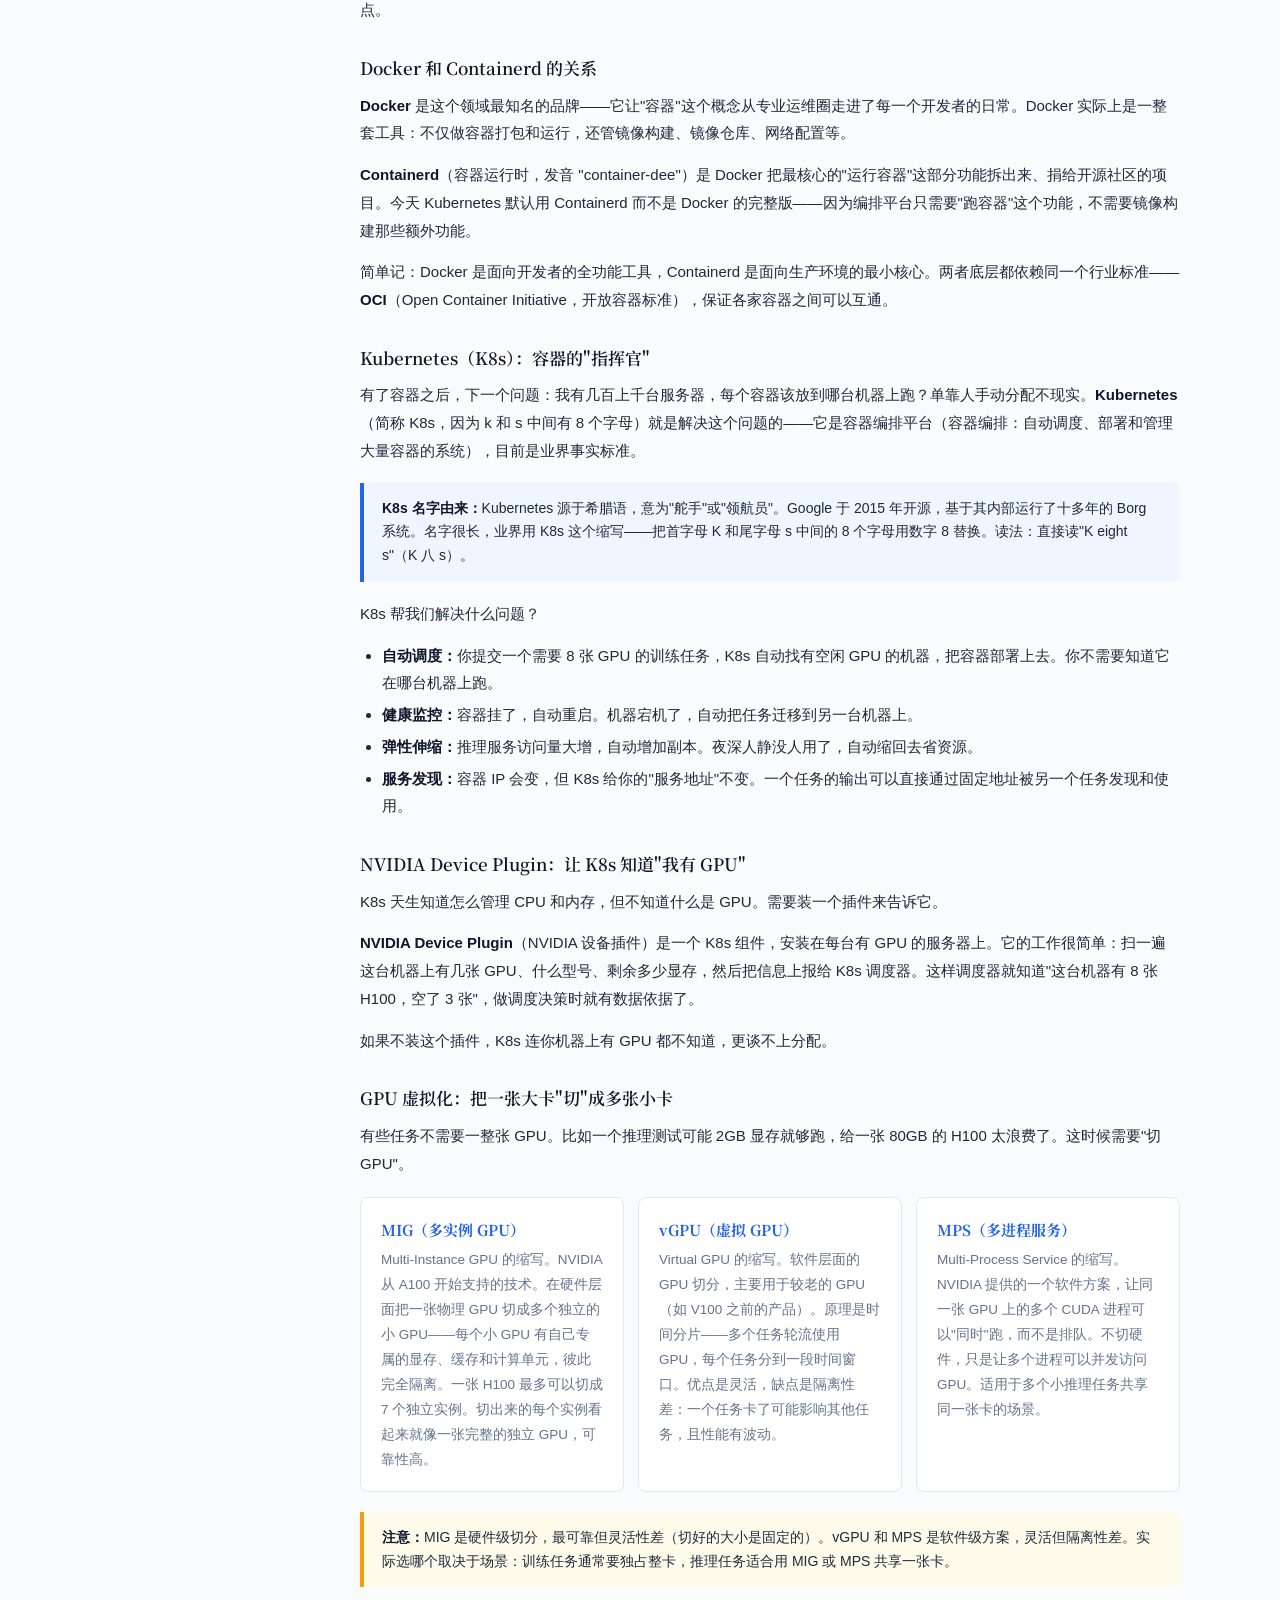
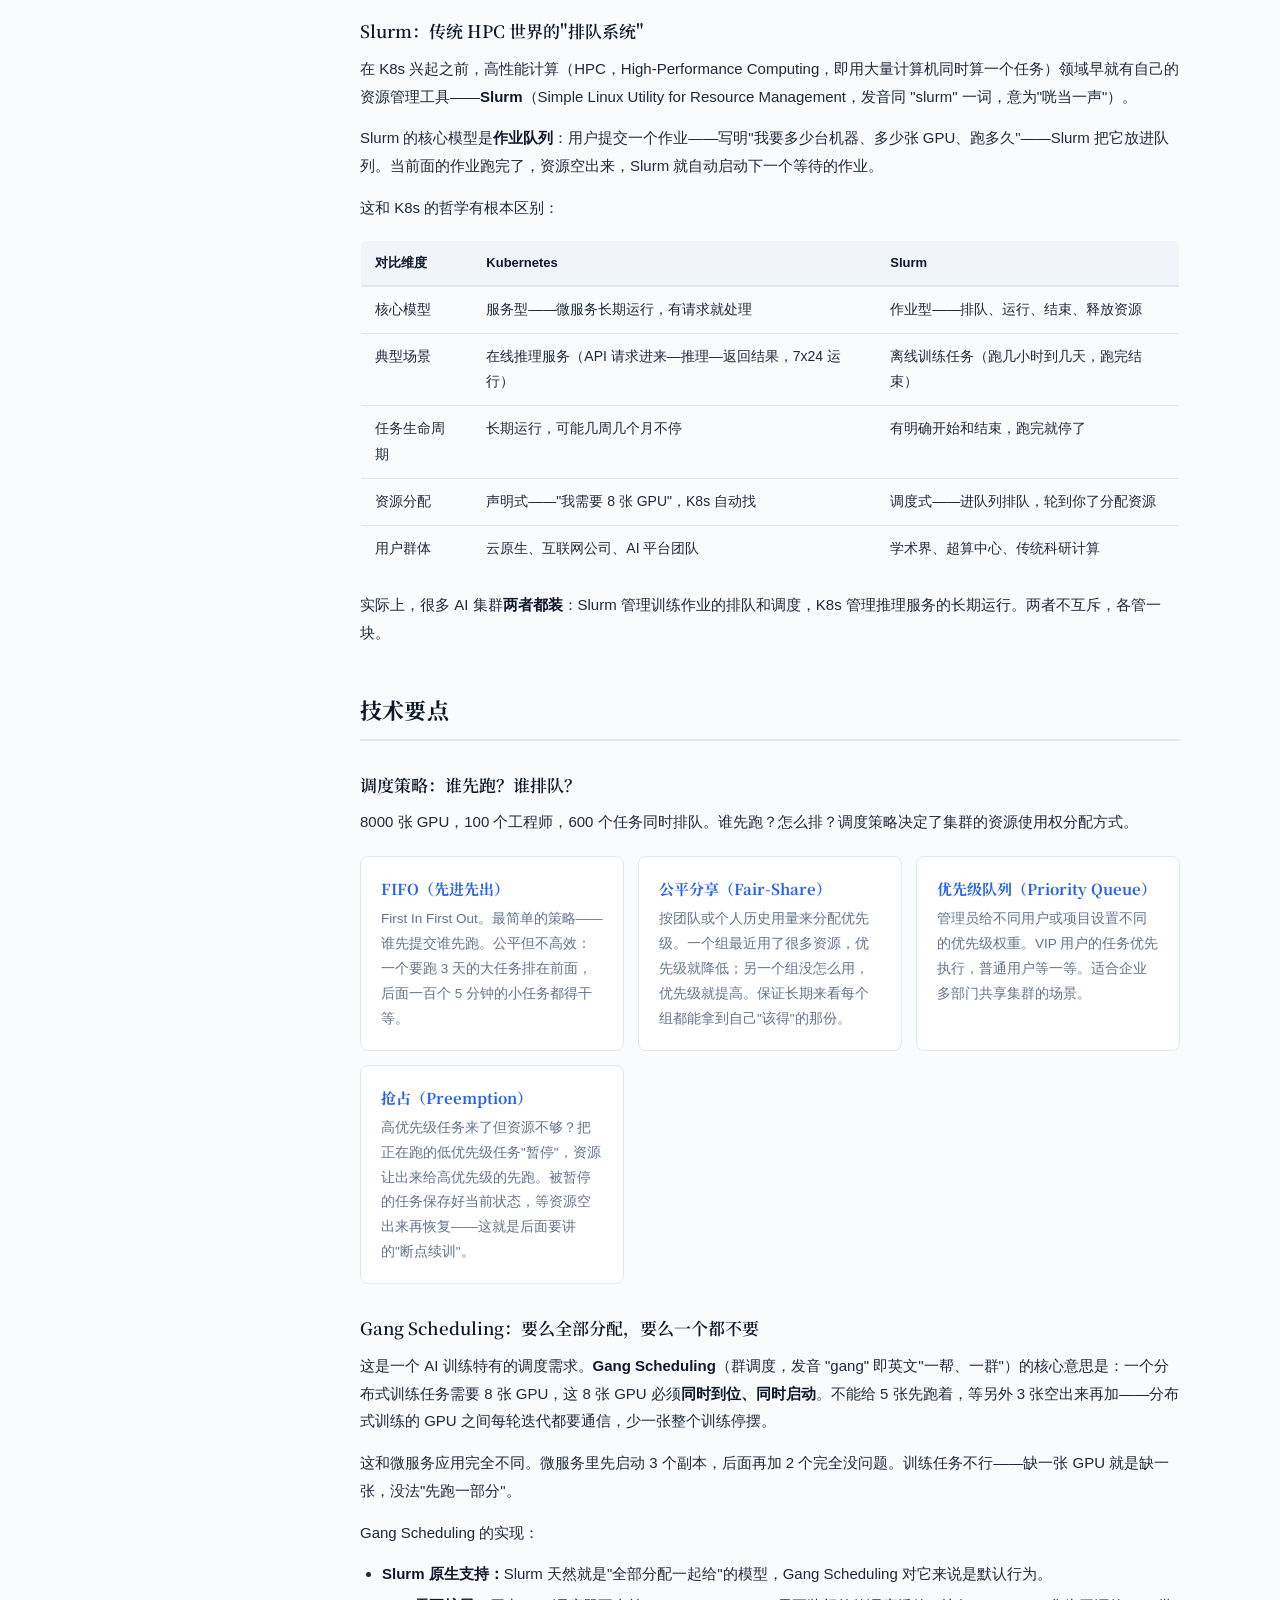
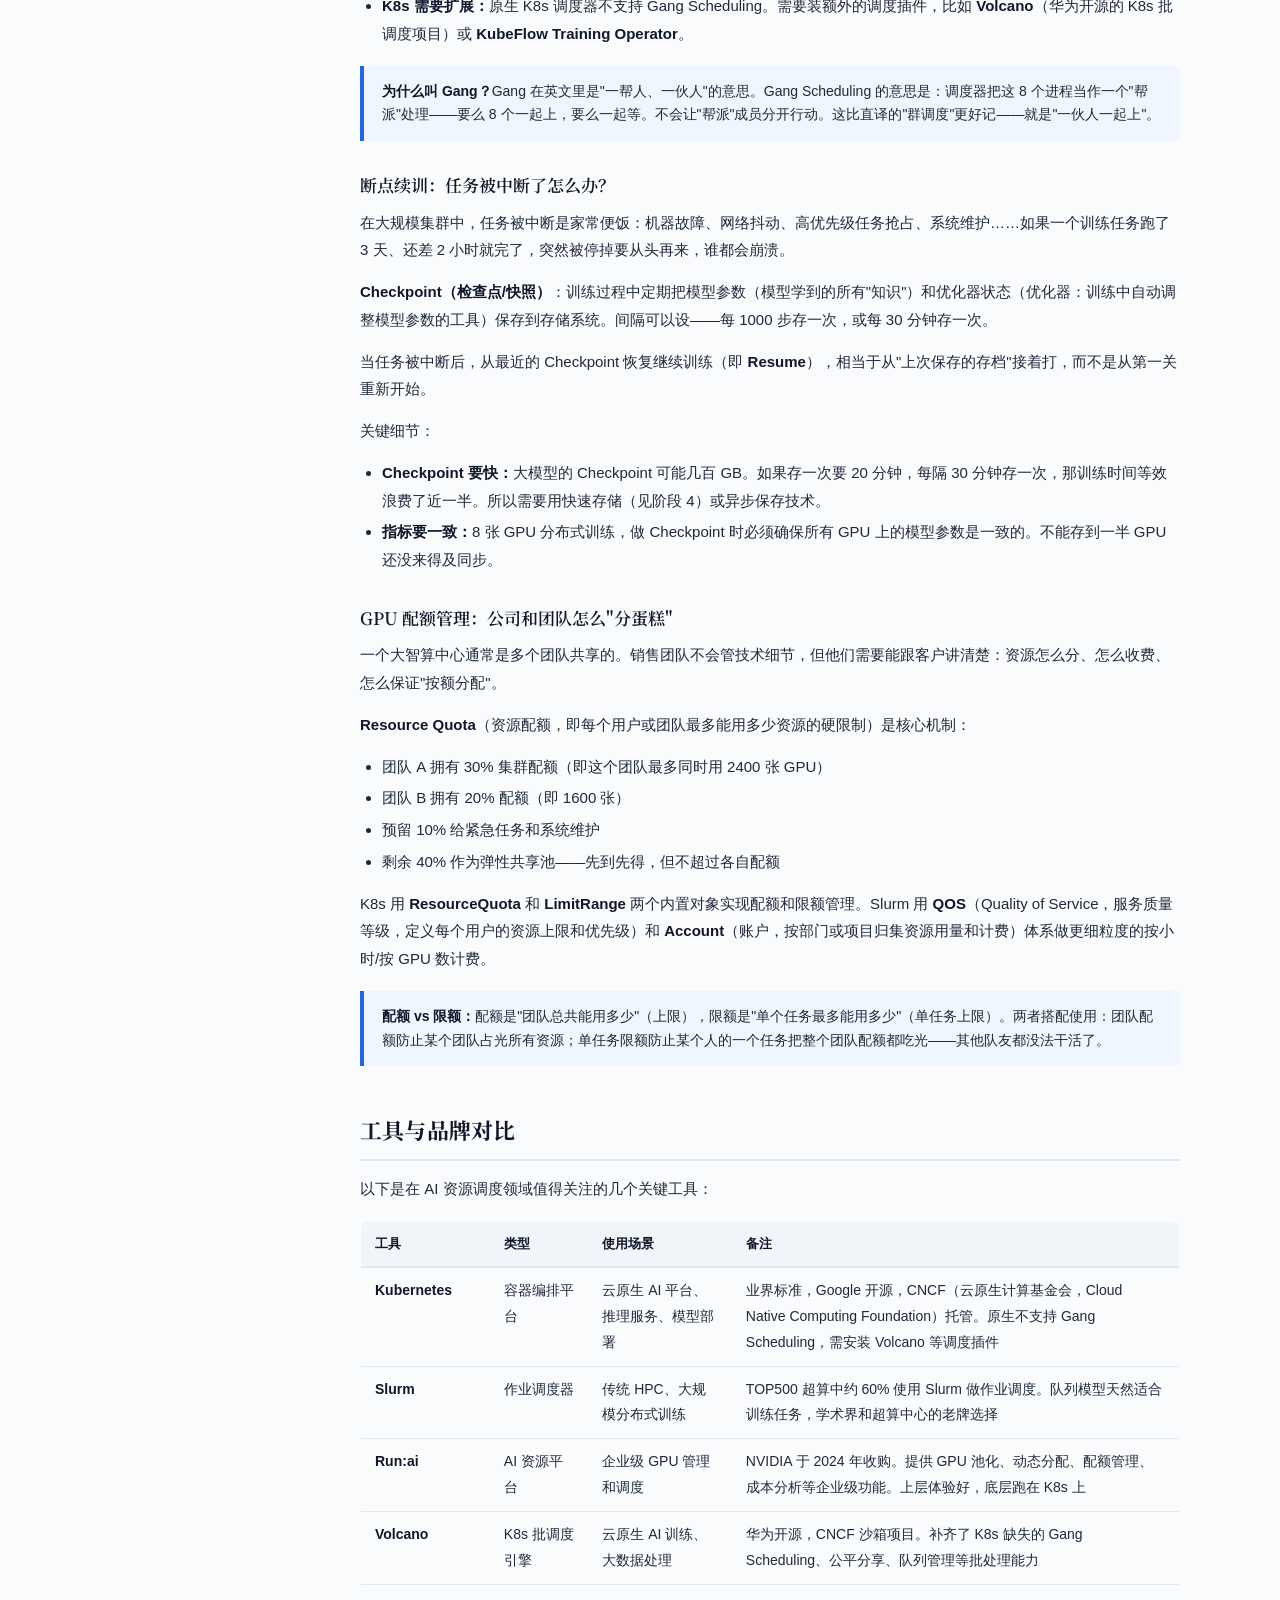
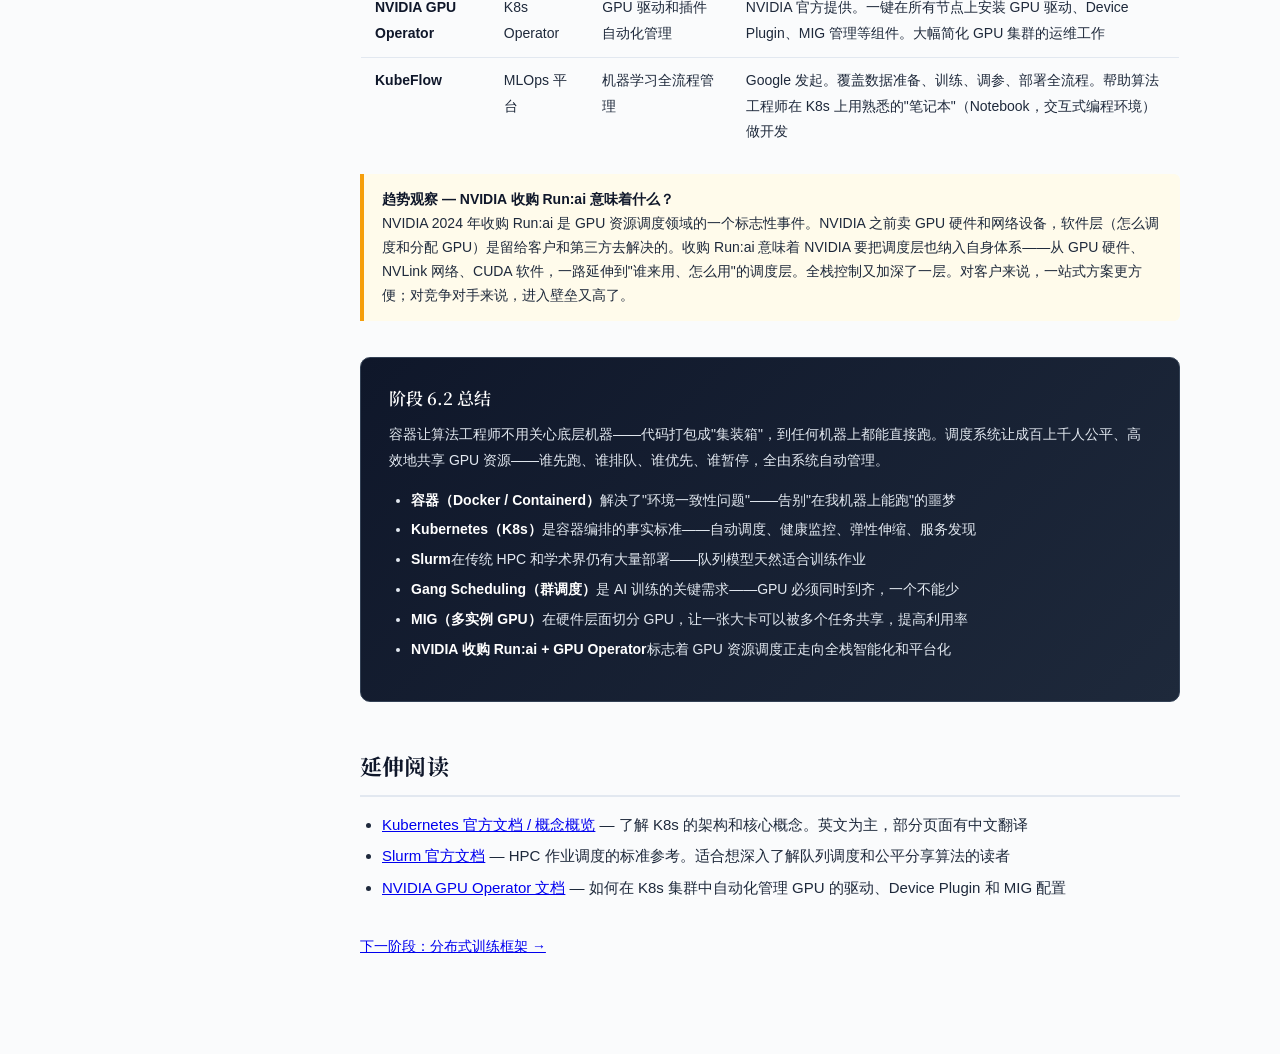
<file: stages/06-2-containers.html>
<!DOCTYPE html>
<html lang="zh-CN">
<head>
<meta charset="UTF-8">
<meta name="viewport" content="width=device-width, initial-scale=1.0">
<title>容器与资源调度 — 智算中心服务器全栈知识</title>
<link rel="stylesheet" href="../css/style.css">
</head>
<body>

<nav class="sidebar">
  <h2>智算中心服务器<br>全栈知识</h2>
  <div class="stage-title">阶段 1</div>
  <a href="01-overview.html">全景图：什么是智算中心</a>
  <div class="stage-title">阶段 2 · 算力</div>
  <a href="02-1-gpu-chips.html">GPU 芯片</a>
  <a href="02-2-memory.html">内存系统</a>
  <a href="02-3-gpu-servers.html">GPU 服务器整机</a>
  <div class="stage-title">阶段 3 · 网络</div>
  <a href="03-network.html">网络互联</a>
  <div class="stage-title">阶段 4 · 存储</div>
  <a href="04-storage.html">存储系统</a>
  <div class="stage-title">阶段 5 · 基础设施</div>
  <a href="05-cooling-power.html">散热与供电</a>
  <div class="stage-title">阶段 6 · 软件栈</div>
  <a href="06-1-drivers.html">驱动与加速层</a>
  <a href="06-2-containers.html">容器与资源调度</a>
  <a href="06-3-training.html">分布式训练框架</a>
  <a href="06-4-inference.html">推理引擎</a>
  <a href="06-5-monitoring.html">集群管理与监控</a>
  <div class="stage-title">总结</div>
  <a href="07-summary.html">完整参考架构</a>
</nav>

<main class="main">

<h1>阶段 6.2 · 容器与资源调度</h1>

<p>前面我们讲了驱动和加速库——它们让单台机器上的 GPU 能高效运转。但智算中心有几百上千台服务器、几千上万张 GPU，同时有几十上百个算法工程师在上面跑任务。这么多人和机器的"撮合"问题，就是容器和资源调度要解决的。</p>

<h2>场景：GPU 怎么分给 100 个工程师？</h2>

<p>一个智算中心有 1000 台 GPU 服务器、8000 张 GPU。100 个算法工程师同时在做实验——有人要 8 张卡训练大模型，有人要 2 张卡做微调，有人要 1 张卡跑推理测试。怎么公平、高效地把这些 GPU 分配出去？谁来排队？谁优先？</p>

<p>如果每次跑任务都要手动指定用哪台机器、哪张卡，那运维人员会疯掉。你想象一下：每个人来找你——"帮我看看 47 号机现在有没有空卡？""我的任务跑了一半断了，你能帮我重新分配一下吗？"——这根本不现实。</p>

<p>我们需要一个自动化的资源调度系统。它的核心任务就一句话：<strong>把用户提交的计算任务，自动分配到最合适的机器上运行。</strong></p>

<p>但在讲调度之前，必须先讲容器——因为容器决定了"任务"长什么样、怎么打包、怎么搬运。</p>

<h2>核心概念</h2>

<h3>Docker / Containerd：把程序"装进箱子"</h3>

<p><strong>容器</strong>（Container）是什么？最直白的理解：把程序运行所需的一切——代码、库、配置文件、依赖项——打包成一个标准化的"集装箱"。这个箱子拿到任何一台机器上都能直接运行，不需要重新安装任何东西。</p>

<p>为什么 AI 领域特别需要容器？因为机器学习框架（机器学习框架，指 PyTorch、TensorFlow 等用来开发和训练模型的软件工具）的依赖链极复杂。举个例子：你要跑一个 PyTorch 训练脚本，你需要：</p>

<ul>
  <li>特定版本的 Python（比如 3.10，不能用 3.11）</li>
  <li>特定版本的 PyTorch（比如 2.1.0）</li>
  <li>特定版本的 CUDA（NVIDIA GPU 的并行计算平台，见阶段 6.1）</li>
  <li>特定版本的 cuDNN（NVIDIA 的深度学习加速库）</li>
  <li>各种第三方 Python 包（numpy、transformers、datasets…）</li>
</ul>

<p>这些组件版本之间如果有一个对不上，程序就可能报错甚至崩溃。算法工程师的经典噩梦：在自己的笔记本上跑得好好的，推到服务器上就挂了——即传说中的"在我机器上没问题"（"works on my machine"问题）。容器把这个月彻底解决了。</p>

<div class="callout">
  <strong>生活类比：</strong><br>
  没有容器的时候，就像搬家——把家具、电器、衣服一件件装车，到新地方再一件件拿出来摆好，过程中总有磕碰和丢失。<br>
  有了容器，就像用标准集装箱搬家——所有东西提前装进箱子，叉车一叉就走，到地方直接放下就能用。不管目的地是码头还是仓库，箱子的内容物不受影响。
</div>

<h3>容器 vs 虚拟机：不是一个东西</h3>

<p>经常有人把容器和虚拟机（Virtual Machine，简称 VM）搞混。核心区别在于"隔离的层级"：</p>

<table>
  <tr><th>对比维度</th><th>容器（Container）</th><th>虚拟机（VM）</th></tr>
  <tr><td>隔离层级</td><td>进程级——共享宿主机操作系统内核</td><td>硬件级——每个 VM 有自己的完整操作系统</td></tr>
  <tr><td>启动速度</td><td>秒级（本质上是启动一个进程）</td><td>分钟级（需要启动完整操作系统）</td></tr>
  <tr><td>资源开销</td><td>很小——只比直接跑进程多一点点</td><td>大——每台 VM 要占几 GB 内存跑操作系统</td></tr>
  <tr><td>镜像大小</td><td>几百 MB（仅含应用和依赖）</td><td>几 GB 到几十 GB（含完整操作系统）</td></tr>
  <tr><td>GPU 访问</td><td>直接透传——性能几乎无损</td><td>需要额外配置 GPU 直通，复杂度更高</td></tr>
</table>

<p>关键结论：<strong>在 AI 场景下，容器是唯一合理的选择。</strong>虚拟机太重了——每台 VM 要多占几 GB 内存去跑一个完整操作系统，对 GPU 内存本就紧张的训练任务来说完全不可接受。而且容器启动快、迁移快，适合 AI 任务"来了就开始算、算完就释放"的特点。</p>

<h3>Docker 和 Containerd 的关系</h3>

<p><strong>Docker</strong> 是这个领域最知名的品牌——它让"容器"这个概念从专业运维圈走进了每一个开发者的日常。Docker 实际上是一整套工具：不仅做容器打包和运行，还管镜像构建、镜像仓库、网络配置等。</p>

<p><strong>Containerd</strong>（容器运行时，发音 "container-dee"）是 Docker 把最核心的"运行容器"这部分功能拆出来、捐给开源社区的项目。今天 Kubernetes 默认用 Containerd 而不是 Docker 的完整版——因为编排平台只需要"跑容器"这个功能，不需要镜像构建那些额外功能。</p>

<p>简单记：Docker 是面向开发者的全功能工具，Containerd 是面向生产环境的最小核心。两者底层都依赖同一个行业标准——<strong>OCI</strong>（Open Container Initiative，开放容器标准），保证各家容器之间可以互通。</p>

<h3>Kubernetes（K8s）：容器的"指挥官"</h3>

<p>有了容器之后，下一个问题：我有几百上千台服务器，每个容器该放到哪台机器上跑？单靠人手动分配不现实。<strong>Kubernetes</strong>（简称 K8s，因为 k 和 s 中间有 8 个字母）就是解决这个问题的——它是容器编排平台（容器编排：自动调度、部署和管理大量容器的系统），目前是业界事实标准。</p>

<div class="callout">
  <strong>K8s 名字由来：</strong>Kubernetes 源于希腊语，意为"舵手"或"领航员"。Google 于 2015 年开源，基于其内部运行了十多年的 Borg 系统。名字很长，业界用 K8s 这个缩写——把首字母 K 和尾字母 s 中间的 8 个字母用数字 8 替换。读法：直接读"K eight s"（K 八 s）。
</div>

<p>K8s 帮我们解决什么问题？</p>

<ul>
  <li><strong>自动调度：</strong>你提交一个需要 8 张 GPU 的训练任务，K8s 自动找有空闲 GPU 的机器，把容器部署上去。你不需要知道它在哪台机器上跑。</li>
  <li><strong>健康监控：</strong>容器挂了，自动重启。机器宕机了，自动把任务迁移到另一台机器上。</li>
  <li><strong>弹性伸缩：</strong>推理服务访问量大增，自动增加副本。夜深人静没人用了，自动缩回去省资源。</li>
  <li><strong>服务发现：</strong>容器 IP 会变，但 K8s 给你的"服务地址"不变。一个任务的输出可以直接通过固定地址被另一个任务发现和使用。</li>
</ul>

<h3>NVIDIA Device Plugin：让 K8s 知道"我有 GPU"</h3>

<p>K8s 天生知道怎么管理 CPU 和内存，但不知道什么是 GPU。需要装一个插件来告诉它。</p>

<p><strong>NVIDIA Device Plugin</strong>（NVIDIA 设备插件）是一个 K8s 组件，安装在每台有 GPU 的服务器上。它的工作很简单：扫一遍这台机器上有几张 GPU、什么型号、剩余多少显存，然后把信息上报给 K8s 调度器。这样调度器就知道"这台机器有 8 张 H100，空了 3 张"，做调度决策时就有数据依据了。</p>

<p>如果不装这个插件，K8s 连你机器上有 GPU 都不知道，更谈不上分配。</p>

<h3>GPU 虚拟化：把一张大卡"切"成多张小卡</h3>

<p>有些任务不需要一整张 GPU。比如一个推理测试可能 2GB 显存就够跑，给一张 80GB 的 H100 太浪费了。这时候需要"切 GPU"。</p>

<div class="concept-cards">
  <div class="concept-card">
    <h4>MIG（多实例 GPU）</h4>
    <p>Multi-Instance GPU 的缩写。NVIDIA 从 A100 开始支持的技术。在硬件层面把一张物理 GPU 切成多个独立的小 GPU——每个小 GPU 有自己专属的显存、缓存和计算单元，彼此完全隔离。一张 H100 最多可以切成 7 个独立实例。切出来的每个实例看起来就像一张完整的独立 GPU，可靠性高。</p>
  </div>
  <div class="concept-card">
    <h4>vGPU（虚拟 GPU）</h4>
    <p>Virtual GPU 的缩写。软件层面的 GPU 切分，主要用于较老的 GPU（如 V100 之前的产品）。原理是时间分片——多个任务轮流使用 GPU，每个任务分到一段时间窗口。优点是灵活，缺点是隔离性差：一个任务卡了可能影响其他任务，且性能有波动。</p>
  </div>
  <div class="concept-card">
    <h4>MPS（多进程服务）</h4>
    <p>Multi-Process Service 的缩写。NVIDIA 提供的一个软件方案，让同一张 GPU 上的多个 CUDA 进程可以"同时"跑，而不是排队。不切硬件，只是让多个进程可以并发访问 GPU。适用于多个小推理任务共享同一张卡的场景。</p>
  </div>
</div>

<div class="callout warn">
  <strong>注意：</strong>MIG 是硬件级切分，最可靠但灵活性差（切好的大小是固定的）。vGPU 和 MPS 是软件级方案，灵活但隔离性差。实际选哪个取决于场景：训练任务通常要独占整卡，推理任务适合用 MIG 或 MPS 共享一张卡。
</div>

<h3>Slurm：传统 HPC 世界的"排队系统"</h3>

<p>在 K8s 兴起之前，高性能计算（HPC，High-Performance Computing，即用大量计算机同时算一个任务）领域早就有自己的资源管理工具——<strong>Slurm</strong>（Simple Linux Utility for Resource Management，发音同 "slurm" 一词，意为"咣当一声"）。</p>

<p>Slurm 的核心模型是<strong>作业队列</strong>：用户提交一个作业——写明"我要多少台机器、多少张 GPU、跑多久"——Slurm 把它放进队列。当前面的作业跑完了，资源空出来，Slurm 就自动启动下一个等待的作业。</p>

<p>这和 K8s 的哲学有根本区别：</p>

<table>
  <tr><th>对比维度</th><th>Kubernetes</th><th>Slurm</th></tr>
  <tr><td>核心模型</td><td>服务型——微服务长期运行，有请求就处理</td><td>作业型——排队、运行、结束、释放资源</td></tr>
  <tr><td>典型场景</td><td>在线推理服务（API 请求进来—推理—返回结果，7x24 运行）</td><td>离线训练任务（跑几小时到几天，跑完结束）</td></tr>
  <tr><td>任务生命周期</td><td>长期运行，可能几周几个月不停</td><td>有明确开始和结束，跑完就停了</td></tr>
  <tr><td>资源分配</td><td>声明式——"我需要 8 张 GPU"，K8s 自动找</td><td>调度式——进队列排队，轮到你了分配资源</td></tr>
  <tr><td>用户群体</td><td>云原生、互联网公司、AI 平台团队</td><td>学术界、超算中心、传统科研计算</td></tr>
</table>

<p>实际上，很多 AI 集群<strong>两者都装</strong>：Slurm 管理训练作业的排队和调度，K8s 管理推理服务的长期运行。两者不互斥，各管一块。</p>

<h2>技术要点</h2>

<h3>调度策略：谁先跑？谁排队？</h3>

<p>8000 张 GPU，100 个工程师，600 个任务同时排队。谁先跑？怎么排？调度策略决定了集群的资源使用权分配方式。</p>

<div class="concept-cards">
  <div class="concept-card">
    <h4>FIFO（先进先出）</h4>
    <p>First In First Out。最简单的策略——谁先提交谁先跑。公平但不高效：一个要跑 3 天的大任务排在前面，后面一百个 5 分钟的小任务都得干等。</p>
  </div>
  <div class="concept-card">
    <h4>公平分享（Fair-Share）</h4>
    <p>按团队或个人历史用量来分配优先级。一个组最近用了很多资源，优先级就降低；另一个组没怎么用，优先级就提高。保证长期来看每个组都能拿到自己"该得"的那份。</p>
  </div>
  <div class="concept-card">
    <h4>优先级队列（Priority Queue）</h4>
    <p>管理员给不同用户或项目设置不同的优先级权重。VIP 用户的任务优先执行，普通用户等一等。适合企业多部门共享集群的场景。</p>
  </div>
  <div class="concept-card">
    <h4>抢占（Preemption）</h4>
    <p>高优先级任务来了但资源不够？把正在跑的低优先级任务"暂停"，资源让出来给高优先级的先跑。被暂停的任务保存好当前状态，等资源空出来再恢复——这就是后面要讲的"断点续训"。</p>
  </div>
</div>

<h3>Gang Scheduling：要么全部分配，要么一个都不要</h3>

<p>这是一个 AI 训练特有的调度需求。<strong>Gang Scheduling</strong>（群调度，发音 "gang" 即英文"一帮、一群"）的核心意思是：一个分布式训练任务需要 8 张 GPU，这 8 张 GPU 必须<strong>同时到位、同时启动</strong>。不能给 5 张先跑着，等另外 3 张空出来再加——分布式训练的 GPU 之间每轮迭代都要通信，少一张整个训练停摆。</p>

<p>这和微服务应用完全不同。微服务里先启动 3 个副本，后面再加 2 个完全没问题。训练任务不行——缺一张 GPU 就是缺一张，没法"先跑一部分"。</p>

<p>Gang Scheduling 的实现：</p>
<ul>
  <li><strong>Slurm 原生支持：</strong>Slurm 天然就是"全部分配一起给"的模型，Gang Scheduling 对它来说是默认行为。</li>
  <li><strong>K8s 需要扩展：</strong>原生 K8s 调度器不支持 Gang Scheduling。需要装额外的调度插件，比如 <strong>Volcano</strong>（华为开源的 K8s 批调度项目）或 <strong>KubeFlow Training Operator</strong>。</li>
</ul>

<div class="callout">
  <strong>为什么叫 Gang？</strong>Gang 在英文里是"一帮人、一伙人"的意思。Gang Scheduling 的意思是：调度器把这 8 个进程当作一个"帮派"处理——要么 8 个一起上，要么一起等。不会让"帮派"成员分开行动。这比直译的"群调度"更好记——就是"一伙人一起上"。
</div>

<h3>断点续训：任务被中断了怎么办？</h3>

<p>在大规模集群中，任务被中断是家常便饭：机器故障、网络抖动、高优先级任务抢占、系统维护……如果一个训练任务跑了 3 天、还差 2 小时就完了，突然被停掉要从头再来，谁都会崩溃。</p>

<p><strong>Checkpoint（检查点/快照）</strong>：训练过程中定期把模型参数（模型学到的所有"知识"）和优化器状态（优化器：训练中自动调整模型参数的工具）保存到存储系统。间隔可以设——每 1000 步存一次，或每 30 分钟存一次。</p>

<p>当任务被中断后，从最近的 Checkpoint 恢复继续训练（即 <strong>Resume</strong>），相当于从"上次保存的存档"接着打，而不是从第一关重新开始。</p>

<p>关键细节：</p>
<ul>
  <li><strong>Checkpoint 要快：</strong>大模型的 Checkpoint 可能几百 GB。如果存一次要 20 分钟，每隔 30 分钟存一次，那训练时间等效浪费了近一半。所以需要用快速存储（见阶段 4）或异步保存技术。</li>
  <li><strong>指标要一致：</strong>8 张 GPU 分布式训练，做 Checkpoint 时必须确保所有 GPU 上的模型参数是一致的。不能存到一半 GPU 还没来得及同步。</li>
</ul>

<h3>GPU 配额管理：公司和团队怎么"分蛋糕"</h3>

<p>一个大智算中心通常是多个团队共享的。销售团队不会管技术细节，但他们需要能跟客户讲清楚：资源怎么分、怎么收费、怎么保证"按额分配"。</p>

<p><strong>Resource Quota</strong>（资源配额，即每个用户或团队最多能用多少资源的硬限制）是核心机制：</p>

<ul>
  <li>团队 A 拥有 30% 集群配额（即这个团队最多同时用 2400 张 GPU）</li>
  <li>团队 B 拥有 20% 配额（即 1600 张）</li>
  <li>预留 10% 给紧急任务和系统维护</li>
  <li>剩余 40% 作为弹性共享池——先到先得，但不超过各自配额</li>
</ul>

<p>K8s 用 <strong>ResourceQuota</strong> 和 <strong>LimitRange</strong> 两个内置对象实现配额和限额管理。Slurm 用 <strong>QOS</strong>（Quality of Service，服务质量等级，定义每个用户的资源上限和优先级）和 <strong>Account</strong>（账户，按部门或项目归集资源用量和计费）体系做更细粒度的按小时/按 GPU 数计费。</p>

<div class="callout">
  <strong>配额 vs 限额：</strong>配额是"团队总共能用多少"（上限），限额是"单个任务最多能用多少"（单任务上限）。两者搭配使用：团队配额防止某个团队占光所有资源；单任务限额防止某个人的一个任务把整个团队配额都吃光——其他队友都没法干活了。
</div>

<h2>工具与品牌对比</h2>

<p>以下是在 AI 资源调度领域值得关注的几个关键工具：</p>

<table>
  <tr><th>工具</th><th>类型</th><th>使用场景</th><th>备注</th></tr>
  <tr>
    <td><strong>Kubernetes</strong></td>
    <td>容器编排平台</td>
    <td>云原生 AI 平台、推理服务、模型部署</td>
    <td>业界标准，Google 开源，CNCF（云原生计算基金会，Cloud Native Computing Foundation）托管。原生不支持 Gang Scheduling，需安装 Volcano 等调度插件</td>
  </tr>
  <tr>
    <td><strong>Slurm</strong></td>
    <td>作业调度器</td>
    <td>传统 HPC、大规模分布式训练</td>
    <td>TOP500 超算中约 60% 使用 Slurm 做作业调度。队列模型天然适合训练任务，学术界和超算中心的老牌选择</td>
  </tr>
  <tr>
    <td><strong>Run:ai</strong></td>
    <td>AI 资源平台</td>
    <td>企业级 GPU 管理和调度</td>
    <td>NVIDIA 于 2024 年收购。提供 GPU 池化、动态分配、配额管理、成本分析等企业级功能。上层体验好，底层跑在 K8s 上</td>
  </tr>
  <tr>
    <td><strong>Volcano</strong></td>
    <td>K8s 批调度引擎</td>
    <td>云原生 AI 训练、大数据处理</td>
    <td>华为开源，CNCF 沙箱项目。补齐了 K8s 缺失的 Gang Scheduling、公平分享、队列管理等批处理能力</td>
  </tr>
  <tr>
    <td><strong>NVIDIA GPU Operator</strong></td>
    <td>K8s Operator</td>
    <td>GPU 驱动和插件自动化管理</td>
    <td>NVIDIA 官方提供。一键在所有节点上安装 GPU 驱动、Device Plugin、MIG 管理等组件。大幅简化 GPU 集群的运维工作</td>
  </tr>
  <tr>
    <td><strong>KubeFlow</strong></td>
    <td>MLOps 平台</td>
    <td>机器学习全流程管理</td>
    <td>Google 发起。覆盖数据准备、训练、调参、部署全流程。帮助算法工程师在 K8s 上用熟悉的"笔记本"（Notebook，交互式编程环境）做开发</td>
  </tr>
</table>

<div class="callout warn">
  <strong>趋势观察 — NVIDIA 收购 Run:ai 意味着什么？</strong><br>
  NVIDIA 2024 年收购 Run:ai 是 GPU 资源调度领域的一个标志性事件。NVIDIA 之前卖 GPU 硬件和网络设备，软件层（怎么调度和分配 GPU）是留给客户和第三方去解决的。收购 Run:ai 意味着 NVIDIA 要把调度层也纳入自身体系——从 GPU 硬件、NVLink 网络、CUDA 软件，一路延伸到"谁来用、怎么用"的调度层。全栈控制又加深了一层。对客户来说，一站式方案更方便；对竞争对手来说，进入壁垒又高了。
</div>

<div class="summary-box">
  <h3>阶段 6.2 总结</h3>
  <p>容器让算法工程师不用关心底层机器——代码打包成"集装箱"，到任何机器上都能直接跑。调度系统让成百上千人公平、高效地共享 GPU 资源——谁先跑、谁排队、谁优先、谁暂停，全由系统自动管理。</p>
  <ul>
    <li><strong>容器（Docker / Containerd）</strong>解决了"环境一致性问题"——告别"在我机器上能跑"的噩梦</li>
    <li><strong>Kubernetes（K8s）</strong>是容器编排的事实标准——自动调度、健康监控、弹性伸缩、服务发现</li>
    <li><strong>Slurm</strong>在传统 HPC 和学术界仍有大量部署——队列模型天然适合训练作业</li>
    <li><strong>Gang Scheduling（群调度）</strong>是 AI 训练的关键需求——GPU 必须同时到齐，一个不能少</li>
    <li><strong>MIG（多实例 GPU）</strong>在硬件层面切分 GPU，让一张大卡可以被多个任务共享，提高利用率</li>
    <li><strong>NVIDIA 收购 Run:ai + GPU Operator</strong>标志着 GPU 资源调度正走向全栈智能化和平台化</li>
  </ul>
</div>

<h2>延伸阅读</h2>

<ul>
  <li><a href="https://kubernetes.io/docs/concepts/overview/" target="_blank">Kubernetes 官方文档 / 概念概览</a> — 了解 K8s 的架构和核心概念。英文为主，部分页面有中文翻译</li>
  <li><a href="https://slurm.schedmd.com/documentation.html" target="_blank">Slurm 官方文档</a> — HPC 作业调度的标准参考。适合想深入了解队列调度和公平分享算法的读者</li>
  <li><a href="https://docs.nvidia.com/datacenter/cloud-native/gpu-operator/latest/index.html" target="_blank">NVIDIA GPU Operator 文档</a> — 如何在 K8s 集群中自动化管理 GPU 的驱动、Device Plugin 和 MIG 配置</li>
</ul>

<p style="margin-top: 32px; font-size: 14px; color: var(--color-muted);">
  <a href="06-3-training.html">下一阶段：分布式训练框架 →</a>
</p>

</main>

<script src="../js/nav.js"></script>
</body>
</html>
</file>
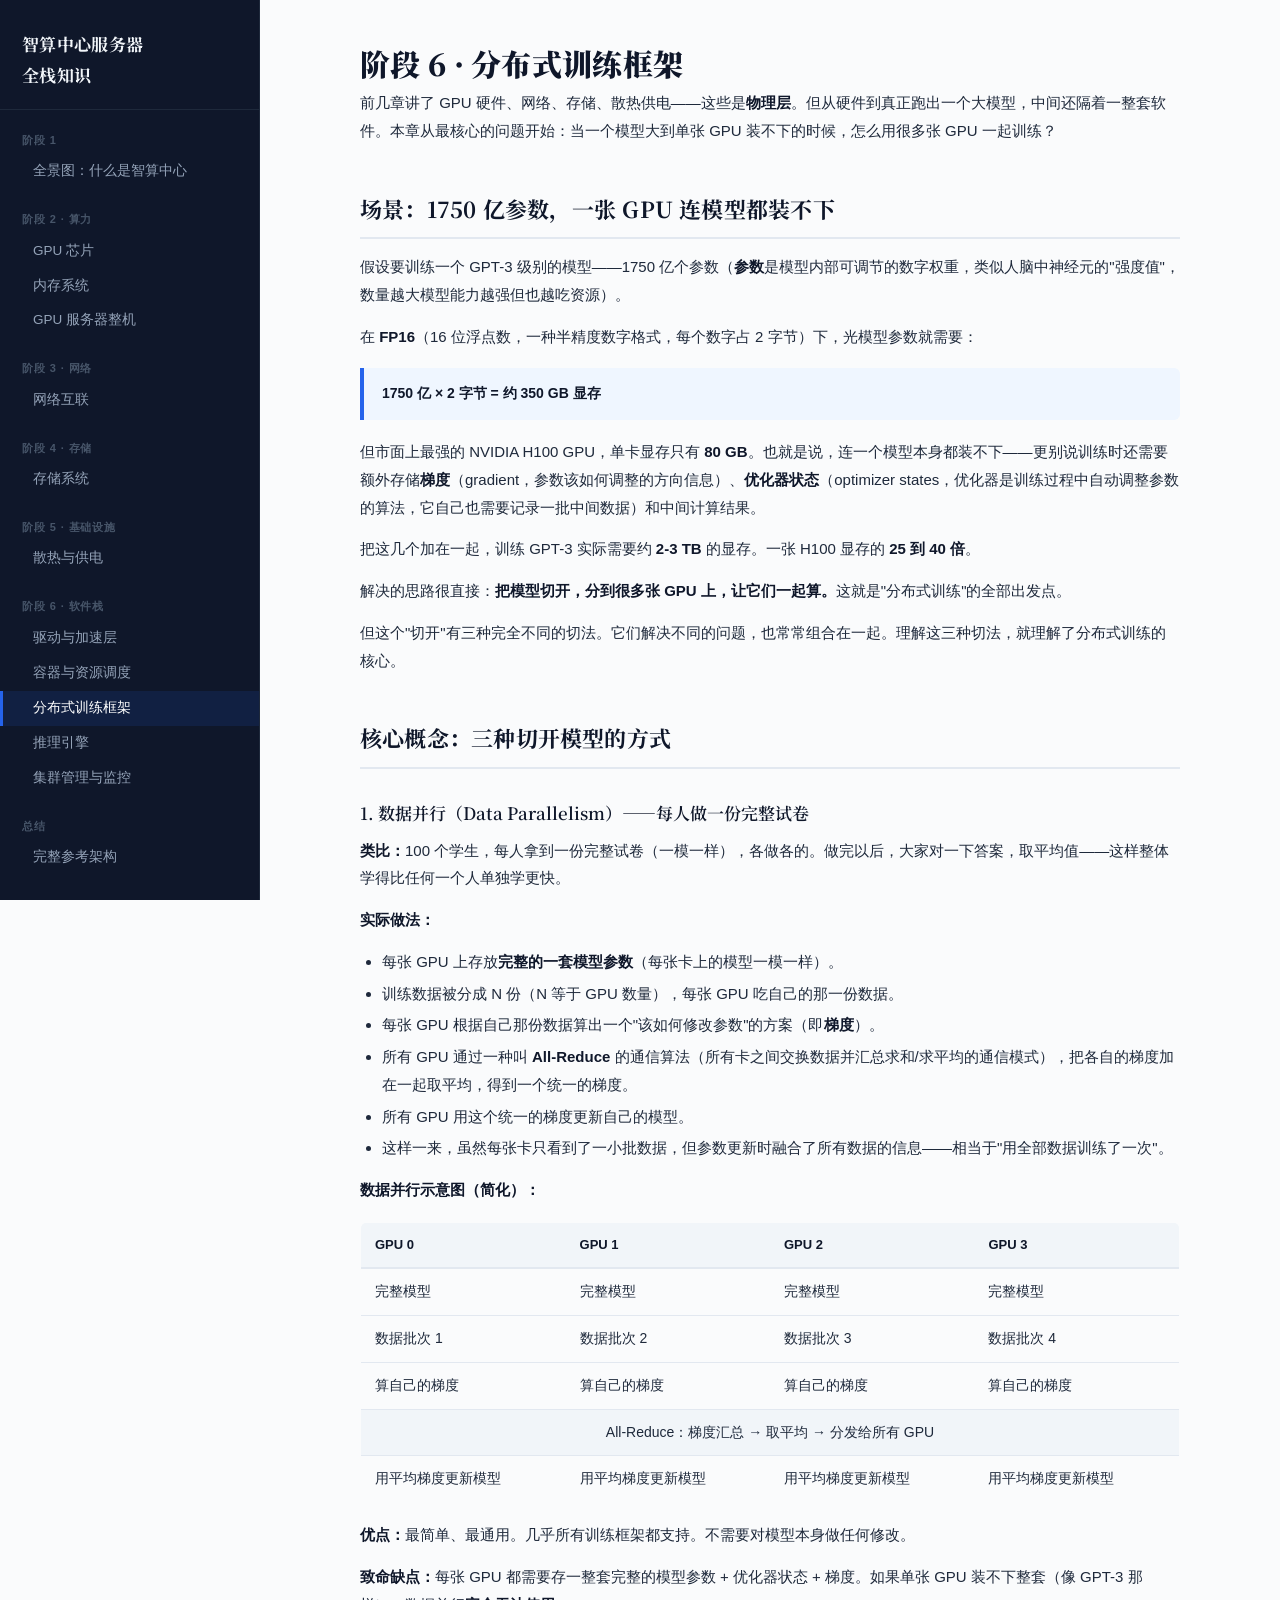
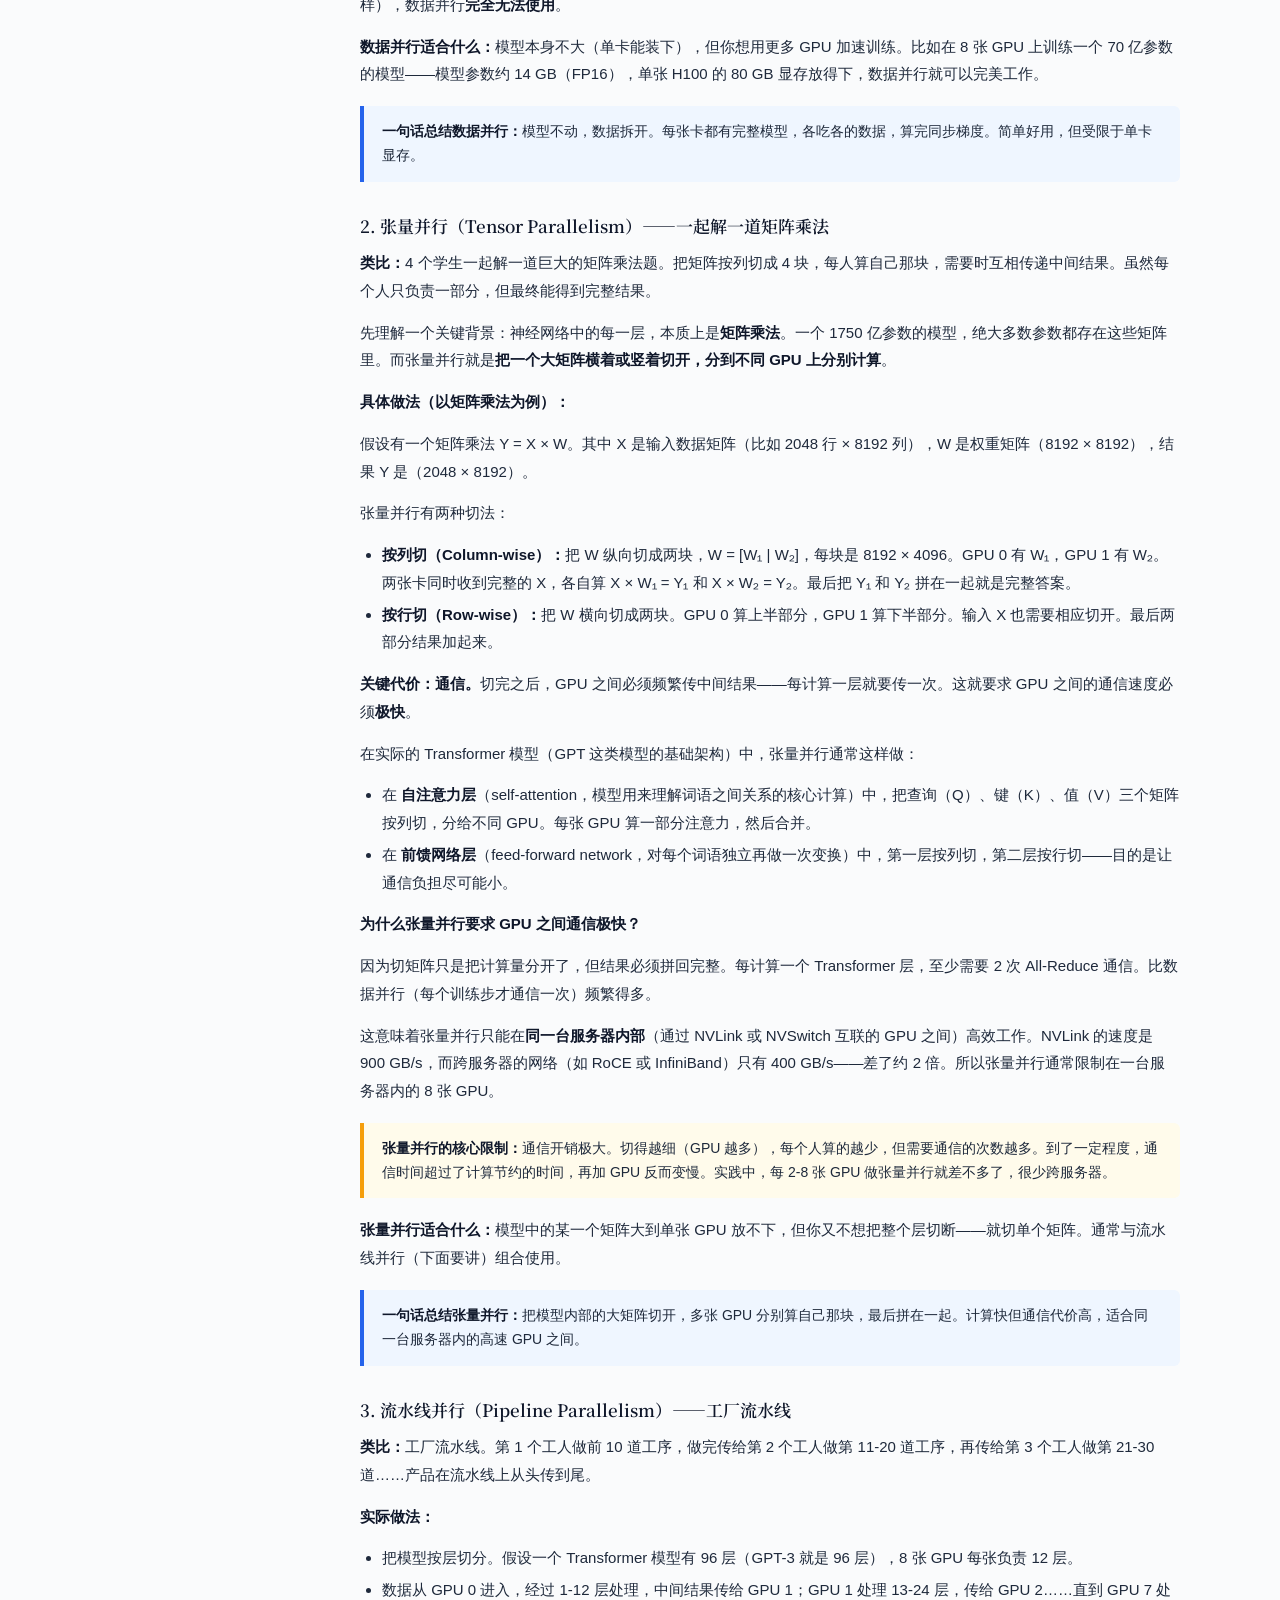
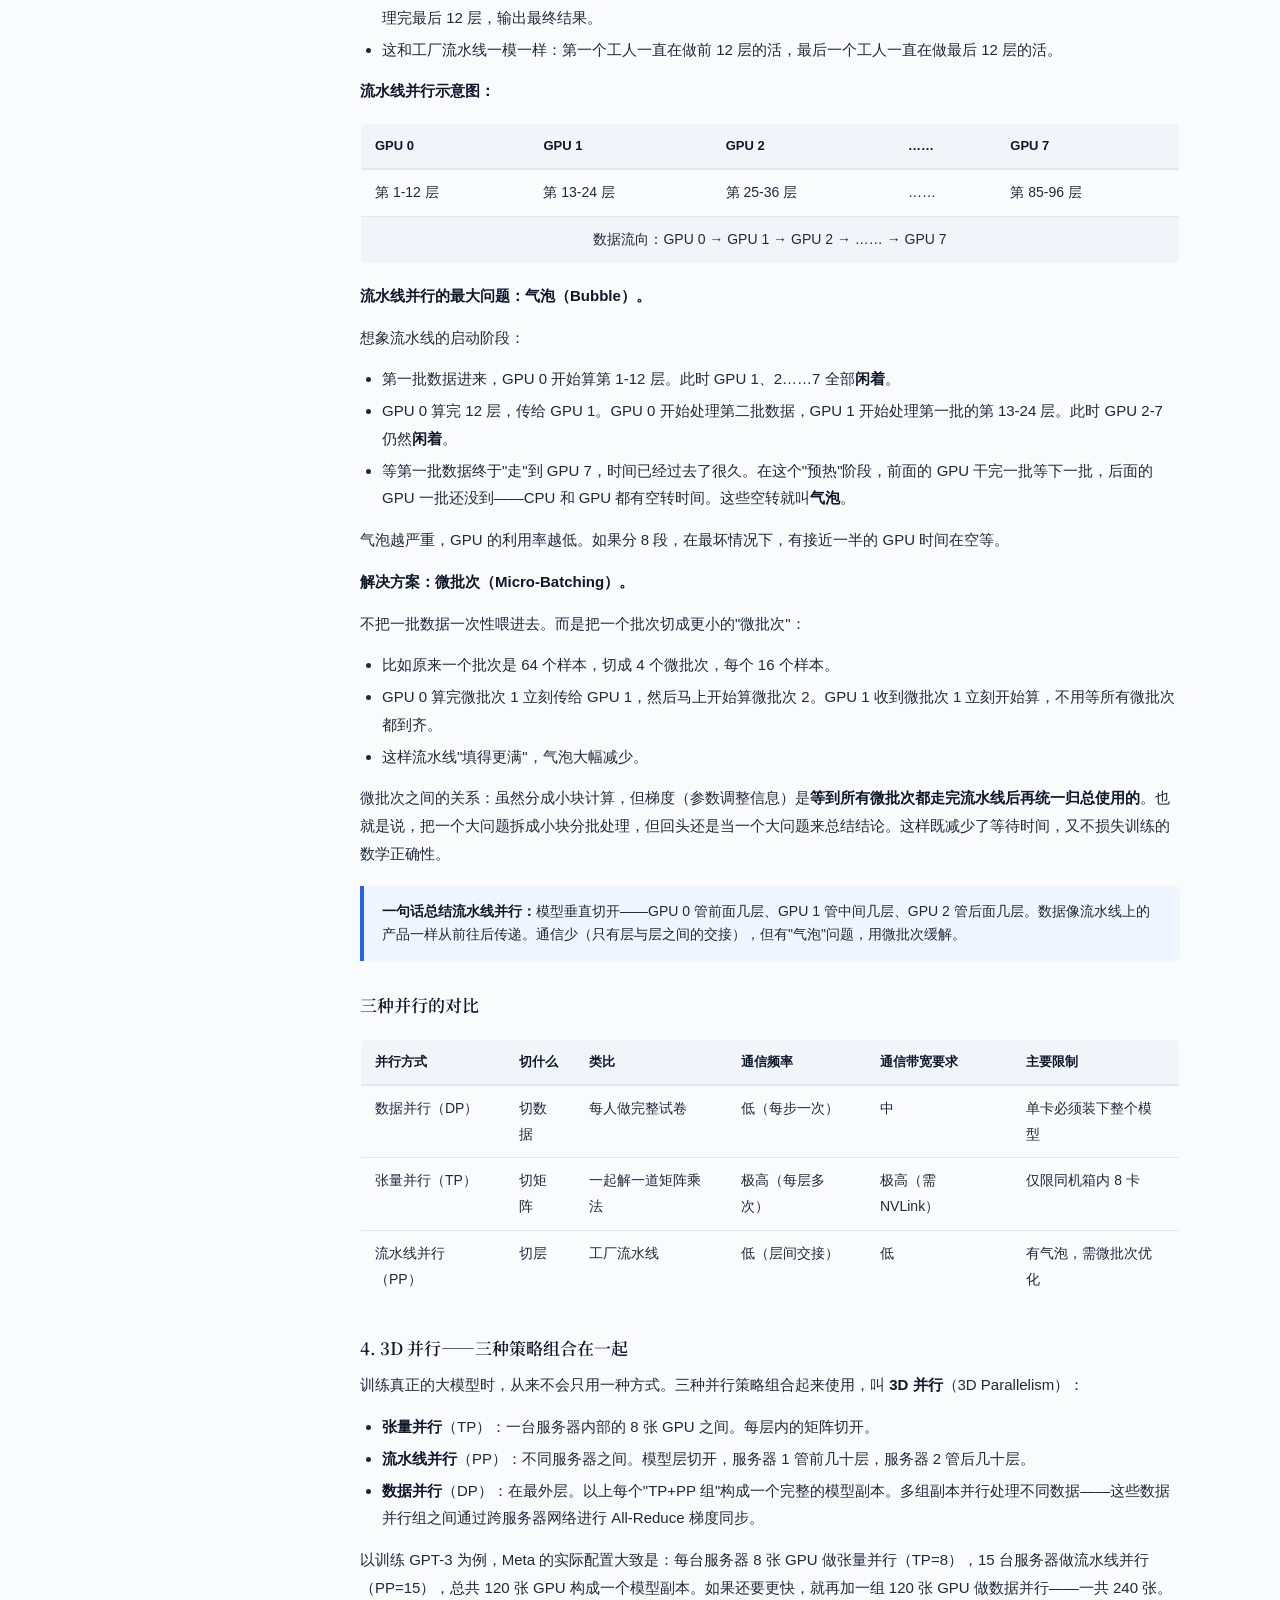
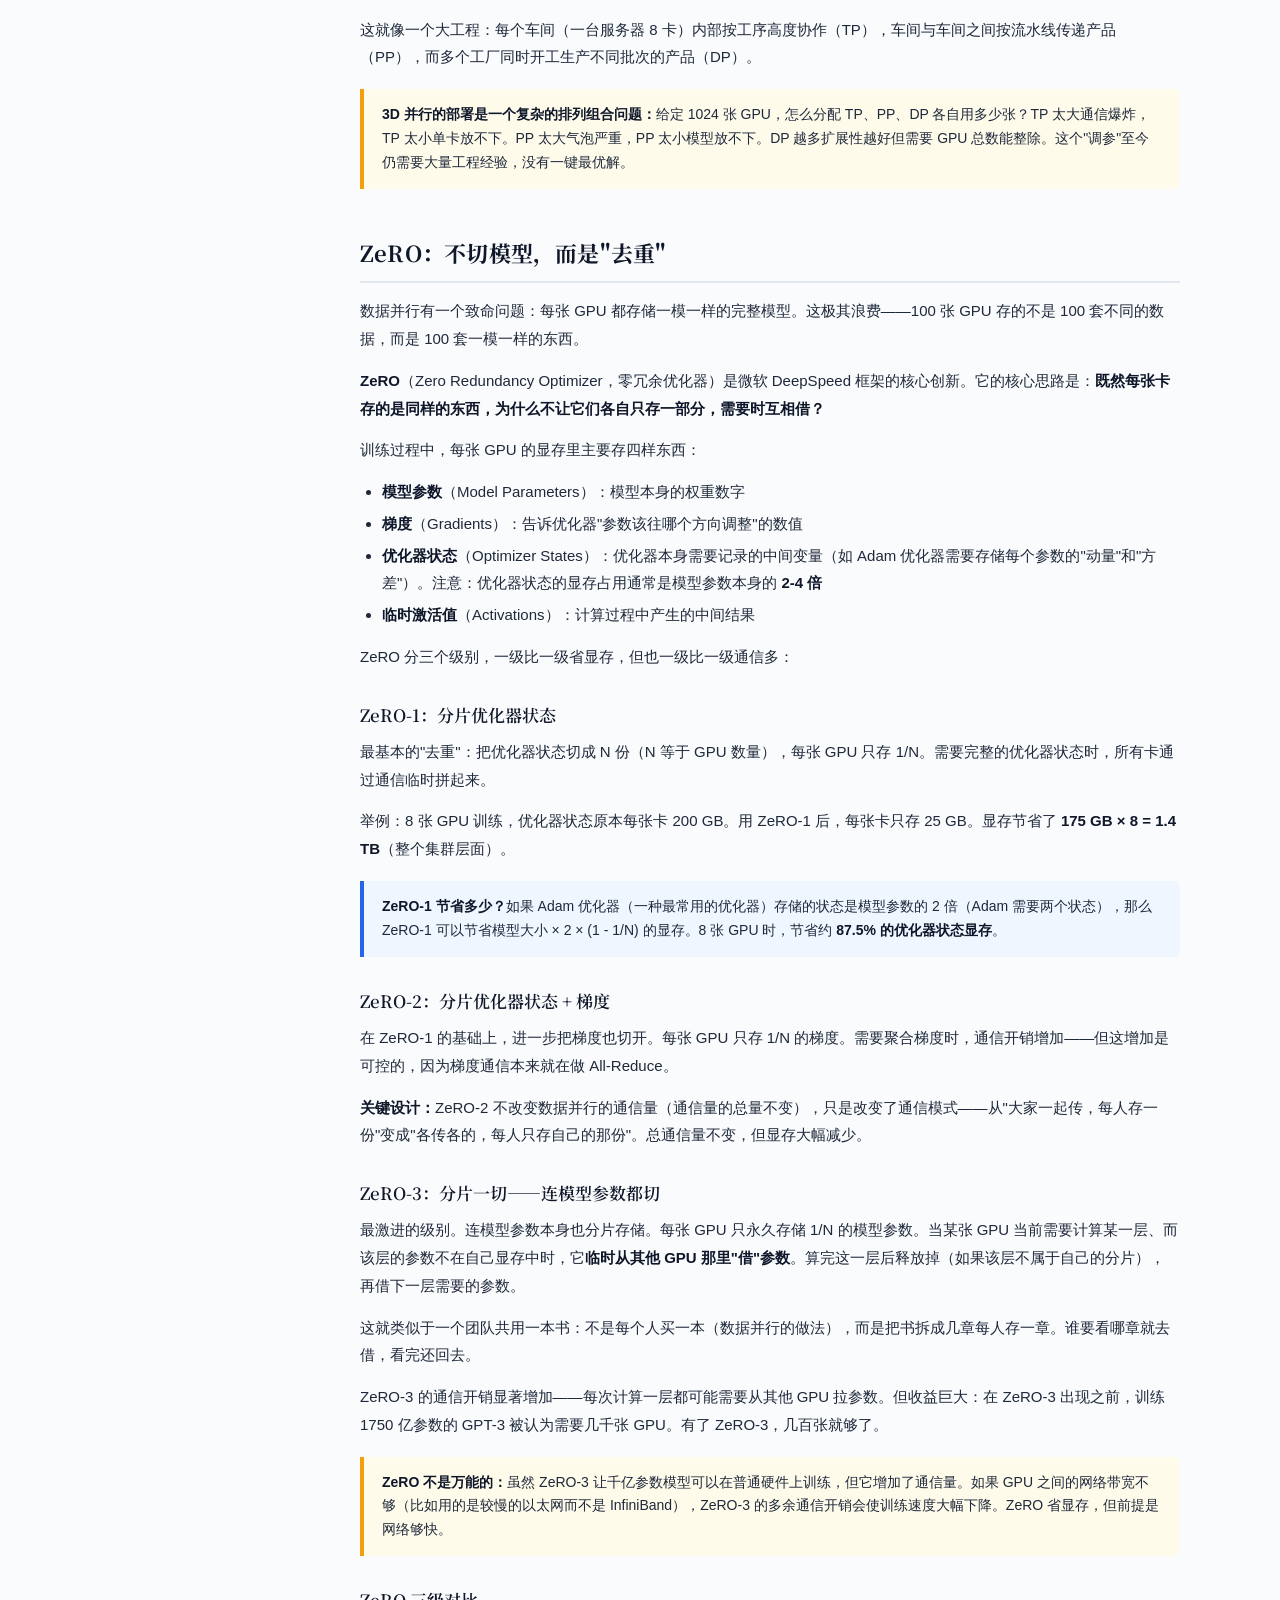
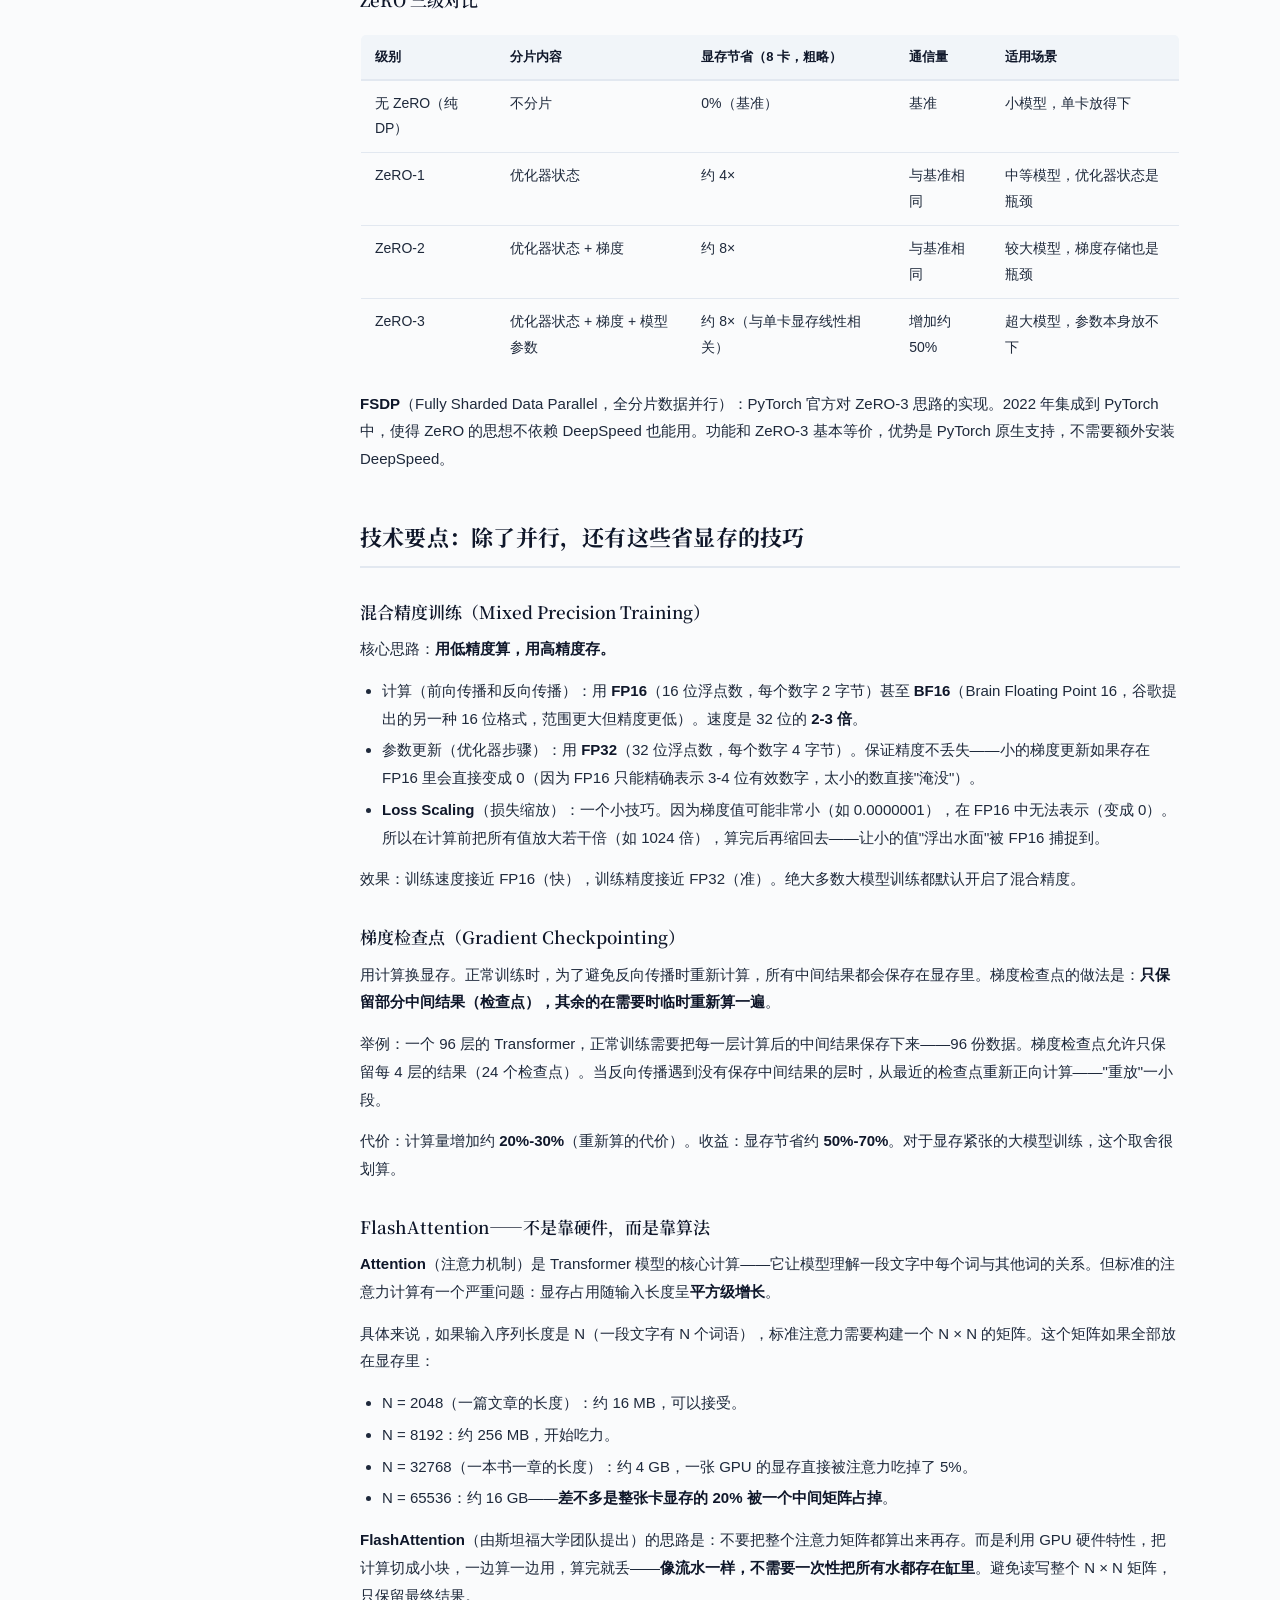
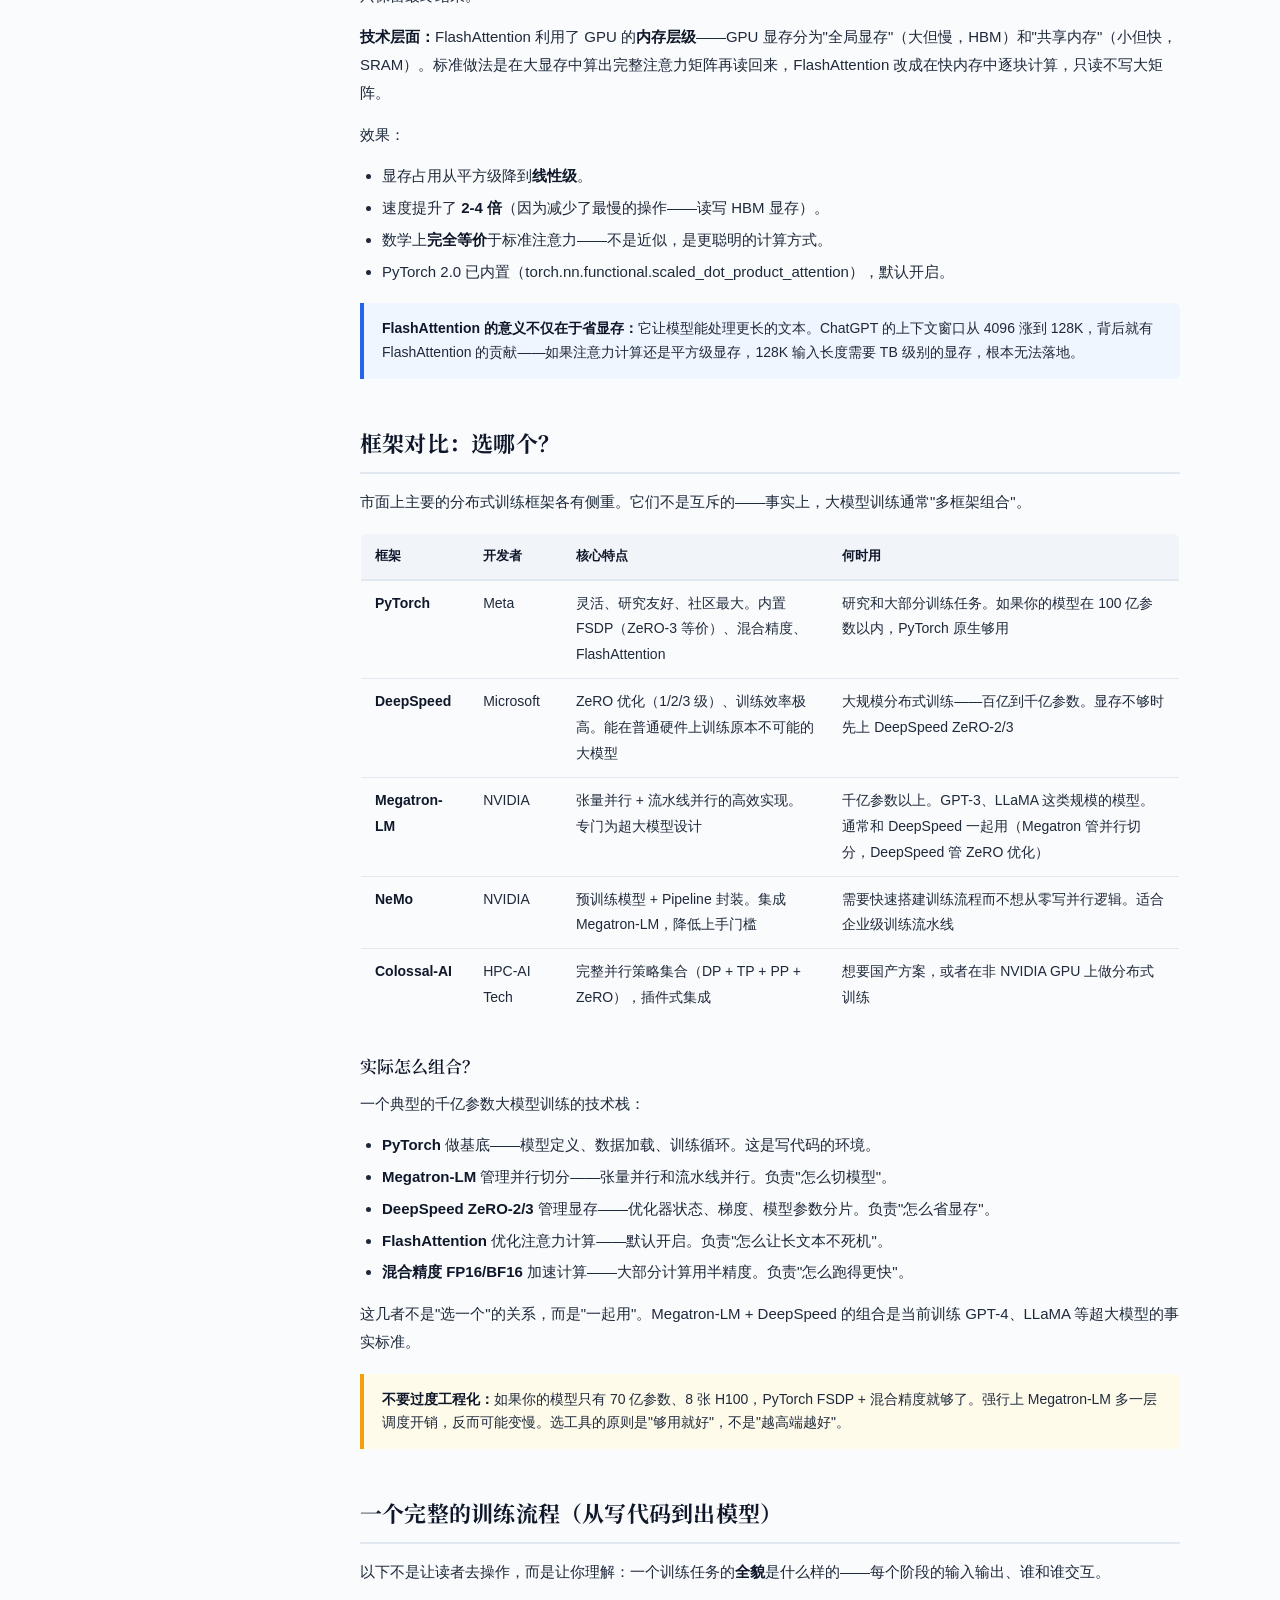
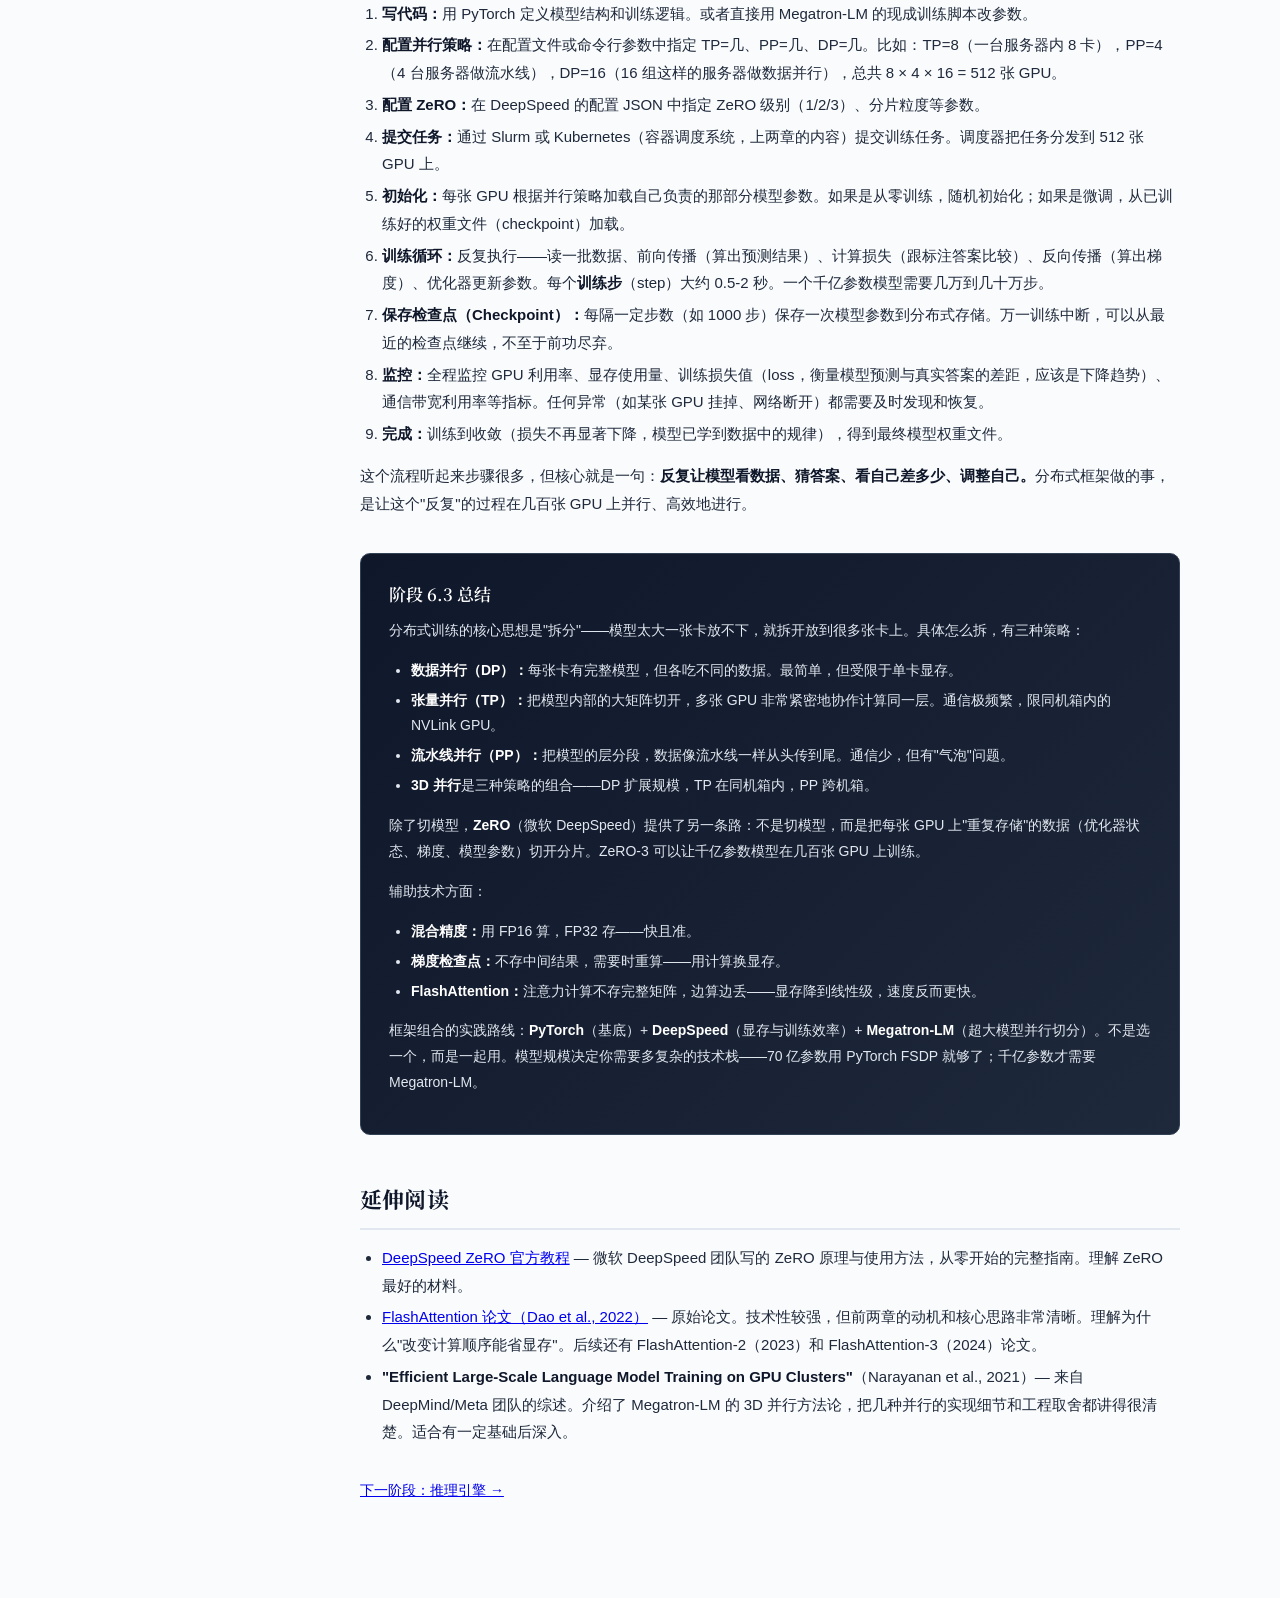
<file: stages/06-3-training.html>
<!DOCTYPE html>
<html lang="zh-CN">
<head>
<meta charset="UTF-8">
<meta name="viewport" content="width=device-width, initial-scale=1.0">
<title>分布式训练框架 — 智算中心服务器全栈知识</title>
<link rel="stylesheet" href="../css/style.css">
</head>
<body>

<nav class="sidebar">
  <h2>智算中心服务器<br>全栈知识</h2>
  <div class="stage-title">阶段 1</div>
  <a href="01-overview.html">全景图：什么是智算中心</a>
  <div class="stage-title">阶段 2 · 算力</div>
  <a href="02-1-gpu-chips.html">GPU 芯片</a>
  <a href="02-2-memory.html">内存系统</a>
  <a href="02-3-gpu-servers.html">GPU 服务器整机</a>
  <div class="stage-title">阶段 3 · 网络</div>
  <a href="03-network.html">网络互联</a>
  <div class="stage-title">阶段 4 · 存储</div>
  <a href="04-storage.html">存储系统</a>
  <div class="stage-title">阶段 5 · 基础设施</div>
  <a href="05-cooling-power.html">散热与供电</a>
  <div class="stage-title">阶段 6 · 软件栈</div>
  <a href="06-1-drivers.html">驱动与加速层</a>
  <a href="06-2-containers.html">容器与资源调度</a>
  <a href="06-3-training.html">分布式训练框架</a>
  <a href="06-4-inference.html">推理引擎</a>
  <a href="06-5-monitoring.html">集群管理与监控</a>
  <div class="stage-title">总结</div>
  <a href="07-summary.html">完整参考架构</a>
</nav>

<main class="main">

<h1>阶段 6 · 分布式训练框架</h1>

<p>前几章讲了 GPU 硬件、网络、存储、散热供电——这些是<strong>物理层</strong>。但从硬件到真正跑出一个大模型，中间还隔着一整套软件。本章从最核心的问题开始：当一个模型大到单张 GPU 装不下的时候，怎么用很多张 GPU 一起训练？</p>

<h2>场景：1750 亿参数，一张 GPU 连模型都装不下</h2>

<p>假设要训练一个 GPT-3 级别的模型——1750 亿个参数（<strong>参数</strong>是模型内部可调节的数字权重，类似人脑中神经元的"强度值"，数量越大模型能力越强但也越吃资源）。</p>

<p>在 <strong>FP16</strong>（16 位浮点数，一种半精度数字格式，每个数字占 2 字节）下，光模型参数就需要：</p>

<div class="callout">
  <strong>1750 亿 × 2 字节 = 约 350 GB 显存</strong>
</div>

<p>但市面上最强的 NVIDIA H100 GPU，单卡显存只有 <strong>80 GB</strong>。也就是说，连一个模型本身都装不下——更别说训练时还需要额外存储<strong>梯度</strong>（gradient，参数该如何调整的方向信息）、<strong>优化器状态</strong>（optimizer states，优化器是训练过程中自动调整参数的算法，它自己也需要记录一批中间数据）和中间计算结果。</p>

<p>把这几个加在一起，训练 GPT-3 实际需要约 <strong>2-3 TB</strong> 的显存。一张 H100 显存的 <strong>25 到 40 倍</strong>。</p>

<p>解决的思路很直接：<strong>把模型切开，分到很多张 GPU 上，让它们一起算。</strong>这就是"分布式训练"的全部出发点。</p>

<p>但这个"切开"有三种完全不同的切法。它们解决不同的问题，也常常组合在一起。理解这三种切法，就理解了分布式训练的核心。</p>

<h2>核心概念：三种切开模型的方式</h2>

<h3>1. 数据并行（Data Parallelism）——每人做一份完整试卷</h3>

<p><strong>类比：</strong>100 个学生，每人拿到一份完整试卷（一模一样），各做各的。做完以后，大家对一下答案，取平均值——这样整体学得比任何一个人单独学更快。</p>

<p><strong>实际做法：</strong></p>
<ul>
  <li>每张 GPU 上存放<strong>完整的一套模型参数</strong>（每张卡上的模型一模一样）。</li>
  <li>训练数据被分成 N 份（N 等于 GPU 数量），每张 GPU 吃自己的那一份数据。</li>
  <li>每张 GPU 根据自己那份数据算出一个"该如何修改参数"的方案（即<strong>梯度</strong>）。</li>
  <li>所有 GPU 通过一种叫 <strong>All-Reduce</strong> 的通信算法（所有卡之间交换数据并汇总求和/求平均的通信模式），把各自的梯度加在一起取平均，得到一个统一的梯度。</li>
  <li>所有 GPU 用这个统一的梯度更新自己的模型。</li>
  <li>这样一来，虽然每张卡只看到了一小批数据，但参数更新时融合了所有数据的信息——相当于"用全部数据训练了一次"。</li>
</ul>

<p><strong>数据并行示意图（简化）：</strong></p>

<table>
  <tr><th>GPU 0</th><th>GPU 1</th><th>GPU 2</th><th>GPU 3</th></tr>
  <tr><td>完整模型</td><td>完整模型</td><td>完整模型</td><td>完整模型</td></tr>
  <tr><td>数据批次 1</td><td>数据批次 2</td><td>数据批次 3</td><td>数据批次 4</td></tr>
  <tr><td>算自己的梯度</td><td>算自己的梯度</td><td>算自己的梯度</td><td>算自己的梯度</td></tr>
  <tr><td colspan="4" style="text-align:center; background:var(--color-code-bg);">All-Reduce：梯度汇总 → 取平均 → 分发给所有 GPU</td></tr>
  <tr><td>用平均梯度更新模型</td><td>用平均梯度更新模型</td><td>用平均梯度更新模型</td><td>用平均梯度更新模型</td></tr>
</table>

<p><strong>优点：</strong>最简单、最通用。几乎所有训练框架都支持。不需要对模型本身做任何修改。</p>

<p><strong>致命缺点：</strong>每张 GPU 都需要存一整套完整的模型参数 + 优化器状态 + 梯度。如果单张 GPU 装不下整套（像 GPT-3 那样），数据并行<strong>完全无法使用</strong>。</p>

<p><strong>数据并行适合什么：</strong>模型本身不大（单卡能装下），但你想用更多 GPU 加速训练。比如在 8 张 GPU 上训练一个 70 亿参数的模型——模型参数约 14 GB（FP16），单张 H100 的 80 GB 显存放得下，数据并行就可以完美工作。</p>

<div class="callout">
  <strong>一句话总结数据并行：</strong>模型不动，数据拆开。每张卡都有完整模型，各吃各的数据，算完同步梯度。简单好用，但受限于单卡显存。
</div>

<h3>2. 张量并行（Tensor Parallelism）——一起解一道矩阵乘法</h3>

<p><strong>类比：</strong>4 个学生一起解一道巨大的矩阵乘法题。把矩阵按列切成 4 块，每人算自己那块，需要时互相传递中间结果。虽然每个人只负责一部分，但最终能得到完整结果。</p>

<p>先理解一个关键背景：神经网络中的每一层，本质上是<strong>矩阵乘法</strong>。一个 1750 亿参数的模型，绝大多数参数都存在这些矩阵里。而张量并行就是<strong>把一个大矩阵横着或竖着切开，分到不同 GPU 上分别计算</strong>。</p>

<p><strong>具体做法（以矩阵乘法为例）：</strong></p>

<p>假设有一个矩阵乘法 Y = X × W。其中 X 是输入数据矩阵（比如 2048 行 × 8192 列），W 是权重矩阵（8192 × 8192），结果 Y 是（2048 × 8192）。</p>

<p>张量并行有两种切法：</p>

<ul>
  <li><strong>按列切（Column-wise）：</strong>把 W 纵向切成两块，W = [W₁ | W₂]，每块是 8192 × 4096。GPU 0 有 W₁，GPU 1 有 W₂。两张卡同时收到完整的 X，各自算 X × W₁ = Y₁ 和 X × W₂ = Y₂。最后把 Y₁ 和 Y₂ 拼在一起就是完整答案。</li>
  <li><strong>按行切（Row-wise）：</strong>把 W 横向切成两块。GPU 0 算上半部分，GPU 1 算下半部分。输入 X 也需要相应切开。最后两部分结果加起来。</li>
</ul>

<p><strong>关键代价：通信。</strong>切完之后，GPU 之间必须频繁传中间结果——每计算一层就要传一次。这就要求 GPU 之间的通信速度必须<strong>极快</strong>。</p>

<p>在实际的 Transformer 模型（GPT 这类模型的基础架构）中，张量并行通常这样做：</p>

<ul>
  <li>在 <strong>自注意力层</strong>（self-attention，模型用来理解词语之间关系的核心计算）中，把查询（Q）、键（K）、值（V）三个矩阵按列切，分给不同 GPU。每张 GPU 算一部分注意力，然后合并。</li>
  <li>在 <strong>前馈网络层</strong>（feed-forward network，对每个词语独立再做一次变换）中，第一层按列切，第二层按行切——目的是让通信负担尽可能小。</li>
</ul>

<p><strong>为什么张量并行要求 GPU 之间通信极快？</strong></p>

<p>因为切矩阵只是把计算量分开了，但结果必须拼回完整。每计算一个 Transformer 层，至少需要 2 次 All-Reduce 通信。比数据并行（每个训练步才通信一次）频繁得多。</p>

<p>这意味着张量并行只能在<strong>同一台服务器内部</strong>（通过 NVLink 或 NVSwitch 互联的 GPU 之间）高效工作。NVLink 的速度是 900 GB/s，而跨服务器的网络（如 RoCE 或 InfiniBand）只有 400 GB/s——差了约 2 倍。所以张量并行通常限制在一台服务器内的 8 张 GPU。</p>

<div class="callout warn">
  <strong>张量并行的核心限制：</strong>通信开销极大。切得越细（GPU 越多），每个人算的越少，但需要通信的次数越多。到了一定程度，通信时间超过了计算节约的时间，再加 GPU 反而变慢。实践中，每 2-8 张 GPU 做张量并行就差不多了，很少跨服务器。
</div>

<p><strong>张量并行适合什么：</strong>模型中的某一个矩阵大到单张 GPU 放不下，但你又不想把整个层切断——就切单个矩阵。通常与流水线并行（下面要讲）组合使用。</p>

<div class="callout">
  <strong>一句话总结张量并行：</strong>把模型内部的大矩阵切开，多张 GPU 分别算自己那块，最后拼在一起。计算快但通信代价高，适合同一台服务器内的高速 GPU 之间。
</div>

<h3>3. 流水线并行（Pipeline Parallelism）——工厂流水线</h3>

<p><strong>类比：</strong>工厂流水线。第 1 个工人做前 10 道工序，做完传给第 2 个工人做第 11-20 道工序，再传给第 3 个工人做第 21-30 道……产品在流水线上从头传到尾。</p>

<p><strong>实际做法：</strong></p>

<ul>
  <li>把模型按层切分。假设一个 Transformer 模型有 96 层（GPT-3 就是 96 层），8 张 GPU 每张负责 12 层。</li>
  <li>数据从 GPU 0 进入，经过 1-12 层处理，中间结果传给 GPU 1；GPU 1 处理 13-24 层，传给 GPU 2……直到 GPU 7 处理完最后 12 层，输出最终结果。</li>
  <li>这和工厂流水线一模一样：第一个工人一直在做前 12 层的活，最后一个工人一直在做最后 12 层的活。</li>
</ul>

<p><strong>流水线并行示意图：</strong></p>

<table>
  <tr><th>GPU 0</th><th>GPU 1</th><th>GPU 2</th><th>……</th><th>GPU 7</th></tr>
  <tr><td>第 1-12 层</td><td>第 13-24 层</td><td>第 25-36 层</td><td>……</td><td>第 85-96 层</td></tr>
  <tr><td colspan="5" style="text-align:center; background:var(--color-code-bg);">数据流向：GPU 0 → GPU 1 → GPU 2 → …… → GPU 7</td></tr>
</table>

<p><strong>流水线并行的最大问题：气泡（Bubble）。</strong></p>

<p>想象流水线的启动阶段：</p>
<ul>
  <li>第一批数据进来，GPU 0 开始算第 1-12 层。此时 GPU 1、2……7 全部<strong>闲着</strong>。</li>
  <li>GPU 0 算完 12 层，传给 GPU 1。GPU 0 开始处理第二批数据，GPU 1 开始处理第一批的第 13-24 层。此时 GPU 2-7 仍然<strong>闲着</strong>。</li>
  <li>等第一批数据终于"走"到 GPU 7，时间已经过去了很久。在这个"预热"阶段，前面的 GPU 干完一批等下一批，后面的 GPU 一批还没到——CPU 和 GPU 都有空转时间。这些空转就叫<strong>气泡</strong>。</li>
</ul>

<p>气泡越严重，GPU 的利用率越低。如果分 8 段，在最坏情况下，有接近一半的 GPU 时间在空等。</p>

<p><strong>解决方案：微批次（Micro-Batching）。</strong></p>

<p>不把一批数据一次性喂进去。而是把一个批次切成更小的"微批次"：</p>

<ul>
  <li>比如原来一个批次是 64 个样本，切成 4 个微批次，每个 16 个样本。</li>
  <li>GPU 0 算完微批次 1 立刻传给 GPU 1，然后马上开始算微批次 2。GPU 1 收到微批次 1 立刻开始算，不用等所有微批次都到齐。</li>
  <li>这样流水线"填得更满"，气泡大幅减少。</li>
</ul>

<p>微批次之间的关系：虽然分成小块计算，但梯度（参数调整信息）是<strong>等到所有微批次都走完流水线后再统一归总使用的</strong>。也就是说，把一个大问题拆成小块分批处理，但回头还是当一个大问题来总结结论。这样既减少了等待时间，又不损失训练的数学正确性。</p>

<div class="callout">
  <strong>一句话总结流水线并行：</strong>模型垂直切开——GPU 0 管前面几层、GPU 1 管中间几层、GPU 2 管后面几层。数据像流水线上的产品一样从前往后传递。通信少（只有层与层之间的交接），但有"气泡"问题，用微批次缓解。
</div>

<h3>三种并行的对比</h3>

<table>
  <tr><th>并行方式</th><th>切什么</th><th>类比</th><th>通信频率</th><th>通信带宽要求</th><th>主要限制</th></tr>
  <tr><td>数据并行（DP）</td><td>切数据</td><td>每人做完整试卷</td><td>低（每步一次）</td><td>中</td><td>单卡必须装下整个模型</td></tr>
  <tr><td>张量并行（TP）</td><td>切矩阵</td><td>一起解一道矩阵乘法</td><td>极高（每层多次）</td><td>极高（需 NVLink）</td><td>仅限同机箱内 8 卡</td></tr>
  <tr><td>流水线并行（PP）</td><td>切层</td><td>工厂流水线</td><td>低（层间交接）</td><td>低</td><td>有气泡，需微批次优化</td></tr>
</table>

<h3>4. 3D 并行——三种策略组合在一起</h3>

<p>训练真正的大模型时，从来不会只用一种方式。三种并行策略组合起来使用，叫 <strong>3D 并行</strong>（3D Parallelism）：</p>

<ul>
  <li><strong>张量并行</strong>（TP）：一台服务器内部的 8 张 GPU 之间。每层内的矩阵切开。</li>
  <li><strong>流水线并行</strong>（PP）：不同服务器之间。模型层切开，服务器 1 管前几十层，服务器 2 管后几十层。</li>
  <li><strong>数据并行</strong>（DP）：在最外层。以上每个"TP+PP 组"构成一个完整的模型副本。多组副本并行处理不同数据——这些数据并行组之间通过跨服务器网络进行 All-Reduce 梯度同步。</li>
</ul>

<p>以训练 GPT-3 为例，Meta 的实际配置大致是：每台服务器 8 张 GPU 做张量并行（TP=8），15 台服务器做流水线并行（PP=15），总共 120 张 GPU 构成一个模型副本。如果还要更快，就再加一组 120 张 GPU 做数据并行——一共 240 张。</p>

<p>这就像一个大工程：每个车间（一台服务器 8 卡）内部按工序高度协作（TP），车间与车间之间按流水线传递产品（PP），而多个工厂同时开工生产不同批次的产品（DP）。</p>

<div class="callout warn">
  <strong>3D 并行的部署是一个复杂的排列组合问题：</strong>给定 1024 张 GPU，怎么分配 TP、PP、DP 各自用多少张？TP 太大通信爆炸，TP 太小单卡放不下。PP 太大气泡严重，PP 太小模型放不下。DP 越多扩展性越好但需要 GPU 总数能整除。这个"调参"至今仍需要大量工程经验，没有一键最优解。
</div>

<h2>ZeRO：不切模型，而是"去重"</h2>

<p>数据并行有一个致命问题：每张 GPU 都存储一模一样的完整模型。这极其浪费——100 张 GPU 存的不是 100 套不同的数据，而是 100 套一模一样的东西。</p>

<p><strong>ZeRO</strong>（Zero Redundancy Optimizer，零冗余优化器）是微软 DeepSpeed 框架的核心创新。它的核心思路是：<strong>既然每张卡存的是同样的东西，为什么不让它们各自只存一部分，需要时互相借？</strong></p>

<p>训练过程中，每张 GPU 的显存里主要存四样东西：</p>

<ul>
  <li><strong>模型参数</strong>（Model Parameters）：模型本身的权重数字</li>
  <li><strong>梯度</strong>（Gradients）：告诉优化器"参数该往哪个方向调整"的数值</li>
  <li><strong>优化器状态</strong>（Optimizer States）：优化器本身需要记录的中间变量（如 Adam 优化器需要存储每个参数的"动量"和"方差"）。注意：优化器状态的显存占用通常是模型参数本身的 <strong>2-4 倍</strong></li>
  <li><strong>临时激活值</strong>（Activations）：计算过程中产生的中间结果</li>
</ul>

<p>ZeRO 分三个级别，一级比一级省显存，但也一级比一级通信多：</p>

<h3>ZeRO-1：分片优化器状态</h3>

<p>最基本的"去重"：把优化器状态切成 N 份（N 等于 GPU 数量），每张 GPU 只存 1/N。需要完整的优化器状态时，所有卡通过通信临时拼起来。</p>

<p>举例：8 张 GPU 训练，优化器状态原本每张卡 200 GB。用 ZeRO-1 后，每张卡只存 25 GB。显存节省了 <strong>175 GB × 8 = 1.4 TB</strong>（整个集群层面）。</p>

<div class="callout">
  <strong>ZeRO-1 节省多少？</strong>如果 Adam 优化器（一种最常用的优化器）存储的状态是模型参数的 2 倍（Adam 需要两个状态），那么 ZeRO-1 可以节省模型大小 × 2 × (1 - 1/N) 的显存。8 张 GPU 时，节省约 <strong>87.5% 的优化器状态显存</strong>。
</div>

<h3>ZeRO-2：分片优化器状态 + 梯度</h3>

<p>在 ZeRO-1 的基础上，进一步把梯度也切开。每张 GPU 只存 1/N 的梯度。需要聚合梯度时，通信开销增加——但这增加是可控的，因为梯度通信本来就在做 All-Reduce。</p>

<p><strong>关键设计：</strong>ZeRO-2 不改变数据并行的通信量（通信量的总量不变），只是改变了通信模式——从"大家一起传，每人存一份"变成"各传各的，每人只存自己的那份"。总通信量不变，但显存大幅减少。</p>

<h3>ZeRO-3：分片一切——连模型参数都切</h3>

<p>最激进的级别。连模型参数本身也分片存储。每张 GPU 只永久存储 1/N 的模型参数。当某张 GPU 当前需要计算某一层、而该层的参数不在自己显存中时，它<strong>临时从其他 GPU 那里"借"参数</strong>。算完这一层后释放掉（如果该层不属于自己的分片），再借下一层需要的参数。</p>

<p>这就类似于一个团队共用一本书：不是每个人买一本（数据并行的做法），而是把书拆成几章每人存一章。谁要看哪章就去借，看完还回去。</p>

<p>ZeRO-3 的通信开销显著增加——每次计算一层都可能需要从其他 GPU 拉参数。但收益巨大：在 ZeRO-3 出现之前，训练 1750 亿参数的 GPT-3 被认为需要几千张 GPU。有了 ZeRO-3，几百张就够了。</p>

<div class="callout warn">
  <strong>ZeRO 不是万能的：</strong>虽然 ZeRO-3 让千亿参数模型可以在普通硬件上训练，但它增加了通信量。如果 GPU 之间的网络带宽不够（比如用的是较慢的以太网而不是 InfiniBand），ZeRO-3 的多余通信开销会使训练速度大幅下降。ZeRO 省显存，但前提是网络够快。
</div>

<h3>ZeRO 三级对比</h3>

<table>
  <tr><th>级别</th><th>分片内容</th><th>显存节省（8 卡，粗略）</th><th>通信量</th><th>适用场景</th></tr>
  <tr><td>无 ZeRO（纯 DP）</td><td>不分片</td><td>0%（基准）</td><td>基准</td><td>小模型，单卡放得下</td></tr>
  <tr><td>ZeRO-1</td><td>优化器状态</td><td>约 4×</td><td>与基准相同</td><td>中等模型，优化器状态是瓶颈</td></tr>
  <tr><td>ZeRO-2</td><td>优化器状态 + 梯度</td><td>约 8×</td><td>与基准相同</td><td>较大模型，梯度存储也是瓶颈</td></tr>
  <tr><td>ZeRO-3</td><td>优化器状态 + 梯度 + 模型参数</td><td>约 8×（与单卡显存线性相关）</td><td>增加约 50%</td><td>超大模型，参数本身放不下</td></tr>
</table>

<p><strong>FSDP</strong>（Fully Sharded Data Parallel，全分片数据并行）：PyTorch 官方对 ZeRO-3 思路的实现。2022 年集成到 PyTorch 中，使得 ZeRO 的思想不依赖 DeepSpeed 也能用。功能和 ZeRO-3 基本等价，优势是 PyTorch 原生支持，不需要额外安装 DeepSpeed。</p>

<h2>技术要点：除了并行，还有这些省显存的技巧</h2>

<h3>混合精度训练（Mixed Precision Training）</h3>

<p>核心思路：<strong>用低精度算，用高精度存。</strong></p>

<ul>
  <li>计算（前向传播和反向传播）：用 <strong>FP16</strong>（16 位浮点数，每个数字 2 字节）甚至 <strong>BF16</strong>（Brain Floating Point 16，谷歌提出的另一种 16 位格式，范围更大但精度更低）。速度是 32 位的 <strong>2-3 倍</strong>。</li>
  <li>参数更新（优化器步骤）：用 <strong>FP32</strong>（32 位浮点数，每个数字 4 字节）。保证精度不丢失——小的梯度更新如果存在 FP16 里会直接变成 0（因为 FP16 只能精确表示 3-4 位有效数字，太小的数直接"淹没"）。</li>
  <li><strong>Loss Scaling</strong>（损失缩放）：一个小技巧。因为梯度值可能非常小（如 0.0000001），在 FP16 中无法表示（变成 0）。所以在计算前把所有值放大若干倍（如 1024 倍），算完后再缩回去——让小的值"浮出水面"被 FP16 捕捉到。</li>
</ul>

<p>效果：训练速度接近 FP16（快），训练精度接近 FP32（准）。绝大多数大模型训练都默认开启了混合精度。</p>

<h3>梯度检查点（Gradient Checkpointing）</h3>

<p>用计算换显存。正常训练时，为了避免反向传播时重新计算，所有中间结果都会保存在显存里。梯度检查点的做法是：<strong>只保留部分中间结果（检查点），其余的在需要时临时重新算一遍</strong>。</p>

<p>举例：一个 96 层的 Transformer，正常训练需要把每一层计算后的中间结果保存下来——96 份数据。梯度检查点允许只保留每 4 层的结果（24 个检查点）。当反向传播遇到没有保存中间结果的层时，从最近的检查点重新正向计算——"重放"一小段。</p>

<p>代价：计算量增加约 <strong>20%-30%</strong>（重新算的代价）。收益：显存节省约 <strong>50%-70%</strong>。对于显存紧张的大模型训练，这个取舍很划算。</p>

<h3>FlashAttention——不是靠硬件，而是靠算法</h3>

<p><strong>Attention</strong>（注意力机制）是 Transformer 模型的核心计算——它让模型理解一段文字中每个词与其他词的关系。但标准的注意力计算有一个严重问题：显存占用随输入长度呈<strong>平方级增长</strong>。</p>

<p>具体来说，如果输入序列长度是 N（一段文字有 N 个词语），标准注意力需要构建一个 N × N 的矩阵。这个矩阵如果全部放在显存里：</p>
<ul>
  <li>N = 2048（一篇文章的长度）：约 16 MB，可以接受。</li>
  <li>N = 8192：约 256 MB，开始吃力。</li>
  <li>N = 32768（一本书一章的长度）：约 4 GB，一张 GPU 的显存直接被注意力吃掉了 5%。</li>
  <li>N = 65536：约 16 GB——<strong>差不多是整张卡显存的 20% 被一个中间矩阵占掉</strong>。</li>
</ul>

<p><strong>FlashAttention</strong>（由斯坦福大学团队提出）的思路是：不要把整个注意力矩阵都算出来再存。而是利用 GPU 硬件特性，把计算切成小块，一边算一边用，算完就丢——<strong>像流水一样，不需要一次性把所有水都存在缸里</strong>。避免读写整个 N × N 矩阵，只保留最终结果。</p>

<p><strong>技术层面：</strong>FlashAttention 利用了 GPU 的<strong>内存层级</strong>——GPU 显存分为"全局显存"（大但慢，HBM）和"共享内存"（小但快，SRAM）。标准做法是在大显存中算出完整注意力矩阵再读回来，FlashAttention 改成在快内存中逐块计算，只读不写大矩阵。</p>

<p>效果：</p>
<ul>
  <li>显存占用从平方级降到<strong>线性级</strong>。</li>
  <li>速度提升了 <strong>2-4 倍</strong>（因为减少了最慢的操作——读写 HBM 显存）。</li>
  <li>数学上<strong>完全等价</strong>于标准注意力——不是近似，是更聪明的计算方式。</li>
  <li>PyTorch 2.0 已内置（torch.nn.functional.scaled_dot_product_attention），默认开启。</li>
</ul>

<div class="callout">
  <strong>FlashAttention 的意义不仅在于省显存：</strong>它让模型能处理更长的文本。ChatGPT 的上下文窗口从 4096 涨到 128K，背后就有 FlashAttention 的贡献——如果注意力计算还是平方级显存，128K 输入长度需要 TB 级别的显存，根本无法落地。
</div>

<h2>框架对比：选哪个？</h2>

<p>市面上主要的分布式训练框架各有侧重。它们不是互斥的——事实上，大模型训练通常"多框架组合"。</p>

<table>
  <tr><th>框架</th><th>开发者</th><th>核心特点</th><th>何时用</th></tr>
  <tr>
    <td><strong>PyTorch</strong></td>
    <td>Meta</td>
    <td>灵活、研究友好、社区最大。内置 FSDP（ZeRO-3 等价）、混合精度、FlashAttention</td>
    <td>研究和大部分训练任务。如果你的模型在 100 亿参数以内，PyTorch 原生够用</td>
  </tr>
  <tr>
    <td><strong>DeepSpeed</strong></td>
    <td>Microsoft</td>
    <td>ZeRO 优化（1/2/3 级）、训练效率极高。能在普通硬件上训练原本不可能的大模型</td>
    <td>大规模分布式训练——百亿到千亿参数。显存不够时先上 DeepSpeed ZeRO-2/3</td>
  </tr>
  <tr>
    <td><strong>Megatron-LM</strong></td>
    <td>NVIDIA</td>
    <td>张量并行 + 流水线并行的高效实现。专门为超大模型设计</td>
    <td>千亿参数以上。GPT-3、LLaMA 这类规模的模型。通常和 DeepSpeed 一起用（Megatron 管并行切分，DeepSpeed 管 ZeRO 优化）</td>
  </tr>
  <tr>
    <td><strong>NeMo</strong></td>
    <td>NVIDIA</td>
    <td>预训练模型 + Pipeline 封装。集成 Megatron-LM，降低上手门槛</td>
    <td>需要快速搭建训练流程而不想从零写并行逻辑。适合企业级训练流水线</td>
  </tr>
  <tr>
    <td><strong>Colossal-AI</strong></td>
    <td>HPC-AI Tech</td>
    <td>完整并行策略集合（DP + TP + PP + ZeRO），插件式集成</td>
    <td>想要国产方案，或者在非 NVIDIA GPU 上做分布式训练</td>
  </tr>
</table>

<h3>实际怎么组合？</h3>

<p>一个典型的千亿参数大模型训练的技术栈：</p>

<ul>
  <li><strong>PyTorch</strong> 做基底——模型定义、数据加载、训练循环。这是写代码的环境。</li>
  <li><strong>Megatron-LM</strong> 管理并行切分——张量并行和流水线并行。负责"怎么切模型"。</li>
  <li><strong>DeepSpeed ZeRO-2/3</strong> 管理显存——优化器状态、梯度、模型参数分片。负责"怎么省显存"。</li>
  <li><strong>FlashAttention</strong> 优化注意力计算——默认开启。负责"怎么让长文本不死机"。</li>
  <li><strong>混合精度 FP16/BF16</strong> 加速计算——大部分计算用半精度。负责"怎么跑得更快"。</li>
</ul>

<p>这几者不是"选一个"的关系，而是"一起用"。Megatron-LM + DeepSpeed 的组合是当前训练 GPT-4、LLaMA 等超大模型的事实标准。</p>

<div class="callout warn">
  <strong>不要过度工程化：</strong>如果你的模型只有 70 亿参数、8 张 H100，PyTorch FSDP + 混合精度就够了。强行上 Megatron-LM 多一层调度开销，反而可能变慢。选工具的原则是"够用就好"，不是"越高端越好"。
</div>

<h2>一个完整的训练流程（从写代码到出模型）</h2>

<p>以下不是让读者去操作，而是让你理解：一个训练任务的<strong>全貌</strong>是什么样的——每个阶段的输入输出、谁和谁交互。</p>

<ol>
  <li><strong>写代码：</strong>用 PyTorch 定义模型结构和训练逻辑。或者直接用 Megatron-LM 的现成训练脚本改参数。</li>
  <li><strong>配置并行策略：</strong>在配置文件或命令行参数中指定 TP=几、PP=几、DP=几。比如：TP=8（一台服务器内 8 卡），PP=4（4 台服务器做流水线），DP=16（16 组这样的服务器做数据并行），总共 8 × 4 × 16 = 512 张 GPU。</li>
  <li><strong>配置 ZeRO：</strong>在 DeepSpeed 的配置 JSON 中指定 ZeRO 级别（1/2/3）、分片粒度等参数。</li>
  <li><strong>提交任务：</strong>通过 Slurm 或 Kubernetes（容器调度系统，上两章的内容）提交训练任务。调度器把任务分发到 512 张 GPU 上。</li>
  <li><strong>初始化：</strong>每张 GPU 根据并行策略加载自己负责的那部分模型参数。如果是从零训练，随机初始化；如果是微调，从已训练好的权重文件（checkpoint）加载。</li>
  <li><strong>训练循环：</strong>反复执行——读一批数据、前向传播（算出预测结果）、计算损失（跟标注答案比较）、反向传播（算出梯度）、优化器更新参数。每个<strong>训练步</strong>（step）大约 0.5-2 秒。一个千亿参数模型需要几万到几十万步。</li>
  <li><strong>保存检查点（Checkpoint）：</strong>每隔一定步数（如 1000 步）保存一次模型参数到分布式存储。万一训练中断，可以从最近的检查点继续，不至于前功尽弃。</li>
  <li><strong>监控：</strong>全程监控 GPU 利用率、显存使用量、训练损失值（loss，衡量模型预测与真实答案的差距，应该是下降趋势）、通信带宽利用率等指标。任何异常（如某张 GPU 挂掉、网络断开）都需要及时发现和恢复。</li>
  <li><strong>完成：</strong>训练到收敛（损失不再显著下降，模型已学到数据中的规律），得到最终模型权重文件。</li>
</ol>

<p>这个流程听起来步骤很多，但核心就是一句：<strong>反复让模型看数据、猜答案、看自己差多少、调整自己。</strong>分布式框架做的事，是让这个"反复"的过程在几百张 GPU 上并行、高效地进行。</p>

<div class="summary-box">
  <h3>阶段 6.3 总结</h3>
  <p>分布式训练的核心思想是"拆分"——模型太大一张卡放不下，就拆开放到很多张卡上。具体怎么拆，有三种策略：</p>
  <ul>
    <li><strong>数据并行（DP）：</strong>每张卡有完整模型，但各吃不同的数据。最简单，但受限于单卡显存。</li>
    <li><strong>张量并行（TP）：</strong>把模型内部的大矩阵切开，多张 GPU 非常紧密地协作计算同一层。通信极频繁，限同机箱内的 NVLink GPU。</li>
    <li><strong>流水线并行（PP）：</strong>把模型的层分段，数据像流水线一样从头传到尾。通信少，但有"气泡"问题。</li>
    <li><strong>3D 并行</strong>是三种策略的组合——DP 扩展规模，TP 在同机箱内，PP 跨机箱。</li>
  </ul>
  <p>除了切模型，<strong>ZeRO</strong>（微软 DeepSpeed）提供了另一条路：不是切模型，而是把每张 GPU 上"重复存储"的数据（优化器状态、梯度、模型参数）切开分片。ZeRO-3 可以让千亿参数模型在几百张 GPU 上训练。</p>
  <p>辅助技术方面：</p>
  <ul>
    <li><strong>混合精度：</strong>用 FP16 算，FP32 存——快且准。</li>
    <li><strong>梯度检查点：</strong>不存中间结果，需要时重算——用计算换显存。</li>
    <li><strong>FlashAttention：</strong>注意力计算不存完整矩阵，边算边丢——显存降到线性级，速度反而更快。</li>
  </ul>
  <p>框架组合的实践路线：<strong>PyTorch</strong>（基底）+ <strong>DeepSpeed</strong>（显存与训练效率）+ <strong>Megatron-LM</strong>（超大模型并行切分）。不是选一个，而是一起用。模型规模决定你需要多复杂的技术栈——70 亿参数用 PyTorch FSDP 就够了；千亿参数才需要 Megatron-LM。</p>
</div>

<h2>延伸阅读</h2>

<ul>
  <li><a href="https://www.deepspeed.ai/tutorials/zero/" target="_blank">DeepSpeed ZeRO 官方教程</a> — 微软 DeepSpeed 团队写的 ZeRO 原理与使用方法，从零开始的完整指南。理解 ZeRO 最好的材料。</li>
  <li><a href="https://arxiv.org/abs/2205.14135" target="_blank">FlashAttention 论文（Dao et al., 2022）</a> — 原始论文。技术性较强，但前两章的动机和核心思路非常清晰。理解为什么"改变计算顺序能省显存"。后续还有 FlashAttention-2（2023）和 FlashAttention-3（2024）论文。</li>
  <li><strong>"Efficient Large-Scale Language Model Training on GPU Clusters"</strong>（Narayanan et al., 2021）— 来自 DeepMind/Meta 团队的综述。介绍了 Megatron-LM 的 3D 并行方法论，把几种并行的实现细节和工程取舍都讲得很清楚。适合有一定基础后深入。</li>
</ul>

<p style="margin-top: 32px; font-size: 14px; color: var(--color-muted);">
  <a href="06-4-inference.html">下一阶段：推理引擎 →</a>
</p>

</main>

<script src="../js/nav.js"></script>
</body>
</html>
</file>
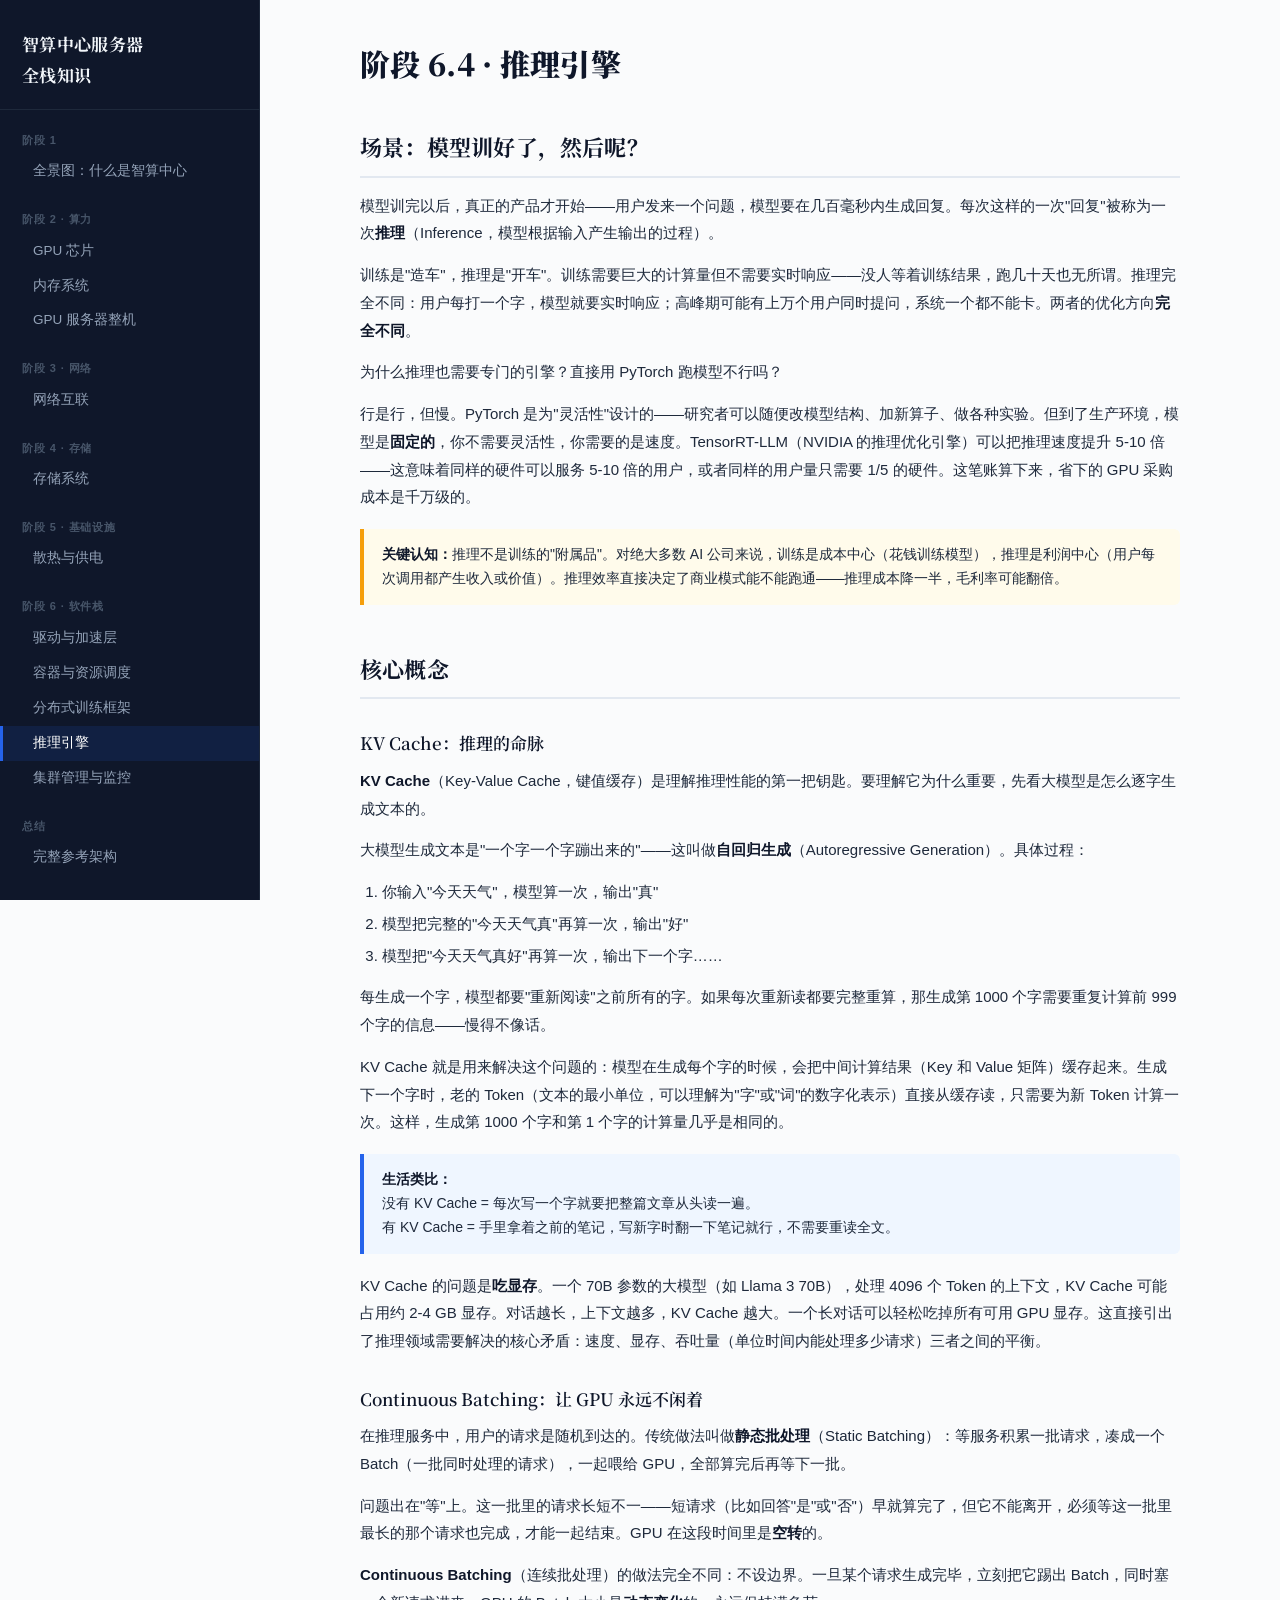
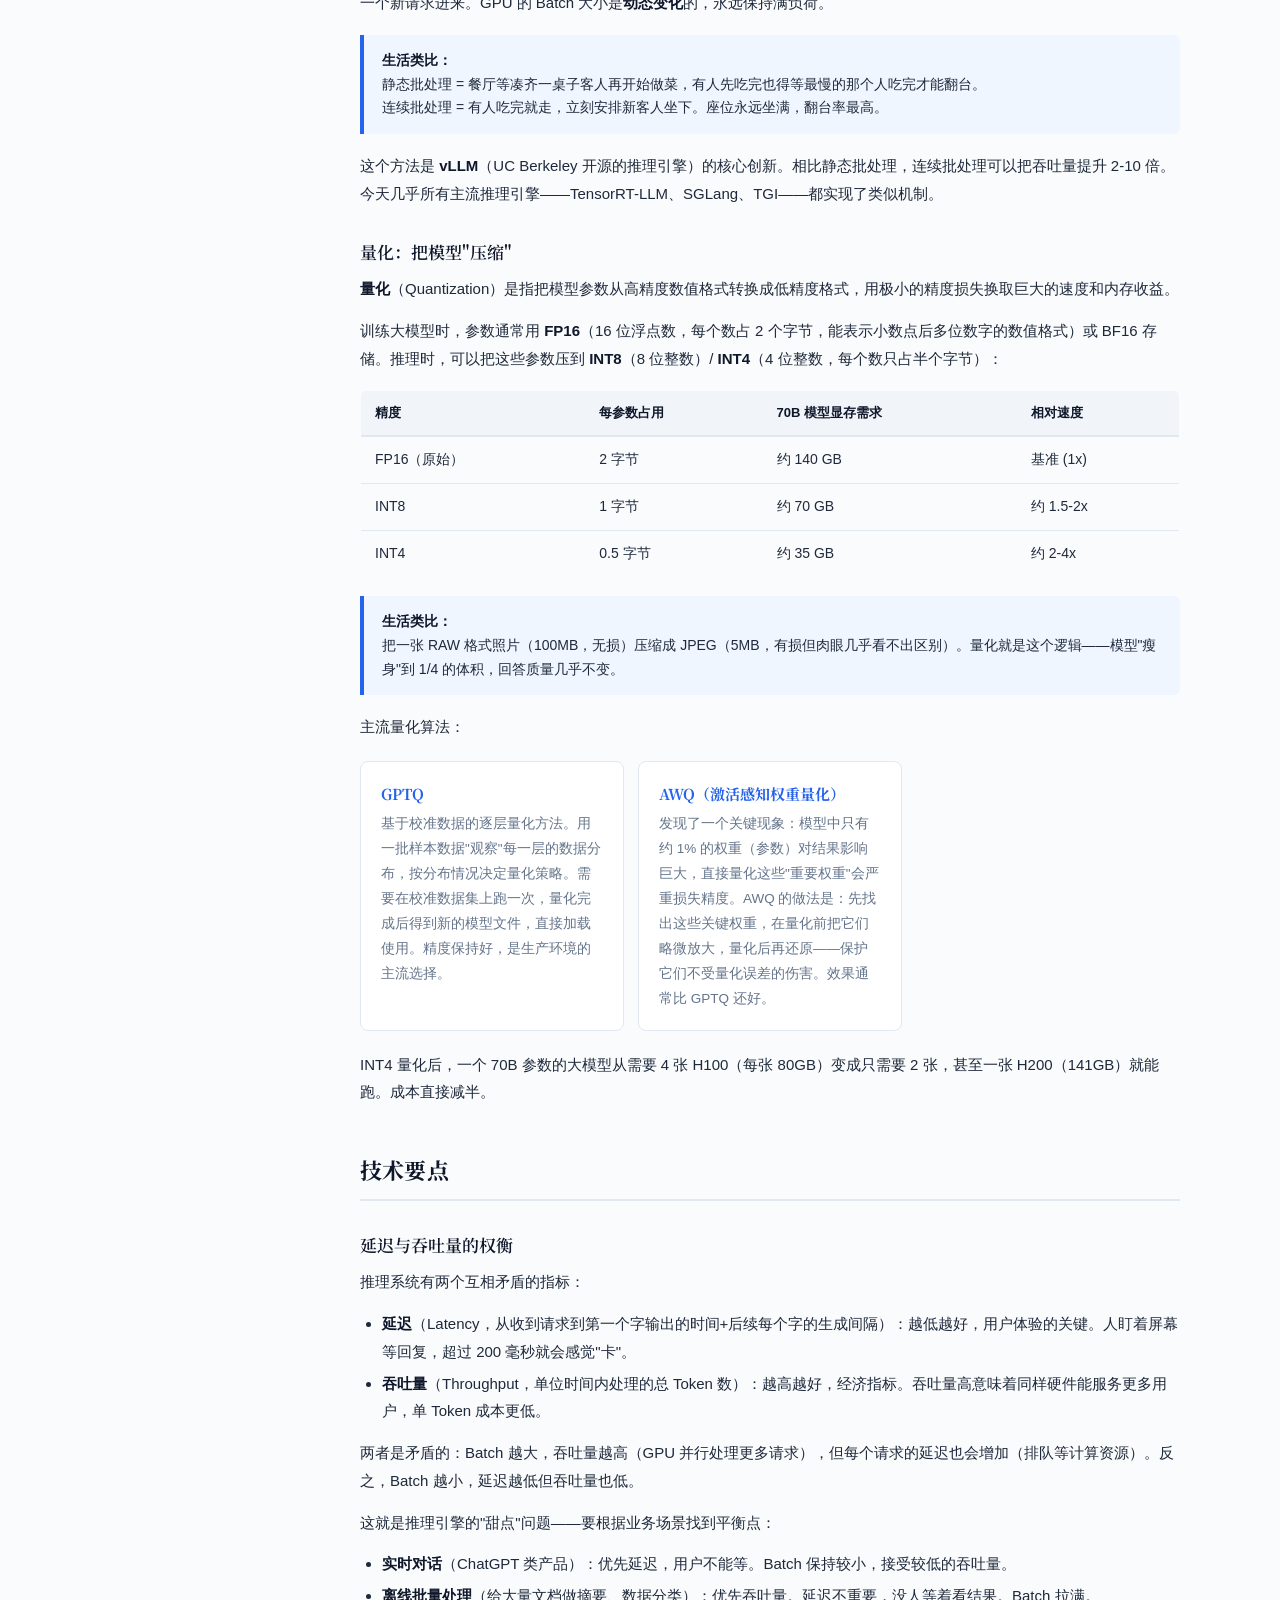
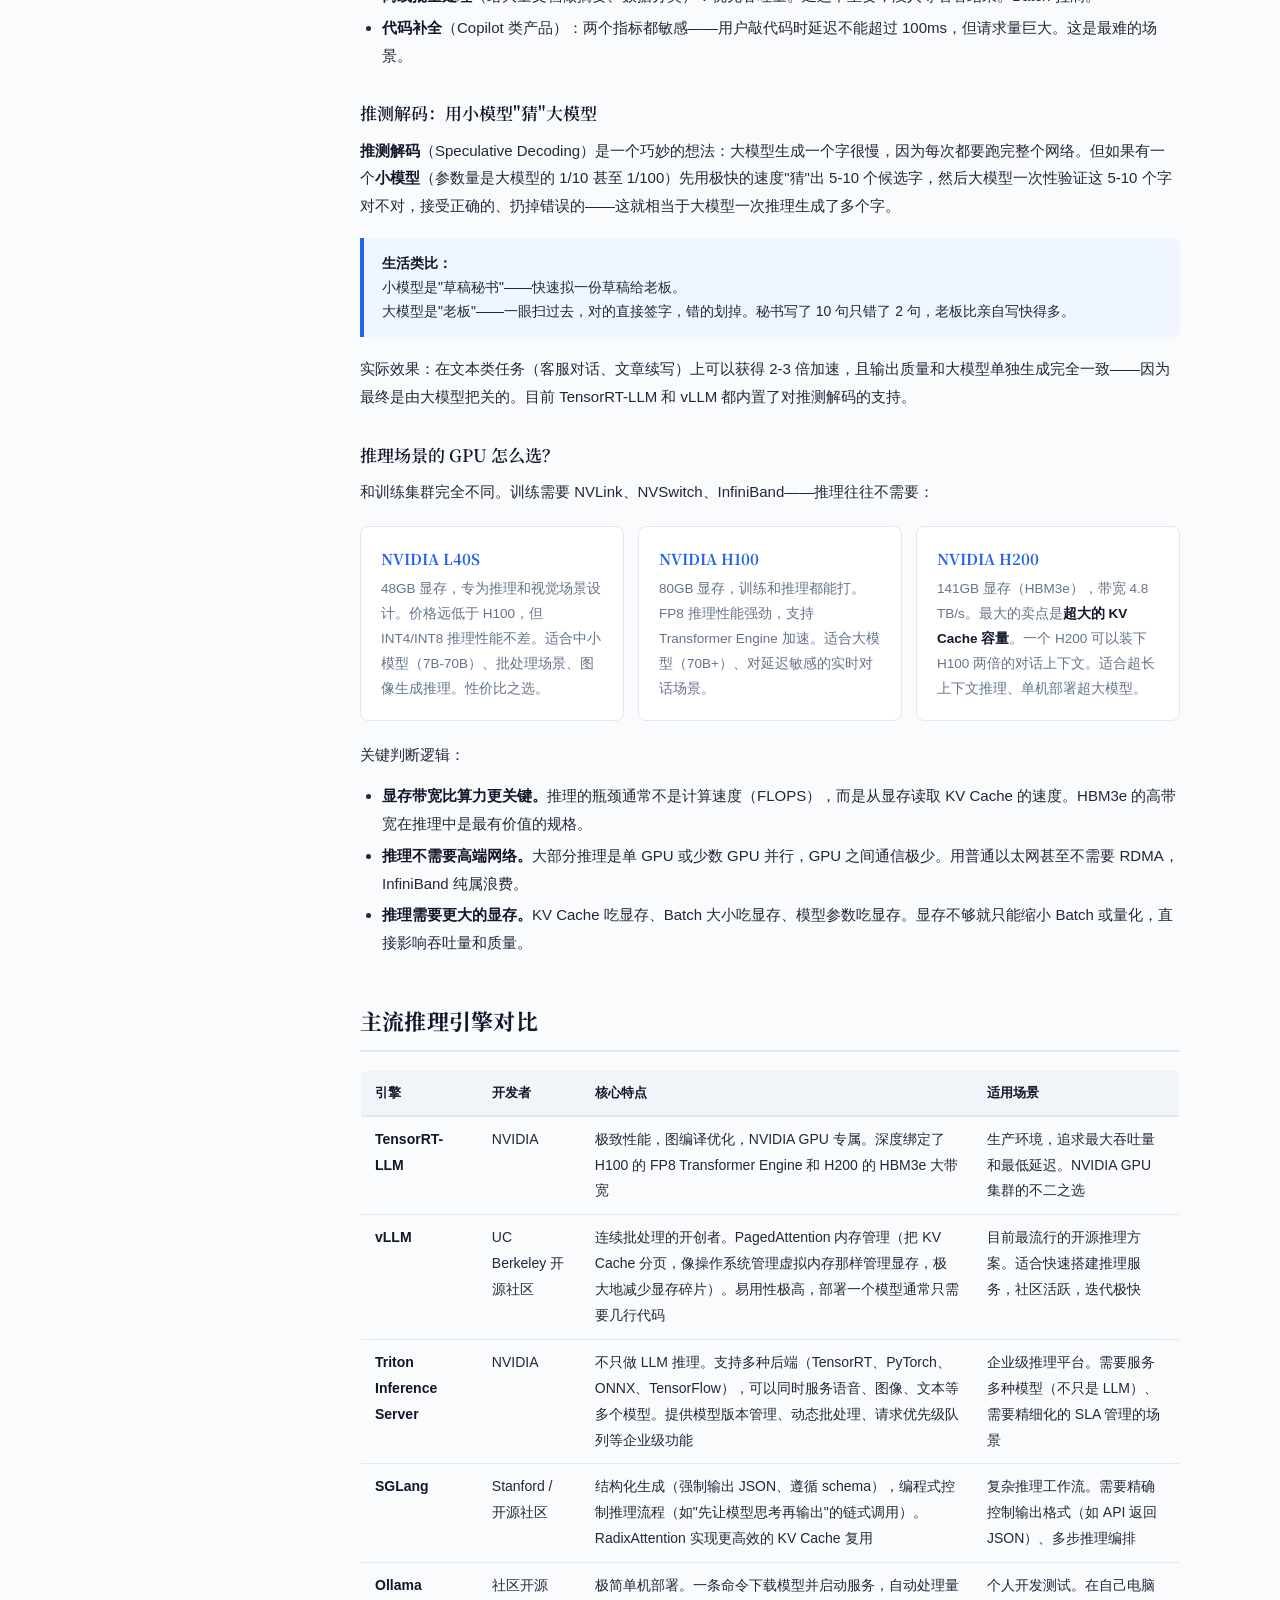
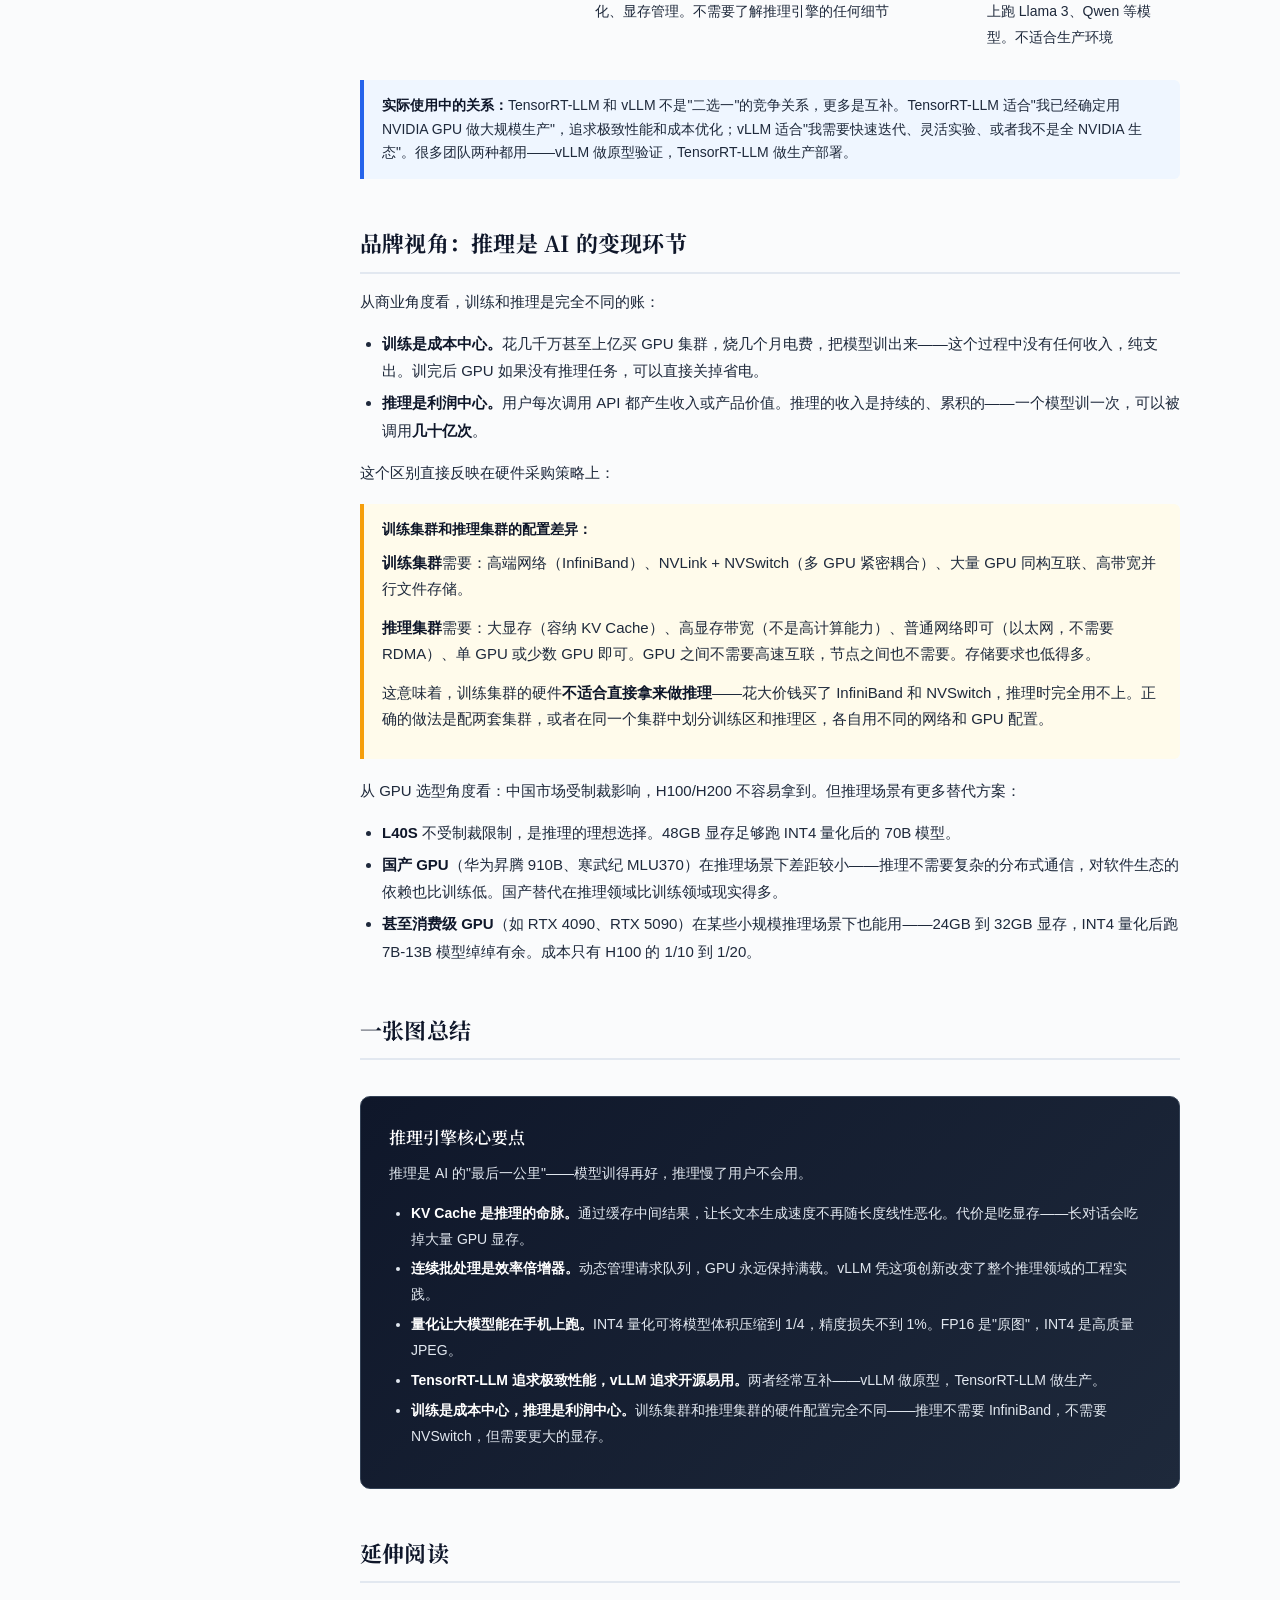
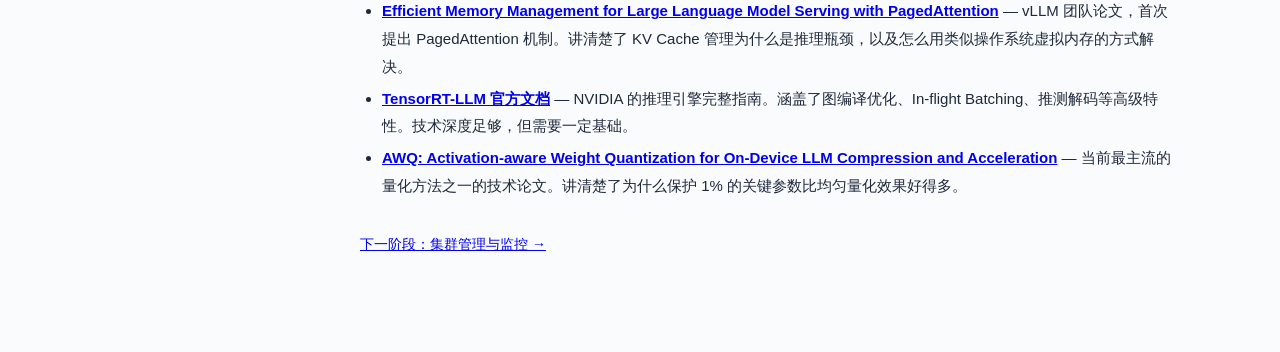
<file: stages/06-4-inference.html>
<!DOCTYPE html>
<html lang="zh-CN">
<head>
<meta charset="UTF-8">
<meta name="viewport" content="width=device-width, initial-scale=1.0">
<title>推理引擎 — 智算中心服务器全栈知识</title>
<link rel="stylesheet" href="../css/style.css">
</head>
<body>

<nav class="sidebar">
  <h2>智算中心服务器<br>全栈知识</h2>
  <div class="stage-title">阶段 1</div>
  <a href="01-overview.html">全景图：什么是智算中心</a>
  <div class="stage-title">阶段 2 · 算力</div>
  <a href="02-1-gpu-chips.html">GPU 芯片</a>
  <a href="02-2-memory.html">内存系统</a>
  <a href="02-3-gpu-servers.html">GPU 服务器整机</a>
  <div class="stage-title">阶段 3 · 网络</div>
  <a href="03-network.html">网络互联</a>
  <div class="stage-title">阶段 4 · 存储</div>
  <a href="04-storage.html">存储系统</a>
  <div class="stage-title">阶段 5 · 基础设施</div>
  <a href="05-cooling-power.html">散热与供电</a>
  <div class="stage-title">阶段 6 · 软件栈</div>
  <a href="06-1-drivers.html">驱动与加速层</a>
  <a href="06-2-containers.html">容器与资源调度</a>
  <a href="06-3-training.html">分布式训练框架</a>
  <a href="06-4-inference.html">推理引擎</a>
  <a href="06-5-monitoring.html">集群管理与监控</a>
  <div class="stage-title">总结</div>
  <a href="07-summary.html">完整参考架构</a>
</nav>

<main class="main">

<h1>阶段 6.4 · 推理引擎</h1>

<h2>场景：模型训好了，然后呢？</h2>

<p>模型训完以后，真正的产品才开始——用户发来一个问题，模型要在几百毫秒内生成回复。每次这样的一次"回复"被称为一次<strong>推理</strong>（Inference，模型根据输入产生输出的过程）。</p>

<p>训练是"造车"，推理是"开车"。训练需要巨大的计算量但不需要实时响应——没人等着训练结果，跑几十天也无所谓。推理完全不同：用户每打一个字，模型就要实时响应；高峰期可能有上万个用户同时提问，系统一个都不能卡。两者的优化方向<strong>完全不同</strong>。</p>

<p>为什么推理也需要专门的引擎？直接用 PyTorch 跑模型不行吗？</p>

<p>行是行，但慢。PyTorch 是为"灵活性"设计的——研究者可以随便改模型结构、加新算子、做各种实验。但到了生产环境，模型是<strong>固定的</strong>，你不需要灵活性，你需要的是速度。TensorRT-LLM（NVIDIA 的推理优化引擎）可以把推理速度提升 5-10 倍——这意味着同样的硬件可以服务 5-10 倍的用户，或者同样的用户量只需要 1/5 的硬件。这笔账算下来，省下的 GPU 采购成本是千万级的。</p>

<div class="callout warn">
  <strong>关键认知：</strong>推理不是训练的"附属品"。对绝大多数 AI 公司来说，训练是成本中心（花钱训练模型），推理是利润中心（用户每次调用都产生收入或价值）。推理效率直接决定了商业模式能不能跑通——推理成本降一半，毛利率可能翻倍。
</div>

<h2>核心概念</h2>

<h3>KV Cache：推理的命脉</h3>

<p><strong>KV Cache</strong>（Key-Value Cache，键值缓存）是理解推理性能的第一把钥匙。要理解它为什么重要，先看大模型是怎么逐字生成文本的。</p>

<p>大模型生成文本是"一个字一个字蹦出来的"——这叫做<strong>自回归生成</strong>（Autoregressive Generation）。具体过程：</p>

<ol>
  <li>你输入"今天天气"，模型算一次，输出"真"</li>
  <li>模型把完整的"今天天气真"再算一次，输出"好"</li>
  <li>模型把"今天天气真好"再算一次，输出下一个字……</li>
</ol>

<p>每生成一个字，模型都要"重新阅读"之前所有的字。如果每次重新读都要完整重算，那生成第 1000 个字需要重复计算前 999 个字的信息——慢得不像话。</p>

<p>KV Cache 就是用来解决这个问题的：模型在生成每个字的时候，会把中间计算结果（Key 和 Value 矩阵）缓存起来。生成下一个字时，老的 Token（文本的最小单位，可以理解为"字"或"词"的数字化表示）直接从缓存读，只需要为新 Token 计算一次。这样，生成第 1000 个字和第 1 个字的计算量几乎是相同的。</p>

<div class="callout">
  <strong>生活类比：</strong><br>
  没有 KV Cache = 每次写一个字就要把整篇文章从头读一遍。<br>
  有 KV Cache = 手里拿着之前的笔记，写新字时翻一下笔记就行，不需要重读全文。
</div>

<p>KV Cache 的问题是<strong>吃显存</strong>。一个 70B 参数的大模型（如 Llama 3 70B），处理 4096 个 Token 的上下文，KV Cache 可能占用约 2-4 GB 显存。对话越长，上下文越多，KV Cache 越大。一个长对话可以轻松吃掉所有可用 GPU 显存。这直接引出了推理领域需要解决的核心矛盾：速度、显存、吞吐量（单位时间内能处理多少请求）三者之间的平衡。</p>

<h3>Continuous Batching：让 GPU 永远不闲着</h3>

<p>在推理服务中，用户的请求是随机到达的。传统做法叫做<strong>静态批处理</strong>（Static Batching）：等服务积累一批请求，凑成一个 Batch（一批同时处理的请求），一起喂给 GPU，全部算完后再等下一批。</p>

<p>问题出在"等"上。这一批里的请求长短不一——短请求（比如回答"是"或"否"）早就算完了，但它不能离开，必须等这一批里最长的那个请求也完成，才能一起结束。GPU 在这段时间里是<strong>空转</strong>的。</p>

<p><strong>Continuous Batching</strong>（连续批处理）的做法完全不同：不设边界。一旦某个请求生成完毕，立刻把它踢出 Batch，同时塞一个新请求进来。GPU 的 Batch 大小是<strong>动态变化</strong>的，永远保持满负荷。</p>

<div class="callout">
  <strong>生活类比：</strong><br>
  静态批处理 = 餐厅等凑齐一桌子客人再开始做菜，有人先吃完也得等最慢的那个人吃完才能翻台。<br>
  连续批处理 = 有人吃完就走，立刻安排新客人坐下。座位永远坐满，翻台率最高。
</div>

<p>这个方法是 <strong>vLLM</strong>（UC Berkeley 开源的推理引擎）的核心创新。相比静态批处理，连续批处理可以把吞吐量提升 2-10 倍。今天几乎所有主流推理引擎——TensorRT-LLM、SGLang、TGI——都实现了类似机制。</p>

<h3>量化：把模型"压缩"</h3>

<p><strong>量化</strong>（Quantization）是指把模型参数从高精度数值格式转换成低精度格式，用极小的精度损失换取巨大的速度和内存收益。</p>

<p>训练大模型时，参数通常用 <strong>FP16</strong>（16 位浮点数，每个数占 2 个字节，能表示小数点后多位数字的数值格式）或 BF16 存储。推理时，可以把这些参数压到 <strong>INT8</strong>（8 位整数）/ <strong>INT4</strong>（4 位整数，每个数只占半个字节）：</p>

<table>
  <tr><th>精度</th><th>每参数占用</th><th>70B 模型显存需求</th><th>相对速度</th></tr>
  <tr><td>FP16（原始）</td><td>2 字节</td><td>约 140 GB</td><td>基准 (1x)</td></tr>
  <tr><td>INT8</td><td>1 字节</td><td>约 70 GB</td><td>约 1.5-2x</td></tr>
  <tr><td>INT4</td><td>0.5 字节</td><td>约 35 GB</td><td>约 2-4x</td></tr>
</table>

<div class="callout">
  <strong>生活类比：</strong><br>
  把一张 RAW 格式照片（100MB，无损）压缩成 JPEG（5MB，有损但肉眼几乎看不出区别）。量化就是这个逻辑——模型"瘦身"到 1/4 的体积，回答质量几乎不变。
</div>

<p>主流量化算法：</p>

<div class="concept-cards">
  <div class="concept-card">
    <h4>GPTQ</h4>
    <p>基于校准数据的逐层量化方法。用一批样本数据"观察"每一层的数据分布，按分布情况决定量化策略。需要在校准数据集上跑一次，量化完成后得到新的模型文件，直接加载使用。精度保持好，是生产环境的主流选择。</p>
  </div>
  <div class="concept-card">
    <h4>AWQ（激活感知权重量化）</h4>
    <p>发现了一个关键现象：模型中只有约 1% 的权重（参数）对结果影响巨大，直接量化这些"重要权重"会严重损失精度。AWQ 的做法是：先找出这些关键权重，在量化前把它们略微放大，量化后再还原——保护它们不受量化误差的伤害。效果通常比 GPTQ 还好。</p>
  </div>
</div>

<p>INT4 量化后，一个 70B 参数的大模型从需要 4 张 H100（每张 80GB）变成只需要 2 张，甚至一张 H200（141GB）就能跑。成本直接减半。</p>

<h2>技术要点</h2>

<h3>延迟与吞吐量的权衡</h3>

<p>推理系统有两个互相矛盾的指标：</p>

<ul>
  <li><strong>延迟</strong>（Latency，从收到请求到第一个字输出的时间+后续每个字的生成间隔）：越低越好，用户体验的关键。人盯着屏幕等回复，超过 200 毫秒就会感觉"卡"。</li>
  <li><strong>吞吐量</strong>（Throughput，单位时间内处理的总 Token 数）：越高越好，经济指标。吞吐量高意味着同样硬件能服务更多用户，单 Token 成本更低。</li>
</ul>

<p>两者是矛盾的：Batch 越大，吞吐量越高（GPU 并行处理更多请求），但每个请求的延迟也会增加（排队等计算资源）。反之，Batch 越小，延迟越低但吞吐量也低。</p>

<p>这就是推理引擎的"甜点"问题——要根据业务场景找到平衡点：</p>

<ul>
  <li><strong>实时对话</strong>（ChatGPT 类产品）：优先延迟，用户不能等。Batch 保持较小，接受较低的吞吐量。</li>
  <li><strong>离线批量处理</strong>（给大量文档做摘要、数据分类）：优先吞吐量。延迟不重要，没人等着看结果。Batch 拉满。</li>
  <li><strong>代码补全</strong>（Copilot 类产品）：两个指标都敏感——用户敲代码时延迟不能超过 100ms，但请求量巨大。这是最难的场景。</li>
</ul>

<h3>推测解码：用小模型"猜"大模型</h3>

<p><strong>推测解码</strong>（Speculative Decoding）是一个巧妙的想法：大模型生成一个字很慢，因为每次都要跑完整个网络。但如果有一个<strong>小模型</strong>（参数量是大模型的 1/10 甚至 1/100）先用极快的速度"猜"出 5-10 个候选字，然后大模型一次性验证这 5-10 个字对不对，接受正确的、扔掉错误的——这就相当于大模型一次推理生成了多个字。</p>

<div class="callout">
  <strong>生活类比：</strong><br>
  小模型是"草稿秘书"——快速拟一份草稿给老板。<br>
  大模型是"老板"——一眼扫过去，对的直接签字，错的划掉。秘书写了 10 句只错了 2 句，老板比亲自写快得多。
</div>

<p>实际效果：在文本类任务（客服对话、文章续写）上可以获得 2-3 倍加速，且输出质量和大模型单独生成完全一致——因为最终是由大模型把关的。目前 TensorRT-LLM 和 vLLM 都内置了对推测解码的支持。</p>

<h3>推理场景的 GPU 怎么选？</h3>

<p>和训练集群完全不同。训练需要 NVLink、NVSwitch、InfiniBand——推理往往不需要：</p>

<div class="concept-cards">
  <div class="concept-card">
    <h4>NVIDIA L40S</h4>
    <p>48GB 显存，专为推理和视觉场景设计。价格远低于 H100，但 INT4/INT8 推理性能不差。适合中小模型（7B-70B）、批处理场景、图像生成推理。性价比之选。</p>
  </div>
  <div class="concept-card">
    <h4>NVIDIA H100</h4>
    <p>80GB 显存，训练和推理都能打。FP8 推理性能强劲，支持 Transformer Engine 加速。适合大模型（70B+）、对延迟敏感的实时对话场景。</p>
  </div>
  <div class="concept-card">
    <h4>NVIDIA H200</h4>
    <p>141GB 显存（HBM3e），带宽 4.8 TB/s。最大的卖点是<strong>超大的 KV Cache 容量</strong>。一个 H200 可以装下 H100 两倍的对话上下文。适合超长上下文推理、单机部署超大模型。</p>
  </div>
</div>

<p>关键判断逻辑：</p>
<ul>
  <li><strong>显存带宽比算力更关键。</strong>推理的瓶颈通常不是计算速度（FLOPS），而是从显存读取 KV Cache 的速度。HBM3e 的高带宽在推理中是最有价值的规格。</li>
  <li><strong>推理不需要高端网络。</strong>大部分推理是单 GPU 或少数 GPU 并行，GPU 之间通信极少。用普通以太网甚至不需要 RDMA，InfiniBand 纯属浪费。</li>
  <li><strong>推理需要更大的显存。</strong>KV Cache 吃显存、Batch 大小吃显存、模型参数吃显存。显存不够就只能缩小 Batch 或量化，直接影响吞吐量和质量。</li>
</ul>

<h2>主流推理引擎对比</h2>

<table>
  <tr><th>引擎</th><th>开发者</th><th>核心特点</th><th>适用场景</th></tr>
  <tr>
    <td><strong>TensorRT-LLM</strong></td>
    <td>NVIDIA</td>
    <td>极致性能，图编译优化，NVIDIA GPU 专属。深度绑定了 H100 的 FP8 Transformer Engine 和 H200 的 HBM3e 大带宽</td>
    <td>生产环境，追求最大吞吐量和最低延迟。NVIDIA GPU 集群的不二之选</td>
  </tr>
  <tr>
    <td><strong>vLLM</strong></td>
    <td>UC Berkeley 开源社区</td>
    <td>连续批处理的开创者。PagedAttention 内存管理（把 KV Cache 分页，像操作系统管理虚拟内存那样管理显存，极大地减少显存碎片）。易用性极高，部署一个模型通常只需要几行代码</td>
    <td>目前最流行的开源推理方案。适合快速搭建推理服务，社区活跃，迭代极快</td>
  </tr>
  <tr>
    <td><strong>Triton Inference Server</strong></td>
    <td>NVIDIA</td>
    <td>不只做 LLM 推理。支持多种后端（TensorRT、PyTorch、ONNX、TensorFlow），可以同时服务语音、图像、文本等多个模型。提供模型版本管理、动态批处理、请求优先级队列等企业级功能</td>
    <td>企业级推理平台。需要服务多种模型（不只是 LLM）、需要精细化的 SLA 管理的场景</td>
  </tr>
  <tr>
    <td><strong>SGLang</strong></td>
    <td>Stanford / 开源社区</td>
    <td>结构化生成（强制输出 JSON、遵循 schema），编程式控制推理流程（如"先让模型思考再输出"的链式调用）。RadixAttention 实现更高效的 KV Cache 复用</td>
    <td>复杂推理工作流。需要精确控制输出格式（如 API 返回 JSON）、多步推理编排</td>
  </tr>
  <tr>
    <td><strong>Ollama</strong></td>
    <td>社区开源</td>
    <td>极简单机部署。一条命令下载模型并启动服务，自动处理量化、显存管理。不需要了解推理引擎的任何细节</td>
    <td>个人开发测试。在自己电脑上跑 Llama 3、Qwen 等模型。不适合生产环境</td>
  </tr>
</table>

<div class="callout">
  <strong>实际使用中的关系：</strong>TensorRT-LLM 和 vLLM 不是"二选一"的竞争关系，更多是互补。TensorRT-LLM 适合"我已经确定用 NVIDIA GPU 做大规模生产"，追求极致性能和成本优化；vLLM 适合"我需要快速迭代、灵活实验、或者我不是全 NVIDIA 生态"。很多团队两种都用——vLLM 做原型验证，TensorRT-LLM 做生产部署。
</div>

<h2>品牌视角：推理是 AI 的变现环节</h2>

<p>从商业角度看，训练和推理是完全不同的账：</p>

<ul>
  <li><strong>训练是成本中心。</strong>花几千万甚至上亿买 GPU 集群，烧几个月电费，把模型训出来——这个过程中没有任何收入，纯支出。训完后 GPU 如果没有推理任务，可以直接关掉省电。</li>
  <li><strong>推理是利润中心。</strong>用户每次调用 API 都产生收入或产品价值。推理的收入是持续的、累积的——一个模型训一次，可以被调用<strong>几十亿次</strong>。</li>
</ul>

<p>这个区别直接反映在硬件采购策略上：</p>

<div class="callout warn">
  <strong>训练集群和推理集群的配置差异：</strong>

  <p style="margin-top: 8px;"><strong>训练集群</strong>需要：高端网络（InfiniBand）、NVLink + NVSwitch（多 GPU 紧密耦合）、大量 GPU 同构互联、高带宽并行文件存储。</p>

  <p style="margin-top: 8px;"><strong>推理集群</strong>需要：大显存（容纳 KV Cache）、高显存带宽（不是高计算能力）、普通网络即可（以太网，不需要 RDMA）、单 GPU 或少数 GPU 即可。GPU 之间不需要高速互联，节点之间也不需要。存储要求也低得多。</p>

  <p style="margin-top: 8px;">这意味着，训练集群的硬件<strong>不适合直接拿来做推理</strong>——花大价钱买了 InfiniBand 和 NVSwitch，推理时完全用不上。正确的做法是配两套集群，或者在同一个集群中划分训练区和推理区，各自用不同的网络和 GPU 配置。</p>
</div>

<p>从 GPU 选型角度看：中国市场受制裁影响，H100/H200 不容易拿到。但推理场景有更多替代方案：</p>
<ul>
  <li><strong>L40S</strong> 不受制裁限制，是推理的理想选择。48GB 显存足够跑 INT4 量化后的 70B 模型。</li>
  <li><strong>国产 GPU</strong>（华为昇腾 910B、寒武纪 MLU370）在推理场景下差距较小——推理不需要复杂的分布式通信，对软件生态的依赖也比训练低。国产替代在推理领域比训练领域现实得多。</li>
  <li><strong>甚至消费级 GPU</strong>（如 RTX 4090、RTX 5090）在某些小规模推理场景下也能用——24GB 到 32GB 显存，INT4 量化后跑 7B-13B 模型绰绰有余。成本只有 H100 的 1/10 到 1/20。</li>
</ul>

<h2>一张图总结</h2>

<div class="summary-box">
  <h3>推理引擎核心要点</h3>
  <p>推理是 AI 的"最后一公里"——模型训得再好，推理慢了用户不会用。</p>
  <ul>
    <li><strong>KV Cache 是推理的命脉。</strong>通过缓存中间结果，让长文本生成速度不再随长度线性恶化。代价是吃显存——长对话会吃掉大量 GPU 显存。</li>
    <li><strong>连续批处理是效率倍增器。</strong>动态管理请求队列，GPU 永远保持满载。vLLM 凭这项创新改变了整个推理领域的工程实践。</li>
    <li><strong>量化让大模型能在手机上跑。</strong>INT4 量化可将模型体积压缩到 1/4，精度损失不到 1%。FP16 是"原图"，INT4 是高质量 JPEG。</li>
    <li><strong>TensorRT-LLM 追求极致性能，vLLM 追求开源易用。</strong>两者经常互补——vLLM 做原型，TensorRT-LLM 做生产。</li>
    <li><strong>训练是成本中心，推理是利润中心。</strong>训练集群和推理集群的硬件配置完全不同——推理不需要 InfiniBand，不需要 NVSwitch，但需要更大的显存。</li>
  </ul>
</div>

<h2>延伸阅读</h2>

<ul>
  <li><strong><a href="https://arxiv.org/abs/2309.06180" target="_blank">Efficient Memory Management for Large Language Model Serving with PagedAttention</a></strong> — vLLM 团队论文，首次提出 PagedAttention 机制。讲清楚了 KV Cache 管理为什么是推理瓶颈，以及怎么用类似操作系统虚拟内存的方式解决。</li>
  <li><strong><a href="https://developer.nvidia.com/tensorrt-llm" target="_blank">TensorRT-LLM 官方文档</a></strong> — NVIDIA 的推理引擎完整指南。涵盖了图编译优化、In-flight Batching、推测解码等高级特性。技术深度足够，但需要一定基础。</li>
  <li><strong><a href="https://arxiv.org/abs/2306.08500" target="_blank">AWQ: Activation-aware Weight Quantization for On-Device LLM Compression and Acceleration</a></strong> — 当前最主流的量化方法之一的技术论文。讲清楚了为什么保护 1% 的关键参数比均匀量化效果好得多。</li>
</ul>

<p style="margin-top: 32px; font-size: 14px; color: var(--color-muted);">
  <a href="06-5-monitoring.html">下一阶段：集群管理与监控 →</a>
</p>

</main>

<script src="../js/nav.js"></script>
</body>
</html>
</file>
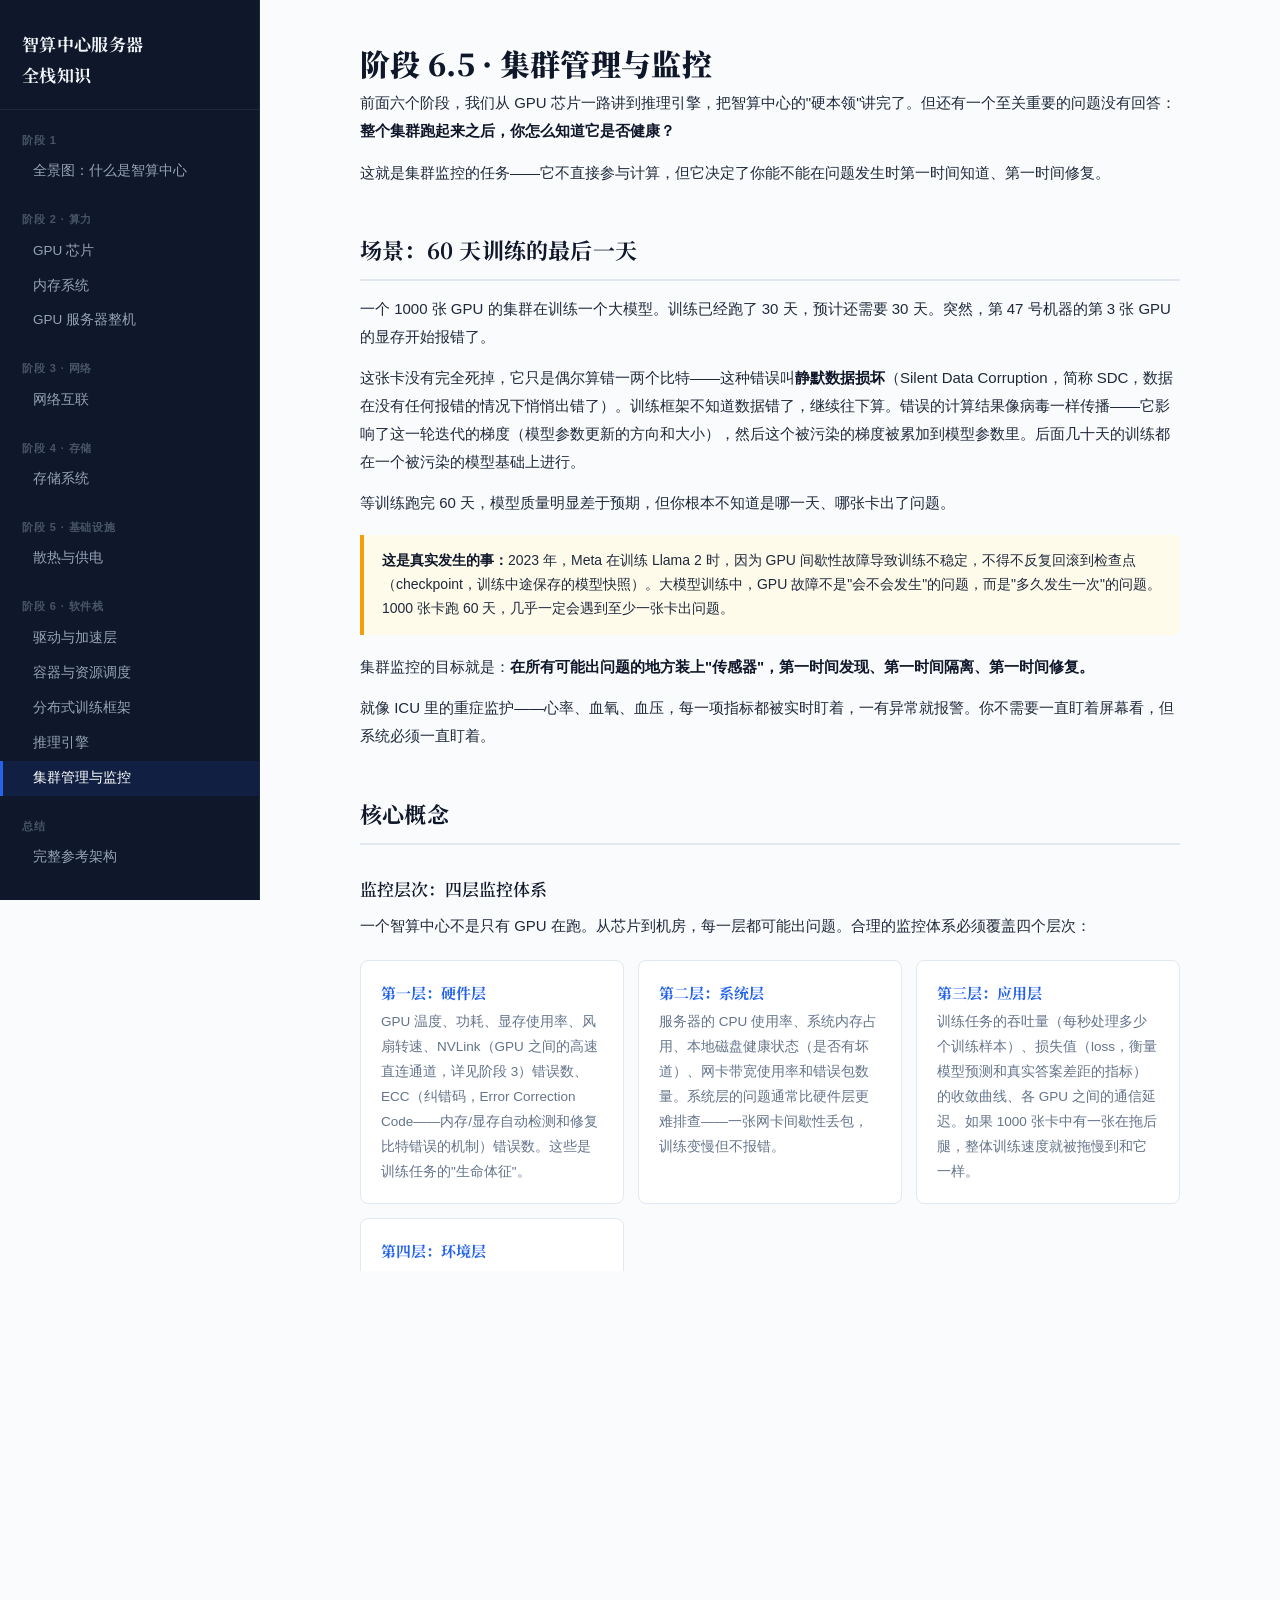
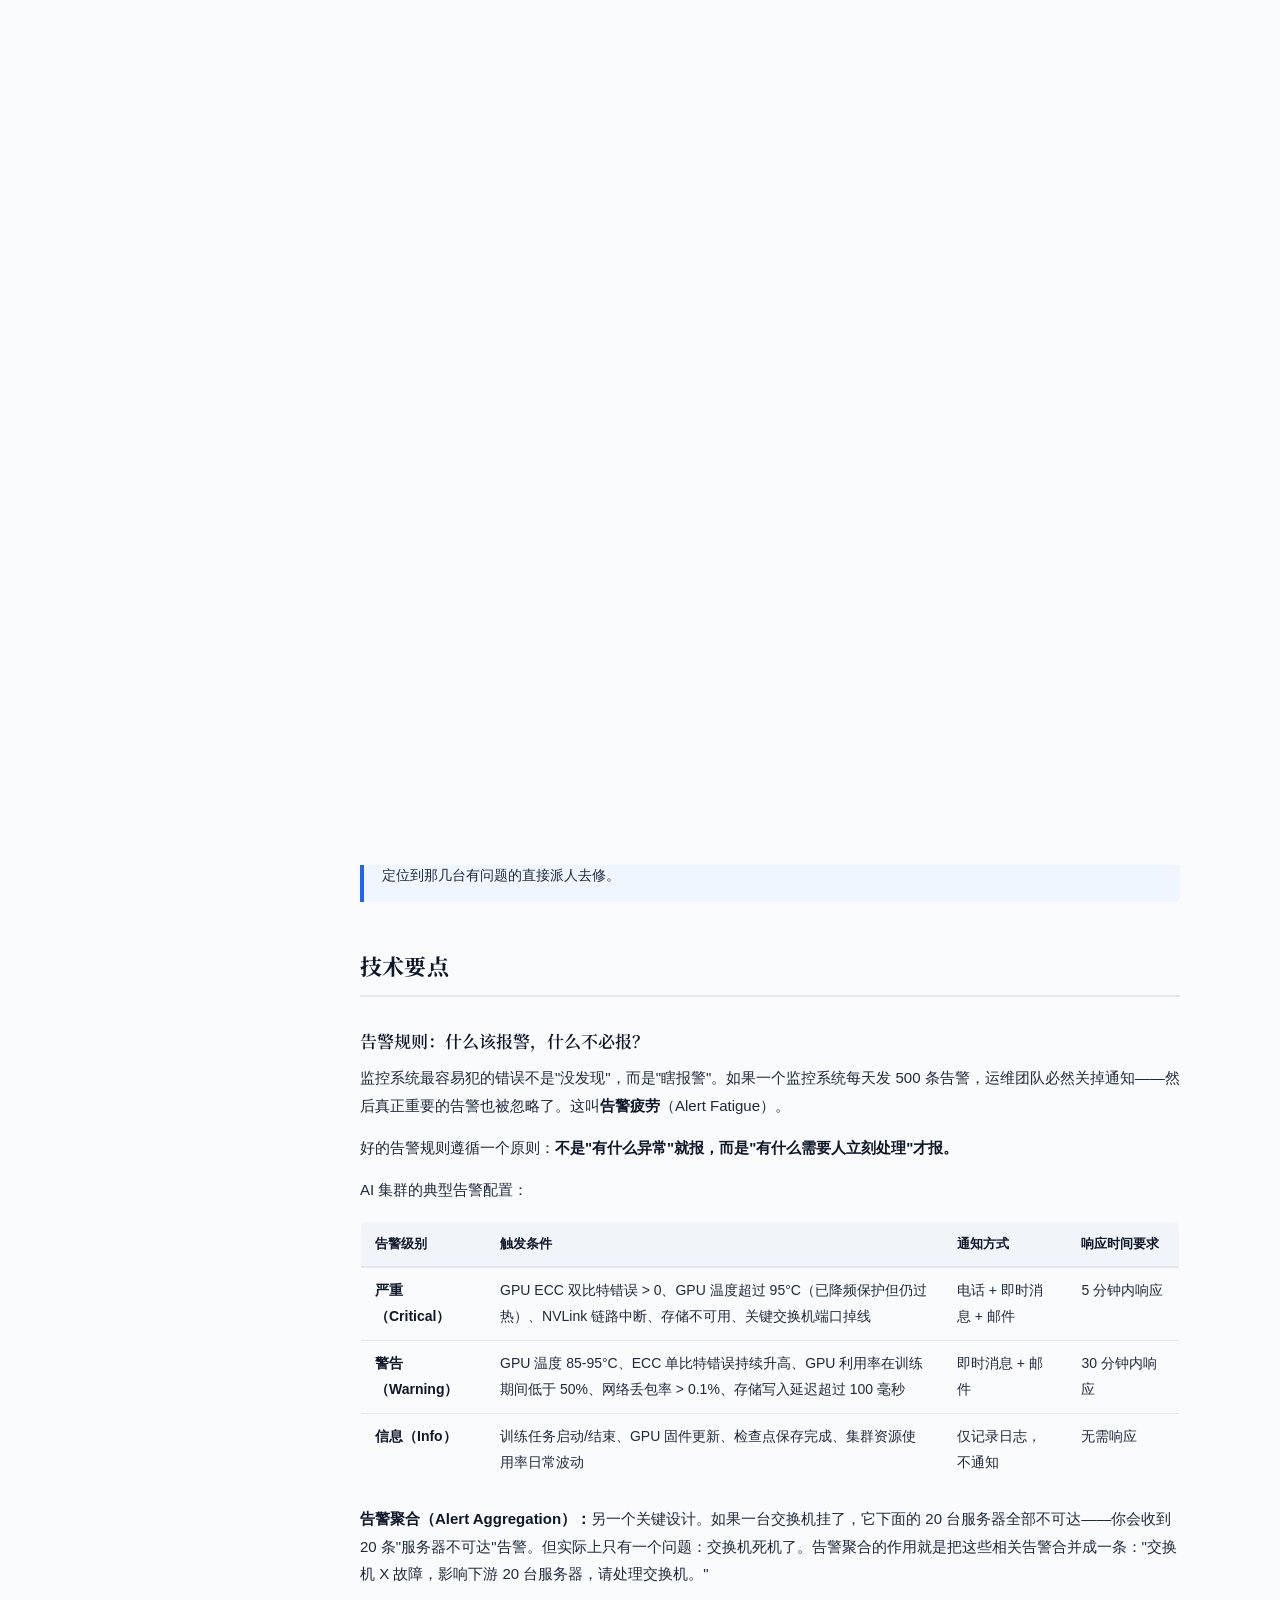
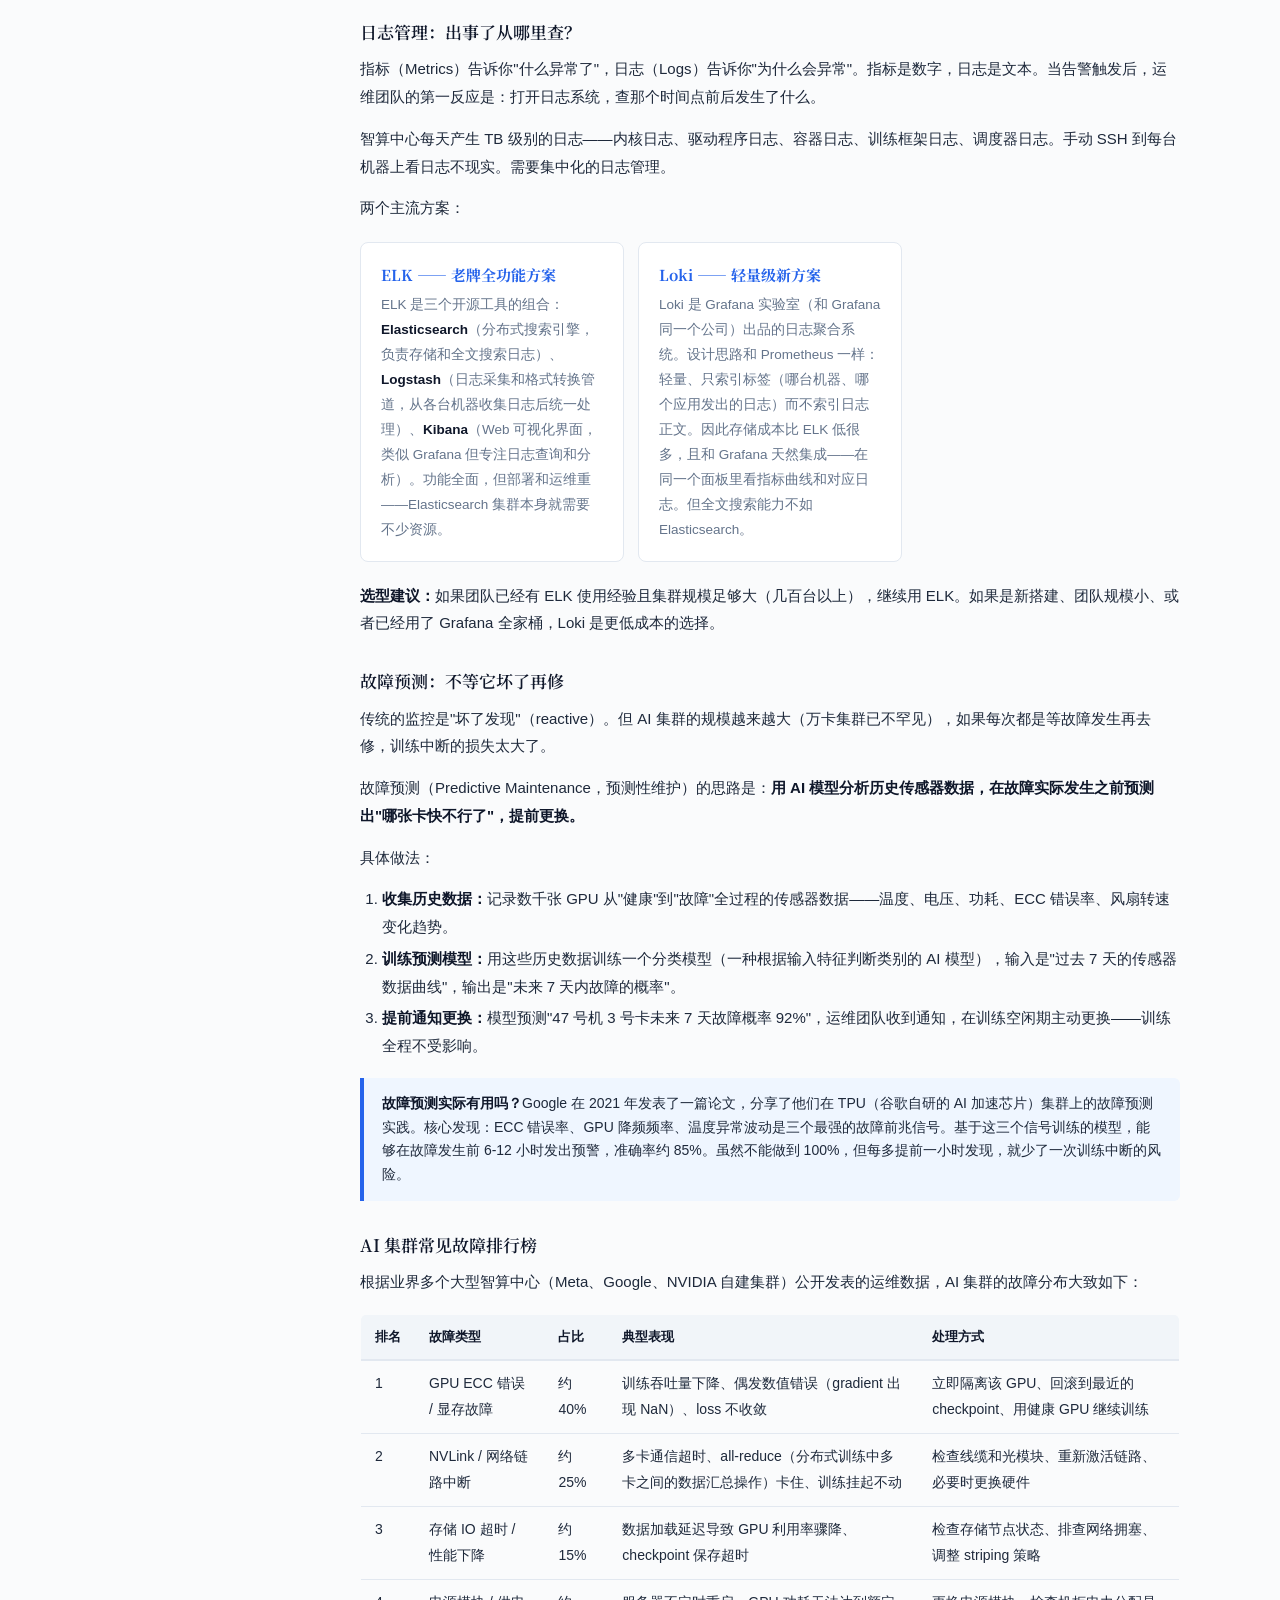
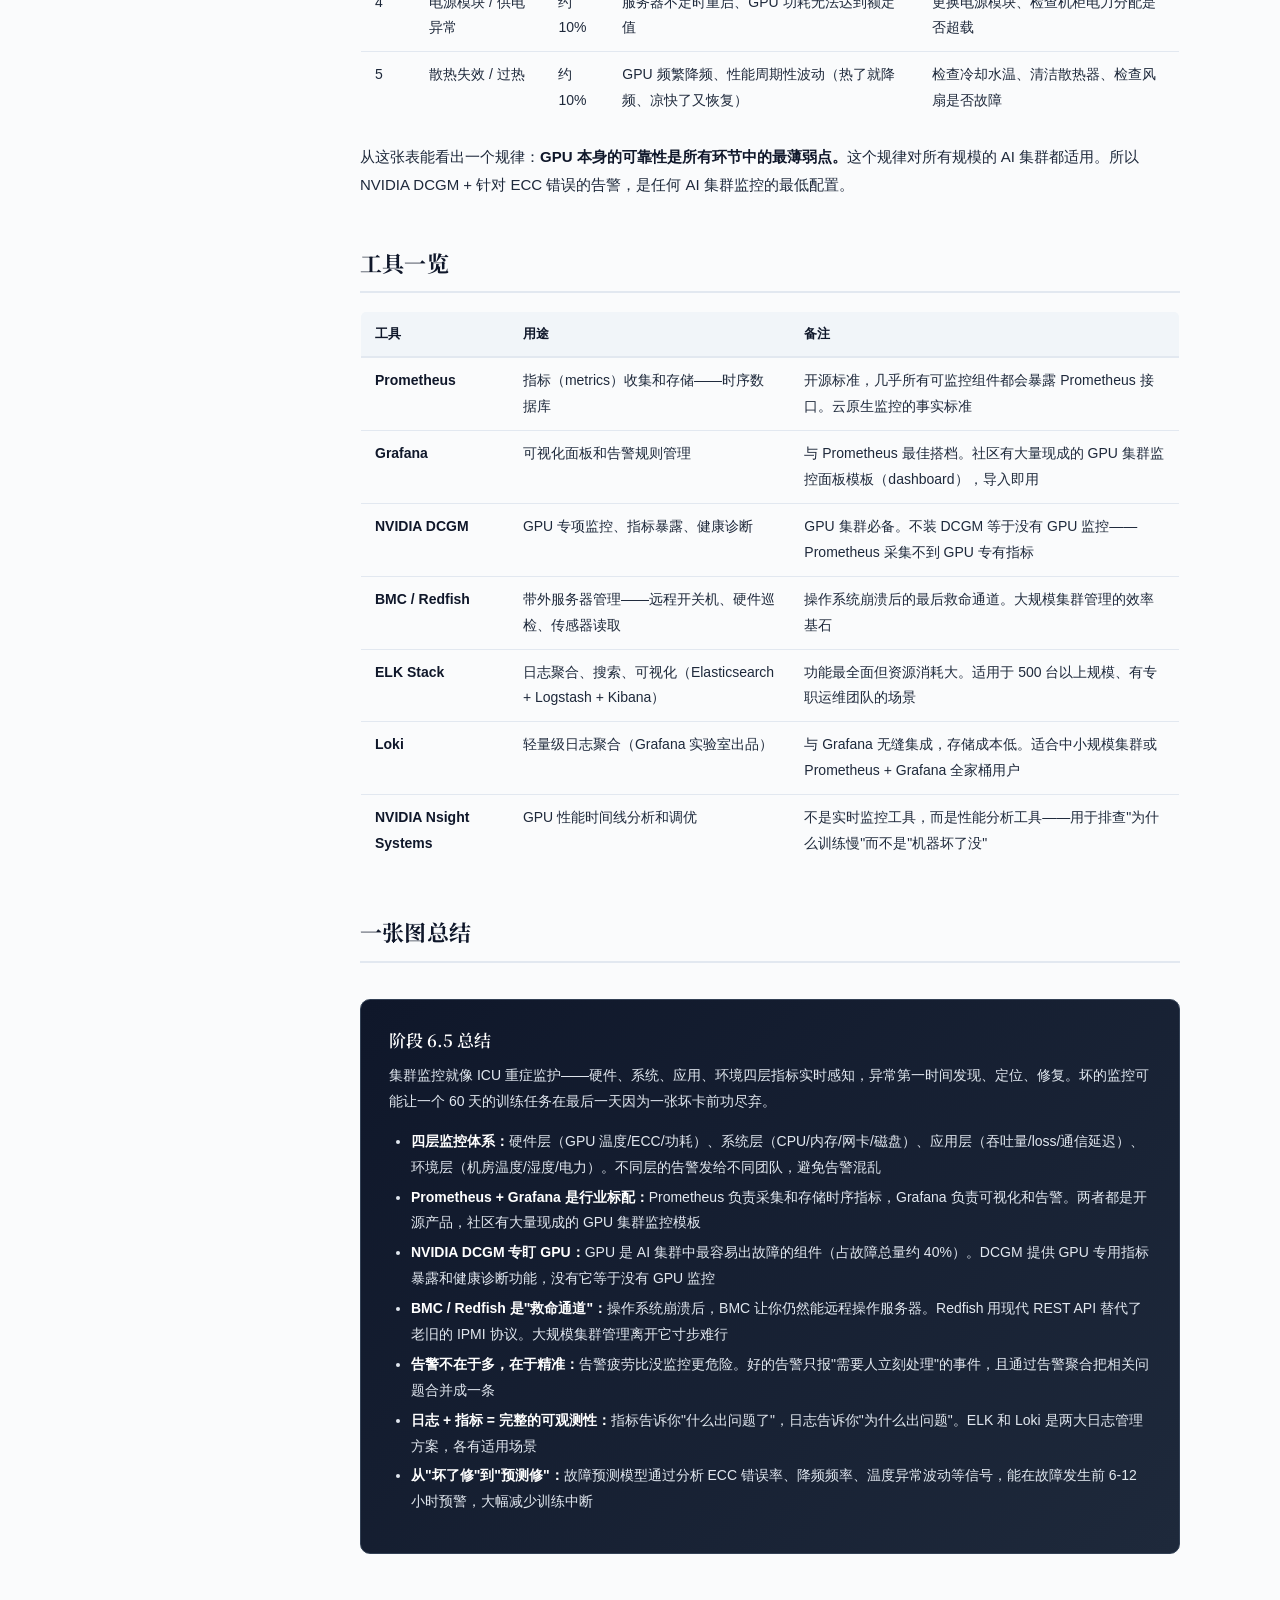
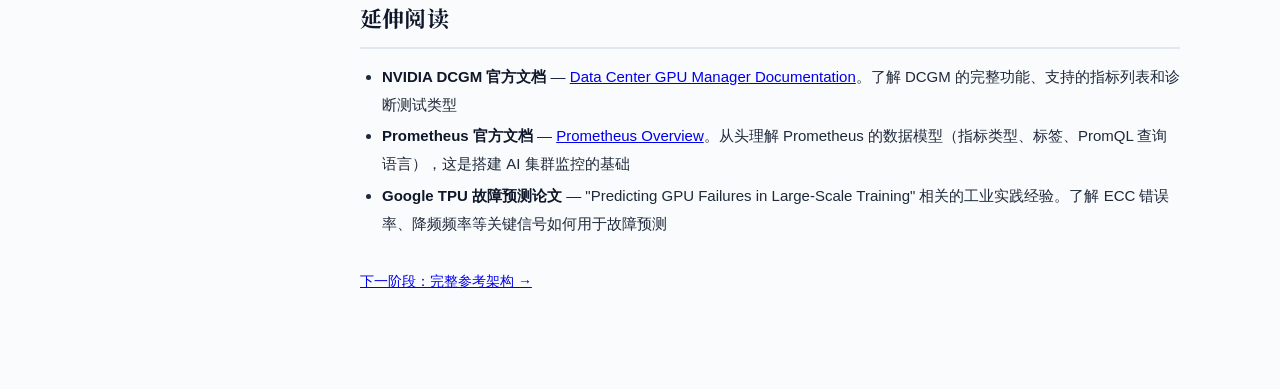
<file: stages/06-5-monitoring.html>
<!DOCTYPE html>
<html lang="zh-CN">
<head>
<meta charset="UTF-8">
<meta name="viewport" content="width=device-width, initial-scale=1.0">
<title>集群管理与监控 — 智算中心服务器全栈知识</title>
<link rel="stylesheet" href="../css/style.css">
</head>
<body>

<nav class="sidebar">
  <h2>智算中心服务器<br>全栈知识</h2>
  <div class="stage-title">阶段 1</div>
  <a href="01-overview.html">全景图：什么是智算中心</a>
  <div class="stage-title">阶段 2 · 算力</div>
  <a href="02-1-gpu-chips.html">GPU 芯片</a>
  <a href="02-2-memory.html">内存系统</a>
  <a href="02-3-gpu-servers.html">GPU 服务器整机</a>
  <div class="stage-title">阶段 3 · 网络</div>
  <a href="03-network.html">网络互联</a>
  <div class="stage-title">阶段 4 · 存储</div>
  <a href="04-storage.html">存储系统</a>
  <div class="stage-title">阶段 5 · 基础设施</div>
  <a href="05-cooling-power.html">散热与供电</a>
  <div class="stage-title">阶段 6 · 软件栈</div>
  <a href="06-1-drivers.html">驱动与加速层</a>
  <a href="06-2-containers.html">容器与资源调度</a>
  <a href="06-3-training.html">分布式训练框架</a>
  <a href="06-4-inference.html">推理引擎</a>
  <a href="06-5-monitoring.html" class="active">集群管理与监控</a>
  <div class="stage-title">总结</div>
  <a href="07-summary.html">完整参考架构</a>
</nav>

<main class="main">

<h1>阶段 6.5 · 集群管理与监控</h1>

<p>前面六个阶段，我们从 GPU 芯片一路讲到推理引擎，把智算中心的"硬本领"讲完了。但还有一个至关重要的问题没有回答：<strong>整个集群跑起来之后，你怎么知道它是否健康？</strong></p>

<p>这就是集群监控的任务——它不直接参与计算，但它决定了你能不能在问题发生时第一时间知道、第一时间修复。</p>

<h2>场景：60 天训练的最后一天</h2>

<p>一个 1000 张 GPU 的集群在训练一个大模型。训练已经跑了 30 天，预计还需要 30 天。突然，第 47 号机器的第 3 张 GPU 的显存开始报错了。</p>

<p>这张卡没有完全死掉，它只是偶尔算错一两个比特——这种错误叫<strong>静默数据损坏</strong>（Silent Data Corruption，简称 SDC，数据在没有任何报错的情况下悄悄出错了）。训练框架不知道数据错了，继续往下算。错误的计算结果像病毒一样传播——它影响了这一轮迭代的梯度（模型参数更新的方向和大小），然后这个被污染的梯度被累加到模型参数里。后面几十天的训练都在一个被污染的模型基础上进行。</p>

<p>等训练跑完 60 天，模型质量明显差于预期，但你根本不知道是哪一天、哪张卡出了问题。</p>

<div class="callout warn">
  <strong>这是真实发生的事：</strong>2023 年，Meta 在训练 Llama 2 时，因为 GPU 间歇性故障导致训练不稳定，不得不反复回滚到检查点（checkpoint，训练中途保存的模型快照）。大模型训练中，GPU 故障不是"会不会发生"的问题，而是"多久发生一次"的问题。1000 张卡跑 60 天，几乎一定会遇到至少一张卡出问题。
</div>

<p>集群监控的目标就是：<strong>在所有可能出问题的地方装上"传感器"，第一时间发现、第一时间隔离、第一时间修复。</strong></p>

<p>就像 ICU 里的重症监护——心率、血氧、血压，每一项指标都被实时盯着，一有异常就报警。你不需要一直盯着屏幕看，但系统必须一直盯着。</p>

<h2>核心概念</h2>

<h3>监控层次：四层监控体系</h3>

<p>一个智算中心不是只有 GPU 在跑。从芯片到机房，每一层都可能出问题。合理的监控体系必须覆盖四个层次：</p>

<div class="concept-cards">
  <div class="concept-card">
    <h4>第一层：硬件层</h4>
    <p>GPU 温度、功耗、显存使用率、风扇转速、NVLink（GPU 之间的高速直连通道，详见阶段 3）错误数、ECC（纠错码，Error Correction Code——内存/显存自动检测和修复比特错误的机制）错误数。这些是训练任务的"生命体征"。</p>
  </div>
  <div class="concept-card">
    <h4>第二层：系统层</h4>
    <p>服务器的 CPU 使用率、系统内存占用、本地磁盘健康状态（是否有坏道）、网卡带宽使用率和错误包数量。系统层的问题通常比硬件层更难排查——一张网卡间歇性丢包，训练变慢但不报错。</p>
  </div>
  <div class="concept-card">
    <h4>第三层：应用层</h4>
    <p>训练任务的吞吐量（每秒处理多少个训练样本）、损失值（loss，衡量模型预测和真实答案差距的指标）的收敛曲线、各 GPU 之间的通信延迟。如果 1000 张卡中有一张在拖后腿，整体训练速度就被拖慢到和它一样。</p>
  </div>
  <div class="concept-card">
    <h4>第四层：环境层</h4>
    <p>机房的温度（进风口和出风口都要测）、湿度（太干会产生静电，太湿会结露腐蚀电路）、冷却水的温度和流量、电力输入的电压和功率。环境问题通常是"慢性病"——不会一下子导致崩溃，但会持续加速硬件老化。</p>
  </div>
</div>

<p><strong>为什么要分四层？</strong>因为不同层的问题由不同的团队负责。GPU 错误由硬件团队排查，网络丢包由网络团队排查，训练收敛异常由算法团队排查。如果监控系统不分层，所有告警混在一起，面对成百上千条告警，没人知道该谁去处理。</p>

<p><strong>一个典型的问题定位链：</strong>训练吞吐量突然下降 30%（应用层发现）→ 查看网络延迟，发现 47 号机器到交换机的链路延迟异常高（系统层定位）→ 查 47 号机器的网卡日志，发现大量 CRC 错误（校验错误，数据包在传输中损坏了）→ 更换网卡光纤线缆（硬件层修复）。没有分层监控，你连从哪里查都不知道。</p>

<h3>Prometheus + Grafana：监控系统的"标配"组合</h3>

<p>在智算中心监控领域，有一个几乎无人不用的搭配：Prometheus 负责"采集和存储"，Grafana 负责"展示和告警"。</p>

<div class="concept-cards">
  <div class="concept-card">
    <h4>Prometheus（时序数据库 + 指标采集）</h4>
    <p>Prometheus 是一个专门存储<strong>时序数据</strong>（time-series data，带时间戳的数值序列，比如"GPU 温度在过去 10 分钟每分钟是多少度"）的数据库。它每隔几秒从集群中所有设备拉取一次指标数据，存到本地。它不存图片、不存日志、不存文件——<strong>只存数字指标</strong>。因为是专用数据库，查询"过去一小时内所有 GPU 的平均温度"这种操作极快。</p>
  </div>
  <div class="concept-card">
    <h4>Grafana（可视化面板 + 告警）</h4>
    <p>Grafana 是一个仪表盘工具，连接到 Prometheus（和其他数据源），把枯燥的数值变成图表和曲线。它还能定义告警规则——比如"过去 5 分钟内有任何 GPU 温度超过 85 度，就发一条通知到飞书/钉钉/邮件"。运维人员不用盯着屏幕，手机会收到告警。</p>
  </div>
</div>

<p><strong>生活类比：</strong>Prometheus 就像医院的"电子病历数据库"——每次测量的体温、心率、血压都被记录在案，随时可以查历史。Grafana 就像 ICU 床头的"监护仪屏幕"——不是原始数据，而是可视化的曲线和数字，异常时自动报警。病历数据库 + 监护仪屏幕，缺一不可。</p>

<div class="callout">
  <strong>为什么 Prometheus 在行业里成为标准：</strong>Prometheus 不用你在被监控的机器上装复杂的代理程序。它采用"拉取模式"（pull model）——Prometheus 服务器主动去每台机器上"抓取"指标数据，被监控端只需要暴露一个 HTTP 接口。这种方式的好处是：被监控的机器不需要主动向监控服务器汇报，如果一台机器挂了，Prometheus 自然就抓不到它的数据了，立刻就能发现。而"推送模式"（push model，被监控端主动上报）的问题是——机器挂了就不推了，你得靠"没收到数据"来判断故障，判断逻辑更复杂。
</div>

<h3>NVIDIA DCGM：专盯 GPU 的"专科医生"</h3>

<p>Prometheus 是"全科医生"，什么指标都能采。但 GPU 的健康状态有一堆复杂的、GPU 特有的指标需要采集——这些指标 Prometheus 自己不懂。这时候需要 NVIDIA DCGM（Data Center GPU Manager，数据中心 GPU 管理器）。</p>

<p>DCGM 是 NVIDIA 官方出品的 GPU 监控工具包。它的两个核心功能：</p>

<ul>
  <li><strong>暴露 GPU 指标给 Prometheus：</strong>DCGM 从 GPU 驱动层面采集详细指标——GPU 利用率、显存带宽使用量、温度、功耗、ECC 错误计数、NVLink 各链路带宽——然后通过一个标准接口交给 Prometheus 采集。</li>
  <li><strong>GPU 健康诊断：</strong>DCGM 可以运行诊断测试（diagnostic tests）——对 GPU 的计算单元、显存、互联链路做全面检查。训练任务提交之前先跑一轮 DCGM 诊断，确认所有 GPU 健康再开始训练，可以避免"训练跑到一半才发现坏卡"。</li>
</ul>

<p>DCGM 采集的核心 GPU 指标：</p>

<table>
  <tr><th>指标名称</th><th>含义</th><th>正常范围</th><th>告警阈值（参考）</th></tr>
  <tr><td>GPU 利用率（GPU Utilization）</td><td>GPU 计算核心在忙的比例</td><td>训练中 90%-100%</td><td>训练时低于 50% 说明有事卡住了</td></tr>
  <tr><td>显存占用（FB Used）</td><td>显存使用量 / 总显存</td><td>视模型大小而定</td><td>接近 100% 且持续增长则可能内存泄漏</td></tr>
  <tr><td>GPU 温度（GPU Temp）</td><td>核心温度</td><td>满负载下 60-80°C</td><td>超过 85°C 为警告，超过 90°C 会降频保护</td></tr>
  <tr><td>功耗（Power Draw）</td><td>当前功耗 / 额定功耗</td><td>满负载下 80%-100%</td><td>功耗异常低（比如 20%）说明 GPU 没在干活</td></tr>
  <tr><td>ECC 错误（ECC Errors）</td><td>显存单比特 / 双比特纠错次数</td><td>0（理想状态）</td><td>任何大于 0 的 ECC 错误都值得调查</td></tr>
  <tr><td>NVLink 错误（NVLink Errors）</td><td>GPU 间互联链路的错误计数</td><td>0</td><td>任何错误都表示链路或线缆可能有问题</td></tr>
  <tr><td>GPU 降频状态（Throttle Reason）</td><td>GPU 是否因为温度/功耗限制主动降频</td><td>无降频</td><td>出现降频则散热或供电不足</td></tr>
</table>

<div class="callout warn">
  <strong>ECC 错误是最常见的 GPU 故障信号：</strong>ECC 错误分为两种——单比特错误（SBE，Single Bit Error，可以被硬件自动纠正）和双比特错误（DBE，Double Bit Error，无法被硬件纠正）。偶尔几个 SBE 不需要恐慌，但如果某一台机器的某张卡持续产生 SBE，这只说明一件事：这张卡在"走向死亡"的路上。最好的策略是：不等它变成 DBE 导致训练崩溃，提前把它隔离出训练任务。
</div>

<h3>BMC / Redfish：主机死机了也能管的"救命通道"</h3>

<p>前面讲的 Prometheus、DCGM，都依赖于服务器的操作系统正常运行。如果操作系统崩溃了（内核 panic）、机器完全没响应了，你怎么诊断？怎么重启？</p>

<p>答案在每台服务器主板上的一个小芯片里——<strong>BMC</strong>（Baseboard Management Controller，基板管理控制器）。</p>

<p>BMC 本质上是一个微缩版的小计算机，有自己的 CPU、内存、存储和独立网口。只要服务器还插着电源（哪怕你按了关机键），BMC 就在运行。通过 BMC，你可以：</p>

<ul>
  <li><strong>远程开机、关机、重启</strong> —— 就像你人站在机房里按了物理电源键</li>
  <li><strong>查看硬件清单</strong> —— 主板型号、CPU 型号、内存条型号和序列号、所有 PCIe 设备的型号，全都能查</li>
  <li><strong>读取几百个传感器数据</strong> —— 不仅 GPU 的温度，还包括进风口温度、各块主板区域的温度、电源模块的温度</li>
  <li><strong>远程挂载虚拟光驱</strong> —— 通过网络把 ISO 镜像挂载到远程服务器上，就像你插了一个 U 盘</li>
  <li><strong>访问串口控制台（Serial Console）</strong> —— 即使操作系统没启动，也能看到 BIOS 启动信息和内核日志</li>
</ul>

<p><strong>Redfish</strong> 是 BMC 的"现代版 API"。以前访问 BMC 用的是 IPMI（智能平台管理接口）协议——极其古老、基于 UDP 传输、不加密、功能有限。Redfish 是 2015 年后推出替代 IPMI 的标准，基于 REST API（一种通过 HTTP 协议操作的接口风格，用 GET/POST 等标准方法）和 JSON 格式。你用浏览器或 curl 命令就能操作服务器。</p>

<p><strong>生活类比：</strong>BMC 像汽车发动机管理单元（ECU）——发动机关了它还在用电瓶的电跑。你不需要打开发动机舱就能读取故障码。Redfish 把这个"故障码读取器"升级成了手机 App，用标准协议远程诊断。</p>

<div class="callout">
  <strong>BMC 在企业级服务器上的实际价值：</strong>假设一个数据中心有 10,000 台服务器。运维团队只有 20 个人。如果没有 BMC，一个人一天能物理巡检多少台机器？大概 50 台——从一台走到另一台，插显示器看状态，然后走过去看下一台。巡检完 10,000 台要 200 人天，也就是 20 个人要连续干 10 天。有了 BMC + Redfish，一个人在 10 分钟内就能扫描完 10,000 台机器的硬件状态，定位到那几台有问题的直接派人去修。
</div>

<h2>技术要点</h2>

<h3>告警规则：什么该报警，什么不必报？</h3>

<p>监控系统最容易犯的错误不是"没发现"，而是"瞎报警"。如果一个监控系统每天发 500 条告警，运维团队必然关掉通知——然后真正重要的告警也被忽略了。这叫<strong>告警疲劳</strong>（Alert Fatigue）。</p>

<p>好的告警规则遵循一个原则：<strong>不是"有什么异常"就报，而是"有什么需要人立刻处理"才报。</strong></p>

<p>AI 集群的典型告警配置：</p>

<table>
  <tr><th>告警级别</th><th>触发条件</th><th>通知方式</th><th>响应时间要求</th></tr>
  <tr>
    <td><strong>严重（Critical）</strong></td>
    <td>GPU ECC 双比特错误 > 0、GPU 温度超过 95°C（已降频保护但仍过热）、NVLink 链路中断、存储不可用、关键交换机端口掉线</td>
    <td>电话 + 即时消息 + 邮件</td>
    <td>5 分钟内响应</td>
  </tr>
  <tr>
    <td><strong>警告（Warning）</strong></td>
    <td>GPU 温度 85-95°C、ECC 单比特错误持续升高、GPU 利用率在训练期间低于 50%、网络丢包率 > 0.1%、存储写入延迟超过 100 毫秒</td>
    <td>即时消息 + 邮件</td>
    <td>30 分钟内响应</td>
  </tr>
  <tr>
    <td><strong>信息（Info）</strong></td>
    <td>训练任务启动/结束、GPU 固件更新、检查点保存完成、集群资源使用率日常波动</td>
    <td>仅记录日志，不通知</td>
    <td>无需响应</td>
  </tr>
</table>

<p><strong>告警聚合（Alert Aggregation）：</strong>另一个关键设计。如果一台交换机挂了，它下面的 20 台服务器全部不可达——你会收到 20 条"服务器不可达"告警。但实际上只有一个问题：交换机死机了。告警聚合的作用就是把这些相关告警合并成一条："交换机 X 故障，影响下游 20 台服务器，请处理交换机。"</p>

<h3>日志管理：出事了从哪里查？</h3>

<p>指标（Metrics）告诉你"什么异常了"，日志（Logs）告诉你"为什么会异常"。指标是数字，日志是文本。当告警触发后，运维团队的第一反应是：打开日志系统，查那个时间点前后发生了什么。</p>

<p>智算中心每天产生 TB 级别的日志——内核日志、驱动程序日志、容器日志、训练框架日志、调度器日志。手动 SSH 到每台机器上看日志不现实。需要集中化的日志管理。</p>

<p>两个主流方案：</p>

<div class="concept-cards">
  <div class="concept-card">
    <h4>ELK —— 老牌全功能方案</h4>
    <p>ELK 是三个开源工具的组合：<strong>Elasticsearch</strong>（分布式搜索引擎，负责存储和全文搜索日志）、<strong>Logstash</strong>（日志采集和格式转换管道，从各台机器收集日志后统一处理）、<strong>Kibana</strong>（Web 可视化界面，类似 Grafana 但专注日志查询和分析）。功能全面，但部署和运维重——Elasticsearch 集群本身就需要不少资源。</p>
  </div>
  <div class="concept-card">
    <h4>Loki —— 轻量级新方案</h4>
    <p>Loki 是 Grafana 实验室（和 Grafana 同一个公司）出品的日志聚合系统。设计思路和 Prometheus 一样：轻量、只索引标签（哪台机器、哪个应用发出的日志）而不索引日志正文。因此存储成本比 ELK 低很多，且和 Grafana 天然集成——在同一个面板里看指标曲线和对应日志。但全文搜索能力不如 Elasticsearch。</p>
  </div>
</div>

<p><strong>选型建议：</strong>如果团队已经有 ELK 使用经验且集群规模足够大（几百台以上），继续用 ELK。如果是新搭建、团队规模小、或者已经用了 Grafana 全家桶，Loki 是更低成本的选择。</p>

<h3>故障预测：不等它坏了再修</h3>

<p>传统的监控是"坏了发现"（reactive）。但 AI 集群的规模越来越大（万卡集群已不罕见），如果每次都是等故障发生再去修，训练中断的损失太大了。</p>

<p>故障预测（Predictive Maintenance，预测性维护）的思路是：<strong>用 AI 模型分析历史传感器数据，在故障实际发生之前预测出"哪张卡快不行了"，提前更换。</strong></p>

<p>具体做法：</p>

<ol>
  <li><strong>收集历史数据：</strong>记录数千张 GPU 从"健康"到"故障"全过程的传感器数据——温度、电压、功耗、ECC 错误率、风扇转速变化趋势。</li>
  <li><strong>训练预测模型：</strong>用这些历史数据训练一个分类模型（一种根据输入特征判断类别的 AI 模型），输入是"过去 7 天的传感器数据曲线"，输出是"未来 7 天内故障的概率"。</li>
  <li><strong>提前通知更换：</strong>模型预测"47 号机 3 号卡未来 7 天故障概率 92%"，运维团队收到通知，在训练空闲期主动更换——训练全程不受影响。</li>
</ol>

<div class="callout">
  <strong>故障预测实际有用吗？</strong>Google 在 2021 年发表了一篇论文，分享了他们在 TPU（谷歌自研的 AI 加速芯片）集群上的故障预测实践。核心发现：ECC 错误率、GPU 降频频率、温度异常波动是三个最强的故障前兆信号。基于这三个信号训练的模型，能够在故障发生前 6-12 小时发出预警，准确率约 85%。虽然不能做到 100%，但每多提前一小时发现，就少了一次训练中断的风险。
</div>

<h3>AI 集群常见故障排行榜</h3>

<p>根据业界多个大型智算中心（Meta、Google、NVIDIA 自建集群）公开发表的运维数据，AI 集群的故障分布大致如下：</p>

<table>
  <tr><th>排名</th><th>故障类型</th><th>占比</th><th>典型表现</th><th>处理方式</th></tr>
  <tr>
    <td>1</td>
    <td>GPU ECC 错误 / 显存故障</td>
    <td>约 40%</td>
    <td>训练吞吐量下降、偶发数值错误（gradient 出现 NaN）、loss 不收敛</td>
    <td>立即隔离该 GPU、回滚到最近的 checkpoint、用健康 GPU 继续训练</td>
  </tr>
  <tr>
    <td>2</td>
    <td>NVLink / 网络链路中断</td>
    <td>约 25%</td>
    <td>多卡通信超时、all-reduce（分布式训练中多卡之间的数据汇总操作）卡住、训练挂起不动</td>
    <td>检查线缆和光模块、重新激活链路、必要时更换硬件</td>
  </tr>
  <tr>
    <td>3</td>
    <td>存储 IO 超时 / 性能下降</td>
    <td>约 15%</td>
    <td>数据加载延迟导致 GPU 利用率骤降、checkpoint 保存超时</td>
    <td>检查存储节点状态、排查网络拥塞、调整 striping 策略</td>
  </tr>
  <tr>
    <td>4</td>
    <td>电源模块 / 供电异常</td>
    <td>约 10%</td>
    <td>服务器不定时重启、GPU 功耗无法达到额定值</td>
    <td>更换电源模块、检查机柜电力分配是否超载</td>
  </tr>
  <tr>
    <td>5</td>
    <td>散热失效 / 过热</td>
    <td>约 10%</td>
    <td>GPU 频繁降频、性能周期性波动（热了就降频、凉快了又恢复）</td>
    <td>检查冷却水温、清洁散热器、检查风扇是否故障</td>
  </tr>
</table>

<p>从这张表能看出一个规律：<strong>GPU 本身的可靠性是所有环节中的最薄弱点。</strong>这个规律对所有规模的 AI 集群都适用。所以 NVIDIA DCGM + 针对 ECC 错误的告警，是任何 AI 集群监控的最低配置。</p>

<h2>工具一览</h2>

<table>
  <tr><th>工具</th><th>用途</th><th>备注</th></tr>
  <tr>
    <td><strong>Prometheus</strong></td>
    <td>指标（metrics）收集和存储——时序数据库</td>
    <td>开源标准，几乎所有可监控组件都会暴露 Prometheus 接口。云原生监控的事实标准</td>
  </tr>
  <tr>
    <td><strong>Grafana</strong></td>
    <td>可视化面板和告警规则管理</td>
    <td>与 Prometheus 最佳搭档。社区有大量现成的 GPU 集群监控面板模板（dashboard），导入即用</td>
  </tr>
  <tr>
    <td><strong>NVIDIA DCGM</strong></td>
    <td>GPU 专项监控、指标暴露、健康诊断</td>
    <td>GPU 集群必备。不装 DCGM 等于没有 GPU 监控——Prometheus 采集不到 GPU 专有指标</td>
  </tr>
  <tr>
    <td><strong>BMC / Redfish</strong></td>
    <td>带外服务器管理——远程开关机、硬件巡检、传感器读取</td>
    <td>操作系统崩溃后的最后救命通道。大规模集群管理的效率基石</td>
  </tr>
  <tr>
    <td><strong>ELK Stack</strong></td>
    <td>日志聚合、搜索、可视化（Elasticsearch + Logstash + Kibana）</td>
    <td>功能最全面但资源消耗大。适用于 500 台以上规模、有专职运维团队的场景</td>
  </tr>
  <tr>
    <td><strong>Loki</strong></td>
    <td>轻量级日志聚合（Grafana 实验室出品）</td>
    <td>与 Grafana 无缝集成，存储成本低。适合中小规模集群或 Prometheus + Grafana 全家桶用户</td>
  </tr>
  <tr>
    <td><strong>NVIDIA Nsight Systems</strong></td>
    <td>GPU 性能时间线分析和调优</td>
    <td>不是实时监控工具，而是性能分析工具——用于排查"为什么训练慢"而不是"机器坏了没"</td>
  </tr>
</table>

<h2>一张图总结</h2>

<div class="summary-box">
  <h3>阶段 6.5 总结</h3>
  <p>集群监控就像 ICU 重症监护——硬件、系统、应用、环境四层指标实时感知，异常第一时间发现、定位、修复。坏的监控可能让一个 60 天的训练任务在最后一天因为一张坏卡前功尽弃。</p>
  <ul>
    <li><strong>四层监控体系：</strong>硬件层（GPU 温度/ECC/功耗）、系统层（CPU/内存/网卡/磁盘）、应用层（吞吐量/loss/通信延迟）、环境层（机房温度/湿度/电力）。不同层的告警发给不同团队，避免告警混乱</li>
    <li><strong>Prometheus + Grafana 是行业标配：</strong>Prometheus 负责采集和存储时序指标，Grafana 负责可视化和告警。两者都是开源产品，社区有大量现成的 GPU 集群监控模板</li>
    <li><strong>NVIDIA DCGM 专盯 GPU：</strong>GPU 是 AI 集群中最容易出故障的组件（占故障总量约 40%）。DCGM 提供 GPU 专用指标暴露和健康诊断功能，没有它等于没有 GPU 监控</li>
    <li><strong>BMC / Redfish 是"救命通道"：</strong>操作系统崩溃后，BMC 让你仍然能远程操作服务器。Redfish 用现代 REST API 替代了老旧的 IPMI 协议。大规模集群管理离开它寸步难行</li>
    <li><strong>告警不在于多，在于精准：</strong>告警疲劳比没监控更危险。好的告警只报"需要人立刻处理"的事件，且通过告警聚合把相关问题合并成一条</li>
    <li><strong>日志 + 指标 = 完整的可观测性：</strong>指标告诉你"什么出问题了"，日志告诉你"为什么出问题"。ELK 和 Loki 是两大日志管理方案，各有适用场景</li>
    <li><strong>从"坏了修"到"预测修"：</strong>故障预测模型通过分析 ECC 错误率、降频频率、温度异常波动等信号，能在故障发生前 6-12 小时预警，大幅减少训练中断</li>
  </ul>
</div>

<h2>延伸阅读</h2>

<ul>
  <li><strong>NVIDIA DCGM 官方文档</strong> — <a href="https://docs.nvidia.com/datacenter/dcgm/latest/" target="_blank">Data Center GPU Manager Documentation</a>。了解 DCGM 的完整功能、支持的指标列表和诊断测试类型</li>
  <li><strong>Prometheus 官方文档</strong> — <a href="https://prometheus.io/docs/introduction/overview/" target="_blank">Prometheus Overview</a>。从头理解 Prometheus 的数据模型（指标类型、标签、PromQL 查询语言），这是搭建 AI 集群监控的基础</li>
  <li><strong>Google TPU 故障预测论文</strong> — "Predicting GPU Failures in Large-Scale Training" 相关的工业实践经验。了解 ECC 错误率、降频频率等关键信号如何用于故障预测</li>
</ul>

<p style="margin-top: 32px; font-size: 14px; color: var(--color-muted);">
  <a href="07-summary.html">下一阶段：完整参考架构 →</a>
</p>

</main>

<script src="../js/nav.js"></script>
</body>
</html>
</file>
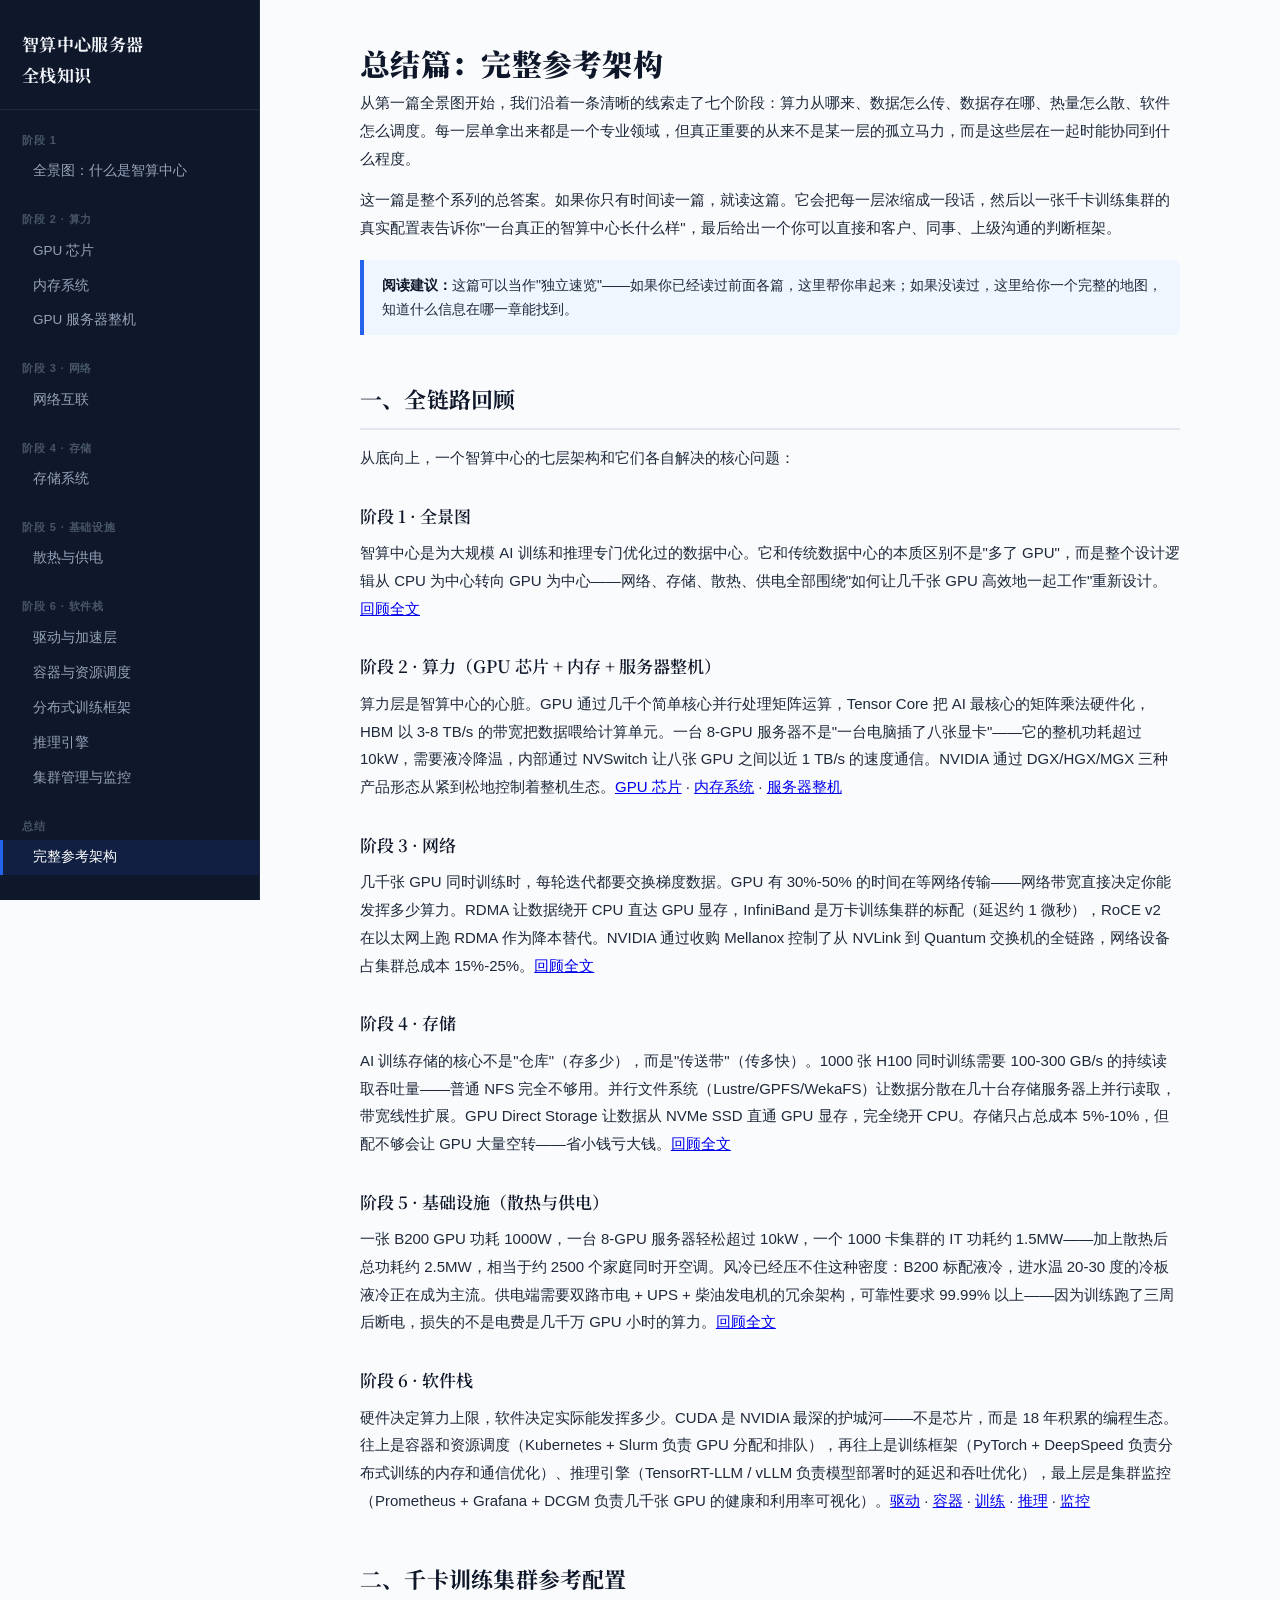
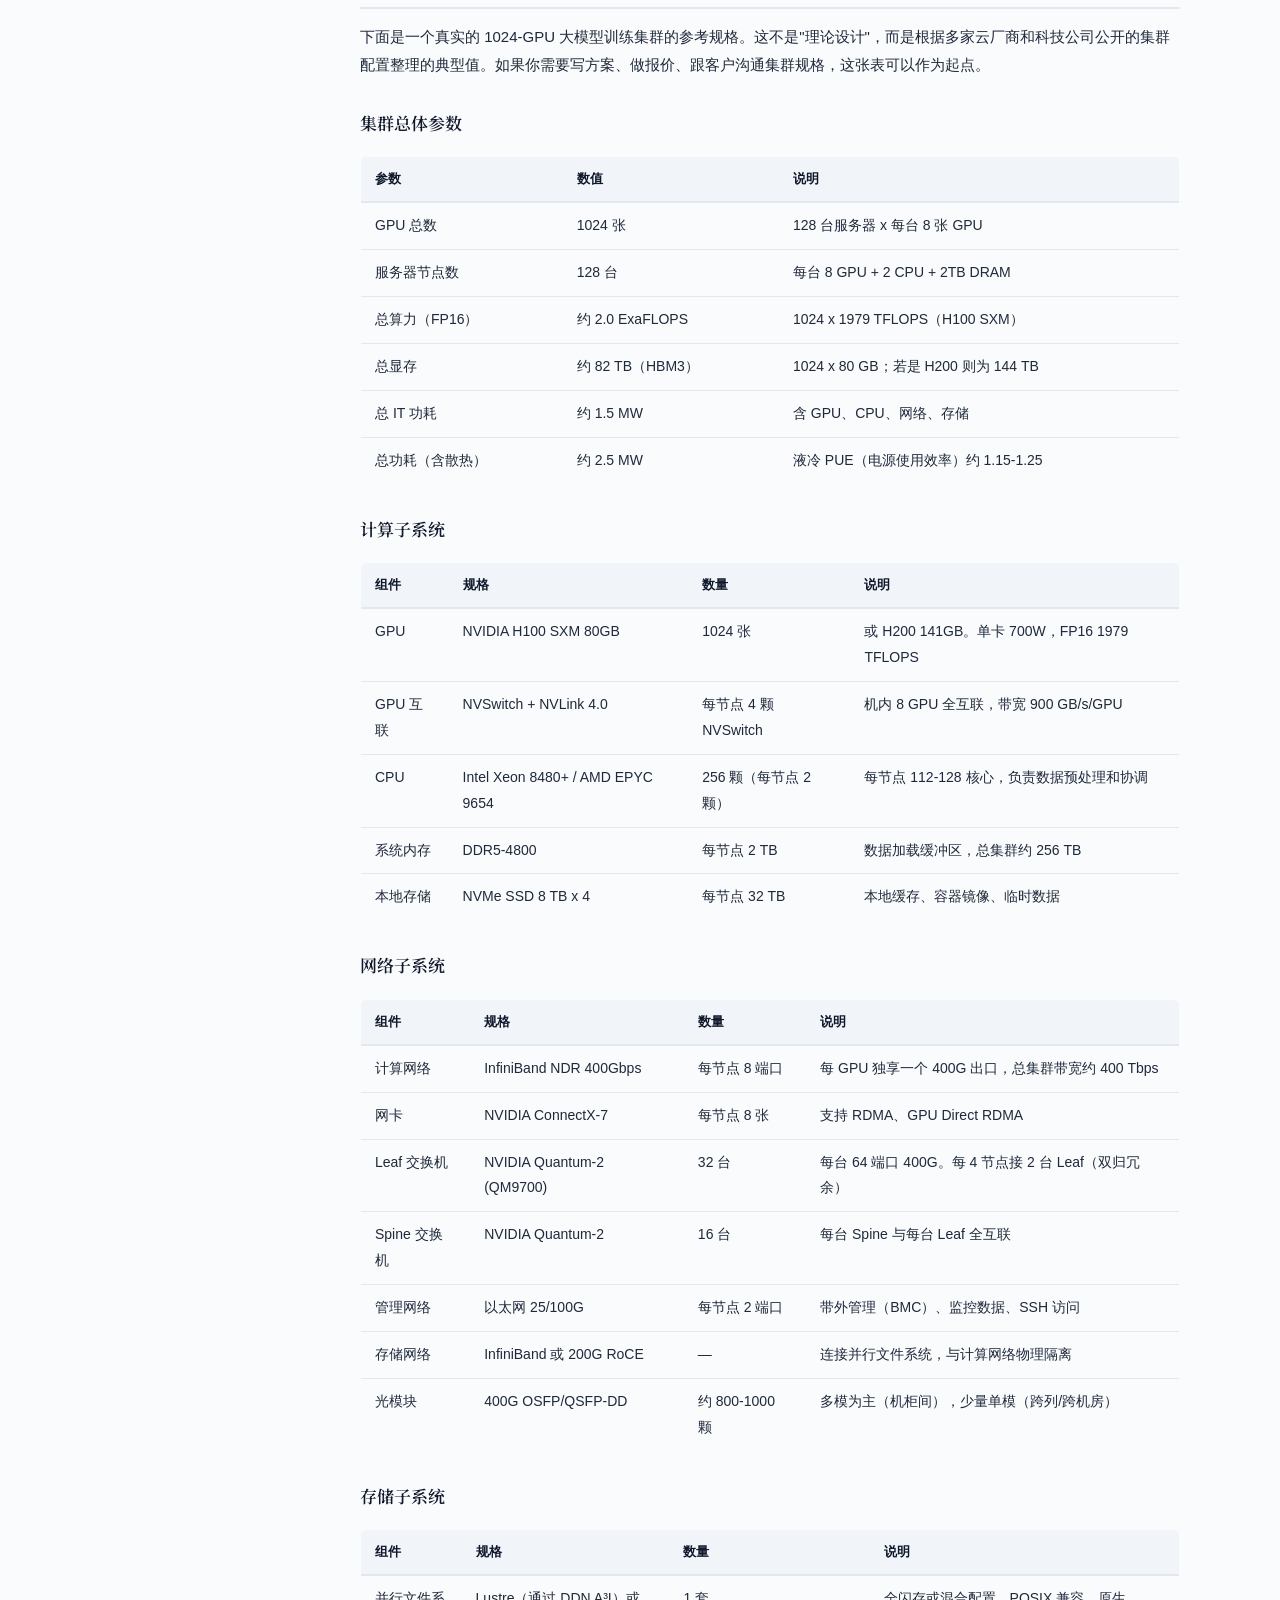
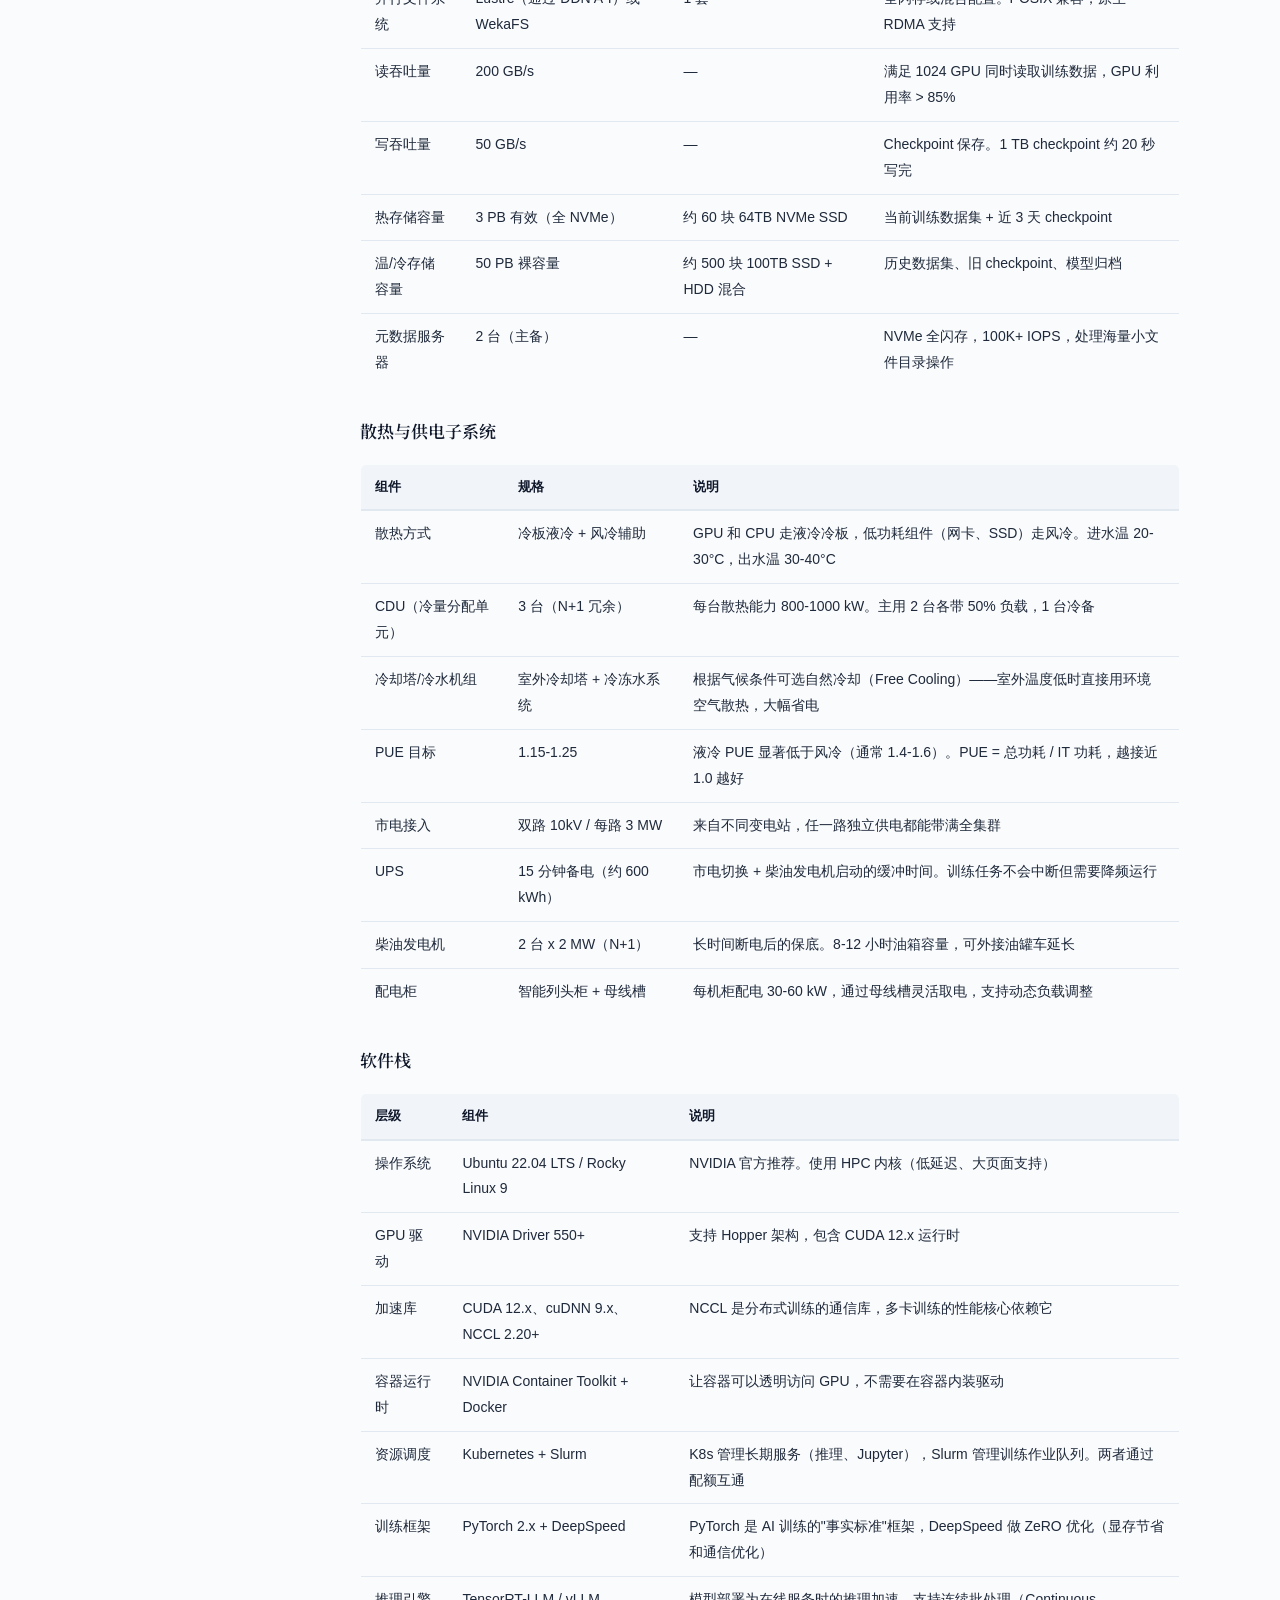
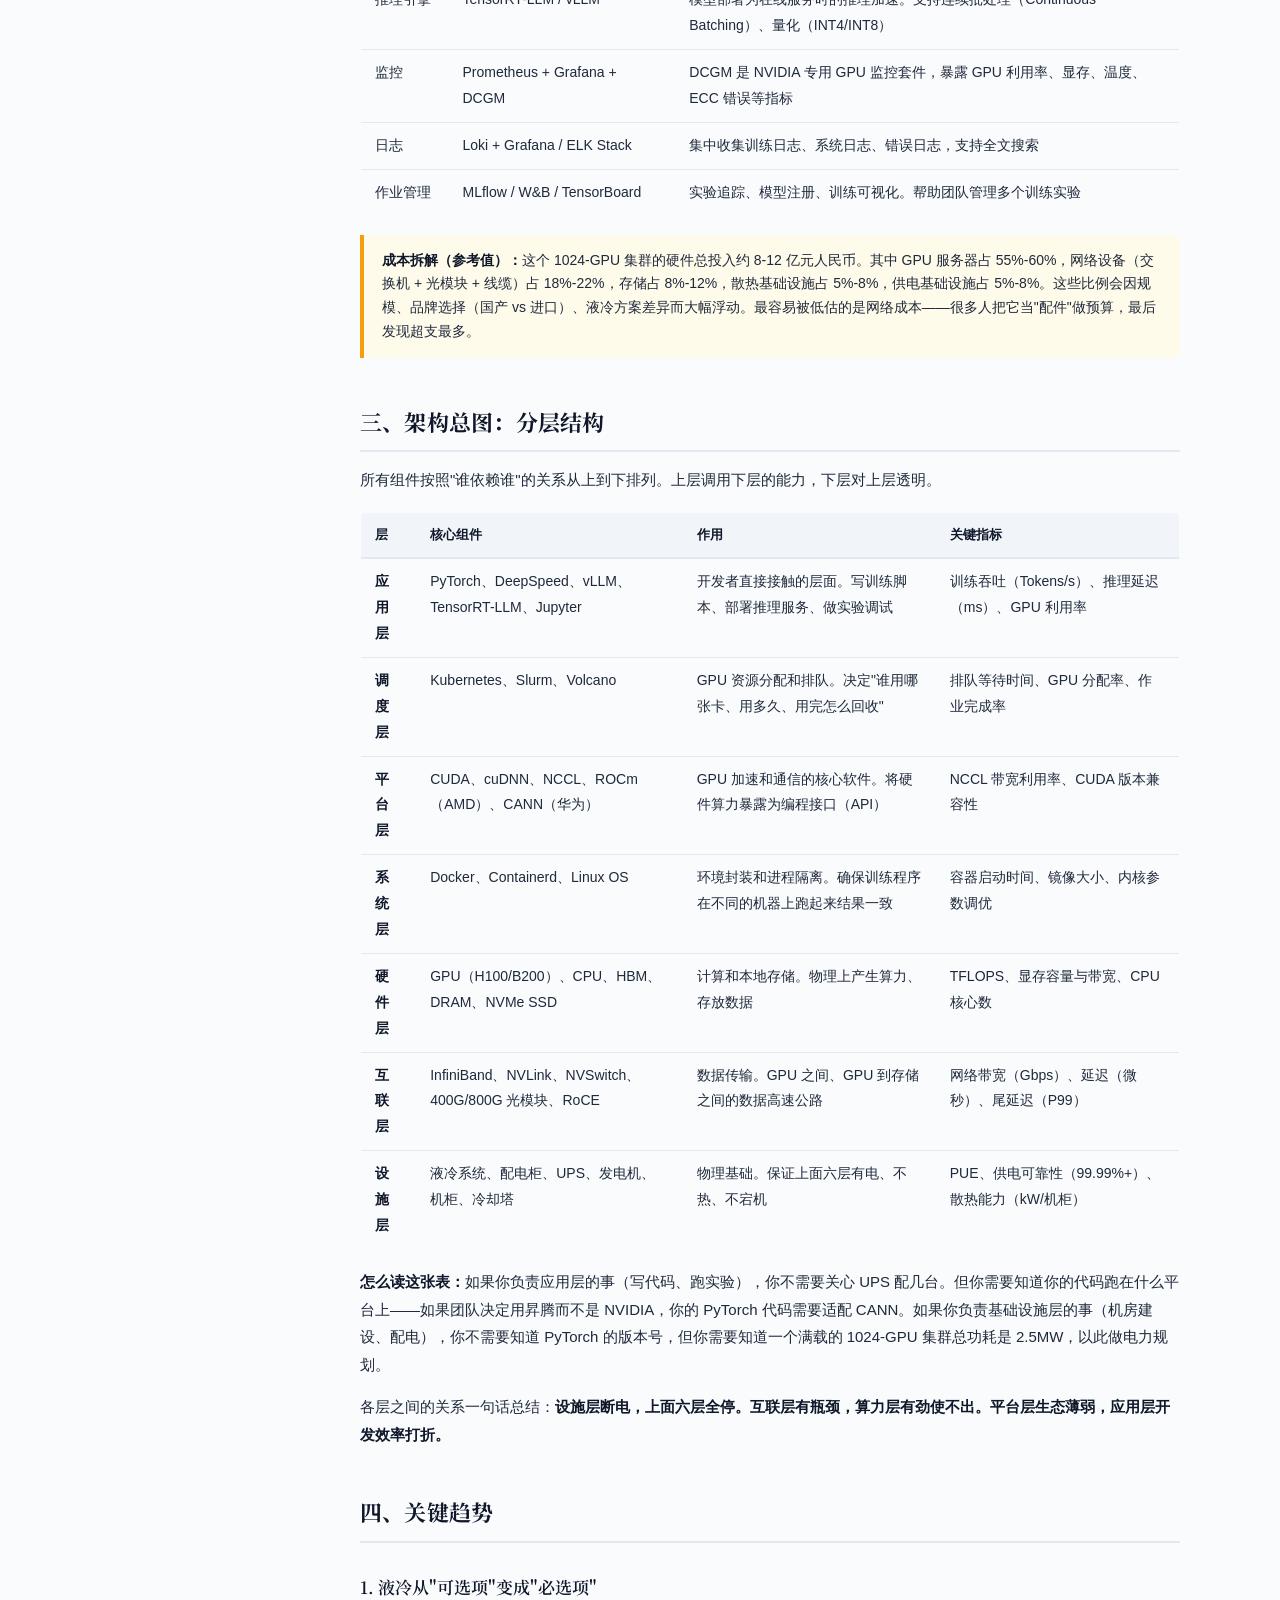
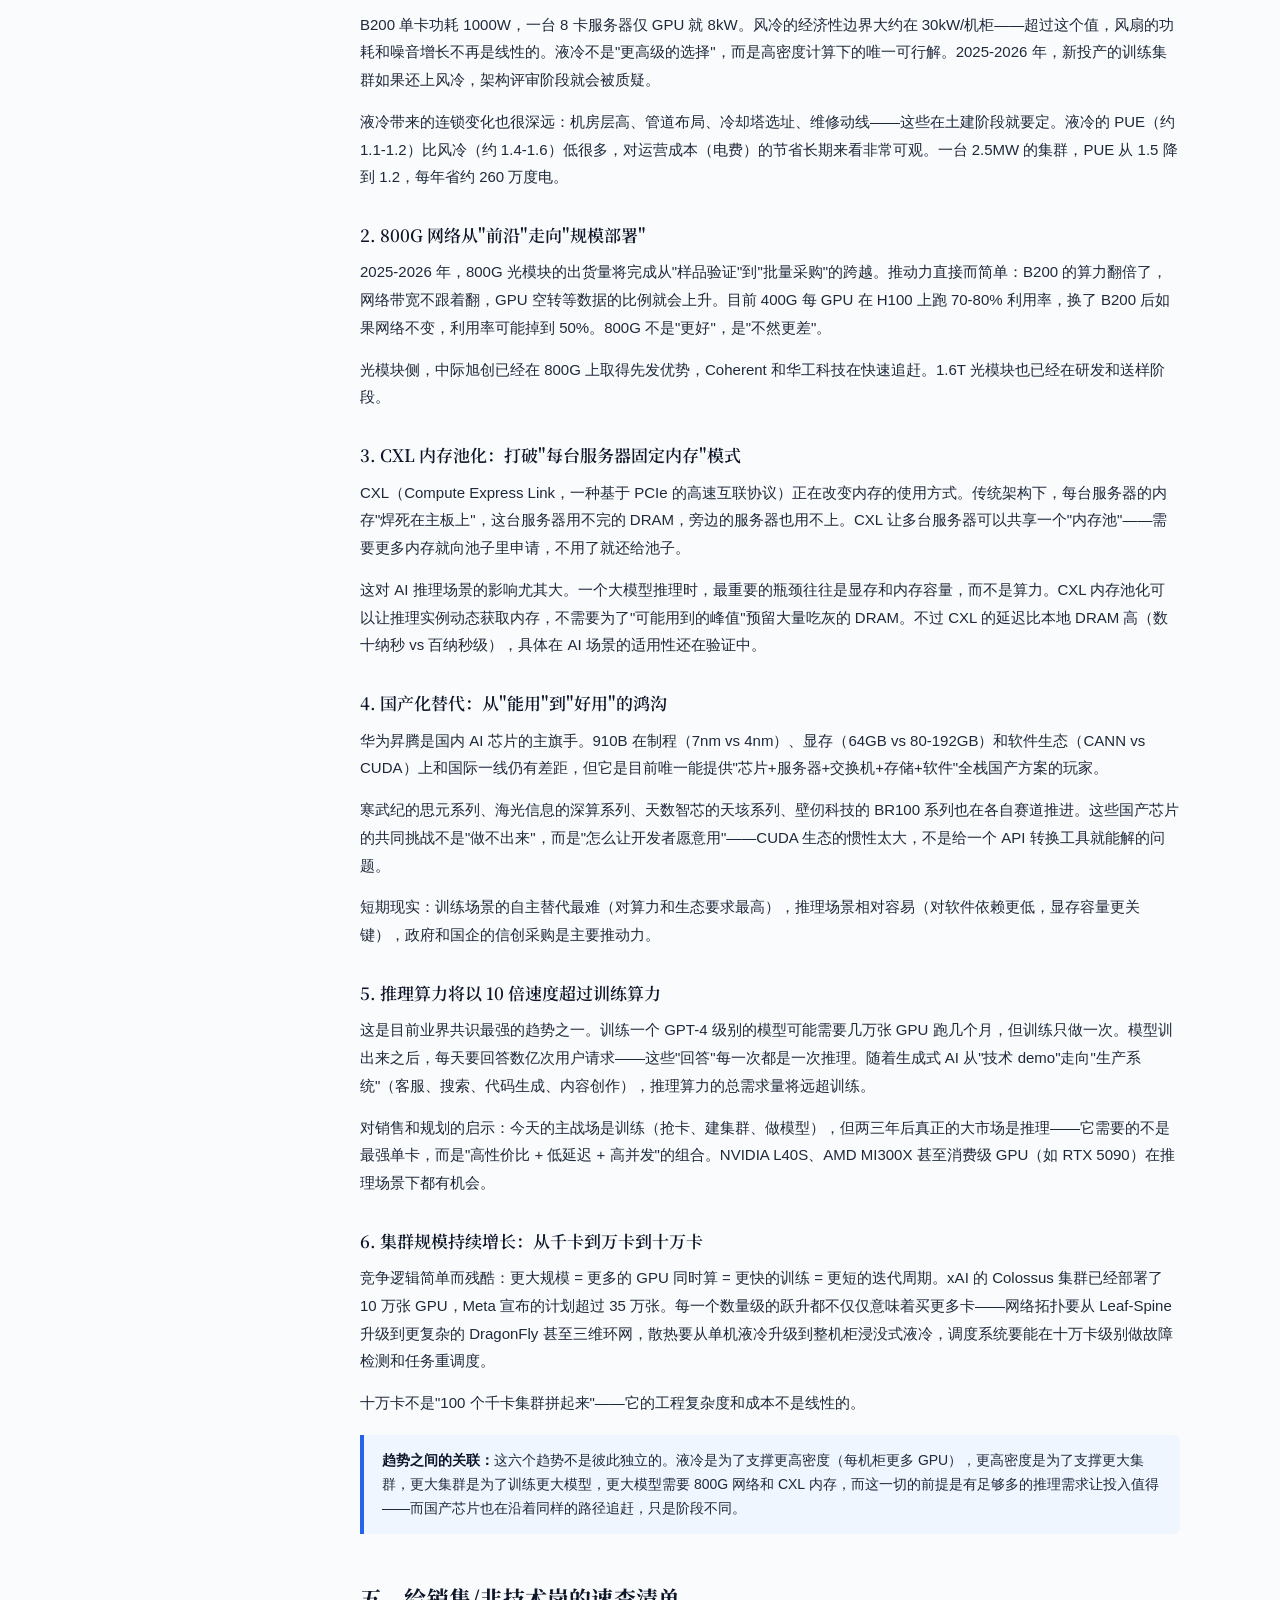
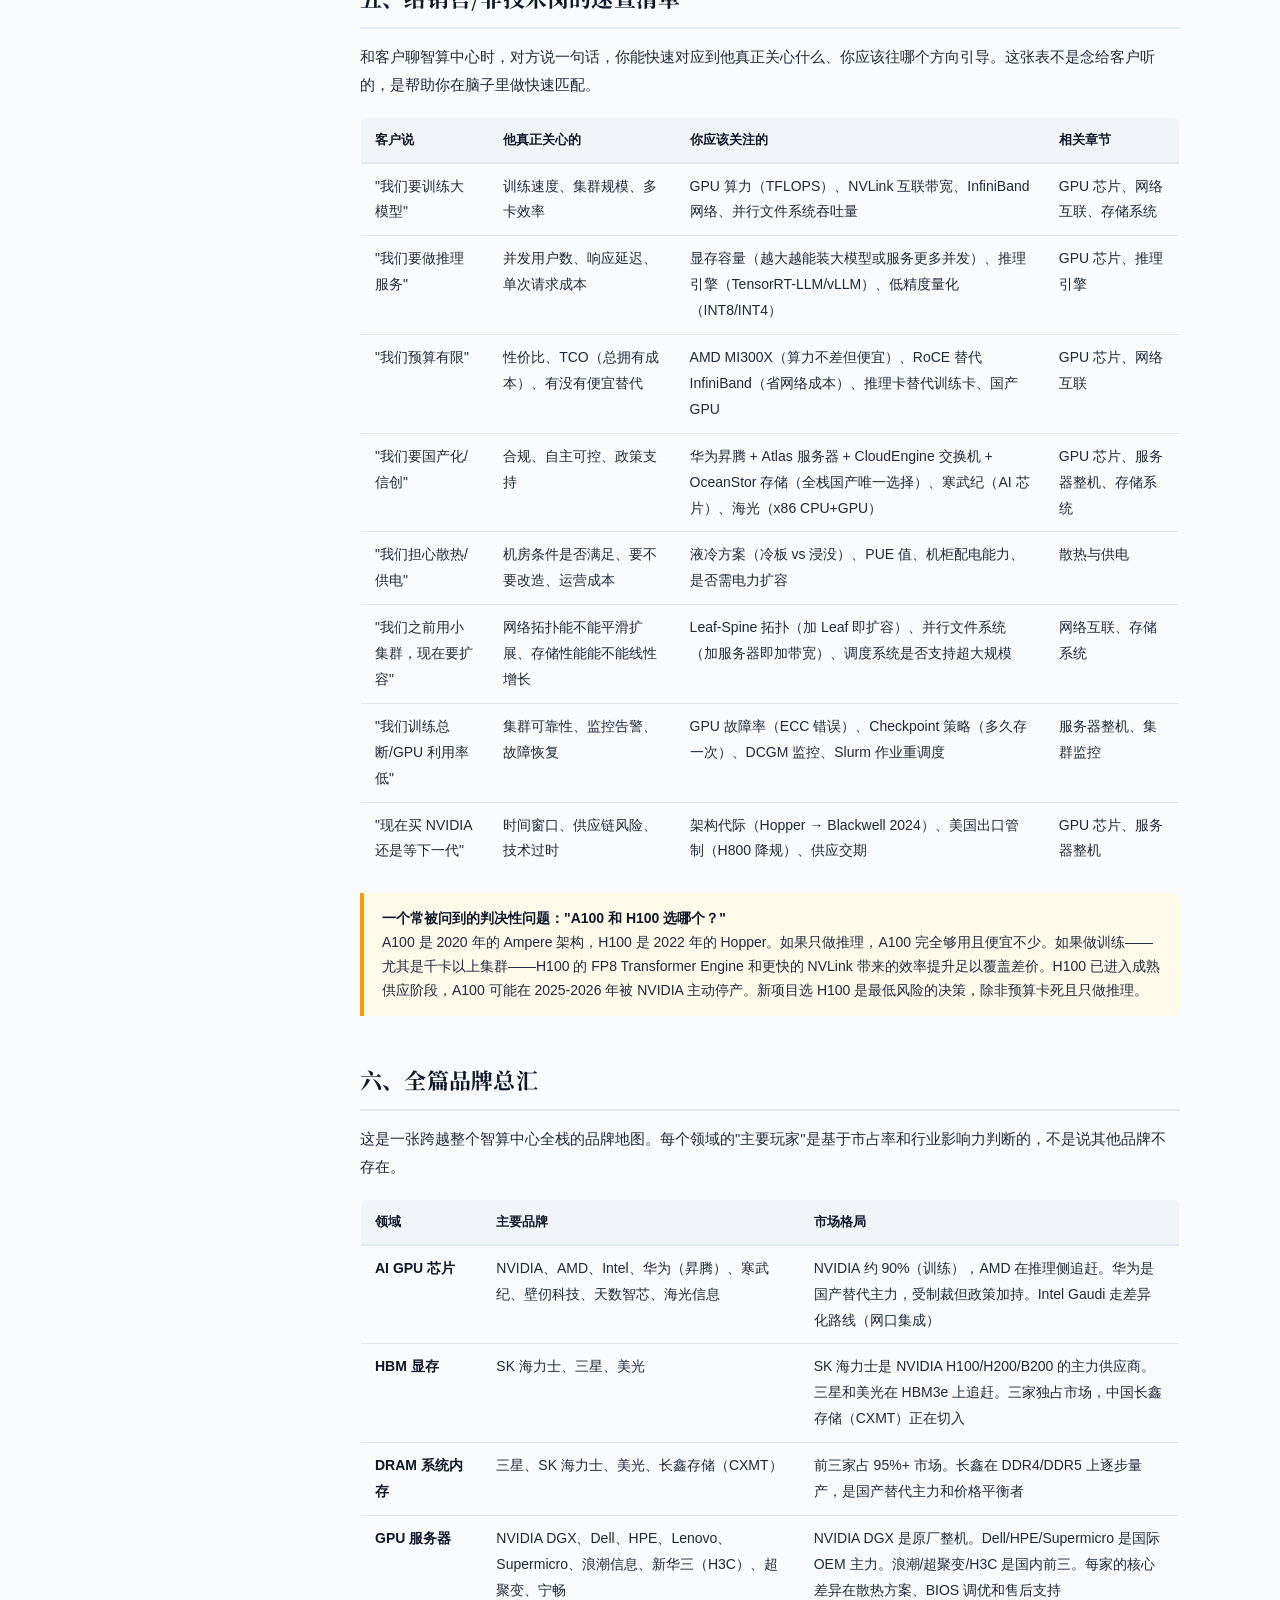
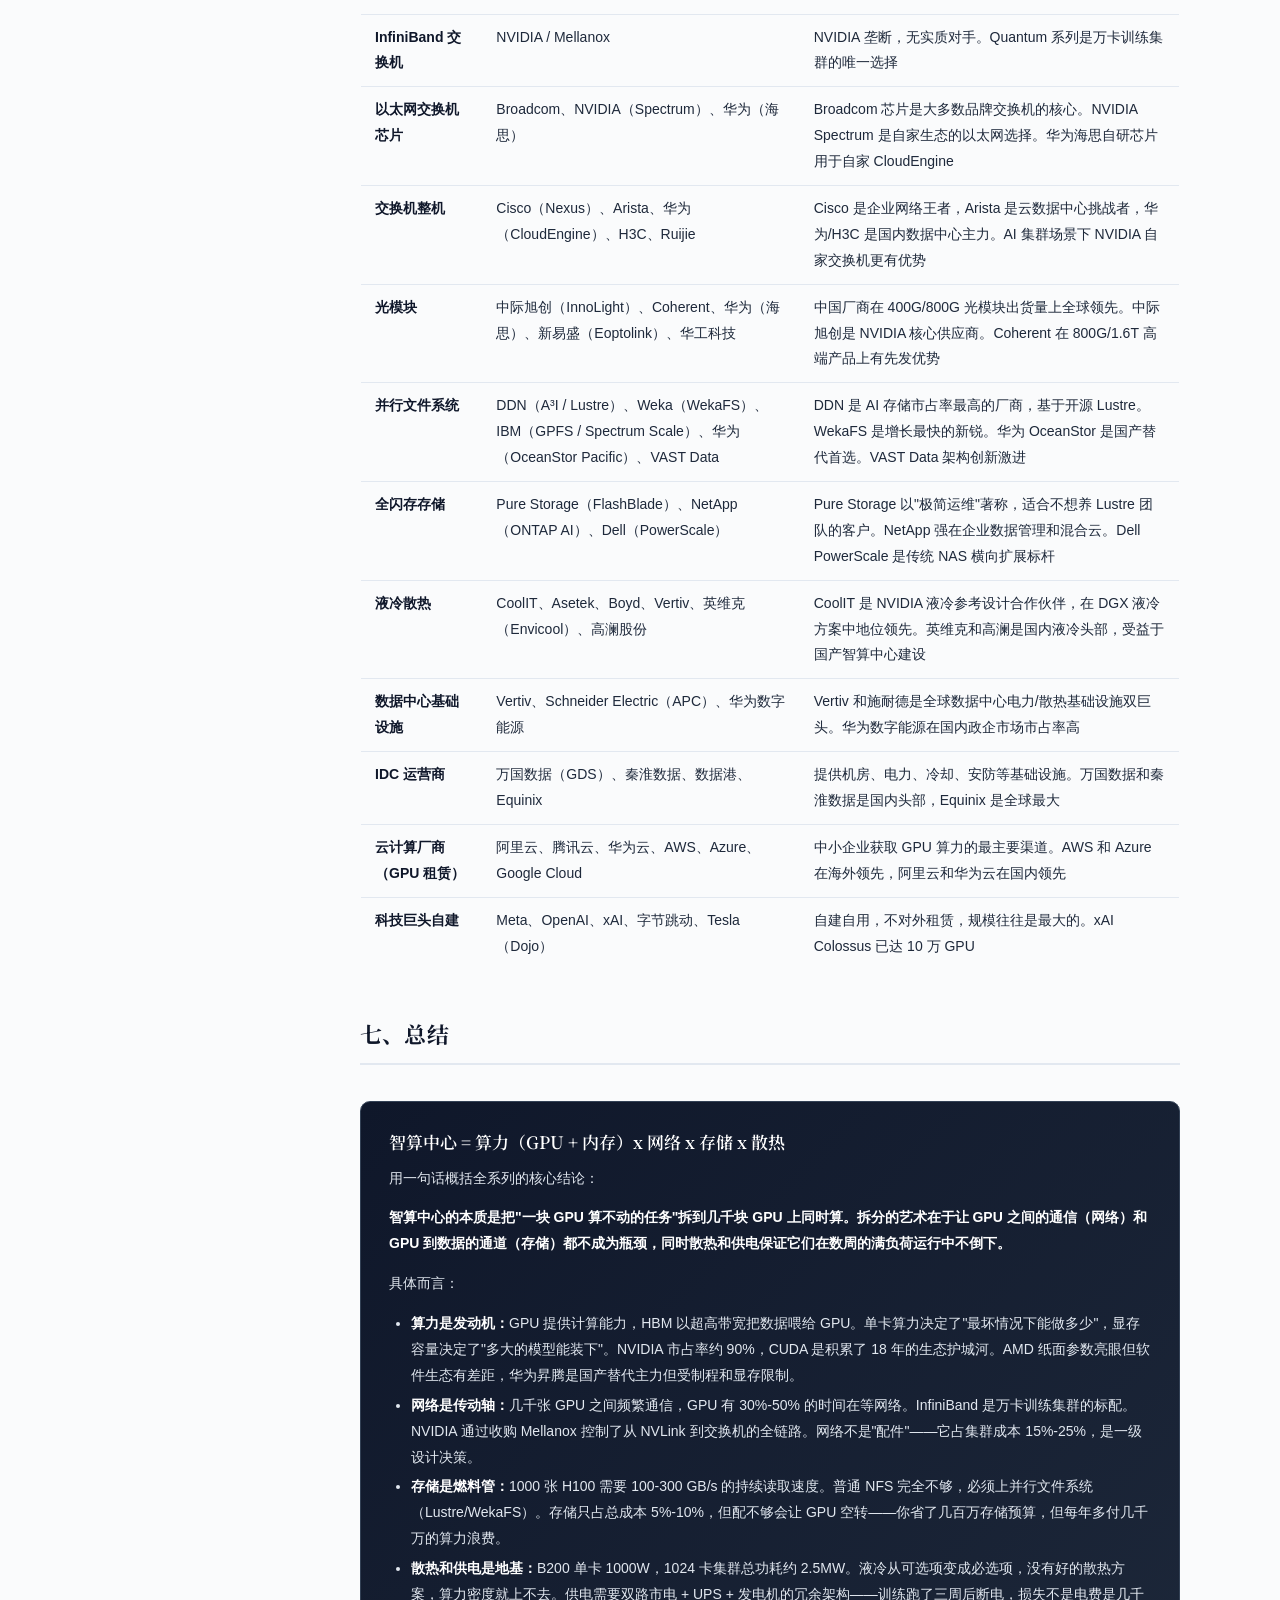
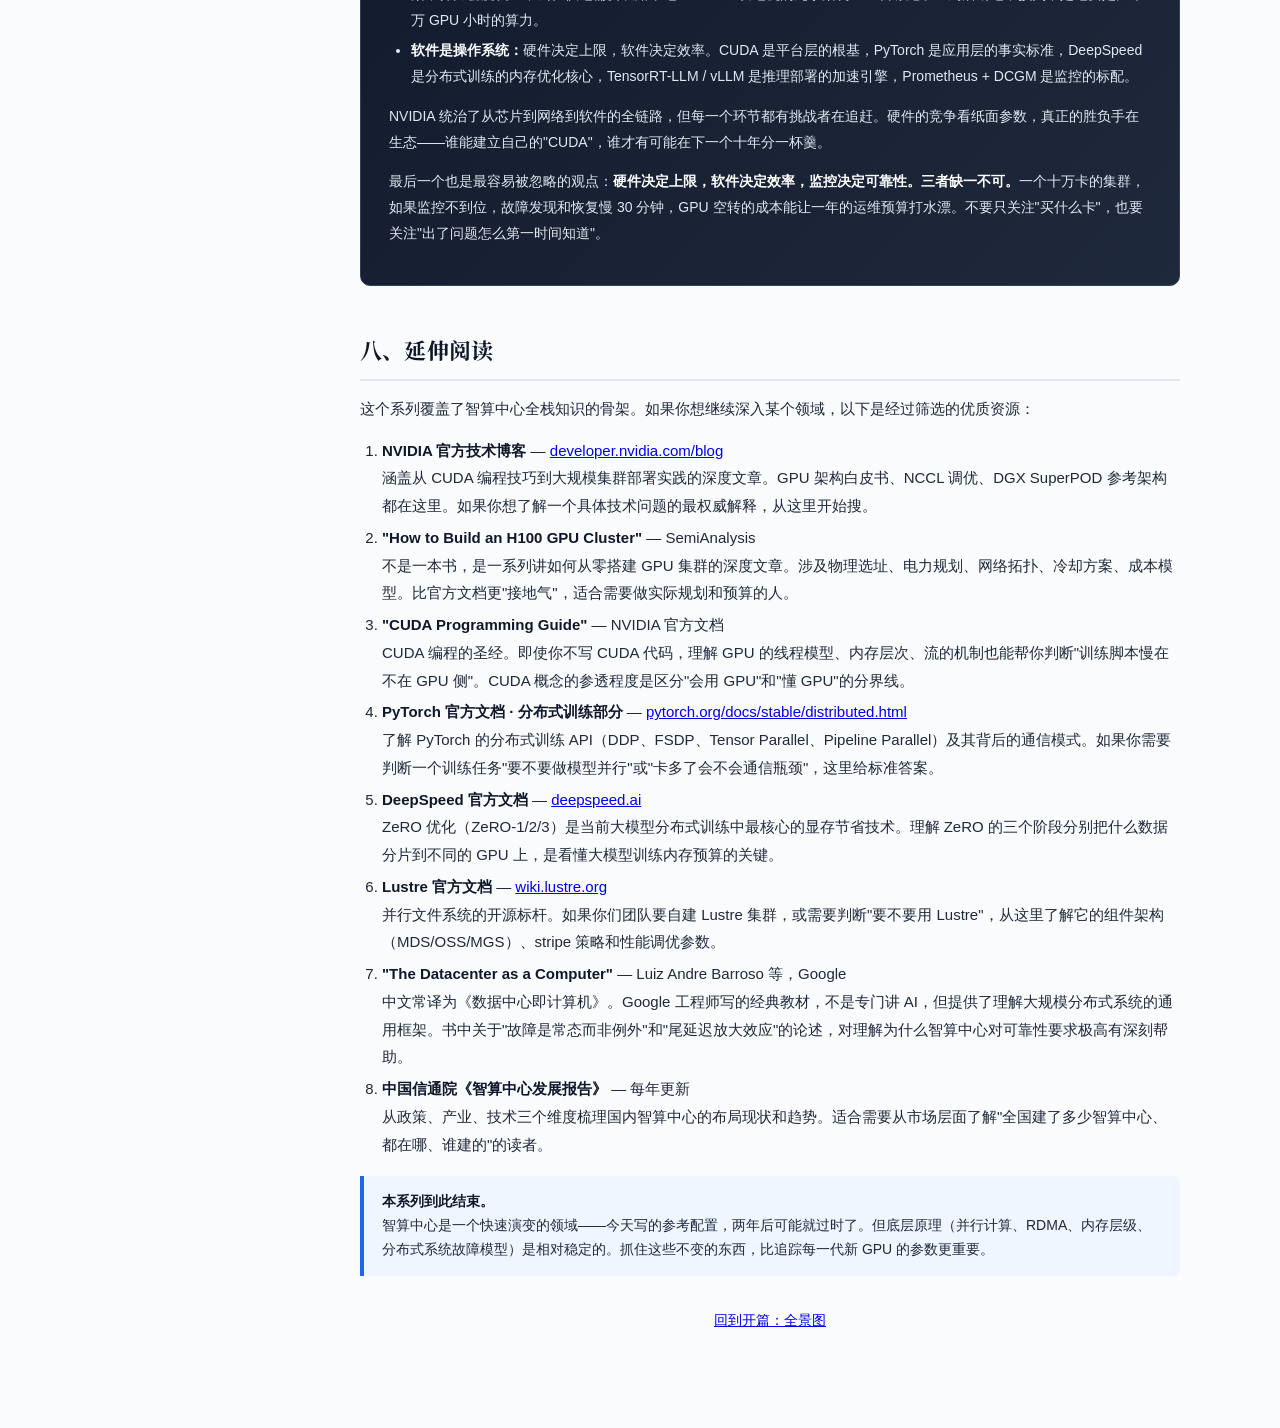
<file: stages/07-summary.html>
<!DOCTYPE html>
<html lang="zh-CN">
<head>
<meta charset="UTF-8">
<meta name="viewport" content="width=device-width, initial-scale=1.0">
<title>完整参考架构 — 智算中心服务器全栈知识</title>
<link rel="stylesheet" href="../css/style.css">
</head>
<body>

<nav class="sidebar">
  <h2>智算中心服务器<br>全栈知识</h2>
  <div class="stage-title">阶段 1</div>
  <a href="01-overview.html">全景图：什么是智算中心</a>
  <div class="stage-title">阶段 2 · 算力</div>
  <a href="02-1-gpu-chips.html">GPU 芯片</a>
  <a href="02-2-memory.html">内存系统</a>
  <a href="02-3-gpu-servers.html">GPU 服务器整机</a>
  <div class="stage-title">阶段 3 · 网络</div>
  <a href="03-network.html">网络互联</a>
  <div class="stage-title">阶段 4 · 存储</div>
  <a href="04-storage.html">存储系统</a>
  <div class="stage-title">阶段 5 · 基础设施</div>
  <a href="05-cooling-power.html">散热与供电</a>
  <div class="stage-title">阶段 6 · 软件栈</div>
  <a href="06-1-drivers.html">驱动与加速层</a>
  <a href="06-2-containers.html">容器与资源调度</a>
  <a href="06-3-training.html">分布式训练框架</a>
  <a href="06-4-inference.html">推理引擎</a>
  <a href="06-5-monitoring.html">集群管理与监控</a>
  <div class="stage-title">总结</div>
  <a href="07-summary.html">完整参考架构</a>
</nav>

<main class="main">

<h1>总结篇：完整参考架构</h1>

<p>从第一篇全景图开始，我们沿着一条清晰的线索走了七个阶段：算力从哪来、数据怎么传、数据存在哪、热量怎么散、软件怎么调度。每一层单拿出来都是一个专业领域，但真正重要的从来不是某一层的孤立马力，而是这些层在一起时能协同到什么程度。</p>

<p>这一篇是整个系列的总答案。如果你只有时间读一篇，就读这篇。它会把每一层浓缩成一段话，然后以一张千卡训练集群的真实配置表告诉你"一台真正的智算中心长什么样"，最后给出一个你可以直接和客户、同事、上级沟通的判断框架。</p>

<div class="callout">
  <strong>阅读建议：</strong>这篇可以当作"独立速览"——如果你已经读过前面各篇，这里帮你串起来；如果没读过，这里给你一个完整的地图，知道什么信息在哪一章能找到。
</div>

<h2>一、全链路回顾</h2>

<p>从底向上，一个智算中心的七层架构和它们各自解决的核心问题：</p>

<h3>阶段 1 · 全景图</h3>
<p>智算中心是为大规模 AI 训练和推理专门优化过的数据中心。它和传统数据中心的本质区别不是"多了 GPU"，而是整个设计逻辑从 CPU 为中心转向 GPU 为中心——网络、存储、散热、供电全部围绕"如何让几千张 GPU 高效地一起工作"重新设计。<a href="01-overview.html">回顾全文</a></p>

<h3>阶段 2 · 算力（GPU 芯片 + 内存 + 服务器整机）</h3>
<p>算力层是智算中心的心脏。GPU 通过几千个简单核心并行处理矩阵运算，Tensor Core 把 AI 最核心的矩阵乘法硬件化，HBM 以 3-8 TB/s 的带宽把数据喂给计算单元。一台 8-GPU 服务器不是"一台电脑插了八张显卡"——它的整机功耗超过 10kW，需要液冷降温，内部通过 NVSwitch 让八张 GPU 之间以近 1 TB/s 的速度通信。NVIDIA 通过 DGX/HGX/MGX 三种产品形态从紧到松地控制着整机生态。<a href="02-1-gpu-chips.html">GPU 芯片</a> · <a href="02-2-memory.html">内存系统</a> · <a href="02-3-gpu-servers.html">服务器整机</a></p>

<h3>阶段 3 · 网络</h3>
<p>几千张 GPU 同时训练时，每轮迭代都要交换梯度数据。GPU 有 30%-50% 的时间在等网络传输——网络带宽直接决定你能发挥多少算力。RDMA 让数据绕开 CPU 直达 GPU 显存，InfiniBand 是万卡训练集群的标配（延迟约 1 微秒），RoCE v2 在以太网上跑 RDMA 作为降本替代。NVIDIA 通过收购 Mellanox 控制了从 NVLink 到 Quantum 交换机的全链路，网络设备占集群总成本 15%-25%。<a href="03-network.html">回顾全文</a></p>

<h3>阶段 4 · 存储</h3>
<p>AI 训练存储的核心不是"仓库"（存多少），而是"传送带"（传多快）。1000 张 H100 同时训练需要 100-300 GB/s 的持续读取吞吐量——普通 NFS 完全不够用。并行文件系统（Lustre/GPFS/WekaFS）让数据分散在几十台存储服务器上并行读取，带宽线性扩展。GPU Direct Storage 让数据从 NVMe SSD 直通 GPU 显存，完全绕开 CPU。存储只占总成本 5%-10%，但配不够会让 GPU 大量空转——省小钱亏大钱。<a href="04-storage.html">回顾全文</a></p>

<h3>阶段 5 · 基础设施（散热与供电）</h3>
<p>一张 B200 GPU 功耗 1000W，一台 8-GPU 服务器轻松超过 10kW，一个 1000 卡集群的 IT 功耗约 1.5MW——加上散热后总功耗约 2.5MW，相当于约 2500 个家庭同时开空调。风冷已经压不住这种密度：B200 标配液冷，进水温 20-30 度的冷板液冷正在成为主流。供电端需要双路市电 + UPS + 柴油发电机的冗余架构，可靠性要求 99.99% 以上——因为训练跑了三周后断电，损失的不是电费是几千万 GPU 小时的算力。<a href="05-cooling-power.html">回顾全文</a></p>

<h3>阶段 6 · 软件栈</h3>
<p>硬件决定算力上限，软件决定实际能发挥多少。CUDA 是 NVIDIA 最深的护城河——不是芯片，而是 18 年积累的编程生态。往上是容器和资源调度（Kubernetes + Slurm 负责 GPU 分配和排队），再往上是训练框架（PyTorch + DeepSpeed 负责分布式训练的内存和通信优化）、推理引擎（TensorRT-LLM / vLLM 负责模型部署时的延迟和吞吐优化），最上层是集群监控（Prometheus + Grafana + DCGM 负责几千张 GPU 的健康和利用率可视化）。<a href="06-1-drivers.html">驱动</a> · <a href="06-2-containers.html">容器</a> · <a href="06-3-training.html">训练</a> · <a href="06-4-inference.html">推理</a> · <a href="06-5-monitoring.html">监控</a></p>

<h2>二、千卡训练集群参考配置</h2>

<p>下面是一个真实的 1024-GPU 大模型训练集群的参考规格。这不是"理论设计"，而是根据多家云厂商和科技公司公开的集群配置整理的典型值。如果你需要写方案、做报价、跟客户沟通集群规格，这张表可以作为起点。</p>

<h3>集群总体参数</h3>

<table>
  <tr><th>参数</th><th>数值</th><th>说明</th></tr>
  <tr><td>GPU 总数</td><td>1024 张</td><td>128 台服务器 x 每台 8 张 GPU</td></tr>
  <tr><td>服务器节点数</td><td>128 台</td><td>每台 8 GPU + 2 CPU + 2TB DRAM</td></tr>
  <tr><td>总算力（FP16）</td><td>约 2.0 ExaFLOPS</td><td>1024 x 1979 TFLOPS（H100 SXM）</td></tr>
  <tr><td>总显存</td><td>约 82 TB（HBM3）</td><td>1024 x 80 GB；若是 H200 则为 144 TB</td></tr>
  <tr><td>总 IT 功耗</td><td>约 1.5 MW</td><td>含 GPU、CPU、网络、存储</td></tr>
  <tr><td>总功耗（含散热）</td><td>约 2.5 MW</td><td>液冷 PUE（电源使用效率）约 1.15-1.25</td></tr>
</table>

<h3>计算子系统</h3>

<table>
  <tr><th>组件</th><th>规格</th><th>数量</th><th>说明</th></tr>
  <tr><td>GPU</td><td>NVIDIA H100 SXM 80GB</td><td>1024 张</td><td>或 H200 141GB。单卡 700W，FP16 1979 TFLOPS</td></tr>
  <tr><td>GPU 互联</td><td>NVSwitch + NVLink 4.0</td><td>每节点 4 颗 NVSwitch</td><td>机内 8 GPU 全互联，带宽 900 GB/s/GPU</td></tr>
  <tr><td>CPU</td><td>Intel Xeon 8480+ / AMD EPYC 9654</td><td>256 颗（每节点 2 颗）</td><td>每节点 112-128 核心，负责数据预处理和协调</td></tr>
  <tr><td>系统内存</td><td>DDR5-4800</td><td>每节点 2 TB</td><td>数据加载缓冲区，总集群约 256 TB</td></tr>
  <tr><td>本地存储</td><td>NVMe SSD 8 TB x 4</td><td>每节点 32 TB</td><td>本地缓存、容器镜像、临时数据</td></tr>
</table>

<h3>网络子系统</h3>

<table>
  <tr><th>组件</th><th>规格</th><th>数量</th><th>说明</th></tr>
  <tr><td>计算网络</td><td>InfiniBand NDR 400Gbps</td><td>每节点 8 端口</td><td>每 GPU 独享一个 400G 出口，总集群带宽约 400 Tbps</td></tr>
  <tr><td>网卡</td><td>NVIDIA ConnectX-7</td><td>每节点 8 张</td><td>支持 RDMA、GPU Direct RDMA</td></tr>
  <tr><td>Leaf 交换机</td><td>NVIDIA Quantum-2 (QM9700)</td><td>32 台</td><td>每台 64 端口 400G。每 4 节点接 2 台 Leaf（双归冗余）</td></tr>
  <tr><td>Spine 交换机</td><td>NVIDIA Quantum-2</td><td>16 台</td><td>每台 Spine 与每台 Leaf 全互联</td></tr>
  <tr><td>管理网络</td><td>以太网 25/100G</td><td>每节点 2 端口</td><td>带外管理（BMC）、监控数据、SSH 访问</td></tr>
  <tr><td>存储网络</td><td>InfiniBand 或 200G RoCE</td><td>—</td><td>连接并行文件系统，与计算网络物理隔离</td></tr>
  <tr><td>光模块</td><td>400G OSFP/QSFP-DD</td><td>约 800-1000 颗</td><td>多模为主（机柜间），少量单模（跨列/跨机房）</td></tr>
</table>

<h3>存储子系统</h3>

<table>
  <tr><th>组件</th><th>规格</th><th>数量</th><th>说明</th></tr>
  <tr><td>并行文件系统</td><td>Lustre（通过 DDN A³I）或 WekaFS</td><td>1 套</td><td>全闪存或混合配置。POSIX 兼容，原生 RDMA 支持</td></tr>
  <tr><td>读吞吐量</td><td>200 GB/s</td><td>—</td><td>满足 1024 GPU 同时读取训练数据，GPU 利用率 > 85%</td></tr>
  <tr><td>写吞吐量</td><td>50 GB/s</td><td>—</td><td>Checkpoint 保存。1 TB checkpoint 约 20 秒写完</td></tr>
  <tr><td>热存储容量</td><td>3 PB 有效（全 NVMe）</td><td>约 60 块 64TB NVMe SSD</td><td>当前训练数据集 + 近 3 天 checkpoint</td></tr>
  <tr><td>温/冷存储容量</td><td>50 PB 裸容量</td><td>约 500 块 100TB SSD + HDD 混合</td><td>历史数据集、旧 checkpoint、模型归档</td></tr>
  <tr><td>元数据服务器</td><td>2 台（主备）</td><td>—</td><td>NVMe 全闪存，100K+ IOPS，处理海量小文件目录操作</td></tr>
</table>

<h3>散热与供电子系统</h3>

<table>
  <tr><th>组件</th><th>规格</th><th>说明</th></tr>
  <tr><td>散热方式</td><td>冷板液冷 + 风冷辅助</td><td>GPU 和 CPU 走液冷冷板，低功耗组件（网卡、SSD）走风冷。进水温 20-30°C，出水温 30-40°C</td></tr>
  <tr><td>CDU（冷量分配单元）</td><td>3 台（N+1 冗余）</td><td>每台散热能力 800-1000 kW。主用 2 台各带 50% 负载，1 台冷备</td></tr>
  <tr><td>冷却塔/冷水机组</td><td>室外冷却塔 + 冷冻水系统</td><td>根据气候条件可选自然冷却（Free Cooling）——室外温度低时直接用环境空气散热，大幅省电</td></tr>
  <tr><td>PUE 目标</td><td>1.15-1.25</td><td>液冷 PUE 显著低于风冷（通常 1.4-1.6）。PUE = 总功耗 / IT 功耗，越接近 1.0 越好</td></tr>
  <tr><td>市电接入</td><td>双路 10kV / 每路 3 MW</td><td>来自不同变电站，任一路独立供电都能带满全集群</td></tr>
  <tr><td>UPS</td><td>15 分钟备电（约 600 kWh）</td><td>市电切换 + 柴油发电机启动的缓冲时间。训练任务不会中断但需要降频运行</td></tr>
  <tr><td>柴油发电机</td><td>2 台 x 2 MW（N+1）</td><td>长时间断电后的保底。8-12 小时油箱容量，可外接油罐车延长</td></tr>
  <tr><td>配电柜</td><td>智能列头柜 + 母线槽</td><td>每机柜配电 30-60 kW，通过母线槽灵活取电，支持动态负载调整</td></tr>
</table>

<h3>软件栈</h3>

<table>
  <tr><th>层级</th><th>组件</th><th>说明</th></tr>
  <tr><td>操作系统</td><td>Ubuntu 22.04 LTS / Rocky Linux 9</td><td>NVIDIA 官方推荐。使用 HPC 内核（低延迟、大页面支持）</td></tr>
  <tr><td>GPU 驱动</td><td>NVIDIA Driver 550+</td><td>支持 Hopper 架构，包含 CUDA 12.x 运行时</td></tr>
  <tr><td>加速库</td><td>CUDA 12.x、cuDNN 9.x、NCCL 2.20+</td><td>NCCL 是分布式训练的通信库，多卡训练的性能核心依赖它</td></tr>
  <tr><td>容器运行时</td><td>NVIDIA Container Toolkit + Docker</td><td>让容器可以透明访问 GPU，不需要在容器内装驱动</td></tr>
  <tr><td>资源调度</td><td>Kubernetes + Slurm</td><td>K8s 管理长期服务（推理、Jupyter），Slurm 管理训练作业队列。两者通过配额互通</td></tr>
  <tr><td>训练框架</td><td>PyTorch 2.x + DeepSpeed</td><td>PyTorch 是 AI 训练的"事实标准"框架，DeepSpeed 做 ZeRO 优化（显存节省和通信优化）</td></tr>
  <tr><td>推理引擎</td><td>TensorRT-LLM / vLLM</td><td>模型部署为在线服务时的推理加速。支持连续批处理（Continuous Batching）、量化（INT4/INT8）</td></tr>
  <tr><td>监控</td><td>Prometheus + Grafana + DCGM</td><td>DCGM 是 NVIDIA 专用 GPU 监控套件，暴露 GPU 利用率、显存、温度、ECC 错误等指标</td></tr>
  <tr><td>日志</td><td>Loki + Grafana / ELK Stack</td><td>集中收集训练日志、系统日志、错误日志，支持全文搜索</td></tr>
  <tr><td>作业管理</td><td>MLflow / W&B / TensorBoard</td><td>实验追踪、模型注册、训练可视化。帮助团队管理多个训练实验</td></tr>
</table>

<div class="callout warn">
  <strong>成本拆解（参考值）：</strong>这个 1024-GPU 集群的硬件总投入约 8-12 亿元人民币。其中 GPU 服务器占 55%-60%，网络设备（交换机 + 光模块 + 线缆）占 18%-22%，存储占 8%-12%，散热基础设施占 5%-8%，供电基础设施占 5%-8%。这些比例会因规模、品牌选择（国产 vs 进口）、液冷方案差异而大幅浮动。最容易被低估的是网络成本——很多人把它当"配件"做预算，最后发现超支最多。
</div>

<h2>三、架构总图：分层结构</h2>

<p>所有组件按照"谁依赖谁"的关系从上到下排列。上层调用下层的能力，下层对上层透明。</p>

<table>
  <tr><th>层</th><th>核心组件</th><th>作用</th><th>关键指标</th></tr>
  <tr>
    <td><strong>应用层</strong></td>
    <td>PyTorch、DeepSpeed、vLLM、TensorRT-LLM、Jupyter</td>
    <td>开发者直接接触的层面。写训练脚本、部署推理服务、做实验调试</td>
    <td>训练吞吐（Tokens/s）、推理延迟（ms）、GPU 利用率</td>
  </tr>
  <tr>
    <td><strong>调度层</strong></td>
    <td>Kubernetes、Slurm、Volcano</td>
    <td>GPU 资源分配和排队。决定"谁用哪张卡、用多久、用完怎么回收"</td>
    <td>排队等待时间、GPU 分配率、作业完成率</td>
  </tr>
  <tr>
    <td><strong>平台层</strong></td>
    <td>CUDA、cuDNN、NCCL、ROCm（AMD）、CANN（华为）</td>
    <td>GPU 加速和通信的核心软件。将硬件算力暴露为编程接口（API）</td>
    <td>NCCL 带宽利用率、CUDA 版本兼容性</td>
  </tr>
  <tr>
    <td><strong>系统层</strong></td>
    <td>Docker、Containerd、Linux OS</td>
    <td>环境封装和进程隔离。确保训练程序在不同的机器上跑起来结果一致</td>
    <td>容器启动时间、镜像大小、内核参数调优</td>
  </tr>
  <tr>
    <td><strong>硬件层</strong></td>
    <td>GPU（H100/B200）、CPU、HBM、DRAM、NVMe SSD</td>
    <td>计算和本地存储。物理上产生算力、存放数据</td>
    <td>TFLOPS、显存容量与带宽、CPU 核心数</td>
  </tr>
  <tr>
    <td><strong>互联层</strong></td>
    <td>InfiniBand、NVLink、NVSwitch、400G/800G 光模块、RoCE</td>
    <td>数据传输。GPU 之间、GPU 到存储之间的数据高速公路</td>
    <td>网络带宽（Gbps）、延迟（微秒）、尾延迟（P99）</td>
  </tr>
  <tr>
    <td><strong>设施层</strong></td>
    <td>液冷系统、配电柜、UPS、发电机、机柜、冷却塔</td>
    <td>物理基础。保证上面六层有电、不热、不宕机</td>
    <td>PUE、供电可靠性（99.99%+）、散热能力（kW/机柜）</td>
  </tr>
</table>

<p><strong>怎么读这张表：</strong>如果你负责应用层的事（写代码、跑实验），你不需要关心 UPS 配几台。但你需要知道你的代码跑在什么平台上——如果团队决定用昇腾而不是 NVIDIA，你的 PyTorch 代码需要适配 CANN。如果你负责基础设施层的事（机房建设、配电），你不需要知道 PyTorch 的版本号，但你需要知道一个满载的 1024-GPU 集群总功耗是 2.5MW，以此做电力规划。</p>

<p>各层之间的关系一句话总结：<strong>设施层断电，上面六层全停。互联层有瓶颈，算力层有劲使不出。平台层生态薄弱，应用层开发效率打折。</strong></p>

<h2>四、关键趋势</h2>

<h3>1. 液冷从"可选项"变成"必选项"</h3>

<p>B200 单卡功耗 1000W，一台 8 卡服务器仅 GPU 就 8kW。风冷的经济性边界大约在 30kW/机柜——超过这个值，风扇的功耗和噪音增长不再是线性的。液冷不是"更高级的选择"，而是高密度计算下的唯一可行解。2025-2026 年，新投产的训练集群如果还上风冷，架构评审阶段就会被质疑。</p>

<p>液冷带来的连锁变化也很深远：机房层高、管道布局、冷却塔选址、维修动线——这些在土建阶段就要定。液冷的 PUE（约 1.1-1.2）比风冷（约 1.4-1.6）低很多，对运营成本（电费）的节省长期来看非常可观。一台 2.5MW 的集群，PUE 从 1.5 降到 1.2，每年省约 260 万度电。</p>

<h3>2. 800G 网络从"前沿"走向"规模部署"</h3>

<p>2025-2026 年，800G 光模块的出货量将完成从"样品验证"到"批量采购"的跨越。推动力直接而简单：B200 的算力翻倍了，网络带宽不跟着翻，GPU 空转等数据的比例就会上升。目前 400G 每 GPU 在 H100 上跑 70-80% 利用率，换了 B200 后如果网络不变，利用率可能掉到 50%。800G 不是"更好"，是"不然更差"。</p>

<p>光模块侧，中际旭创已经在 800G 上取得先发优势，Coherent 和华工科技在快速追赶。1.6T 光模块也已经在研发和送样阶段。</p>

<h3>3. CXL 内存池化：打破"每台服务器固定内存"模式</h3>

<p>CXL（Compute Express Link，一种基于 PCIe 的高速互联协议）正在改变内存的使用方式。传统架构下，每台服务器的内存"焊死在主板上"，这台服务器用不完的 DRAM，旁边的服务器也用不上。CXL 让多台服务器可以共享一个"内存池"——需要更多内存就向池子里申请，不用了就还给池子。</p>

<p>这对 AI 推理场景的影响尤其大。一个大模型推理时，最重要的瓶颈往往是显存和内存容量，而不是算力。CXL 内存池化可以让推理实例动态获取内存，不需要为了"可能用到的峰值"预留大量吃灰的 DRAM。不过 CXL 的延迟比本地 DRAM 高（数十纳秒 vs 百纳秒级），具体在 AI 场景的适用性还在验证中。</p>

<h3>4. 国产化替代：从"能用"到"好用"的鸿沟</h3>

<p>华为昇腾是国内 AI 芯片的主旗手。910B 在制程（7nm vs 4nm）、显存（64GB vs 80-192GB）和软件生态（CANN vs CUDA）上和国际一线仍有差距，但它是目前唯一能提供"芯片+服务器+交换机+存储+软件"全栈国产方案的玩家。</p>

<p>寒武纪的思元系列、海光信息的深算系列、天数智芯的天垓系列、壁仞科技的 BR100 系列也在各自赛道推进。这些国产芯片的共同挑战不是"做不出来"，而是"怎么让开发者愿意用"——CUDA 生态的惯性太大，不是给一个 API 转换工具就能解的问题。</p>

<p>短期现实：训练场景的自主替代最难（对算力和生态要求最高），推理场景相对容易（对软件依赖更低，显存容量更关键），政府和国企的信创采购是主要推动力。</p>

<h3>5. 推理算力将以 10 倍速度超过训练算力</h3>

<p>这是目前业界共识最强的趋势之一。训练一个 GPT-4 级别的模型可能需要几万张 GPU 跑几个月，但训练只做一次。模型训出来之后，每天要回答数亿次用户请求——这些"回答"每一次都是一次推理。随着生成式 AI 从"技术 demo"走向"生产系统"（客服、搜索、代码生成、内容创作），推理算力的总需求量将远超训练。</p>

<p>对销售和规划的启示：今天的主战场是训练（抢卡、建集群、做模型），但两三年后真正的大市场是推理——它需要的不是最强单卡，而是"高性价比 + 低延迟 + 高并发"的组合。NVIDIA L40S、AMD MI300X 甚至消费级 GPU（如 RTX 5090）在推理场景下都有机会。</p>

<h3>6. 集群规模持续增长：从千卡到万卡到十万卡</h3>

<p>竞争逻辑简单而残酷：更大规模 = 更多的 GPU 同时算 = 更快的训练 = 更短的迭代周期。xAI 的 Colossus 集群已经部署了 10 万张 GPU，Meta 宣布的计划超过 35 万张。每一个数量级的跃升都不仅仅意味着买更多卡——网络拓扑要从 Leaf-Spine 升级到更复杂的 DragonFly 甚至三维环网，散热要从单机液冷升级到整机柜浸没式液冷，调度系统要能在十万卡级别做故障检测和任务重调度。</p>

<p>十万卡不是"100 个千卡集群拼起来"——它的工程复杂度和成本不是线性的。</p>

<div class="callout">
  <strong>趋势之间的关联：</strong>这六个趋势不是彼此独立的。液冷是为了支撑更高密度（每机柜更多 GPU），更高密度是为了支撑更大集群，更大集群是为了训练更大模型，更大模型需要 800G 网络和 CXL 内存，而这一切的前提是有足够多的推理需求让投入值得——而国产芯片也在沿着同样的路径追赶，只是阶段不同。
</div>

<h2>五、给销售/非技术岗的速查清单</h2>

<p>和客户聊智算中心时，对方说一句话，你能快速对应到他真正关心什么、你应该往哪个方向引导。这张表不是念给客户听的，是帮助你在脑子里做快速匹配。</p>

<table>
  <tr><th>客户说</th><th>他真正关心的</th><th>你应该关注的</th><th>相关章节</th></tr>
  <tr>
    <td>"我们要训练大模型"</td>
    <td>训练速度、集群规模、多卡效率</td>
    <td>GPU 算力（TFLOPS）、NVLink 互联带宽、InfiniBand 网络、并行文件系统吞吐量</td>
    <td>GPU 芯片、网络互联、存储系统</td>
  </tr>
  <tr>
    <td>"我们要做推理服务"</td>
    <td>并发用户数、响应延迟、单次请求成本</td>
    <td>显存容量（越大越能装大模型或服务更多并发）、推理引擎（TensorRT-LLM/vLLM）、低精度量化（INT8/INT4）</td>
    <td>GPU 芯片、推理引擎</td>
  </tr>
  <tr>
    <td>"我们预算有限"</td>
    <td>性价比、TCO（总拥有成本）、有没有便宜替代</td>
    <td>AMD MI300X（算力不差但便宜）、RoCE 替代 InfiniBand（省网络成本）、推理卡替代训练卡、国产 GPU</td>
    <td>GPU 芯片、网络互联</td>
  </tr>
  <tr>
    <td>"我们要国产化/信创"</td>
    <td>合规、自主可控、政策支持</td>
    <td>华为昇腾 + Atlas 服务器 + CloudEngine 交换机 + OceanStor 存储（全栈国产唯一选择）、寒武纪（AI 芯片）、海光（x86 CPU+GPU）</td>
    <td>GPU 芯片、服务器整机、存储系统</td>
  </tr>
  <tr>
    <td>"我们担心散热/供电"</td>
    <td>机房条件是否满足、要不要改造、运营成本</td>
    <td>液冷方案（冷板 vs 浸没）、PUE 值、机柜配电能力、是否需电力扩容</td>
    <td>散热与供电</td>
  </tr>
  <tr>
    <td>"我们之前用小集群，现在要扩容"</td>
    <td>网络拓扑能不能平滑扩展、存储性能能不能线性增长</td>
    <td>Leaf-Spine 拓扑（加 Leaf 即扩容）、并行文件系统（加服务器即加带宽）、调度系统是否支持超大规模</td>
    <td>网络互联、存储系统</td>
  </tr>
  <tr>
    <td>"我们训练总断/GPU 利用率低"</td>
    <td>集群可靠性、监控告警、故障恢复</td>
    <td>GPU 故障率（ECC 错误）、Checkpoint 策略（多久存一次）、DCGM 监控、Slurm 作业重调度</td>
    <td>服务器整机、集群监控</td>
  </tr>
  <tr>
    <td>"现在买 NVIDIA 还是等下一代"</td>
    <td>时间窗口、供应链风险、技术过时</td>
    <td>架构代际（Hopper → Blackwell 2024）、美国出口管制（H800 降规）、供应交期</td>
    <td>GPU 芯片、服务器整机</td>
  </tr>
</table>

<div class="callout warn">
  <strong>一个常被问到的判决性问题："A100 和 H100 选哪个？"</strong><br>
  A100 是 2020 年的 Ampere 架构，H100 是 2022 年的 Hopper。如果只做推理，A100 完全够用且便宜不少。如果做训练——尤其是千卡以上集群——H100 的 FP8 Transformer Engine 和更快的 NVLink 带来的效率提升足以覆盖差价。H100 已进入成熟供应阶段，A100 可能在 2025-2026 年被 NVIDIA 主动停产。新项目选 H100 是最低风险的决策，除非预算卡死且只做推理。
</div>

<h2>六、全篇品牌总汇</h2>

<p>这是一张跨越整个智算中心全栈的品牌地图。每个领域的"主要玩家"是基于市占率和行业影响力判断的，不是说其他品牌不存在。</p>

<table>
  <tr><th>领域</th><th>主要品牌</th><th>市场格局</th></tr>
  <tr>
    <td><strong>AI GPU 芯片</strong></td>
    <td>NVIDIA、AMD、Intel、华为（昇腾）、寒武纪、壁仞科技、天数智芯、海光信息</td>
    <td>NVIDIA 约 90%（训练），AMD 在推理侧追赶。华为是国产替代主力，受制裁但政策加持。Intel Gaudi 走差异化路线（网口集成）</td>
  </tr>
  <tr>
    <td><strong>HBM 显存</strong></td>
    <td>SK 海力士、三星、美光</td>
    <td>SK 海力士是 NVIDIA H100/H200/B200 的主力供应商。三星和美光在 HBM3e 上追赶。三家独占市场，中国长鑫存储（CXMT）正在切入</td>
  </tr>
  <tr>
    <td><strong>DRAM 系统内存</strong></td>
    <td>三星、SK 海力士、美光、长鑫存储（CXMT）</td>
    <td>前三家占 95%+ 市场。长鑫在 DDR4/DDR5 上逐步量产，是国产替代主力和价格平衡者</td>
  </tr>
  <tr>
    <td><strong>GPU 服务器</strong></td>
    <td>NVIDIA DGX、Dell、HPE、Lenovo、Supermicro、浪潮信息、新华三（H3C）、超聚变、宁畅</td>
    <td>NVIDIA DGX 是原厂整机。Dell/HPE/Supermicro 是国际 OEM 主力。浪潮/超聚变/H3C 是国内前三。每家的核心差异在散热方案、BIOS 调优和售后支持</td>
  </tr>
  <tr>
    <td><strong>InfiniBand 交换机</strong></td>
    <td>NVIDIA / Mellanox</td>
    <td>NVIDIA 垄断，无实质对手。Quantum 系列是万卡训练集群的唯一选择</td>
  </tr>
  <tr>
    <td><strong>以太网交换机芯片</strong></td>
    <td>Broadcom、NVIDIA（Spectrum）、华为（海思）</td>
    <td>Broadcom 芯片是大多数品牌交换机的核心。NVIDIA Spectrum 是自家生态的以太网选择。华为海思自研芯片用于自家 CloudEngine</td>
  </tr>
  <tr>
    <td><strong>交换机整机</strong></td>
    <td>Cisco（Nexus）、Arista、华为（CloudEngine）、H3C、Ruijie</td>
    <td>Cisco 是企业网络王者，Arista 是云数据中心挑战者，华为/H3C 是国内数据中心主力。AI 集群场景下 NVIDIA 自家交换机更有优势</td>
  </tr>
  <tr>
    <td><strong>光模块</strong></td>
    <td>中际旭创（InnoLight）、Coherent、华为（海思）、新易盛（Eoptolink）、华工科技</td>
    <td>中国厂商在 400G/800G 光模块出货量上全球领先。中际旭创是 NVIDIA 核心供应商。Coherent 在 800G/1.6T 高端产品上有先发优势</td>
  </tr>
  <tr>
    <td><strong>并行文件系统</strong></td>
    <td>DDN（A³I / Lustre）、Weka（WekaFS）、IBM（GPFS / Spectrum Scale）、华为（OceanStor Pacific）、VAST Data</td>
    <td>DDN 是 AI 存储市占率最高的厂商，基于开源 Lustre。WekaFS 是增长最快的新锐。华为 OceanStor 是国产替代首选。VAST Data 架构创新激进</td>
  </tr>
  <tr>
    <td><strong>全闪存存储</strong></td>
    <td>Pure Storage（FlashBlade）、NetApp（ONTAP AI）、Dell（PowerScale）</td>
    <td>Pure Storage 以"极简运维"著称，适合不想养 Lustre 团队的客户。NetApp 强在企业数据管理和混合云。Dell PowerScale 是传统 NAS 横向扩展标杆</td>
  </tr>
  <tr>
    <td><strong>液冷散热</strong></td>
    <td>CoolIT、Asetek、Boyd、Vertiv、英维克（Envicool）、高澜股份</td>
    <td>CoolIT 是 NVIDIA 液冷参考设计合作伙伴，在 DGX 液冷方案中地位领先。英维克和高澜是国内液冷头部，受益于国产智算中心建设</td>
  </tr>
  <tr>
    <td><strong>数据中心基础设施</strong></td>
    <td>Vertiv、Schneider Electric（APC）、华为数字能源</td>
    <td>Vertiv 和施耐德是全球数据中心电力/散热基础设施双巨头。华为数字能源在国内政企市场市占率高</td>
  </tr>
  <tr>
    <td><strong>IDC 运营商</strong></td>
    <td>万国数据（GDS）、秦淮数据、数据港、Equinix</td>
    <td>提供机房、电力、冷却、安防等基础设施。万国数据和秦淮数据是国内头部，Equinix 是全球最大</td>
  </tr>
  <tr>
    <td><strong>云计算厂商（GPU 租赁）</strong></td>
    <td>阿里云、腾讯云、华为云、AWS、Azure、Google Cloud</td>
    <td>中小企业获取 GPU 算力的最主要渠道。AWS 和 Azure 在海外领先，阿里云和华为云在国内领先</td>
  </tr>
  <tr>
    <td><strong>科技巨头自建</strong></td>
    <td>Meta、OpenAI、xAI、字节跳动、Tesla（Dojo）</td>
    <td>自建自用，不对外租赁，规模往往是最大的。xAI Colossus 已达 10 万 GPU</td>
  </tr>
</table>

<h2>七、总结</h2>

<div class="summary-box">
  <h3>智算中心 = 算力（GPU + 内存）x 网络 x 存储 x 散热</h3>

  <p>用一句话概括全系列的核心结论：</p>

  <p><strong>智算中心的本质是把"一块 GPU 算不动的任务"拆到几千块 GPU 上同时算。拆分的艺术在于让 GPU 之间的通信（网络）和 GPU 到数据的通道（存储）都不成为瓶颈，同时散热和供电保证它们在数周的满负荷运行中不倒下。</strong></p>

  <p>具体而言：</p>

  <ul>
    <li><strong>算力是发动机：</strong>GPU 提供计算能力，HBM 以超高带宽把数据喂给 GPU。单卡算力决定了"最坏情况下能做多少"，显存容量决定了"多大的模型能装下"。NVIDIA 市占率约 90%，CUDA 是积累了 18 年的生态护城河。AMD 纸面参数亮眼但软件生态有差距，华为昇腾是国产替代主力但受制程和显存限制。</li>
    <li><strong>网络是传动轴：</strong>几千张 GPU 之间频繁通信，GPU 有 30%-50% 的时间在等网络。InfiniBand 是万卡训练集群的标配。NVIDIA 通过收购 Mellanox 控制了从 NVLink 到交换机的全链路。网络不是"配件"——它占集群成本 15%-25%，是一级设计决策。</li>
    <li><strong>存储是燃料管：</strong>1000 张 H100 需要 100-300 GB/s 的持续读取速度。普通 NFS 完全不够，必须上并行文件系统（Lustre/WekaFS）。存储只占总成本 5%-10%，但配不够会让 GPU 空转——你省了几百万存储预算，但每年多付几千万的算力浪费。</li>
    <li><strong>散热和供电是地基：</strong>B200 单卡 1000W，1024 卡集群总功耗约 2.5MW。液冷从可选项变成必选项，没有好的散热方案，算力密度就上不去。供电需要双路市电 + UPS + 发电机的冗余架构——训练跑了三周后断电，损失不是电费是几千万 GPU 小时的算力。</li>
    <li><strong>软件是操作系统：</strong>硬件决定上限，软件决定效率。CUDA 是平台层的根基，PyTorch 是应用层的事实标准，DeepSpeed 是分布式训练的内存优化核心，TensorRT-LLM / vLLM 是推理部署的加速引擎，Prometheus + DCGM 是监控的标配。</li>
  </ul>

  <p>NVIDIA 统治了从芯片到网络到软件的全链路，但每一个环节都有挑战者在追赶。硬件的竞争看纸面参数，真正的胜负手在生态——谁能建立自己的"CUDA"，谁才有可能在下一个十年分一杯羹。</p>

  <p>最后一个也是最容易被忽略的观点：<strong>硬件决定上限，软件决定效率，监控决定可靠性。三者缺一不可。</strong>一个十万卡的集群，如果监控不到位，故障发现和恢复慢 30 分钟，GPU 空转的成本能让一年的运维预算打水漂。不要只关注"买什么卡"，也要关注"出了问题怎么第一时间知道"。</p>
</div>

<h2>八、延伸阅读</h2>

<p>这个系列覆盖了智算中心全栈知识的骨架。如果你想继续深入某个领域，以下是经过筛选的优质资源：</p>

<ol>
  <li>
    <strong>NVIDIA 官方技术博客</strong> — <a href="https://developer.nvidia.com/blog/" target="_blank" rel="noopener">developer.nvidia.com/blog</a><br>
    涵盖从 CUDA 编程技巧到大规模集群部署实践的深度文章。GPU 架构白皮书、NCCL 调优、DGX SuperPOD 参考架构都在这里。如果你想了解一个具体技术问题的最权威解释，从这里开始搜。
  </li>
  <li>
    <strong>"How to Build an H100 GPU Cluster"</strong> — SemiAnalysis<br>
    不是一本书，是一系列讲如何从零搭建 GPU 集群的深度文章。涉及物理选址、电力规划、网络拓扑、冷却方案、成本模型。比官方文档更"接地气"，适合需要做实际规划和预算的人。
  </li>
  <li>
    <strong>"CUDA Programming Guide"</strong> — NVIDIA 官方文档<br>
    CUDA 编程的圣经。即使你不写 CUDA 代码，理解 GPU 的线程模型、内存层次、流的机制也能帮你判断"训练脚本慢在不在 GPU 侧"。CUDA 概念的参透程度是区分"会用 GPU"和"懂 GPU"的分界线。
  </li>
  <li>
    <strong>PyTorch 官方文档 · 分布式训练部分</strong> — <a href="https://pytorch.org/docs/stable/distributed.html" target="_blank" rel="noopener">pytorch.org/docs/stable/distributed.html</a><br>
    了解 PyTorch 的分布式训练 API（DDP、FSDP、Tensor Parallel、Pipeline Parallel）及其背后的通信模式。如果你需要判断一个训练任务"要不要做模型并行"或"卡多了会不会通信瓶颈"，这里给标准答案。
  </li>
  <li>
    <strong>DeepSpeed 官方文档</strong> — <a href="https://www.deepspeed.ai/" target="_blank" rel="noopener">deepspeed.ai</a><br>
    ZeRO 优化（ZeRO-1/2/3）是当前大模型分布式训练中最核心的显存节省技术。理解 ZeRO 的三个阶段分别把什么数据分片到不同的 GPU 上，是看懂大模型训练内存预算的关键。
  </li>
  <li>
    <strong>Lustre 官方文档</strong> — <a href="https://wiki.lustre.org/" target="_blank" rel="noopener">wiki.lustre.org</a><br>
    并行文件系统的开源标杆。如果你们团队要自建 Lustre 集群，或需要判断"要不要用 Lustre"，从这里了解它的组件架构（MDS/OSS/MGS）、stripe 策略和性能调优参数。
  </li>
  <li>
    <strong>"The Datacenter as a Computer"</strong> — Luiz Andre Barroso 等，Google<br>
    中文常译为《数据中心即计算机》。Google 工程师写的经典教材，不是专门讲 AI，但提供了理解大规模分布式系统的通用框架。书中关于"故障是常态而非例外"和"尾延迟放大效应"的论述，对理解为什么智算中心对可靠性要求极高有深刻帮助。
  </li>
  <li>
    <strong>中国信通院《智算中心发展报告》</strong> — 每年更新<br>
    从政策、产业、技术三个维度梳理国内智算中心的布局现状和趋势。适合需要从市场层面了解"全国建了多少智算中心、都在哪、谁建的"的读者。
  </li>
</ol>

<div class="callout">
  <strong>本系列到此结束。</strong><br>
  智算中心是一个快速演变的领域——今天写的参考配置，两年后可能就过时了。但底层原理（并行计算、RDMA、内存层级、分布式系统故障模型）是相对稳定的。抓住这些不变的东西，比追踪每一代新 GPU 的参数更重要。
</div>

<p style="margin-top: 32px; text-align: center; font-size: 14px; color: var(--color-muted);">
  <a href="01-overview.html">回到开篇：全景图</a>
</p>

</main>

<script src="../js/nav.js"></script>
</body>
</html>
</file>
<file: css/style.css>
/* css/style.css */
@import url('https://fonts.googleapis.com/css2?family=Noto+Serif+SC:wght@400;600;700;900&display=swap');

:root {
  --sidebar-w: 260px;
  --toc-w: 220px;
  --color-bg: #fafbfc;
  --color-surface: #ffffff;
  --color-sidebar: #0f172a;
  --color-sidebar-hover: #1e293b;
  --color-primary: #2563eb;
  --color-primary-dim: #1d4ed8;
  --color-accent: #06b6d4;
  --color-text: #1e293b;
  --color-heading: #0f172a;
  --color-muted: #64748b;
  --color-border: #e2e8f0;
  --color-code-bg: #f1f5f9;
  --color-toc-bg: #f8fafc;
}

* { box-sizing: border-box; margin: 0; padding: 0; }

html { scroll-behavior: smooth; }

body {
  font-family: -apple-system, BlinkMacSystemFont, "Segoe UI", "Noto Sans SC", "PingFang SC", "Microsoft YaHei", sans-serif;
  color: var(--color-text);
  background: var(--color-bg);
  line-height: 1.85;
  display: grid;
  grid-template-columns: var(--sidebar-w) 1fr var(--toc-w);
  min-height: 100vh;
  overflow-x: hidden;
}

img, svg, pre, code { max-width: 100%; }

/* ===== 左侧导航 ===== */
.sidebar {
  background: var(--color-sidebar);
  color: #94a3b8;
  height: 100vh;
  position: sticky;
  top: 0;
  overflow-y: auto;
  padding: 28px 0 20px;
  border-right: 1px solid #1e293b;
}

.sidebar::-webkit-scrollbar { width: 4px; }
.sidebar::-webkit-scrollbar-thumb { background: #334155; border-radius: 2px; }

.sidebar h2 {
  color: #f1f5f9;
  font-family: "Noto Serif SC", serif;
  font-size: 17px;
  font-weight: 700;
  letter-spacing: 0.02em;
  padding: 0 22px 18px;
  border-bottom: 1px solid #1e293b;
  margin-bottom: 6px;
}

.sidebar .stage-title {
  padding: 10px 22px 4px;
  font-size: 11px;
  color: #475569;
  text-transform: uppercase;
  letter-spacing: 0.08em;
  font-weight: 600;
  margin-top: 10px;
}

.sidebar a {
  display: block;
  padding: 5px 22px 5px 30px;
  color: #94a3b8;
  text-decoration: none;
  font-size: 13.5px;
  border-left: 3px solid transparent;
  transition: all 0.18s;
  position: relative;
}

.sidebar a:hover {
  color: #e2e8f0;
  background: rgba(255,255,255,0.03);
  border-left-color: #334155;
}

.sidebar a.active {
  color: #fff;
  background: rgba(37,99,235,0.12);
  border-left-color: var(--color-primary);
  font-weight: 500;
}

/* ===== 主内容区 ===== */
.main {
  padding: 44px 40px 80px;
  max-width: 900px;
  width: 100%;
  margin: 0 auto;
}

.main h1 {
  font-family: "Noto Serif SC", serif;
  font-size: 30px;
  font-weight: 900;
  color: var(--color-heading);
  letter-spacing: 0.01em;
  margin-bottom: 6px;
  line-height: 1.3;
}

.main h2 {
  font-family: "Noto Serif SC", serif;
  font-size: 22px;
  font-weight: 700;
  color: var(--color-heading);
  margin-top: 44px;
  margin-bottom: 14px;
  padding-bottom: 8px;
  border-bottom: 2px solid var(--color-border);
  letter-spacing: 0.01em;
  scroll-margin-top: 24px;
}

.main h3 {
  font-family: "Noto Serif SC", serif;
  font-size: 17px;
  font-weight: 600;
  color: var(--color-heading);
  margin-top: 28px;
  margin-bottom: 8px;
}

.main p {
  margin-bottom: 14px;
  font-size: 15px;
}

.main ul, .main ol {
  margin: 0 0 14px 22px;
  font-size: 15px;
}

.main li { margin-bottom: 4px; }

.main strong { color: var(--color-heading); font-weight: 600; }

/* 表格 */
.main table {
  width: 100%;
  border-collapse: collapse;
  margin: 18px 0;
  font-size: 14px;
  border-radius: 6px;
  overflow: hidden;
  border: 1px solid var(--color-border);
}

.main th {
  background: #f1f5f9;
  text-align: left;
  padding: 10px 14px;
  font-weight: 600;
  font-size: 13px;
  color: var(--color-heading);
  border-bottom: 2px solid var(--color-border);
  white-space: nowrap;
}

.main td {
  padding: 10px 14px;
  border-bottom: 1px solid var(--color-border);
  vertical-align: top;
}

.main tr:last-child td { border-bottom: none; }
.main tbody tr:hover td { background: #f8fafc; }

/* 概念卡片 */
.concept-cards {
  display: grid;
  grid-template-columns: repeat(auto-fill, minmax(220px, 1fr));
  gap: 14px;
  margin: 20px 0;
}

.concept-card {
  background: var(--color-surface);
  border: 1px solid var(--color-border);
  border-radius: 8px;
  padding: 18px 20px;
  transition: box-shadow 0.2s, border-color 0.2s;
}

.concept-card:hover {
  box-shadow: 0 2px 12px rgba(0,0,0,0.05);
  border-color: #cbd5e1;
}

.concept-card h4 {
  font-family: "Noto Serif SC", serif;
  font-size: 15px;
  margin-bottom: 4px;
  color: var(--color-primary);
  font-weight: 700;
}

.concept-card p { font-size: 13.5px; color: var(--color-muted); margin: 0; }

/* 提示框 */
.callout {
  border-left: 4px solid var(--color-primary);
  background: #eff6ff;
  padding: 14px 18px;
  margin: 18px 0;
  border-radius: 0 6px 6px 0;
  font-size: 14px;
  line-height: 1.7;
}

.callout.warn {
  border-left-color: #f59e0b;
  background: #fffbeb;
}

/* 总结区 */
.summary-box {
  background: linear-gradient(135deg, #0f172a 0%, #1e293b 100%);
  color: #e2e8f0;
  padding: 24px 28px;
  border-radius: 10px;
  margin: 36px 0;
  border: 1px solid #334155;
}

.summary-box h2,
.summary-box h3,
.summary-box h4 {
  font-family: "Noto Serif SC", serif;
  color: #fff;
}

.summary-box h3 { margin-top: 0; font-size: 17px; }

.summary-box p,
.summary-box li,
.summary-box td,
.summary-box th,
.summary-box strong,
.summary-box em,
.summary-box span { color: #e2e8f0; }

.summary-box p, .summary-box li { font-size: 14px; }

.summary-box strong { color: #fff; }

.summary-box a { color: #60a5fa; }

.summary-box table { border-color: #334155; }
.summary-box th { background: #1e293b; border-color: #334155; color: #cbd5e1; }
.summary-box td { border-color: #334155; }
.summary-box tr:hover td { background: rgba(255,255,255,0.05); }

/* ===== 右侧目录 ===== */
.toc-sidebar {
  position: sticky;
  top: 0;
  height: 100vh;
  overflow-y: auto;
  padding: 32px 0 20px;
  background: var(--color-toc-bg);
  border-left: 1px solid var(--color-border);
}

.toc-sidebar::-webkit-scrollbar { width: 4px; }
.toc-sidebar::-webkit-scrollbar-thumb { background: #d1d5db; border-radius: 2px; }

.toc-sidebar .toc-title {
  font-size: 11px;
  color: #94a3b8;
  text-transform: uppercase;
  letter-spacing: 0.08em;
  font-weight: 600;
  padding: 0 20px 10px;
}

.toc-sidebar nav a {
  display: block;
  padding: 4px 20px;
  font-size: 12.5px;
  color: #64748b;
  text-decoration: none;
  border-left: 2px solid transparent;
  transition: all 0.15s;
  line-height: 1.5;
}

.toc-sidebar nav a:hover { color: #1e293b; }
.toc-sidebar nav a.active {
  color: var(--color-primary);
  border-left-color: var(--color-primary);
  font-weight: 500;
}

/* ===== 顶部进度条 ===== */
.progress-bar {
  position: fixed;
  top: 0;
  left: 0;
  height: 3px;
  background: linear-gradient(90deg, var(--color-primary), var(--color-accent));
  z-index: 100;
  transition: width 0.1s linear;
}

/* ===== 移动端汉堡按钮 ===== */
.mobile-nav-toggle {
  display: none;
  position: fixed;
  top: 12px;
  left: 12px;
  z-index: 200;
  width: 36px;
  height: 36px;
  border-radius: 8px;
  border: 1px solid #cbd5e1;
  background: var(--color-surface);
  cursor: pointer;
  flex-direction: column;
  align-items: center;
  justify-content: center;
  gap: 4px;
  padding: 0;
  box-shadow: 0 1px 4px rgba(0,0,0,0.08);
}

.mobile-nav-toggle span {
  display: block;
  width: 18px;
  height: 2px;
  background: var(--color-text);
  border-radius: 1px;
  transition: all 0.2s;
}

/* 侧边栏遮罩 */
.sidebar-overlay {
  display: none;
  position: fixed;
  inset: 0;
  background: rgba(0,0,0,0.5);
  z-index: 90;
}

/* ===== 响应式 ===== */
@media (max-width: 1400px) {
  body { grid-template-columns: var(--sidebar-w) 1fr; }
  .toc-sidebar { display: none; }
}

@media (max-width: 768px) {
  html, body {
    overflow-x: hidden;
    width: 100%;
  }

  body {
    grid-template-columns: 1fr;
    display: block;
  }

  .mobile-nav-toggle { display: flex; }

  .sidebar {
    position: fixed;
    left: 0;
    top: 0;
    z-index: 100;
    transform: translateX(-100%);
    transition: transform 0.25s ease;
  }

  .sidebar.open {
    transform: translateX(0);
    box-shadow: 4px 0 24px rgba(0,0,0,0.25);
  }

  .sidebar-overlay.visible { display: block; }

  .main {
    padding: 60px 16px 60px 16px;
    max-width: 100vw;
    width: 100%;
    margin: 0;
    overflow-x: hidden;
  }

  .main h1 { font-size: 24px; }
  .main h2 { font-size: 19px; }
  .concept-cards { grid-template-columns: 1fr; }

  .main table {
    display: block;
    max-width: 100%;
    overflow-x: auto;
    -webkit-overflow-scrolling: touch;
    white-space: nowrap;
    border: 1px solid var(--color-border);
  }
}
</file>
